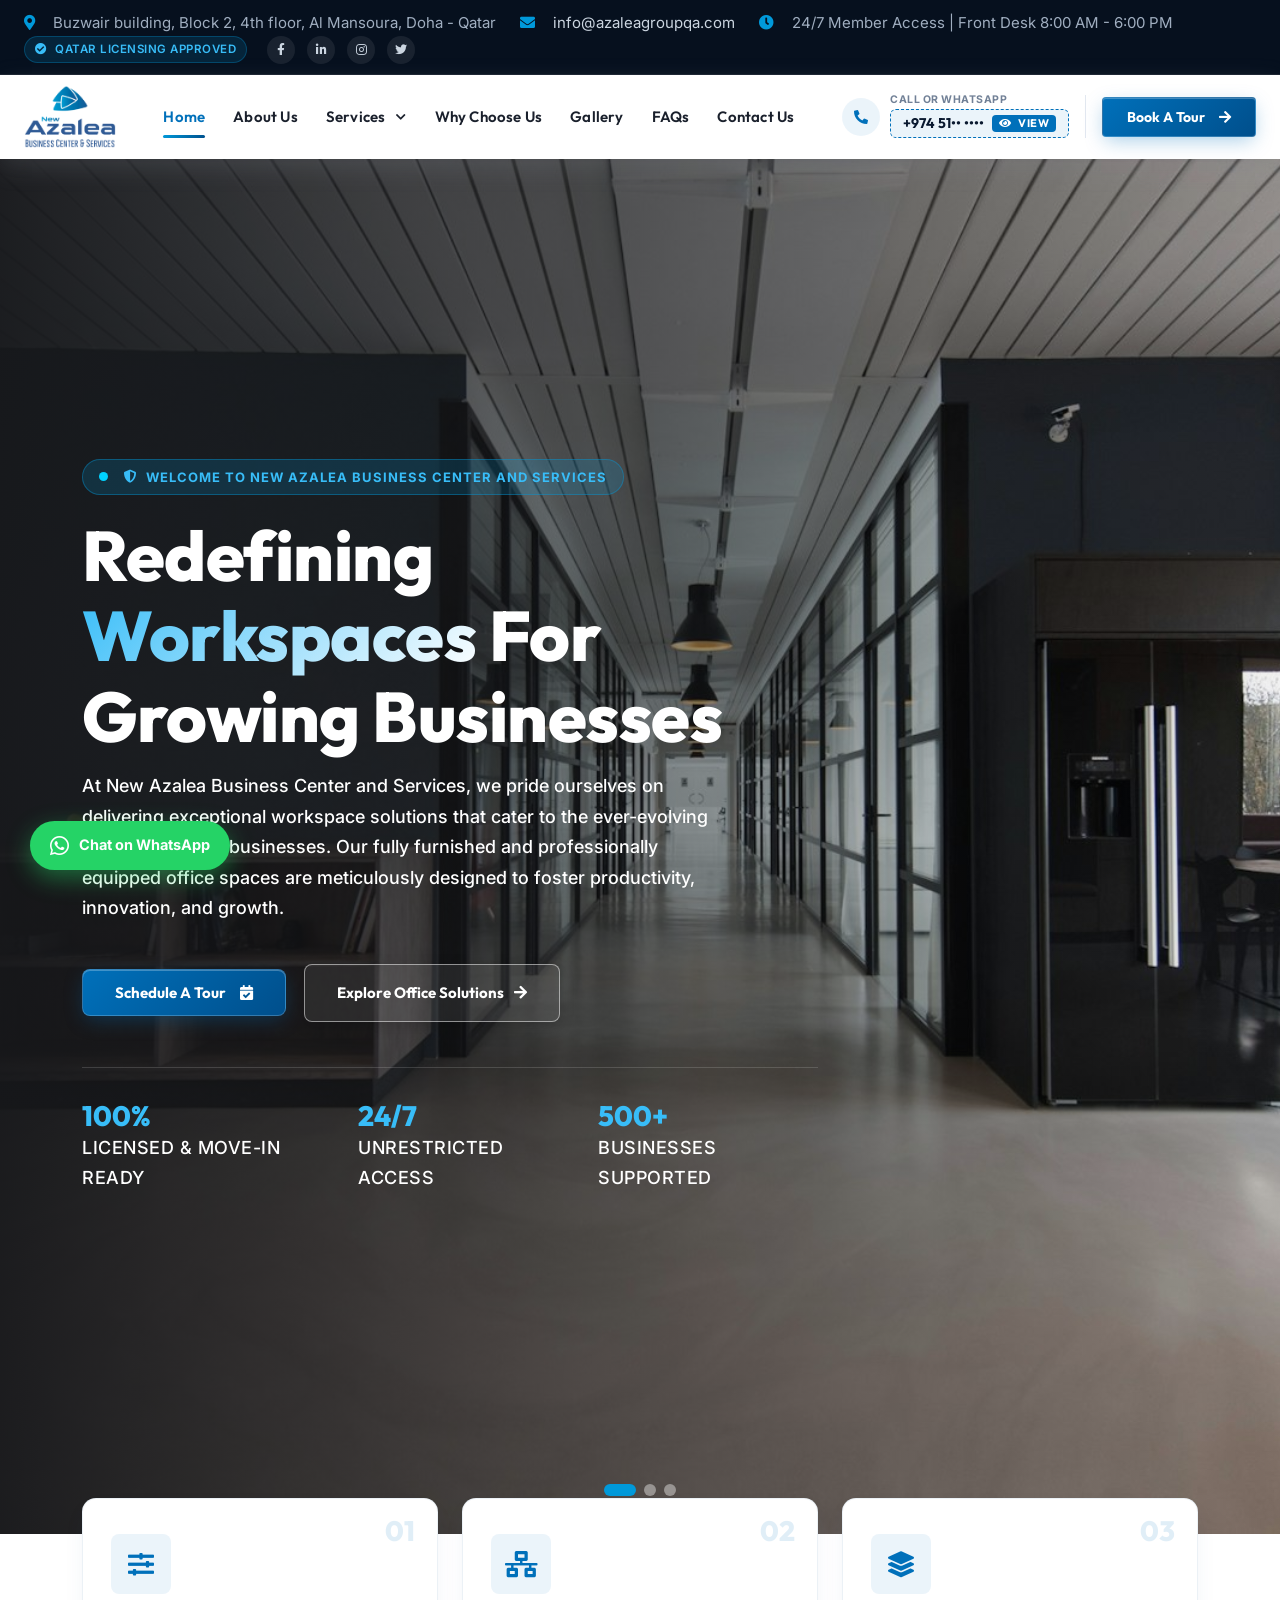
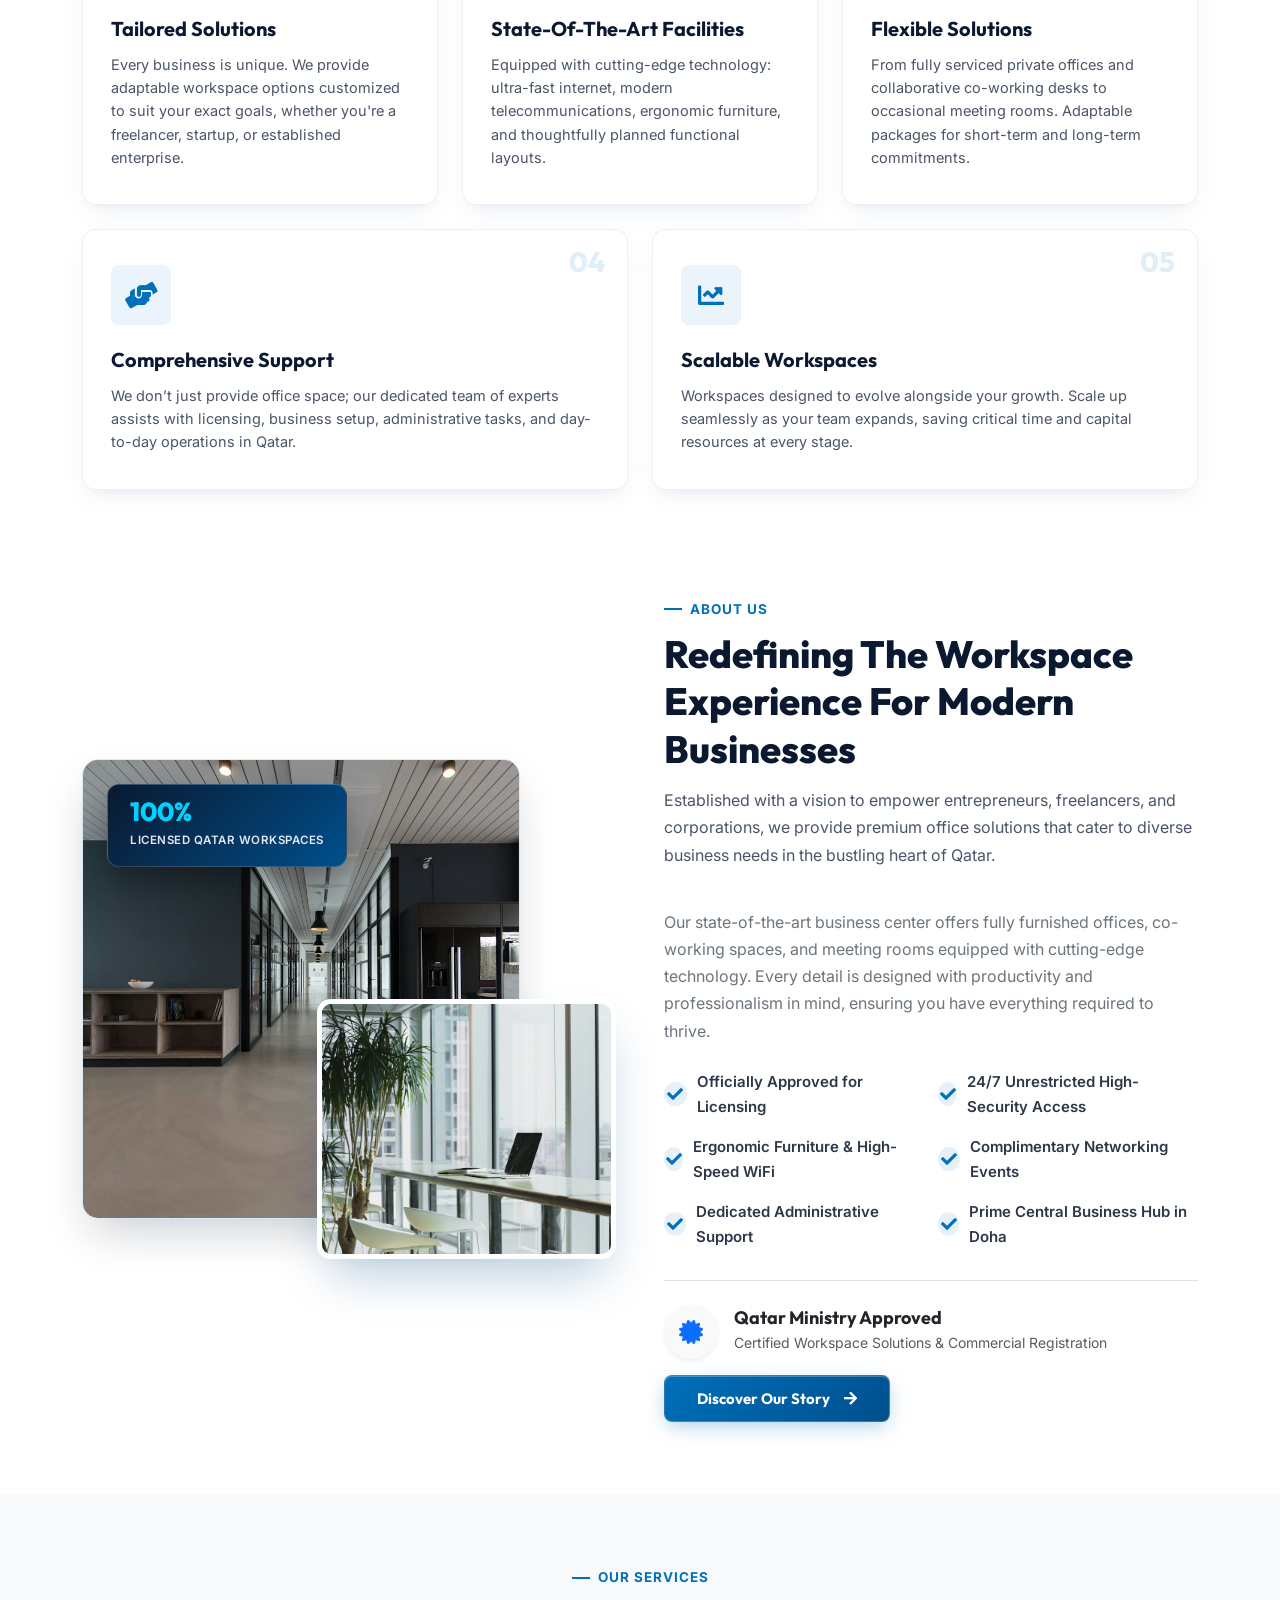
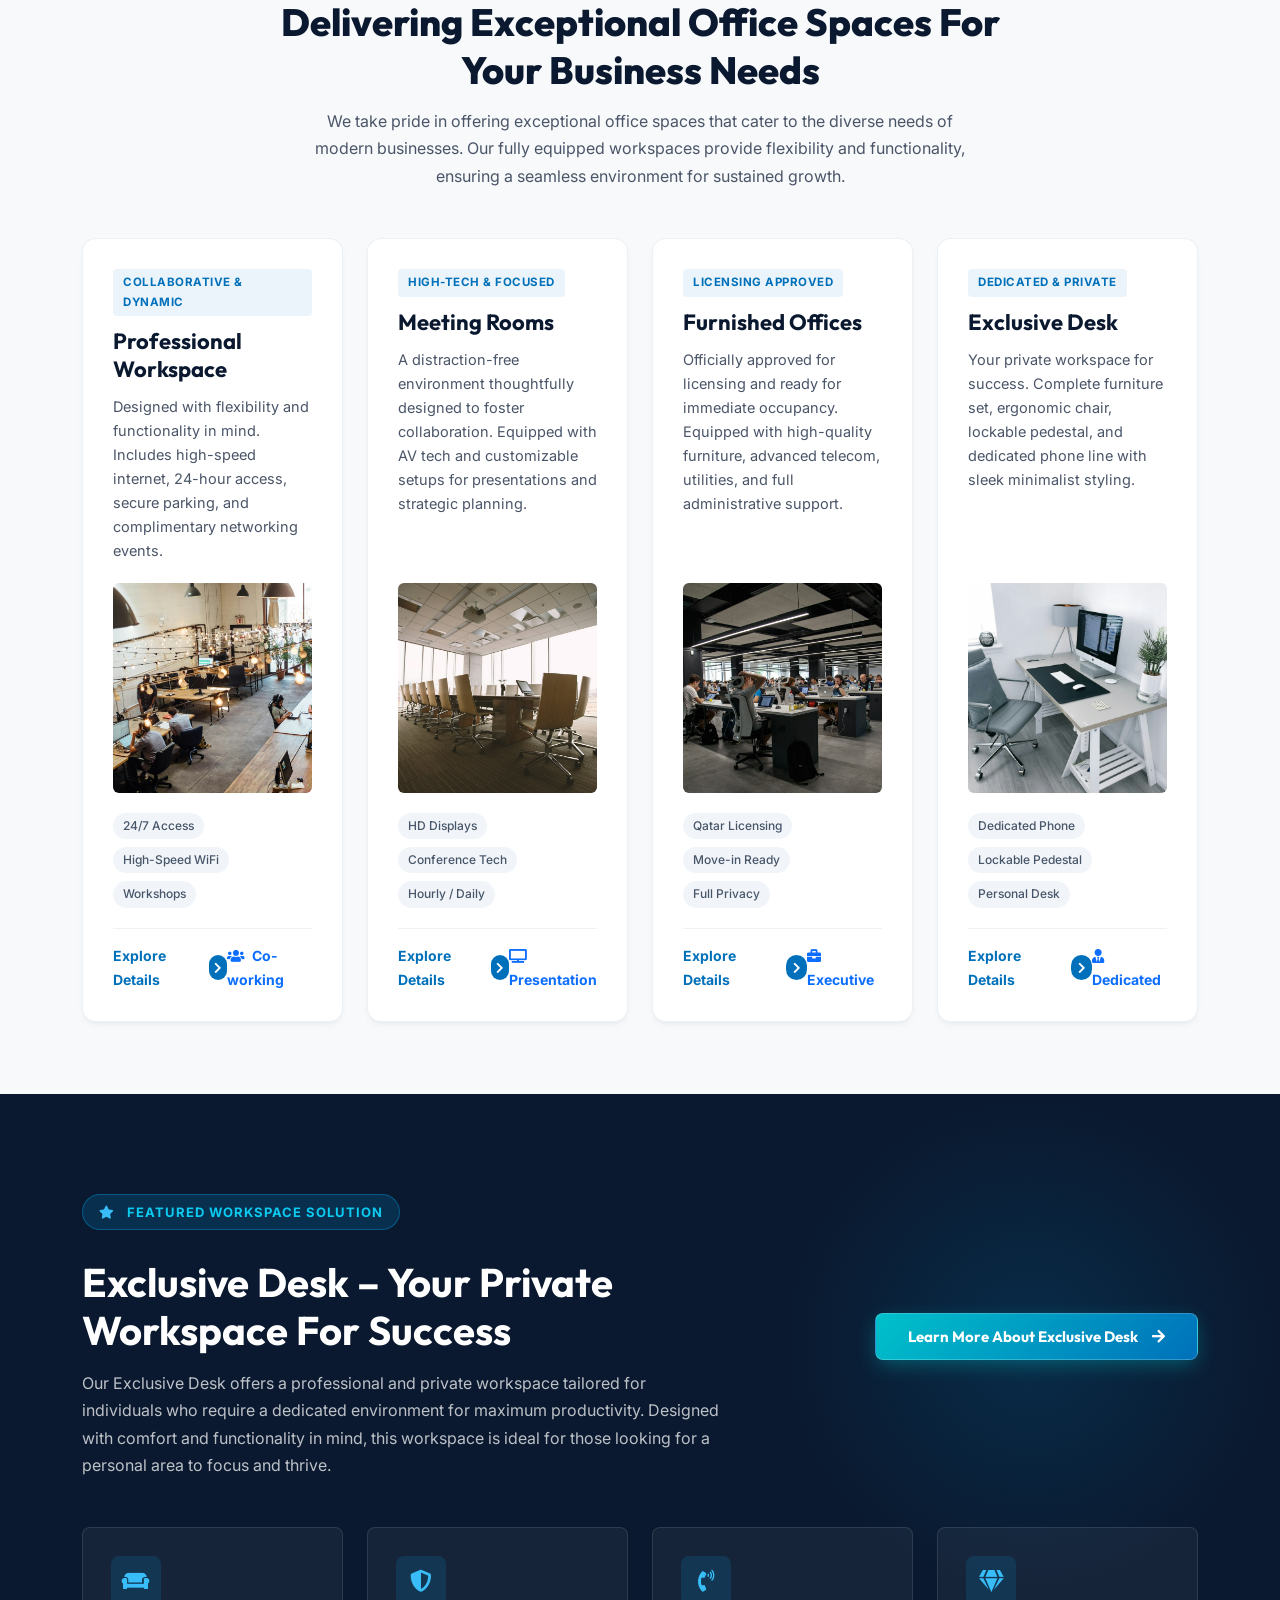
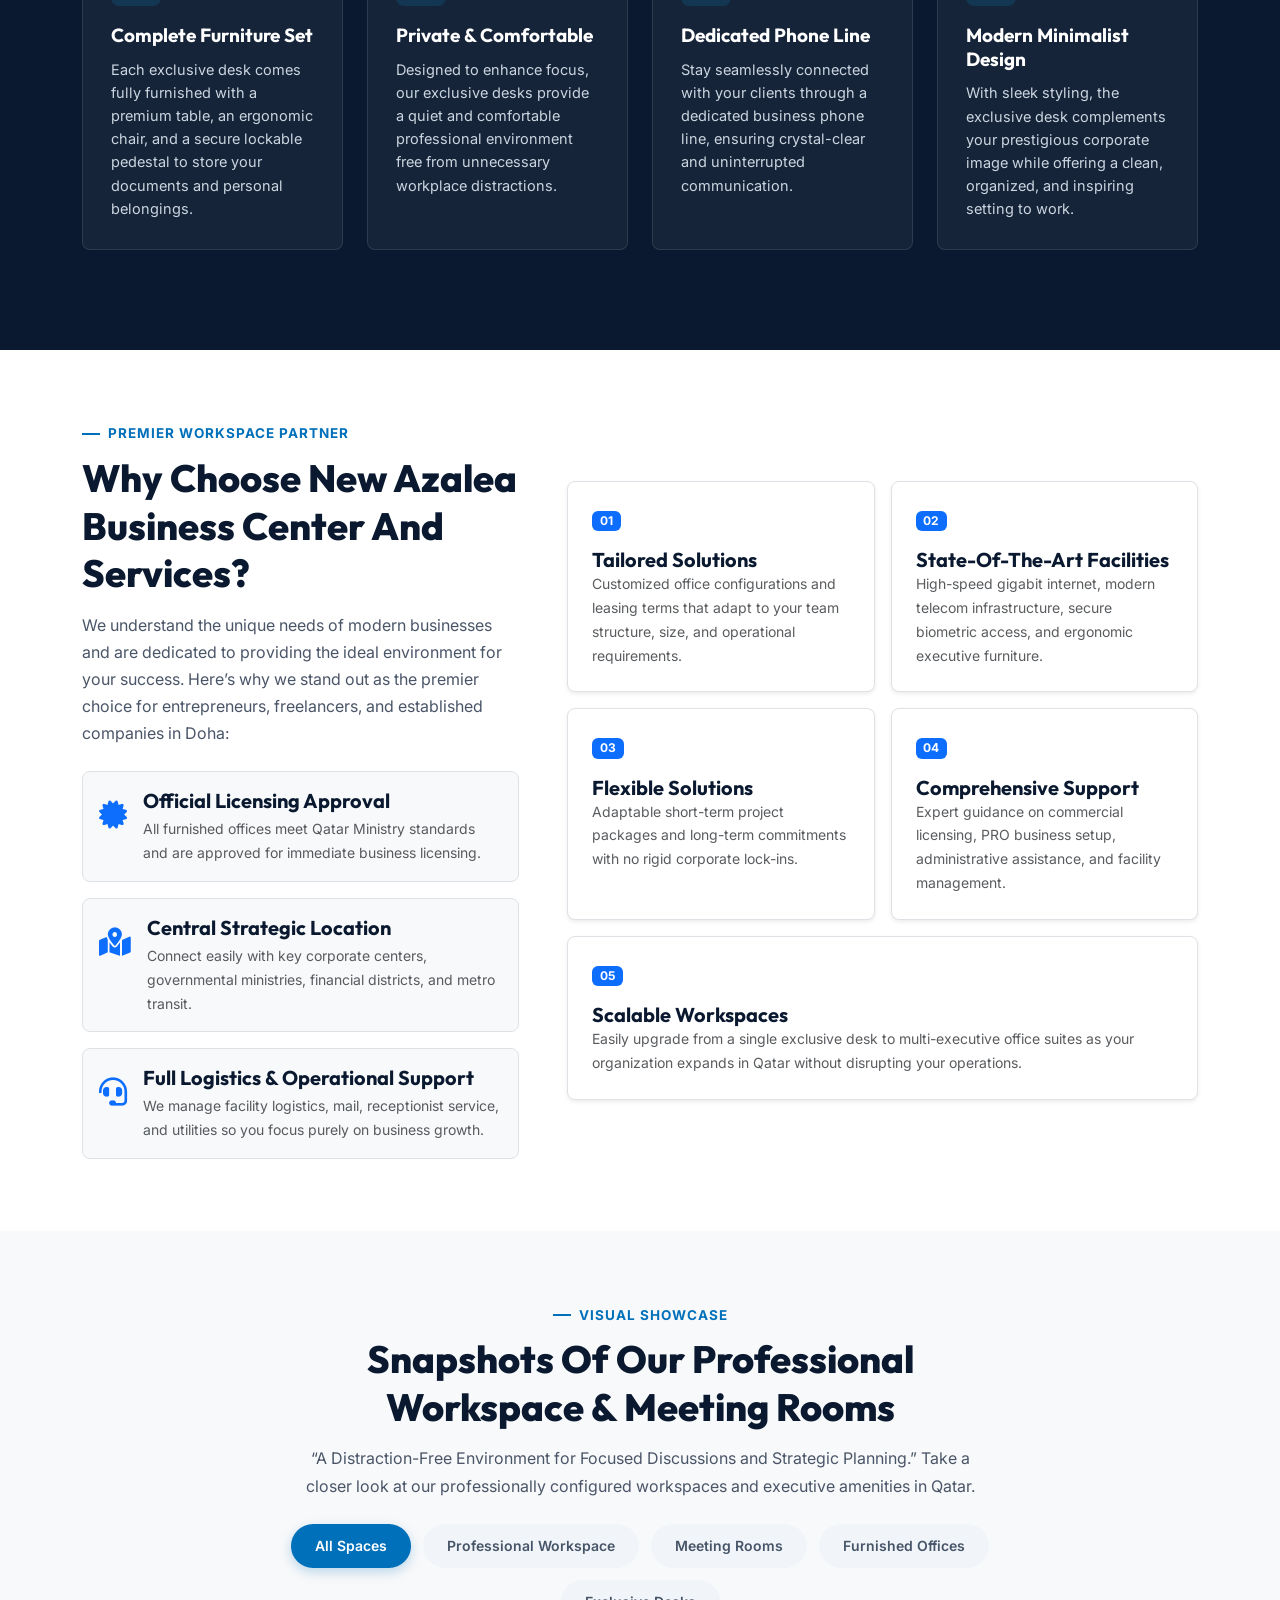
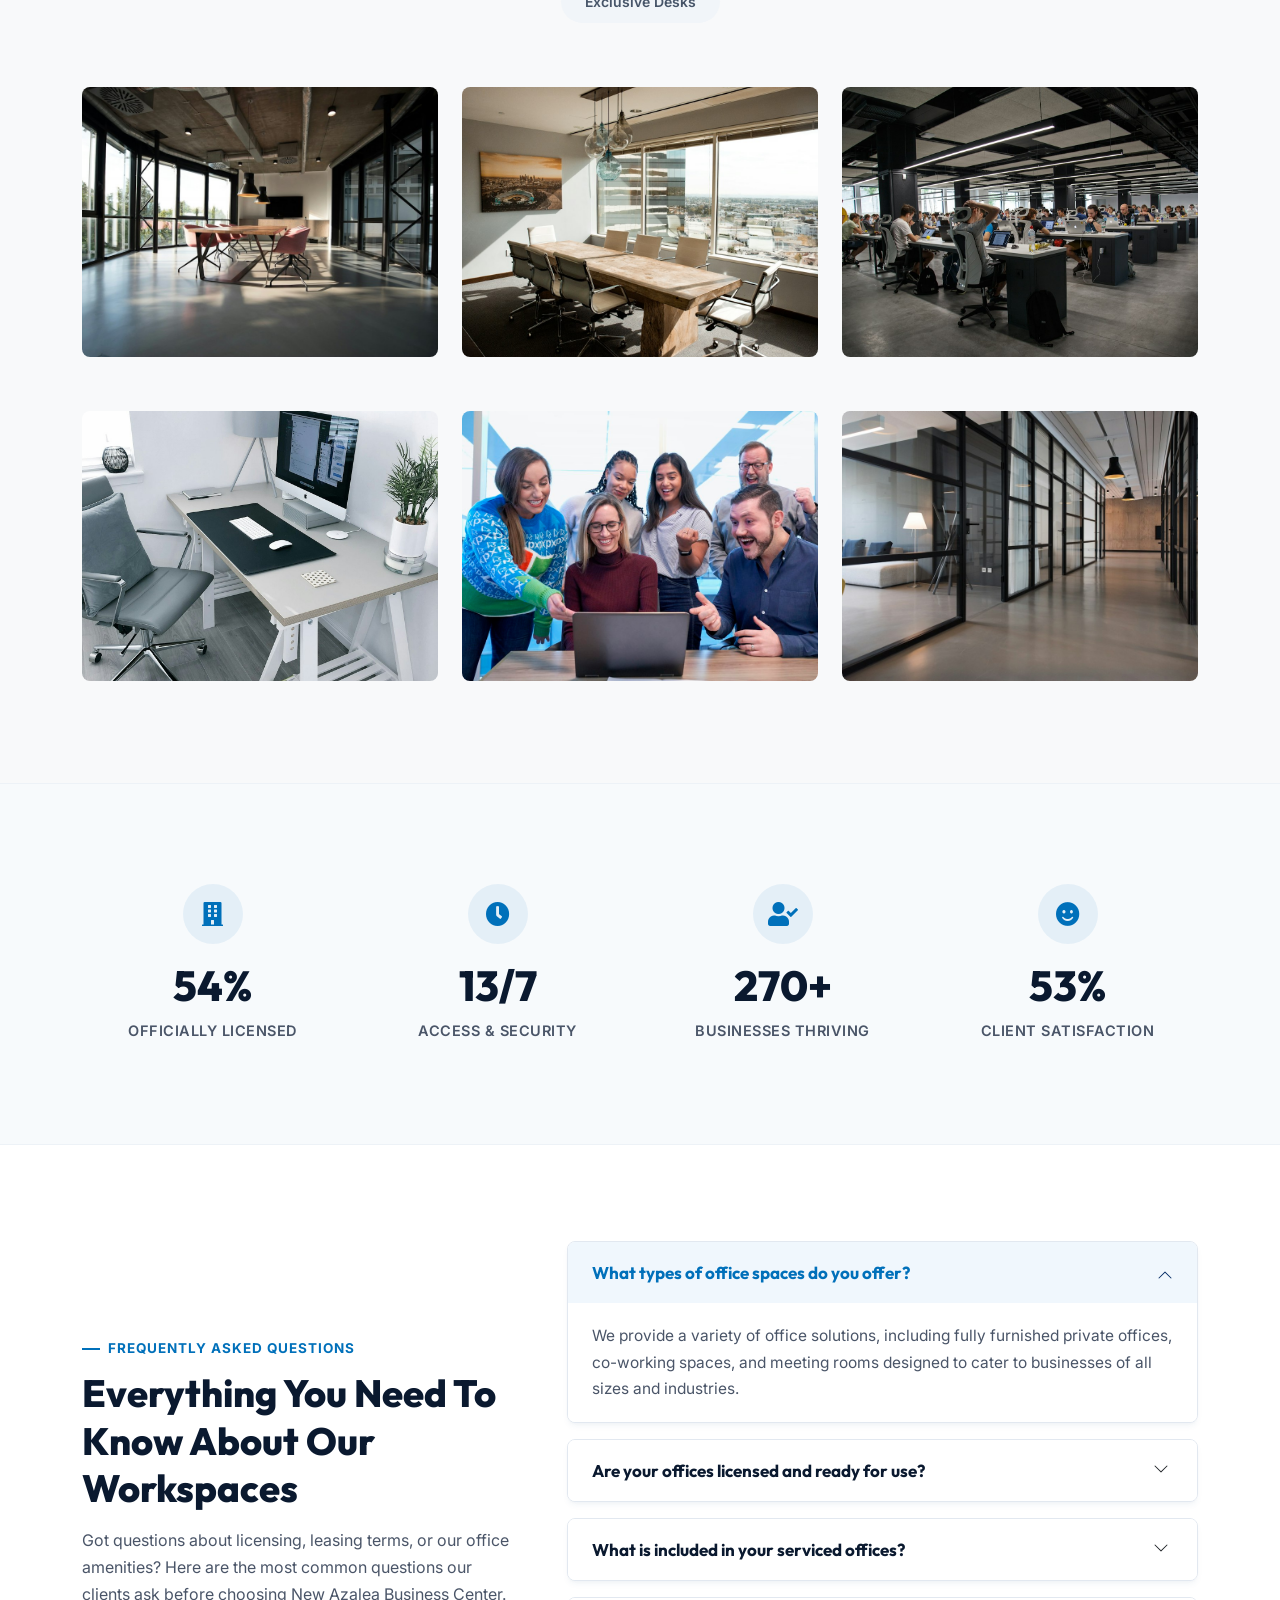
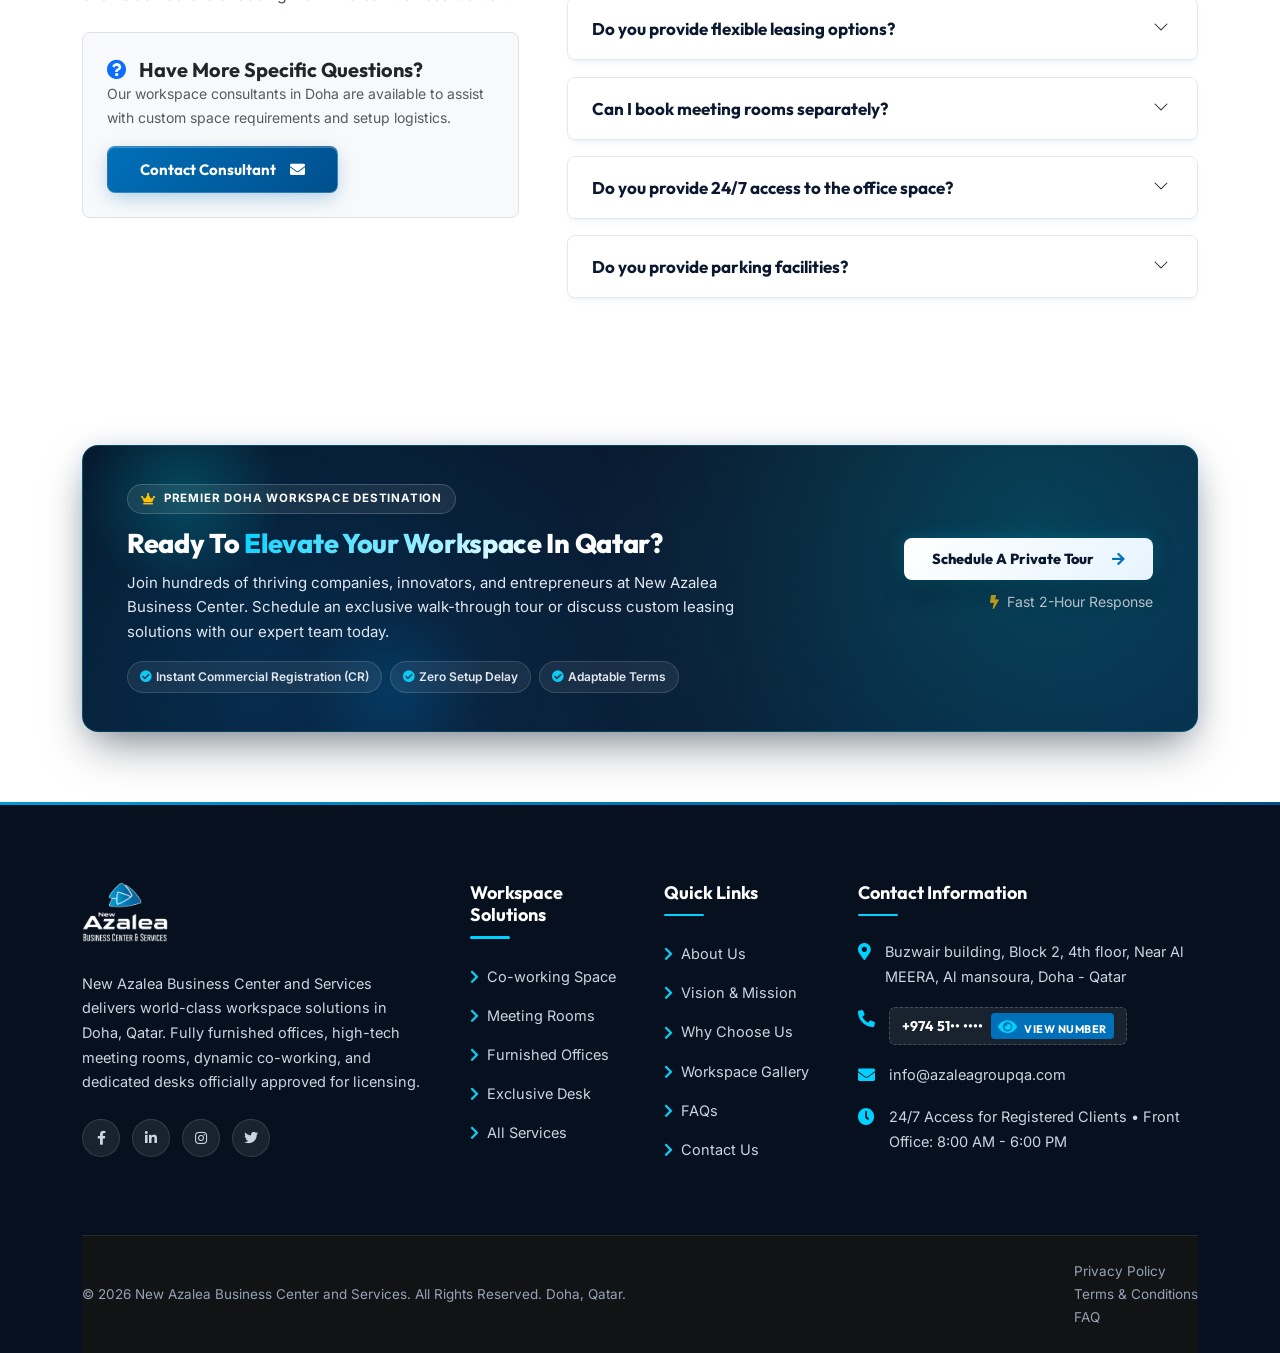
<file: index.html>
<!DOCTYPE html>
<html lang="en">
<head>
  <meta charset="UTF-8">
  <meta name="viewport" content="width=device-width, initial-scale=1.0">
  <title>New Azalea Business Center and Services – Redefining Workspaces in Qatar</title>
  <meta name="description" content="New Azalea Business Center and Services in Doha, Qatar provides fully furnished offices approved for licensing, dynamic co-working spaces, high-tech meeting rooms, and exclusive dedicated desks.">
  <link rel="shortcut icon" href="assets/images/favicon.png" type="image/png">

  <!-- CSS Libraries -->
  <link rel="stylesheet" href="assets/css/bootstrap.min.css">
  <link rel="stylesheet" href="assets/css/font-awesome.css">
  <link rel="stylesheet" href="assets/css/animate.css">
  <link rel="stylesheet" href="assets/css/magnific-popup.css">
  <link rel="stylesheet" href="assets/css/swiper-bundle.min.css">
  <link rel="stylesheet" href="assets/css/main.css?v=10.0">
  <link rel="stylesheet" href="assets/css/custom.css?v=10.0">
</head>
<body>

  <!-- Azalea Luxury Entry Reveal (2-3s) -->
  <div id="azalea-entry-reveal" class="azalea-entry-reveal" aria-hidden="true">
    <div class="entry-reveal-ambient-glow"></div>
    <div class="entry-reveal-container">
      <div class="entry-logo-wrapper">
        <img src="assets/images/logo-white.png" alt="New Azalea Business Center and Services" class="entry-logo-img">
        <div class="entry-logo-shimmer"></div>
      </div>
      <div class="entry-tagline">
        <span>PREMIER DOHA WORKSPACE DESTINATION</span>
      </div>
      <div class="entry-progress-track">
        <div class="entry-progress-bar"></div>
      </div>
    </div>
  </div>


  <!-- Top Bar -->
  <div class="header-top-section">
    <div class="container-fluid px-xxl-5 px-xl-4 px-3">
      <div class="header-top-wrapper">
        <ul class="contact-list">
          <li><i class="fas fa-map-marker-alt"></i> <span>Buzwair building, Block 2, 4th floor, Al Mansoura, Doha - Qatar</span></li>
          <li><i class="fas fa-envelope"></i> <a href="mailto:info@azaleagroupqa.com">info@azaleagroupqa.com</a></li>
          <li><i class="fas fa-clock"></i> <span>24/7 Member Access | Front Desk 8:00 AM - 6:00 PM</span></li>
        </ul>
        <div class="top-bar-right d-none d-md-flex">
          <span class="header-badge"><i class="fas fa-check-circle me-1"></i> Qatar Licensing Approved</span>
          <div class="social-icon">
            <a href="#" aria-label="Facebook"><i class="fab fa-facebook-f"></i></a>
            <a href="#" aria-label="LinkedIn"><i class="fab fa-linkedin-in"></i></a>
            <a href="#" aria-label="Instagram"><i class="fab fa-instagram"></i></a>
            <a href="#" aria-label="Twitter"><i class="fab fa-twitter"></i></a>
          </div>
        </div>
      </div>
    </div>
  </div>

  <!-- Header & Navigation -->
  <header class="header-section-1">
    <div id="header-sticky" class="header-1">
      <div class="container-fluid px-xxl-5 px-xl-4 px-3">
        <div class="header-main">
          <!-- 1. Left: Brand Logo -->
          <div class="logo">
            <a href="index.html" class="header-logo">
              <img src="assets/images/logo.png" alt="New Azalea Business Center and Services">
            </a>
          </div>

          <!-- 2. Center: Primary Corporate Navigation Menu -->
          <nav class="main-menu d-none d-xl-block">
            <ul>
              <li class="active"><a href="index.html">Home</a></li>
              <li><a href="about.html">About Us</a></li>
              <li class="has-dropdown">
                <a href="services.html">Services <i class="fas fa-chevron-down" style="font-size: 11px;"></i></a>
                <ul class="sub-menu">
                  <li><a href="professional-workspace.html"><i class="fas fa-laptop-code me-2 text-primary"></i> Professional Workspace</a></li>
                  <li><a href="meeting-rooms.html"><i class="fas fa-handshake me-2 text-primary"></i> Meeting Rooms</a></li>
                  <li><a href="furnished-offices.html"><i class="fas fa-building me-2 text-primary"></i> Furnished Offices</a></li>
                  <li><a href="exclusive-desk.html"><i class="fas fa-chair me-2 text-primary"></i> Exclusive Desk</a></li>
                </ul>
              </li>
              <li><a href="index.html#why-choose-us">Why Choose Us</a></li>
              <li><a href="index.html#gallery">Gallery</a></li>
              <li><a href="faqs.html">FAQs</a></li>
              <li><a href="contact.html">Contact Us</a></li>
            </ul>
          </nav>

          <!-- 3. Right: Contact Info & CTA Button -->
          <div class="header-right">
            <div class="header-contact-box d-none d-lg-flex">
              <div class="icon">
                <i class="fas fa-phone-alt"></i>
              </div>
              <div class="content">
                <p>Call or WhatsApp</p>
                <div class="phone-reveal-wrapper">
                  <button type="button" class="btn-reveal-phone" title="Click to reveal phone number">
                    <span>+974 51•• ••••</span>
                    <span class="reveal-tag"><i class="fas fa-eye me-1"></i> View</span>
                  </button>
                  <div class="revealed-phone-box">
                    <h6><a href="tel:+97451019991" class="phone-call-link">+974 51019991</a></h6>
                    <a href="https://wa.me/97451019991" target="_blank" class="whatsapp-direct-btn" title="Chat on WhatsApp"><i class="fab fa-whatsapp"></i> WhatsApp</a>
                  </div>
                </div>
              </div>
            </div>

            <div class="header-button d-none d-sm-block">
              <button type="button" class="theme-btn" data-bs-toggle="modal" data-bs-target="#bookingModal">
                <span>Book A Tour</span>
                <i class="fas fa-arrow-right"></i>
              </button>
            </div>

            <!-- Mobile Quick WhatsApp Button (< 576px) -->
            <a href="https://wa.me/97451019991" target="_blank" class="mobile-header-wa d-sm-none" aria-label="Chat on WhatsApp" title="Chat on WhatsApp">
              <i class="fab fa-whatsapp"></i>
            </a>

            <!-- Mobile Hamburger Button -->
            <button class="header__hamburger d-xl-none" aria-label="Toggle menu">
              <i class="fas fa-bars"></i>
            </button>
          </div>
        </div>
      </div>
    </div>
  </header>

  <!-- Mobile Offcanvas Menu -->
  <div class="offcanvas__overlay"></div>
  <div class="offcanvas__info">
    <button class="offcanvas__close" aria-label="Close menu">&times;</button>
    <div class="mb-4">
      <img src="assets/images/logo-white.png" alt="New Azalea Business Center" style="max-height: 56px;">
    </div>
    <ul class="mobile-nav-list">
      <li><a href="index.html">Home</a></li>
      <li><a href="about.html">About Us</a></li>
      <li class="has-dropdown">
        <a href="services.html">Services <i class="fas fa-chevron-down"></i></a>
        <ul class="mobile-sub-menu">
          <li><a href="professional-workspace.html">Professional Workspace</a></li>
          <li><a href="meeting-rooms.html">Meeting Rooms</a></li>
          <li><a href="furnished-offices.html">Furnished Offices</a></li>
          <li><a href="exclusive-desk.html">Exclusive Desk</a></li>
        </ul>
      </li>
      <li><a href="#why-choose-us">Why Choose Us</a></li>
      <li><a href="#gallery">Gallery</a></li>
      <li><a href="faqs.html">FAQs</a></li>
      <li><a href="contact.html">Contact Us</a></li>
    </ul>

    <div class="mt-4 pt-4 border-top border-secondary">
      <div class="mb-3">
        <small class="text-light opacity-75 d-block mb-1">Direct Phone &amp; WhatsApp:</small>
        <div class="phone-reveal-wrapper">
          <button type="button" class="btn-reveal-phone" title="Click to reveal phone number">
            <span>+974 51•• ••••</span>
            <span class="reveal-tag"><i class="fas fa-eye me-1"></i> View</span>
          </button>
          <div class="revealed-phone-box flex-column align-items-start gap-2">
            <a href="tel:+97451019991" class="phone-call-link text-white"><i class="fas fa-phone-alt text-info me-2"></i> +974 51019991</a>
            <a href="https://wa.me/97451019991" target="_blank" class="whatsapp-direct-btn"><i class="fab fa-whatsapp me-1"></i> Chat on WhatsApp</a>
          </div>
        </div>
      </div>
      <p class="text-muted small mb-0"><i class="fas fa-envelope text-info me-2"></i> <a href="mailto:info@azaleagroupqa.com" class="text-light">info@azaleagroupqa.com</a></p>
      <button class="theme-btn w-100 mt-3" data-bs-toggle="modal" data-bs-target="#bookingModal">Book A Tour</button>
    </div>
  </div>

  <!-- Hero Section with Swiper Slider -->
  <section class="hero-section hero-1">
    <div class="swiper hero-slider">
      <div class="swiper-wrapper">

        <!-- Slide 1 -->
        <div class="swiper-slide">

          <div class="hero-image" style="background-image: url('assets/images/workspace-hero.jpg');"></div>
          <div class="container">
            <div class="row align-items-center">
              <div class="col-lg-9 col-xl-8">
                <div class="hero-content">
                  <div class="hero-badge" data-animation="fadeInDown" data-delay=".2s">
                    <span class="badge-pulse-dot"></span><i class="fas fa-shield-alt"></i> Welcome to New Azalea Business Center and Services
                  </div>
                  <h1 data-animation="fadeInLeft" data-delay=".4s">
                    Redefining <span class="gradient-text">Workspaces</span> for Growing Businesses
                  </h1>
                  <p data-animation="fadeInLeft" data-delay=".6s">
                    At New Azalea Business Center and Services, we pride ourselves on delivering exceptional workspace solutions that cater to the ever-evolving needs of today’s businesses. Our fully furnished and professionally equipped office spaces are meticulously designed to foster productivity, innovation, and growth.
                  </p>
                  <div class="hero-button-group" data-animation="fadeInUp" data-delay=".8s">
                    <button class="theme-btn" data-bs-toggle="modal" data-bs-target="#bookingModal">
                      <span>Schedule A Tour</span>
                      <i class="fas fa-calendar-check"></i>
                    </button>
                    <a href="services.html" class="theme-btn-outline">
                      <span>Explore Office Solutions</span>
                      <i class="fas fa-arrow-right"></i>
                    </a>
                  </div>
                  <div class="hero-stats-banner d-none d-md-flex" data-animation="fadeInUp" data-delay="1s">
                    <div class="hero-stat-item">
                      <h4>100%</h4>
                      <p>Licensed &amp; Move-in Ready</p>
                    </div>
                    <div class="hero-stat-item">
                      <h4>24/7</h4>
                      <p>Unrestricted Access</p>
                    </div>
                    <div class="hero-stat-item">
                      <h4>500+</h4>
                      <p>Businesses Supported</p>
                    </div>
                  </div>
                </div>
              </div>
            </div>
          </div>
        </div>

        <!-- Slide 2 -->
        <div class="swiper-slide">

          <div class="hero-image" style="background-image: url('assets/images/workspace-hero-2.jpg');"></div>
          <div class="container">
            <div class="row align-items-center">
              <div class="col-lg-9 col-xl-8">
                <div class="hero-content">
                  <div class="hero-badge" data-animation="fadeInDown" data-delay=".2s">
                    <span class="badge-pulse-dot"></span><i class="fas fa-building"></i> Exceptional Workspaces in Doha, Qatar
                  </div>
                  <h1 data-animation="fadeInLeft" data-delay=".4s">
                    Delivering <span class="gradient-text">Exceptional Office Spaces</span> for Your Needs
                  </h1>
                  <p data-animation="fadeInLeft" data-delay=".6s">
                    Whether you're an entrepreneur kick starting a new venture, a freelancer seeking a flexible setup, or an established company looking to expand your presence, we offer tailored solutions to meet your unique requirements.
                  </p>
                  <div class="hero-button-group" data-animation="fadeInUp" data-delay=".8s">
                    <a href="furnished-offices.html" class="theme-btn">
                      <span>View Furnished Offices</span>
                      <i class="fas fa-door-open"></i>
                    </a>
                    <a href="contact.html" class="theme-btn-outline">
                      <span>Inquire Today</span>
                      <i class="fas fa-paper-plane"></i>
                    </a>
                  </div>
                  <div class="hero-stats-banner d-none d-md-flex" data-animation="fadeInUp" data-delay="1s">
                    <div class="hero-stat-item">
                      <h4>Prime</h4>
                      <p>Doha Business Hub</p>
                    </div>
                    <div class="hero-stat-item">
                      <h4>Flex</h4>
                      <p>Customizable Leasing</p>
                    </div>
                    <div class="hero-stat-item">
                      <h4>0%</h4>
                      <p>Hidden Utility Charges</p>
                    </div>
                  </div>
                </div>
              </div>
            </div>
          </div>
        </div>

        <!-- Slide 3 -->
        <div class="swiper-slide">

          <div class="hero-image" style="background-image: url('assets/images/workspace-hero-3.jpg');"></div>
          <div class="container">
            <div class="row align-items-center">
              <div class="col-lg-9 col-xl-8">
                <div class="hero-content">
                  <div class="hero-badge" data-animation="fadeInDown" data-delay=".2s">
                    <i class="fas fa-check-double"></i> End-to-End Business Support
                  </div>
                  <h1 data-animation="fadeInLeft" data-delay=".4s">
                    Gaining Access to a <span class="gradient-text">World-Class Environment</span>
                  </h1>
                  <p data-animation="fadeInLeft" data-delay=".6s">
                    With flexible leasing options, seamless support services, and a central location that connects you to key business networks, we empower you to focus on what matters most: growing your business. Let New Azalea Business Center and Services be your partner in success.
                  </p>
                  <div class="hero-button-group" data-animation="fadeInUp" data-delay=".8s">
                    <button class="theme-btn" data-bs-toggle="modal" data-bs-target="#bookingModal">
                      <span>Book Free Consultation</span>
                      <i class="fas fa-comments"></i>
                    </button>
                    <a href="about.html" class="theme-btn-outline">
                      <span>Learn About Us</span>
                      <i class="fas fa-info-circle"></i>
                    </a>
                  </div>
                  <div class="hero-stats-banner d-none d-md-flex" data-animation="fadeInUp" data-delay="1s">
                    <div class="hero-stat-item">
                      <h4>Complete</h4>
                      <p>Licensing Assistance</p>
                    </div>
                    <div class="hero-stat-item">
                      <h4>High-Speed</h4>
                      <p>Fiber Optic WiFi</p>
                    </div>
                    <div class="hero-stat-item">
                      <h4>Private</h4>
                      <p>Soundproof Meeting Rooms</p>
                    </div>
                  </div>
                </div>
              </div>
            </div>
          </div>
        </div>

      </div>
      <!-- Pagination -->
      <div class="swiper-pagination"></div>
    </div>
  </section>

  <!-- Quick Feature Strip: 5 Core Advantages -->
  <section class="features-strip-section">
    <div class="container">
      <div class="row g-4">
        <!-- Feature 1 -->
        <div class="col-lg-4 col-md-6 wow fadeInUp" data-wow-delay=".1s">
          <div class="feature-box position-relative">
            <span class="feature-step-num">01</span>
            <div class="icon-wrap">
              <i class="fas fa-sliders-h"></i>
            </div>
            <h4>Tailored Solutions</h4>
            <p>Every business is unique. We provide adaptable workspace options customized to suit your exact goals, whether you're a freelancer, startup, or established enterprise.</p>
          </div>
        </div>

        <!-- Feature 2 -->
        <div class="col-lg-4 col-md-6 wow fadeInUp" data-wow-delay=".2s">
          <div class="feature-box position-relative">
            <span class="feature-step-num">02</span>
            <div class="icon-wrap">
              <i class="fas fa-network-wired"></i>
            </div>
            <h4>State-of-the-Art Facilities</h4>
            <p>Equipped with cutting-edge technology: ultra-fast internet, modern telecommunications, ergonomic furniture, and thoughtfully planned functional layouts.</p>
          </div>
        </div>

        <!-- Feature 3 -->
        <div class="col-lg-4 col-md-6 wow fadeInUp" data-wow-delay=".3s">
          <div class="feature-box position-relative">
            <span class="feature-step-num">03</span>
            <div class="icon-wrap">
              <i class="fas fa-layer-group"></i>
            </div>
            <h4>Flexible Solutions</h4>
            <p>From fully serviced private offices and collaborative co-working desks to occasional meeting rooms. Adaptable packages for short-term and long-term commitments.</p>
          </div>
        </div>

        <!-- Feature 4 -->
        <div class="col-lg-6 col-md-6 wow fadeInUp" data-wow-delay=".4s">
          <div class="feature-box position-relative">
            <span class="feature-step-num">04</span>
            <div class="icon-wrap">
              <i class="fas fa-hands-helping"></i>
            </div>
            <h4>Comprehensive Support</h4>
            <p>We don’t just provide office space; our dedicated team of experts assists with licensing, business setup, administrative tasks, and day-to-day operations in Qatar.</p>
          </div>
        </div>

        <!-- Feature 5 -->
        <div class="col-lg-6 col-md-6 wow fadeInUp" data-wow-delay=".5s">
          <div class="feature-box position-relative">
            <span class="feature-step-num">05</span>
            <div class="icon-wrap">
              <i class="fas fa-chart-line"></i>
            </div>
            <h4>Scalable Workspaces</h4>
            <p>Workspaces designed to evolve alongside your growth. Scale up seamlessly as your team expands, saving critical time and capital resources at every stage.</p>
          </div>
        </div>
      </div>
    </div>
  </section>

  <!-- About Us Section -->
  <section class="about-section py-5 my-4" id="about">
    <div class="container">
      <div class="row align-items-center g-5">
        <!-- About Images Composition -->
        <div class="col-lg-6">
          <div class="about-modern-composition">
            <img src="assets/images/about-business-center.jpg" class="about-img-primary" alt="New Azalea Business Center Executive Interior">
            <img src="assets/images/about-modern-interior.jpg" class="about-img-secondary" alt="Meeting Space at New Azalea Business Center">
            <div class="about-stat-pill">
              <h4>100%</h4>
              <span>Licensed Qatar Workspaces</span>
            </div>
          </div>
        </div>

        <!-- About Text Content -->
        <div class="col-lg-6 wow fadeInRight" data-wow-delay=".4s">
          <div class="section-title">
            <span class="sub-badge">About Us</span>
            <h2>Redefining the Workspace Experience for Modern Businesses</h2>
            <p>
              Established with a vision to empower entrepreneurs, freelancers, and corporations, we provide premium office solutions that cater to diverse business needs in the bustling heart of Qatar.
            </p>
          </div>

          <p class="text-secondary mb-4">
            Our state-of-the-art business center offers fully furnished offices, co-working spaces, and meeting rooms equipped with cutting-edge technology. Every detail is designed with productivity and professionalism in mind, ensuring you have everything required to thrive.
          </p>

          <ul class="about-features-list">
            <li><i class="fas fa-check"></i> Officially Approved for Licensing</li>
            <li><i class="fas fa-check"></i> 24/7 Unrestricted High-Security Access</li>
            <li><i class="fas fa-check"></i> Ergonomic Furniture & High-Speed WiFi</li>
            <li><i class="fas fa-check"></i> Complimentary Networking Events</li>
            <li><i class="fas fa-check"></i> Dedicated Administrative Support</li>
            <li><i class="fas fa-check"></i> Prime Central Business Hub in Doha</li>
          </ul>

          <div class="d-flex align-items-center justify-content-between flex-wrap gap-3 pt-4 border-top">
            <div class="d-flex align-items-center gap-3">
              <div class="trust-badge-icon d-flex align-items-center justify-content-center text-primary bg-light rounded-circle shadow-sm" style="width: 54px; height: 54px; font-size: 24px;">
                <i class="fas fa-certificate"></i>
              </div>
              <div>
                <h6 class="mb-0 fw-bold text-dark">Qatar Ministry Approved</h6>
                <small class="text-muted">Certified Workspace Solutions &amp; Commercial Registration</small>
              </div>
            </div>
            <a href="about.html" class="theme-btn">
              <span>Discover Our Story</span>
              <i class="fas fa-arrow-right"></i>
            </a>
          </div>
        </div>
      </div>
    </div>
  </section>

  <!-- Core Services Showcase -->
  <section class="services-section py-5 bg-light" id="services">
    <div class="container py-4">
      <div class="row justify-content-center text-center mb-5">
        <div class="col-lg-8">
          <div class="section-title mb-0">
            <span class="sub-badge">Our Services</span>
            <h2>Delivering Exceptional Office Spaces for Your Business Needs</h2>
            <p class="mx-auto">
              We take pride in offering exceptional office spaces that cater to the diverse needs of modern businesses. Our fully equipped workspaces provide flexibility and functionality, ensuring a seamless environment for sustained growth.
            </p>
          </div>
        </div>
      </div>

      <div class="row g-4">
        <!-- Service 1: Professional Workspace -->
        <div class="col-lg-6 col-xl-3 wow fadeInUp" data-wow-delay=".1s">
          <div class="service-card-item">
            <span class="service-badge">Collaborative &amp; Dynamic</span>
            <h3><a href="professional-workspace.html">Professional Workspace</a></h3>
            <p>
              Designed with flexibility and functionality in mind. Includes high-speed internet, 24-hour access, secure parking, and complimentary networking events.
            </p>
            <div class="service-card-thumb">
              <img src="assets/images/services/service-professional-workspace.jpg" alt="Professional Workspace in Qatar">
            </div>
            <div class="service-feature-tags">
              <span>24/7 Access</span>
              <span>High-Speed WiFi</span>
              <span>Workshops</span>
            </div>
            <div class="service-card-footer">
              <a href="professional-workspace.html" class="link-btn">
                <span>Explore Details</span>
                <i class="fas fa-chevron-right"></i>
              </a>
              <span class="text-primary fw-bold small"><i class="fas fa-users me-1"></i> Co-working</span>
            </div>
          </div>
        </div>

        <!-- Service 2: Meeting Rooms -->
        <div class="col-lg-6 col-xl-3 wow fadeInUp" data-wow-delay=".2s">
          <div class="service-card-item">
            <span class="service-badge">High-Tech &amp; Focused</span>
            <h3><a href="meeting-rooms.html">Meeting Rooms</a></h3>
            <p>
              A distraction-free environment thoughtfully designed to foster collaboration. Equipped with AV tech and customizable setups for presentations and strategic planning.
            </p>
            <div class="service-card-thumb">
              <img src="assets/images/services/service-meeting-rooms.jpg" alt="Meeting Rooms in Doha">
            </div>
            <div class="service-feature-tags">
              <span>HD Displays</span>
              <span>Conference Tech</span>
              <span>Hourly / Daily</span>
            </div>
            <div class="service-card-footer">
              <a href="meeting-rooms.html" class="link-btn">
                <span>Explore Details</span>
                <i class="fas fa-chevron-right"></i>
              </a>
              <span class="text-primary fw-bold small"><i class="fas fa-tv me-1"></i> Presentation</span>
            </div>
          </div>
        </div>

        <!-- Service 3: Furnished Offices -->
        <div class="col-lg-6 col-xl-3 wow fadeInUp" data-wow-delay=".3s">
          <div class="service-card-item">
            <span class="service-badge">Licensing Approved</span>
            <h3><a href="furnished-offices.html">Furnished Offices</a></h3>
            <p>
              Officially approved for licensing and ready for immediate occupancy. Equipped with high-quality furniture, advanced telecom, utilities, and full administrative support.
            </p>
            <div class="service-card-thumb">
              <img src="assets/images/services/service-furnished-offices.jpg" alt="Furnished Offices in Qatar">
            </div>
            <div class="service-feature-tags">
              <span>Qatar Licensing</span>
              <span>Move-in Ready</span>
              <span>Full Privacy</span>
            </div>
            <div class="service-card-footer">
              <a href="furnished-offices.html" class="link-btn">
                <span>Explore Details</span>
                <i class="fas fa-chevron-right"></i>
              </a>
              <span class="text-primary fw-bold small"><i class="fas fa-briefcase me-1"></i> Executive</span>
            </div>
          </div>
        </div>

        <!-- Service 4: Exclusive Desk -->
        <div class="col-lg-6 col-xl-3 wow fadeInUp" data-wow-delay=".4s">
          <div class="service-card-item">
            <span class="service-badge">Dedicated &amp; Private</span>
            <h3><a href="exclusive-desk.html">Exclusive Desk</a></h3>
            <p>
              Your private workspace for success. Complete furniture set, ergonomic chair, lockable pedestal, and dedicated phone line with sleek minimalist styling.
            </p>
            <div class="service-card-thumb">
              <img src="assets/images/services/service-exclusive-desk.jpg" alt="Exclusive Desk Workspace">
            </div>
            <div class="service-feature-tags">
              <span>Dedicated Phone</span>
              <span>Lockable Pedestal</span>
              <span>Personal Desk</span>
            </div>
            <div class="service-card-footer">
              <a href="exclusive-desk.html" class="link-btn">
                <span>Explore Details</span>
                <i class="fas fa-chevron-right"></i>
              </a>
              <span class="text-primary fw-bold small"><i class="fas fa-user-tie me-1"></i> Dedicated</span>
            </div>
          </div>
        </div>

      </div>
    </div>
  </section>

  <!-- Exclusive Desk Spotlight Section -->
  <section class="exclusive-desk-section">
    <div class="container">
      <div class="row align-items-center mb-5">
        <div class="col-lg-7">
          <span class="hero-badge text-info"><i class="fas fa-star me-1"></i> Featured Workspace Solution</span>
          <h2 class="display-6 fw-bold mt-2">Exclusive Desk – Your Private Workspace for Success</h2>
          <p class="text-light opacity-75 mt-3 mb-0">
            Our Exclusive Desk offers a professional and private workspace tailored for individuals who require a dedicated environment for maximum productivity. Designed with comfort and functionality in mind, this workspace is ideal for those looking for a personal area to focus and thrive.
          </p>
        </div>
        <div class="col-lg-5 text-lg-end mt-4 mt-lg-0">
          <a href="exclusive-desk.html" class="theme-btn theme-btn-cyan">
            <span>Learn More About Exclusive Desk</span>
            <i class="fas fa-arrow-right"></i>
          </a>
        </div>
      </div>

      <div class="row g-4">
        <!-- Feature 1 -->
        <div class="col-lg-3 col-md-6 wow fadeInUp" data-wow-delay=".1s">
          <div class="exclusive-desk-card">
            <div class="icon">
              <i class="fas fa-couch"></i>
            </div>
            <h4>Complete Furniture Set</h4>
            <p>Each exclusive desk comes fully furnished with a premium table, an ergonomic chair, and a secure lockable pedestal to store your documents and personal belongings.</p>
          </div>
        </div>

        <!-- Feature 2 -->
        <div class="col-lg-3 col-md-6 wow fadeInUp" data-wow-delay=".2s">
          <div class="exclusive-desk-card">
            <div class="icon">
              <i class="fas fa-shield-alt"></i>
            </div>
            <h4>Private &amp; Comfortable</h4>
            <p>Designed to enhance focus, our exclusive desks provide a quiet and comfortable professional environment free from unnecessary workplace distractions.</p>
          </div>
        </div>

        <!-- Feature 3 -->
        <div class="col-lg-3 col-md-6 wow fadeInUp" data-wow-delay=".3s">
          <div class="exclusive-desk-card">
            <div class="icon">
              <i class="fas fa-phone-volume"></i>
            </div>
            <h4>Dedicated Phone Line</h4>
            <p>Stay seamlessly connected with your clients through a dedicated business phone line, ensuring crystal-clear and uninterrupted communication.</p>
          </div>
        </div>

        <!-- Feature 4 -->
        <div class="col-lg-3 col-md-6 wow fadeInUp" data-wow-delay=".4s">
          <div class="exclusive-desk-card">
            <div class="icon">
              <i class="fas fa-gem"></i>
            </div>
            <h4>Modern Minimalist Design</h4>
            <p>With sleek styling, the exclusive desk complements your prestigious corporate image while offering a clean, organized, and inspiring setting to work.</p>
          </div>
        </div>
      </div>
    </div>
  </section>

  <!-- Why Choose Us Section -->
  <section class="why-choose-us py-5" id="why-choose-us">
    <div class="container py-4">
      <div class="row align-items-center g-5">
        <div class="col-lg-5 wow fadeInLeft" data-wow-delay=".2s">
          <div class="section-title mb-4">
            <span class="sub-badge">Premier Workspace Partner</span>
            <h2>Why Choose New Azalea Business Center and Services?</h2>
            <p>
              We understand the unique needs of modern businesses and are dedicated to providing the ideal environment for your success. Here’s why we stand out as the premier choice for entrepreneurs, freelancers, and established companies in Doha:
            </p>
          </div>

          <div class="d-flex flex-column gap-3">
            <div class="d-flex align-items-start gap-3 p-3 bg-light rounded-3 border">
              <div class="text-primary fs-3 mt-1"><i class="fas fa-certificate"></i></div>
              <div>
                <h5 class="fw-bold mb-1">Official Licensing Approval</h5>
                <p class="mb-0 text-muted small">All furnished offices meet Qatar Ministry standards and are approved for immediate business licensing.</p>
              </div>
            </div>

            <div class="d-flex align-items-start gap-3 p-3 bg-light rounded-3 border">
              <div class="text-primary fs-3 mt-1"><i class="fas fa-map-marked-alt"></i></div>
              <div>
                <h5 class="fw-bold mb-1">Central Strategic Location</h5>
                <p class="mb-0 text-muted small">Connect easily with key corporate centers, governmental ministries, financial districts, and metro transit.</p>
              </div>
            </div>

            <div class="d-flex align-items-start gap-3 p-3 bg-light rounded-3 border">
              <div class="text-primary fs-3 mt-1"><i class="fas fa-headset"></i></div>
              <div>
                <h5 class="fw-bold mb-1">Full Logistics &amp; Operational Support</h5>
                <p class="mb-0 text-muted small">We manage facility logistics, mail, receptionist service, and utilities so you focus purely on business growth.</p>
              </div>
            </div>
          </div>
        </div>

        <div class="col-lg-7 wow fadeInRight" data-wow-delay=".4s">
          <div class="row g-3">
            <div class="col-sm-6">
              <div class="p-4 bg-white rounded-3 shadow-sm border h-100">
                <span class="badge bg-primary text-white mb-3">01</span>
                <h5 class="fw-bold">Tailored Solutions</h5>
                <p class="text-muted small mb-0">Customized office configurations and leasing terms that adapt to your team structure, size, and operational requirements.</p>
              </div>
            </div>
            <div class="col-sm-6">
              <div class="p-4 bg-white rounded-3 shadow-sm border h-100">
                <span class="badge bg-primary text-white mb-3">02</span>
                <h5 class="fw-bold">State-of-the-Art Facilities</h5>
                <p class="text-muted small mb-0">High-speed gigabit internet, modern telecom infrastructure, secure biometric access, and ergonomic executive furniture.</p>
              </div>
            </div>
            <div class="col-sm-6">
              <div class="p-4 bg-white rounded-3 shadow-sm border h-100">
                <span class="badge bg-primary text-white mb-3">03</span>
                <h5 class="fw-bold">Flexible Solutions</h5>
                <p class="text-muted small mb-0">Adaptable short-term project packages and long-term commitments with no rigid corporate lock-ins.</p>
              </div>
            </div>
            <div class="col-sm-6">
              <div class="p-4 bg-white rounded-3 shadow-sm border h-100">
                <span class="badge bg-primary text-white mb-3">04</span>
                <h5 class="fw-bold">Comprehensive Support</h5>
                <p class="text-muted small mb-0">Expert guidance on commercial licensing, PRO business setup, administrative assistance, and facility management.</p>
              </div>
            </div>
            <div class="col-12">
              <div class="p-4 bg-white rounded-3 shadow-sm border">
                <span class="badge bg-primary text-white mb-3">05</span>
                <h5 class="fw-bold">Scalable Workspaces</h5>
                <p class="text-muted small mb-0">Easily upgrade from a single exclusive desk to multi-executive office suites as your organization expands in Qatar without disrupting your operations.</p>
              </div>
            </div>
          </div>
        </div>
      </div>
    </div>
  </section>

  <!-- Interactive Snapshots & Gallery Section -->
  <section class="gallery-section py-5 bg-light" id="gallery">
    <div class="container py-4">
      <div class="row justify-content-center text-center mb-4">
        <div class="col-lg-8">
          <div class="section-title mb-4">
            <span class="sub-badge">Visual Showcase</span>
            <h2>Snapshots of Our Professional Workspace &amp; Meeting Rooms</h2>
            <p class="mx-auto">
              “A Distraction-Free Environment for Focused Discussions and Strategic Planning.” Take a closer look at our professionally configured workspaces and executive amenities in Qatar.
            </p>
          </div>

          <!-- Category Filter Tabs -->
          <div class="gallery-tab-buttons">
            <button class="gallery-tab-btn active" data-filter="all">All Spaces</button>
            <button class="gallery-tab-btn" data-filter="workspace">Professional Workspace</button>
            <button class="gallery-tab-btn" data-filter="meeting">Meeting Rooms</button>
            <button class="gallery-tab-btn" data-filter="office">Furnished Offices</button>
            <button class="gallery-tab-btn" data-filter="desk">Exclusive Desks</button>
          </div>
        </div>
      </div>

      <div class="row g-4" id="galleryGrid">
        <!-- Gallery Item 1 -->
        <div class="col-lg-4 col-md-6 gallery-item-wrap" data-category="workspace">
          <div class="gallery-item">
            <img src="assets/images/gallery/workspace-gallery-1.jpg" alt="Co-working and Open Plan Area">
            <a href="assets/images/gallery/workspace-gallery-1.jpg" class="gallery-overlay gallery-zoom-link" title="Professional Co-working Hub">
              <h5>Dynamic Co-working Hub</h5>
              <span>High-Speed WiFi &bull; Collaborative Tables</span>
              <div class="gallery-zoom-icon"><i class="fas fa-search-plus"></i></div>
            </a>
          </div>
        </div>

        <!-- Gallery Item 2 -->
        <div class="col-lg-4 col-md-6 gallery-item-wrap" data-category="meeting">
          <div class="gallery-item">
            <img src="assets/images/gallery/meeting-room-detail-1.jpg" alt="Executive Meeting Room">
            <a href="assets/images/gallery/meeting-room-detail-1.jpg" class="gallery-overlay gallery-zoom-link" title="Executive Conference Room">
              <h5>Executive Boardroom</h5>
              <span>HD Video Conferencing &bull; Soundproof</span>
              <div class="gallery-zoom-icon"><i class="fas fa-search-plus"></i></div>
            </a>
          </div>
        </div>

        <!-- Gallery Item 3 -->
        <div class="col-lg-4 col-md-6 gallery-item-wrap" data-category="office">
          <div class="gallery-item">
            <img src="assets/images/services/service-furnished-offices.jpg" alt="Furnished Private Office">
            <a href="assets/images/services/service-furnished-offices.jpg" class="gallery-overlay gallery-zoom-link" title="Private Furnished Office">
              <h5>Private Corporate Office</h5>
              <span>Approved for Qatar Licensing &bull; Ergonomic</span>
              <div class="gallery-zoom-icon"><i class="fas fa-search-plus"></i></div>
            </a>
          </div>
        </div>

        <!-- Gallery Item 4 -->
        <div class="col-lg-4 col-md-6 gallery-item-wrap" data-category="desk">
          <div class="gallery-item">
            <img src="assets/images/services/service-exclusive-desk.jpg" alt="Exclusive Dedicated Desk">
            <a href="assets/images/services/service-exclusive-desk.jpg" class="gallery-overlay gallery-zoom-link" title="Exclusive Desk Workspace">
              <h5>Exclusive Dedicated Desk</h5>
              <span>Lockable Pedestal &bull; Dedicated Phone</span>
              <div class="gallery-zoom-icon"><i class="fas fa-search-plus"></i></div>
            </a>
          </div>
        </div>

        <!-- Gallery Item 5 -->
        <div class="col-lg-4 col-md-6 gallery-item-wrap" data-category="meeting">
          <div class="gallery-item">
            <img src="assets/images/gallery/meeting-room-detail-2.jpg" alt="Strategic Planning Room">
            <a href="assets/images/gallery/meeting-room-detail-2.jpg" class="gallery-overlay gallery-zoom-link" title="Strategic Discussion Room">
              <h5>Brainstorming &amp; Strategy Suite</h5>
              <span>Presentation Board &bull; Comfort Seating</span>
              <div class="gallery-zoom-icon"><i class="fas fa-search-plus"></i></div>
            </a>
          </div>
        </div>

        <!-- Gallery Item 6 -->
        <div class="col-lg-4 col-md-6 gallery-item-wrap" data-category="workspace">
          <div class="gallery-item">
            <img src="assets/images/gallery/workspace-gallery-2.jpg" alt="Collaborative Lounge">
            <a href="assets/images/gallery/workspace-gallery-2.jpg" class="gallery-overlay gallery-zoom-link" title="Breakout & Networking Lounge">
              <h5>Networking &amp; Coffee Lounge</h5>
              <span>Complimentary Coffee &bull; Informal Discussions</span>
              <div class="gallery-zoom-icon"><i class="fas fa-search-plus"></i></div>
            </a>
          </div>
        </div>
      </div>
    </div>
  </section>

  <!-- Statistics Counters -->
  <section class="counter-section">
    <div class="container">
      <div class="row g-4 text-center">
        <div class="col-lg-3 col-6">
          <div class="counter-card">
            <div class="icon-wrap"><i class="fas fa-building"></i></div>
            <h2><span class="count">100</span>%</h2>
            <p>Officially Licensed</p>
          </div>
        </div>
        <div class="col-lg-3 col-6">
          <div class="counter-card">
            <div class="icon-wrap"><i class="fas fa-clock"></i></div>
            <h2><span class="count">24</span>/7</h2>
            <p>Access &amp; Security</p>
          </div>
        </div>
        <div class="col-lg-3 col-6">
          <div class="counter-card">
            <div class="icon-wrap"><i class="fas fa-user-check"></i></div>
            <h2><span class="count">500</span>+</h2>
            <p>Businesses Thriving</p>
          </div>
        </div>
        <div class="col-lg-3 col-6">
          <div class="counter-card">
            <div class="icon-wrap"><i class="fas fa-smile"></i></div>
            <h2><span class="count">99</span>%</h2>
            <p>Client Satisfaction</p>
          </div>
        </div>
      </div>
    </div>
  </section>

  <!-- FAQs Accordion Section -->
  <section class="faqs-section py-5 my-4" id="faqs">
    <div class="container py-4">
      <div class="row g-5 align-items-center">
        <div class="col-lg-5 wow fadeInLeft" data-wow-delay=".2s">
          <div class="section-title mb-4">
            <span class="sub-badge">Frequently Asked Questions</span>
            <h2>Everything You Need to Know About Our Workspaces</h2>
            <p>
              Got questions about licensing, leasing terms, or our office amenities? Here are the most common questions our clients ask before choosing New Azalea Business Center.
            </p>
          </div>

          <div class="p-4 bg-light rounded-3 border">
            <h5 class="fw-bold text-dark"><i class="fas fa-question-circle text-primary me-2"></i> Have more specific questions?</h5>
            <p class="text-muted small mb-3">Our workspace consultants in Doha are available to assist with custom space requirements and setup logistics.</p>
            <a href="contact.html" class="theme-btn">
              <span>Contact Consultant</span>
              <i class="fas fa-envelope"></i>
            </a>
          </div>
        </div>

        <div class="col-lg-7 wow fadeInRight" data-wow-delay=".4s">
          <div class="accordion faq-accordion" id="faqAccordion">

            <!-- Question 1 -->
            <div class="accordion-item">
              <h2 class="accordion-header" id="headingOne">
                <button class="accordion-button" type="button" data-bs-toggle="collapse" data-bs-target="#collapseOne" aria-expanded="true" aria-controls="collapseOne">
                  What types of office spaces do you offer?
                </button>
              </h2>
              <div id="collapseOne" class="accordion-collapse collapse show" aria-labelledby="headingOne" data-bs-parent="#faqAccordion">
                <div class="accordion-body">
                  We provide a variety of office solutions, including fully furnished private offices, co-working spaces, and meeting rooms designed to cater to businesses of all sizes and industries.
                </div>
              </div>
            </div>

            <!-- Question 2 -->
            <div class="accordion-item">
              <h2 class="accordion-header" id="headingTwo">
                <button class="accordion-button collapsed" type="button" data-bs-toggle="collapse" data-bs-target="#collapseTwo" aria-expanded="false" aria-controls="collapseTwo">
                  Are your offices licensed and ready for use?
                </button>
              </h2>
              <div id="collapseTwo" class="accordion-collapse collapse" aria-labelledby="headingTwo" data-bs-parent="#faqAccordion">
                <div class="accordion-body">
                  Yes, all our furnished office spaces are officially approved for licensing and ready for immediate occupancy.
                </div>
              </div>
            </div>

            <!-- Question 3 -->
            <div class="accordion-item">
              <h2 class="accordion-header" id="headingThree">
                <button class="accordion-button collapsed" type="button" data-bs-toggle="collapse" data-bs-target="#collapseThree" aria-expanded="false" aria-controls="collapseThree">
                  What is included in your serviced offices?
                </button>
              </h2>
              <div id="collapseThree" class="accordion-collapse collapse" aria-labelledby="headingThree" data-bs-parent="#faqAccordion">
                <div class="accordion-body">
                  Our serviced offices come with high-quality furniture, high-speed internet, parking, utilities, maintenance, and access to state-of-the-art facilities, ensuring a hassle-free experience for your business.
                </div>
              </div>
            </div>

            <!-- Question 4 -->
            <div class="accordion-item">
              <h2 class="accordion-header" id="headingFour">
                <button class="accordion-button collapsed" type="button" data-bs-toggle="collapse" data-bs-target="#collapseFour" aria-expanded="false" aria-controls="collapseFour">
                  Do you provide flexible leasing options?
                </button>
              </h2>
              <div id="collapseFour" class="accordion-collapse collapse" aria-labelledby="headingFour" data-bs-parent="#faqAccordion">
                <div class="accordion-body">
                  Absolutely! We offer both short-term and long-term leasing options to accommodate the unique needs of your business.
                </div>
              </div>
            </div>

            <!-- Question 5 -->
            <div class="accordion-item">
              <h2 class="accordion-header" id="headingFive">
                <button class="accordion-button collapsed" type="button" data-bs-toggle="collapse" data-bs-target="#collapseFive" aria-expanded="false" aria-controls="collapseFive">
                  Can I book meeting rooms separately?
                </button>
              </h2>
              <div id="collapseFive" class="accordion-collapse collapse" aria-labelledby="headingFive" data-bs-parent="#faqAccordion">
                <div class="accordion-body">
                  Yes, our fully equipped meeting rooms are available for booking and include advanced technology and modern amenities for seamless presentations and collaborations.
                </div>
              </div>
            </div>

            <!-- Question 6 -->
            <div class="accordion-item">
              <h2 class="accordion-header" id="headingSix">
                <button class="accordion-button collapsed" type="button" data-bs-toggle="collapse" data-bs-target="#collapseSix" aria-expanded="false" aria-controls="collapseSix">
                  Do you provide 24/7 access to the office space?
                </button>
              </h2>
              <div id="collapseSix" class="accordion-collapse collapse" aria-labelledby="headingSix" data-bs-parent="#faqAccordion">
                <div class="accordion-body">
                  Yes, our offices offer 24/7 access, giving you the flexibility to work on your schedule.
                </div>
              </div>
            </div>

            <!-- Question 7 -->
            <div class="accordion-item">
              <h2 class="accordion-header" id="headingSeven">
                <button class="accordion-button collapsed" type="button" data-bs-toggle="collapse" data-bs-target="#collapseSeven" aria-expanded="false" aria-controls="collapseSeven">
                  Do you provide parking facilities?
                </button>
              </h2>
              <div id="collapseSeven" class="accordion-collapse collapse" aria-labelledby="headingSeven" data-bs-parent="#faqAccordion">
                <div class="accordion-body">
                  Yes, we offer parking facilities to ensure a hassle-free experience for our clients and their visitors.
                </div>
              </div>
            </div>

          </div>
        </div>
      </div>
    </div>
  </section>

  <!-- CTA Consultation Banner Section -->
  <!-- CTA Consultation Banner Section -->
  <section class="cta-banner-wrapper container my-5 py-4">
    <div class="cta-banner-section p-4 p-lg-5">
      <div class="row align-items-center g-4 position-relative" style="z-index: 2;">
        <div class="col-lg-8">
          <div class="cta-badge mb-3">
            <i class="fas fa-crown text-warning me-2"></i> Premier Doha Workspace Destination
          </div>
          <h2 class="cta-title">Ready to <span class="gradient-text-light">Elevate Your Workspace</span> in Qatar?</h2>
          <p class="cta-text">
            Join hundreds of thriving companies, innovators, and entrepreneurs at New Azalea Business Center. Schedule an exclusive walk-through tour or discuss custom leasing solutions with our expert team today.
          </p>
          <div class="cta-trust-chips d-flex align-items-center flex-wrap gap-2 gap-md-3 mt-4">
            <span class="cta-chip"><i class="fas fa-check-circle text-info me-1"></i> Instant Commercial Registration (CR)</span>
            <span class="cta-chip"><i class="fas fa-check-circle text-info me-1"></i> Zero Setup Delay</span>
            <span class="cta-chip"><i class="fas fa-check-circle text-info me-1"></i> Adaptable Terms</span>
          </div>
        </div>
        <div class="col-lg-4 text-lg-end text-center mt-4 mt-lg-0">
          <button class="theme-btn theme-btn-luxury" data-bs-toggle="modal" data-bs-target="#bookingModal">
            <span>Schedule A Private Tour</span>
            <i class="fas fa-arrow-right ms-2"></i>
          </button>
          <div class="mt-2">
            <small class="text-light opacity-75"><i class="fas fa-bolt text-warning me-1"></i> Fast 2-Hour Response</small>
          </div>
        </div>
      </div>
    </div>
  </section>

  <!-- Footer -->
  <footer class="footer-section">
    <div class="container">
      <div class="row g-5">
        <!-- Col 1: About & Logo -->
        <div class="col-lg-4 col-md-6">
          <div class="footer-about">
            <a href="index.html" class="footer-logo d-inline-block">
              <img src="assets/images/logo-white.png" alt="New Azalea Business Center and Services">
            </a>
            <p>
              New Azalea Business Center and Services delivers world-class workspace solutions in Doha, Qatar. Fully furnished offices, high-tech meeting rooms, dynamic co-working, and dedicated desks officially approved for licensing.
            </p>
            <div class="footer-socials">
              <a href="#" aria-label="Facebook"><i class="fab fa-facebook-f"></i></a>
              <a href="#" aria-label="LinkedIn"><i class="fab fa-linkedin-in"></i></a>
              <a href="#" aria-label="Instagram"><i class="fab fa-instagram"></i></a>
              <a href="#" aria-label="Twitter"><i class="fab fa-twitter"></i></a>
            </div>
          </div>
        </div>

        <!-- Col 2: Services Links -->
        <div class="col-lg-2 col-md-6 col-6">
          <div class="footer-widget">
            <h5>Workspace Solutions</h5>
            <ul class="footer-links">
              <li><a href="professional-workspace.html"><i class="fas fa-chevron-right text-info"></i> Co-working Space</a></li>
              <li><a href="meeting-rooms.html"><i class="fas fa-chevron-right text-info"></i> Meeting Rooms</a></li>
              <li><a href="furnished-offices.html"><i class="fas fa-chevron-right text-info"></i> Furnished Offices</a></li>
              <li><a href="exclusive-desk.html"><i class="fas fa-chevron-right text-info"></i> Exclusive Desk</a></li>
              <li><a href="services.html"><i class="fas fa-chevron-right text-info"></i> All Services</a></li>
            </ul>
          </div>
        </div>

        <!-- Col 3: Quick Links -->
        <div class="col-lg-2 col-md-6 col-6">
          <div class="footer-widget">
            <h5>Quick Links</h5>
            <ul class="footer-links">
              <li><a href="about.html"><i class="fas fa-chevron-right text-info"></i> About Us</a></li>
              <li><a href="about.html#vision"><i class="fas fa-chevron-right text-info"></i> Vision &amp; Mission</a></li>
              <li><a href="#why-choose-us"><i class="fas fa-chevron-right text-info"></i> Why Choose Us</a></li>
              <li><a href="#gallery"><i class="fas fa-chevron-right text-info"></i> Workspace Gallery</a></li>
              <li><a href="faqs.html"><i class="fas fa-chevron-right text-info"></i> FAQs</a></li>
              <li><a href="contact.html"><i class="fas fa-chevron-right text-info"></i> Contact Us</a></li>
            </ul>
          </div>
        </div>

        <!-- Col 4: Contact Info -->
        <div class="col-lg-4 col-md-6">
          <div class="footer-widget">
            <h5>Contact Information</h5>
            <ul class="footer-contact-list">
              <li>
                <i class="fas fa-map-marker-alt"></i>
                <span>Buzwair building, Block 2, 4th floor, Near Al MEERA, Al mansoura, Doha - Qatar</span>
              </li>
              <li>
                <i class="fas fa-phone-alt"></i>
                <div>
                  <div class="phone-reveal-wrapper">
                    <button type="button" class="btn-reveal-phone" title="Click to reveal phone number">
                      <span>+974 51•• ••••</span>
                      <span class="reveal-tag"><i class="fas fa-eye me-1"></i> View Number</span>
                    </button>
                    <div class="revealed-phone-box">
                      <a href="tel:+97451019991" class="phone-call-link text-white">+974 51019991</a>
                      <a href="https://wa.me/97451019991" target="_blank" class="whatsapp-direct-btn"><i class="fab fa-whatsapp me-1"></i> WhatsApp</a>
                    </div>
                  </div>
                </div>
              </li>
              <li>
                <i class="fas fa-envelope"></i>
                <span><a href="mailto:info@azaleagroupqa.com">info@azaleagroupqa.com</a></span>
              </li>
              <li>
                <i class="fas fa-clock"></i>
                <span>24/7 Access for Registered Clients &bull; Front Office: 8:00 AM - 6:00 PM</span>
              </li>
            </ul>
          </div>
        </div>
      </div>

      <!-- Footer Bottom -->
      <div class="footer-bottom">
        <div class="d-flex flex-wrap justify-content-between align-items-center gap-3">
          <p>&copy; 2026 New Azalea Business Center and Services. All Rights Reserved. Doha, Qatar.</p>
          <ul class="footer-bottom-menu">
            <li><a href="#">Privacy Policy</a></li>
            <li><a href="#">Terms &amp; Conditions</a></li>
            <li><a href="faqs.html">FAQ</a></li>
          </ul>
        </div>
      </div>
    </div>
  </footer>

  <!-- Circular Scroll Up Button -->
  <div class="scroll-up">
    <svg class="scroll-circle svg-content" width="100%" height="100%" viewBox="-1 -1 102 102">
      <path d="M50,1 a49,49 0 0,1 0,98 a49,49 0 0,1 0,-98" />
    </svg>
  </div>

  <!-- Booking Modal -->
  <div class="modal fade" id="bookingModal" tabindex="-1" aria-labelledby="bookingModalLabel" aria-hidden="true">
    <div class="modal-dialog modal-dialog-centered modal-lg">
      <div class="modal-content">
        <div class="modal-header">
          <div>
            <h5 class="modal-title fw-bold text-white" id="bookingModalLabel"><i class="fas fa-calendar-check me-2 text-info"></i> Schedule A Private Tour</h5>
            <small class="text-light opacity-75">Experience New Azalea Business Center and Services in Doha firsthand</small>
          </div>
          <button type="button" class="btn-close btn-close-white" data-bs-dismiss="modal" aria-label="Close"></button>
        </div>
        <div class="modal-body">
          <form id="bookingForm">
            <div class="row g-3">
              <div class="col-md-6">
                <label class="form-label">Full Name *</label>
                <input type="text" class="form-control" placeholder="Your Name" required>
              </div>
              <div class="col-md-6">
                <label class="form-label">Company Name</label>
                <input type="text" class="form-control" placeholder="Company / Organization">
              </div>
              <div class="col-md-6">
                <label class="form-label">Email Address *</label>
                <input type="email" class="form-control" placeholder="name@company.com" required>
              </div>
              <div class="col-md-6">
                <label class="form-label">Phone Number *</label>
                <div class="intl-phone-wrapper">
                  <div class="country-select-dropdown">
                    <button type="button" class="country-picker-btn" aria-expanded="false" title="Select Country Code">
                      <span class="selected-flag">🇶🇦</span>
                      <span class="selected-dial-code">+974</span>
                      <i class="fas fa-chevron-down"></i>
                    </button>
                    <div class="country-dropdown-menu">
                      <div class="country-search-box">
                        <i class="fas fa-search search-icon"></i>
                        <input type="text" class="country-search-input" placeholder="Search country or code...">
                      </div>
                      <ul class="country-list"></ul>
                      <div class="country-no-results">No country found</div>
                    </div>
                  </div>
                  <input type="hidden" name="country_dial_code" class="country-dial-code-input" value="+974">
                  <input type="tel" name="phone_number" class="form-control phone-input-field" placeholder="Mobile number" required>
                </div>
              </div>
              <div class="col-md-6">
                <label class="form-label">Desired Office Space *</label>
                <select class="form-select" required>
                  <option value="" selected disabled>Select Workspace Type</option>
                  <option value="furnished-office">Furnished Office (Licensing Ready)</option>
                  <option value="coworking">Professional Co-working Workspace</option>
                  <option value="meeting-room">Executive Meeting Room</option>
                  <option value="exclusive-desk">Exclusive Dedicated Desk</option>
                </select>
              </div>
              <div class="col-md-6">
                <label class="form-label">Preferred Date &amp; Time</label>
                <input type="date" class="form-control">
              </div>
              <div class="col-12">
                <label class="form-label">Specific Requirements / Team Size</label>
                <textarea class="form-control" rows="3" placeholder="Tell us about your team size, license requirements, or move-in timeline..."></textarea>
              </div>
              <div class="col-12 mt-4 text-end">
                <button type="button" class="btn btn-secondary me-2" data-bs-dismiss="modal">Cancel</button>
                <button type="submit" class="theme-btn">
                  <span>Submit Tour Request</span>
                  <i class="fas fa-paper-plane"></i>
                </button>
              </div>
            </div>
          </form>
        </div>
      </div>
    </div>
  </div>

  <!-- JavaScript Libraries -->
  <script src="assets/js/jquery.min.js"></script>
  <script src="assets/js/bootstrap.bundle.min.js"></script>
  <script src="assets/js/wow.min.js"></script>
  <script src="assets/js/swiper-bundle.min.js"></script>
  <script src="assets/js/jquery.magnific-popup.min.js"></script>
  <script src="assets/js/jquery.waypoints.js"></script>
  <script src="assets/js/jquery.counterup.min.js"></script>
  <script src="assets/js/main.js?v=10.0"></script>

  <!-- Floating WhatsApp Action Widget -->
  <a href="https://wa.me/97451019991" target="_blank" class="floating-whatsapp" title="Chat directly on WhatsApp">
    <i class="fab fa-whatsapp"></i>
    <span>Chat on WhatsApp</span>
  </a>

</body>
</html>
</file>
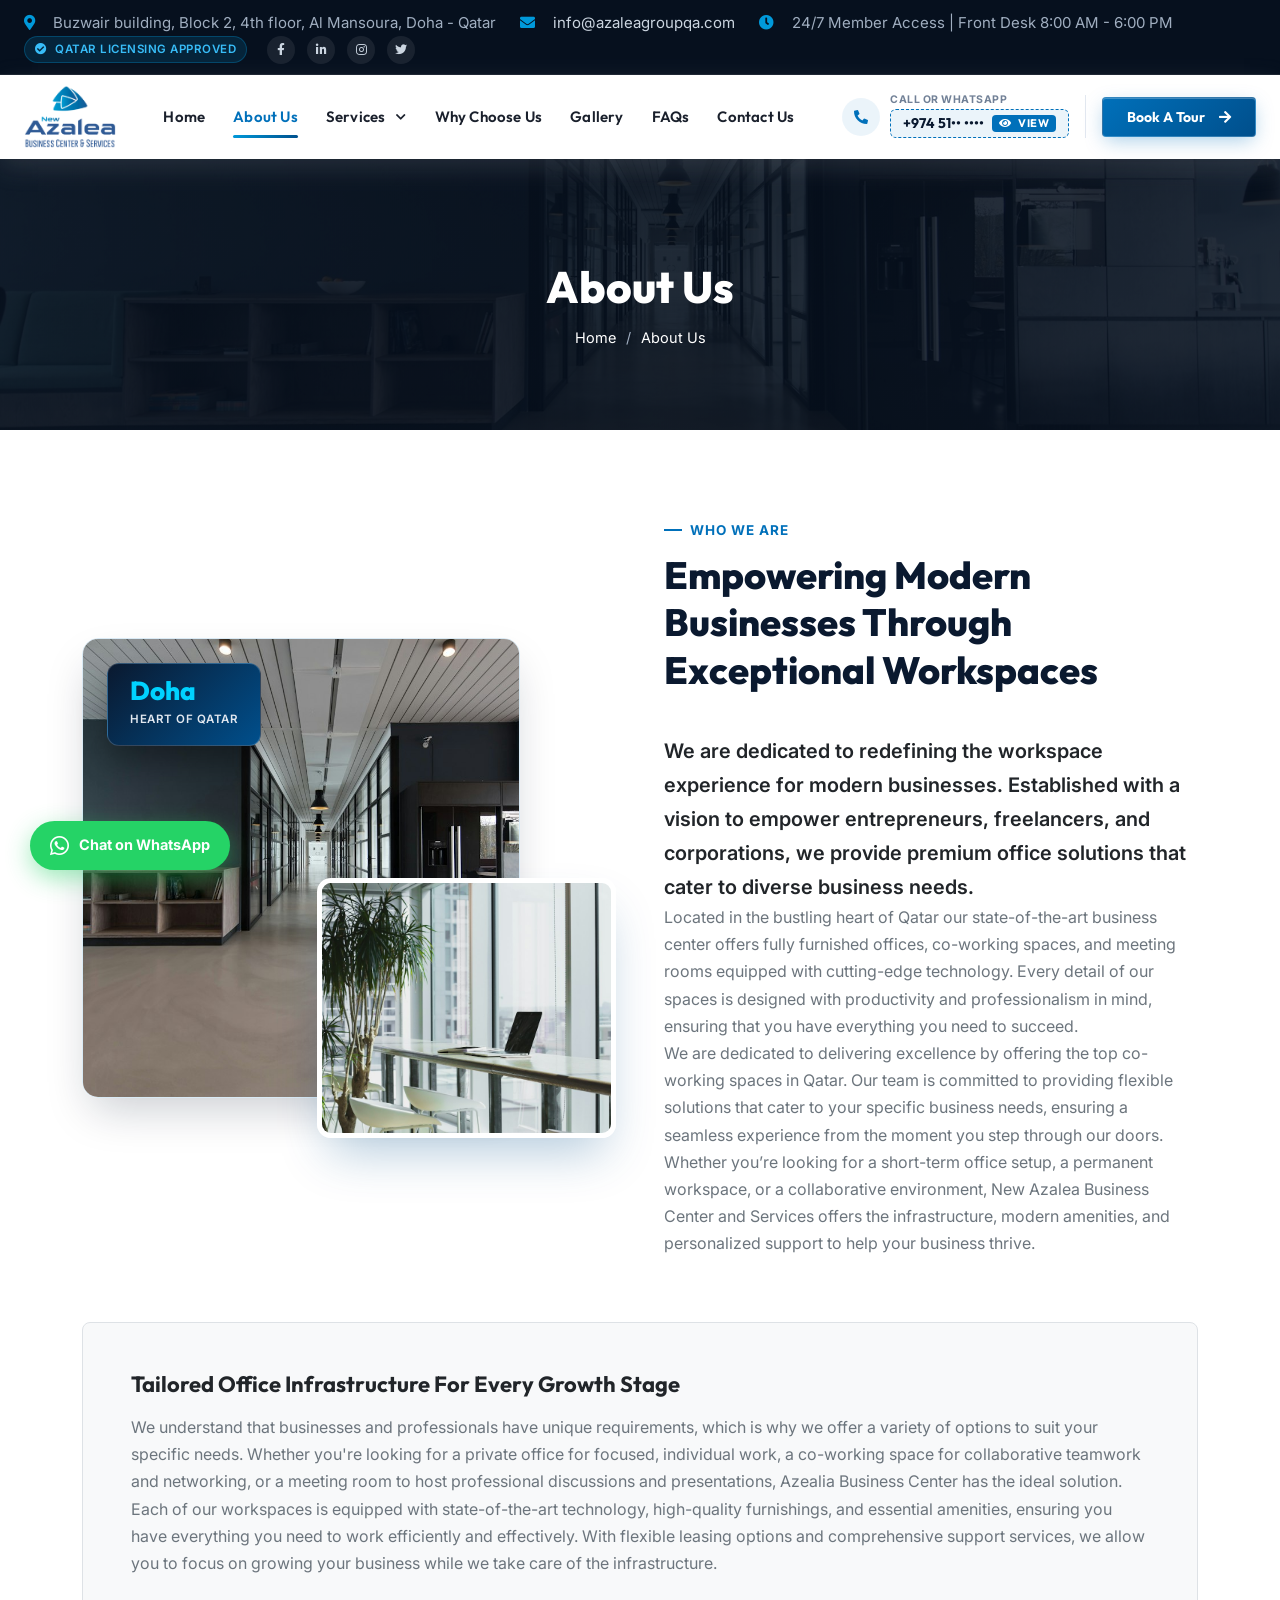
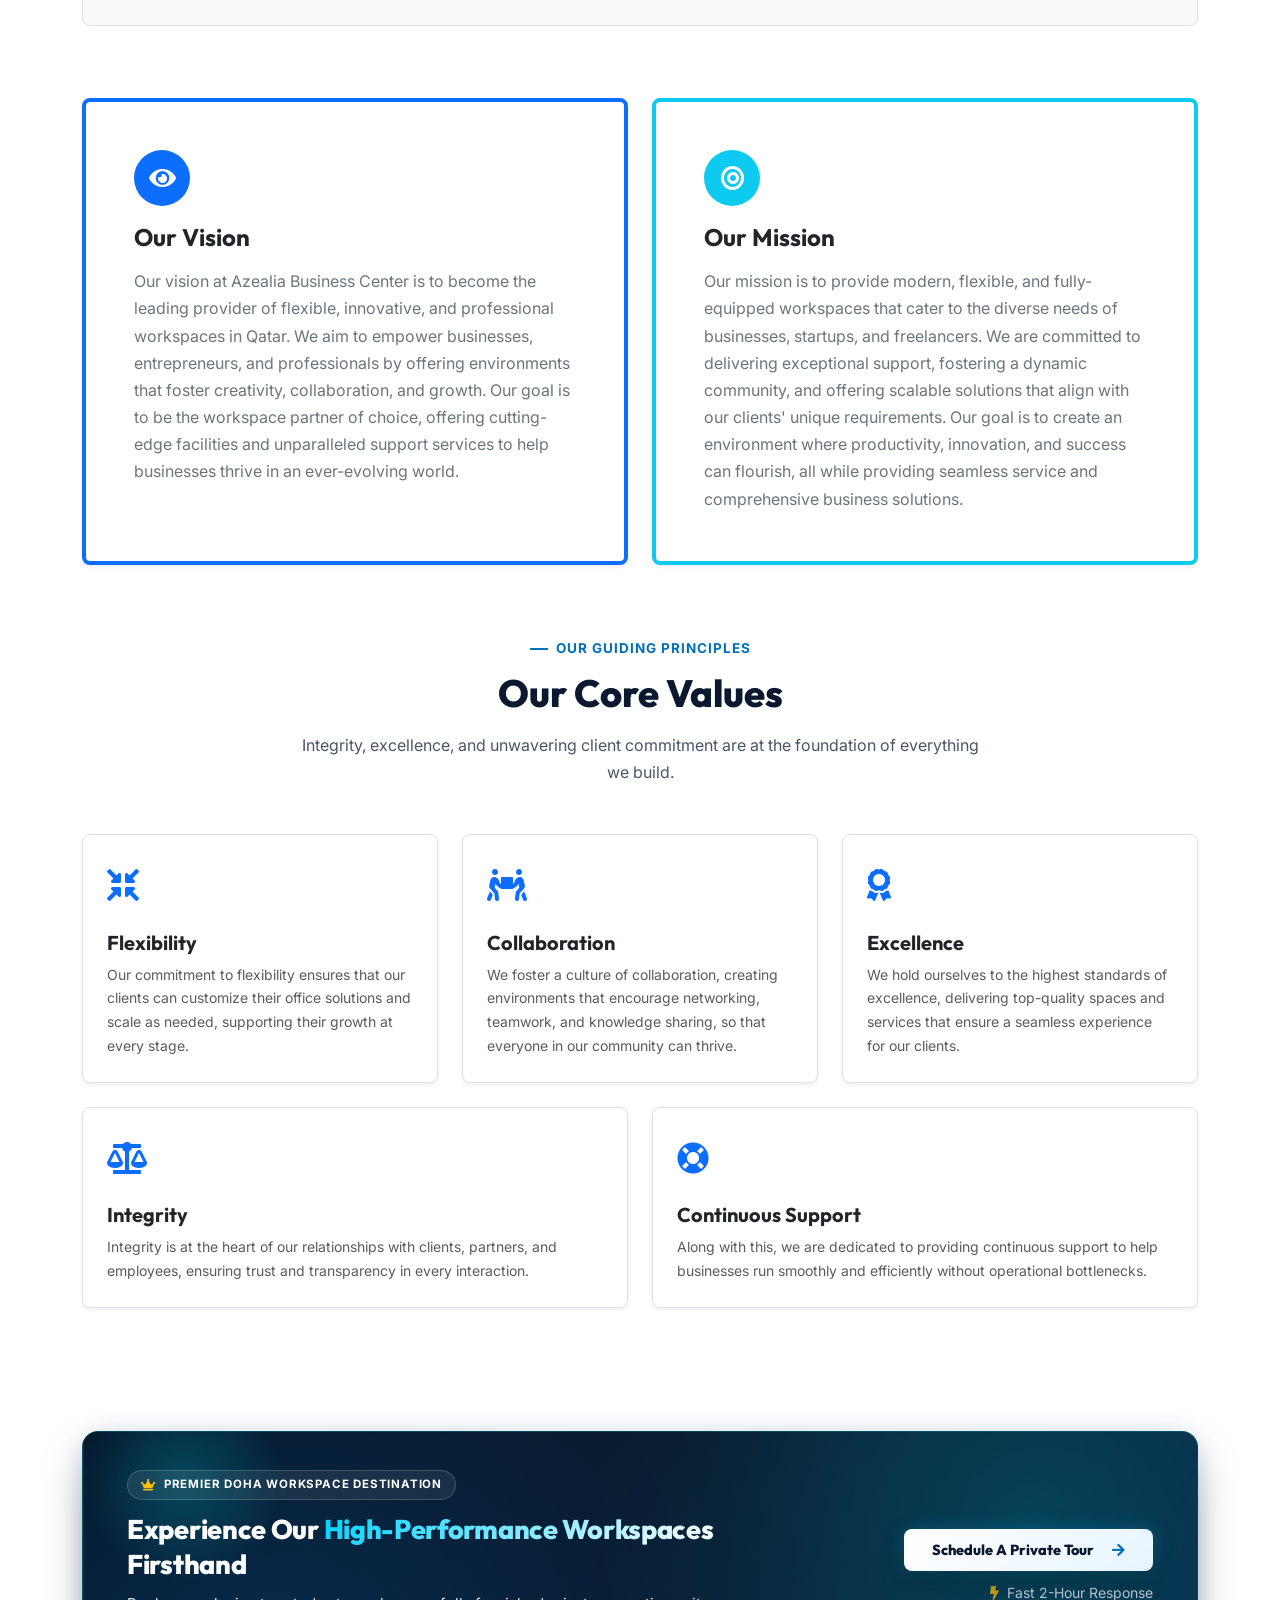
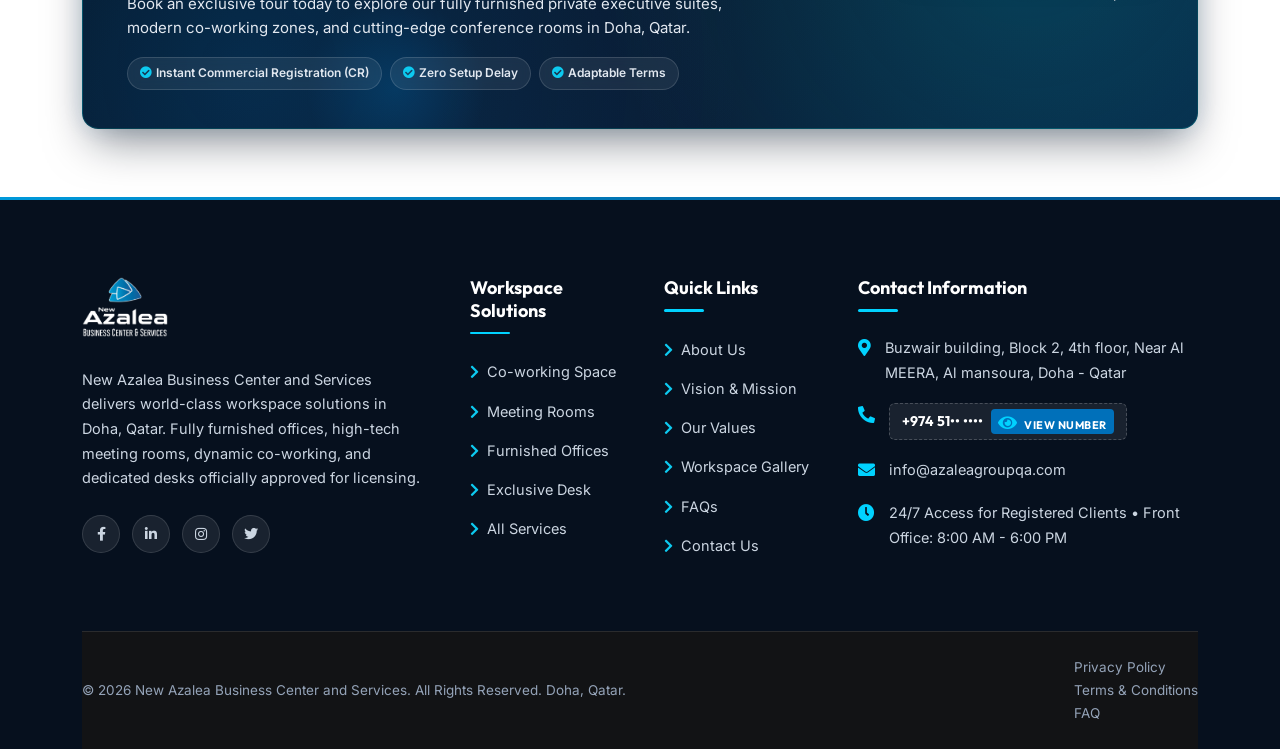
<file: about.html>
<!DOCTYPE html>
<html lang="en">
<head>
  <meta charset="UTF-8">
  <meta name="viewport" content="width=device-width, initial-scale=1.0">
  <title>About Us | New Azalea Business Center and Services – Doha, Qatar</title>
  <meta name="description" content="Learn about New Azalea Business Center and Services in Qatar. Our vision, mission, and core values in providing flexible, innovative, and officially approved workspace solutions.">
  <link rel="shortcut icon" href="assets/images/favicon.png" type="image/png">

  <!-- CSS Libraries -->
  <link rel="stylesheet" href="assets/css/bootstrap.min.css">
  <link rel="stylesheet" href="assets/css/font-awesome.css">
  <link rel="stylesheet" href="assets/css/animate.css">
  <link rel="stylesheet" href="assets/css/magnific-popup.css">
  <link rel="stylesheet" href="assets/css/swiper-bundle.min.css">
  <link rel="stylesheet" href="assets/css/main.css?v=10.0">
  <link rel="stylesheet" href="assets/css/custom.css?v=10.0">
</head>
<body>

  <!-- Azalea Luxury Entry Reveal (2-3s) -->
  <div id="azalea-entry-reveal" class="azalea-entry-reveal" aria-hidden="true">
    <div class="entry-reveal-ambient-glow"></div>
    <div class="entry-reveal-container">
      <div class="entry-logo-wrapper">
        <img src="assets/images/logo-white.png" alt="New Azalea Business Center and Services" class="entry-logo-img">
        <div class="entry-logo-shimmer"></div>
      </div>
      <div class="entry-tagline">
        <span>PREMIER DOHA WORKSPACE DESTINATION</span>
      </div>
      <div class="entry-progress-track">
        <div class="entry-progress-bar"></div>
      </div>
    </div>
  </div>


  <!-- Top Bar -->
  <div class="header-top-section">
    <div class="container-fluid px-xxl-5 px-xl-4 px-3">
      <div class="header-top-wrapper">
        <ul class="contact-list">
          <li><i class="fas fa-map-marker-alt"></i> <span>Buzwair building, Block 2, 4th floor, Al Mansoura, Doha - Qatar</span></li>
          <li><i class="fas fa-envelope"></i> <a href="mailto:info@azaleagroupqa.com">info@azaleagroupqa.com</a></li>
          <li><i class="fas fa-clock"></i> <span>24/7 Member Access | Front Desk 8:00 AM - 6:00 PM</span></li>
        </ul>
        <div class="top-bar-right d-none d-md-flex">
          <span class="header-badge"><i class="fas fa-check-circle me-1"></i> Qatar Licensing Approved</span>
          <div class="social-icon">
            <a href="#" aria-label="Facebook"><i class="fab fa-facebook-f"></i></a>
            <a href="#" aria-label="LinkedIn"><i class="fab fa-linkedin-in"></i></a>
            <a href="#" aria-label="Instagram"><i class="fab fa-instagram"></i></a>
            <a href="#" aria-label="Twitter"><i class="fab fa-twitter"></i></a>
          </div>
        </div>
      </div>
    </div>
  </div>

  <!-- Header -->
  <header class="header-section-1">
    <div id="header-sticky" class="header-1">
      <div class="container-fluid px-xxl-5 px-xl-4 px-3">
        <div class="header-main">
          <!-- 1. Left: Brand Logo -->
          <div class="logo">
            <a href="index.html" class="header-logo">
              <img src="assets/images/logo.png" alt="New Azalea Business Center and Services">
            </a>
          </div>

          <!-- 2. Center: Primary Corporate Navigation Menu -->
          <nav class="main-menu d-none d-xl-block">
            <ul>
              <li><a href="index.html">Home</a></li>
              <li class="active"><a href="about.html">About Us</a></li>
              <li class="has-dropdown">
                <a href="services.html">Services <i class="fas fa-chevron-down" style="font-size: 11px;"></i></a>
                <ul class="sub-menu">
                  <li><a href="professional-workspace.html"><i class="fas fa-laptop-code me-2 text-primary"></i> Professional Workspace</a></li>
                  <li><a href="meeting-rooms.html"><i class="fas fa-handshake me-2 text-primary"></i> Meeting Rooms</a></li>
                  <li><a href="furnished-offices.html"><i class="fas fa-building me-2 text-primary"></i> Furnished Offices</a></li>
                  <li><a href="exclusive-desk.html"><i class="fas fa-chair me-2 text-primary"></i> Exclusive Desk</a></li>
                </ul>
              </li>
              <li><a href="index.html#why-choose-us">Why Choose Us</a></li>
              <li><a href="index.html#gallery">Gallery</a></li>
              <li><a href="faqs.html">FAQs</a></li>
              <li><a href="contact.html">Contact Us</a></li>
            </ul>
          </nav>

          <!-- 3. Right: Contact Info & CTA Button -->
          <div class="header-right">
            <div class="header-contact-box d-none d-lg-flex">
              <div class="icon">
                <i class="fas fa-phone-alt"></i>
              </div>
              <div class="content">
                <p>Call or WhatsApp</p>
                <div class="phone-reveal-wrapper">
                  <button type="button" class="btn-reveal-phone" title="Click to reveal phone number">
                    <span>+974 51•• ••••</span>
                    <span class="reveal-tag"><i class="fas fa-eye me-1"></i> View</span>
                  </button>
                  <div class="revealed-phone-box">
                    <h6><a href="tel:+97451019991" class="phone-call-link">+974 51019991</a></h6>
                    <a href="https://wa.me/97451019991" target="_blank" class="whatsapp-direct-btn" title="Chat on WhatsApp"><i class="fab fa-whatsapp"></i> WhatsApp</a>
                  </div>
                </div>
              </div>
            </div>

            <div class="header-button d-none d-sm-block">
              <button type="button" class="theme-btn" data-bs-toggle="modal" data-bs-target="#bookingModal">
                <span>Book A Tour</span>
                <i class="fas fa-arrow-right"></i>
              </button>
            </div>

            <!-- Mobile Quick WhatsApp Button (< 576px) -->
            <a href="https://wa.me/97451019991" target="_blank" class="mobile-header-wa d-sm-none" aria-label="Chat on WhatsApp" title="Chat on WhatsApp">
              <i class="fab fa-whatsapp"></i>
            </a>

            <!-- Mobile Hamburger Button -->
            <button class="header__hamburger d-xl-none" aria-label="Toggle menu">
              <i class="fas fa-bars"></i>
            </button>
          </div>
        </div>
      </div>
    </div>
  </header>

  <!-- Mobile Offcanvas Menu -->
  <div class="offcanvas__overlay"></div>
  <div class="offcanvas__info">
    <button class="offcanvas__close" aria-label="Close menu">&times;</button>
    <div class="mb-4">
      <img src="assets/images/logo-white.png" alt="New Azalea Business Center" style="max-height: 56px;">
    </div>
    <ul class="mobile-nav-list">
      <li><a href="index.html">Home</a></li>
      <li class="active"><a href="about.html">About Us</a></li>
      <li class="has-dropdown">
        <a href="services.html">Services <i class="fas fa-chevron-down"></i></a>
        <ul class="mobile-sub-menu">
          <li><a href="professional-workspace.html">Professional Workspace</a></li>
          <li><a href="meeting-rooms.html">Meeting Rooms</a></li>
          <li><a href="furnished-offices.html">Furnished Offices</a></li>
          <li><a href="exclusive-desk.html">Exclusive Desk</a></li>
        </ul>
      </li>
      <li><a href="index.html#why-choose-us">Why Choose Us</a></li>
      <li><a href="index.html#gallery">Gallery</a></li>
      <li><a href="faqs.html">FAQs</a></li>
      <li><a href="contact.html">Contact Us</a></li>
    </ul>
    <div class="mt-4 pt-4 border-top border-secondary">
      <div class="mb-3">
        <small class="text-light opacity-75 d-block mb-1">Direct Phone &amp; WhatsApp:</small>
        <div class="phone-reveal-wrapper">
          <button type="button" class="btn-reveal-phone" title="Click to reveal phone number">
            <span>+974 51•• ••••</span>
            <span class="reveal-tag"><i class="fas fa-eye me-1"></i> View</span>
          </button>
          <div class="revealed-phone-box flex-column align-items-start gap-2">
            <a href="tel:+97451019991" class="phone-call-link text-white"><i class="fas fa-phone-alt text-info me-2"></i> +974 51019991</a>
            <a href="https://wa.me/97451019991" target="_blank" class="whatsapp-direct-btn"><i class="fab fa-whatsapp me-1"></i> Chat on WhatsApp</a>
          </div>
        </div>
      </div>
      <p class="text-muted small mb-0"><i class="fas fa-envelope text-info me-2"></i> <a href="mailto:info@azaleagroupqa.com" class="text-light">info@azaleagroupqa.com</a></p>
      <button class="theme-btn w-100 mt-3" data-bs-toggle="modal" data-bs-target="#bookingModal">Book A Tour</button>
    </div>
  </div>

  <!-- Breadcrumb Banner -->
  <section class="breadcrumb-banner">
    <div class="container">
      <h1>About Us</h1>
      <div class="breadcrumb-nav">
        <a href="index.html">Home</a>
        <span>/</span>
        <span class="text-white">About Us</span>
      </div>
    </div>
  </section>

  <!-- Main About Content Section -->
  <section class="py-5 my-4">
    <div class="container py-3">
      <div class="row align-items-center g-5 mb-5">
        <div class="col-lg-6">
          <div class="about-modern-composition">
            <img src="assets/images/about-business-center.jpg" class="about-img-primary" alt="New Azalea Business Center Executive Interior">
            <img src="assets/images/about-modern-interior.jpg" class="about-img-secondary" alt="Executive Workspace Doha">
            <div class="about-stat-pill">
              <h4>Doha</h4>
              <span>Heart of Qatar</span>
            </div>
          </div>
        </div>

        <div class="col-lg-6">
          <div class="section-title">
            <span class="sub-badge">Who We Are</span>
            <h2>Empowering Modern Businesses Through Exceptional Workspaces</h2>
          </div>
          <p class="lead text-dark fw-semibold">
            We are dedicated to redefining the workspace experience for modern businesses. Established with a vision to empower entrepreneurs, freelancers, and corporations, we provide premium office solutions that cater to diverse business needs.
          </p>
          <p class="text-secondary">
            Located in the bustling heart of Qatar our state-of-the-art business center offers fully furnished offices, co-working spaces, and meeting rooms equipped with cutting-edge technology. Every detail of our spaces is designed with productivity and professionalism in mind, ensuring that you have everything you need to succeed.
          </p>
          <p class="text-secondary">
            We are dedicated to delivering excellence by offering the top co-working spaces in Qatar. Our team is committed to providing flexible solutions that cater to your specific business needs, ensuring a seamless experience from the moment you step through our doors. Whether you’re looking for a short-term office setup, a permanent workspace, or a collaborative environment, New Azalea Business Center and Services offers the infrastructure, modern amenities, and personalized support to help your business thrive.
          </p>
        </div>
      </div>

      <div class="row g-4 mb-5 pt-3">
        <div class="col-lg-12">
          <div class="p-4 p-lg-5 bg-light rounded-3 border">
            <h4 class="fw-bold mb-3 text-dark">Tailored Office Infrastructure for Every Growth Stage</h4>
            <p class="text-secondary mb-0">
              We understand that businesses and professionals have unique requirements, which is why we offer a variety of options to suit your specific needs. Whether you're looking for a private office for focused, individual work, a co-working space for collaborative teamwork and networking, or a meeting room to host professional discussions and presentations, Azealia Business Center has the ideal solution. Each of our workspaces is equipped with state-of-the-art technology, high-quality furnishings, and essential amenities, ensuring you have everything you need to work efficiently and effectively. With flexible leasing options and comprehensive support services, we allow you to focus on growing your business while we take care of the infrastructure.
            </p>
          </div>
        </div>
      </div>

      <!-- Vision & Mission -->
      <div class="row g-4 my-4" id="vision">
        <!-- Vision -->
        <div class="col-lg-6">
          <div class="p-4 p-lg-5 bg-white rounded-3 border shadow-sm h-100 border-top border-4 border-primary">
            <div class="d-inline-flex align-items-center justify-content-center bg-primary text-white rounded-circle mb-3" style="width: 56px; height: 56px; font-size: 24px;">
              <i class="fas fa-eye"></i>
            </div>
            <h3 class="fw-bold text-dark mb-3">Our Vision</h3>
            <p class="text-secondary leading-relaxed mb-0">
              Our vision at Azealia Business Center is to become the leading provider of flexible, innovative, and professional workspaces in Qatar. We aim to empower businesses, entrepreneurs, and professionals by offering environments that foster creativity, collaboration, and growth. Our goal is to be the workspace partner of choice, offering cutting-edge facilities and unparalleled support services to help businesses thrive in an ever-evolving world.
            </p>
          </div>
        </div>

        <!-- Mission -->
        <div class="col-lg-6">
          <div class="p-4 p-lg-5 bg-white rounded-3 border shadow-sm h-100 border-top border-4 border-info">
            <div class="d-inline-flex align-items-center justify-content-center bg-info text-white rounded-circle mb-3" style="width: 56px; height: 56px; font-size: 24px;">
              <i class="fas fa-bullseye"></i>
            </div>
            <h3 class="fw-bold text-dark mb-3">Our Mission</h3>
            <p class="text-secondary leading-relaxed mb-0">
              Our mission is to provide modern, flexible, and fully-equipped workspaces that cater to the diverse needs of businesses, startups, and freelancers. We are committed to delivering exceptional support, fostering a dynamic community, and offering scalable solutions that align with our clients' unique requirements. Our goal is to create an environment where productivity, innovation, and success can flourish, all while providing seamless service and comprehensive business solutions.
            </p>
          </div>
        </div>
      </div>

      <!-- Values -->
      <div class="mt-5 pt-4" id="values">
        <div class="section-title text-center mb-5">
          <span class="sub-badge">Our Guiding Principles</span>
          <h2>Our Core Values</h2>
          <p class="mx-auto">Integrity, excellence, and unwavering client commitment are at the foundation of everything we build.</p>
        </div>

        <div class="row g-4">
          <!-- Value 1: Flexibility -->
          <div class="col-lg-4 col-md-6">
            <div class="p-4 bg-white rounded-3 border shadow-sm h-100">
              <div class="text-primary fs-2 mb-3"><i class="fas fa-compress-arrows-alt"></i></div>
              <h5 class="fw-bold text-dark mb-2">Flexibility</h5>
              <p class="text-muted small mb-0">
                Our commitment to flexibility ensures that our clients can customize their office solutions and scale as needed, supporting their growth at every stage.
              </p>
            </div>
          </div>

          <!-- Value 2: Collaboration -->
          <div class="col-lg-4 col-md-6">
            <div class="p-4 bg-white rounded-3 border shadow-sm h-100">
              <div class="text-primary fs-2 mb-3"><i class="fas fa-people-carry"></i></div>
              <h5 class="fw-bold text-dark mb-2">Collaboration</h5>
              <p class="text-muted small mb-0">
                We foster a culture of collaboration, creating environments that encourage networking, teamwork, and knowledge sharing, so that everyone in our community can thrive.
              </p>
            </div>
          </div>

          <!-- Value 3: Excellence -->
          <div class="col-lg-4 col-md-6">
            <div class="p-4 bg-white rounded-3 border shadow-sm h-100">
              <div class="text-primary fs-2 mb-3"><i class="fas fa-award"></i></div>
              <h5 class="fw-bold text-dark mb-2">Excellence</h5>
              <p class="text-muted small mb-0">
                We hold ourselves to the highest standards of excellence, delivering top-quality spaces and services that ensure a seamless experience for our clients.
              </p>
            </div>
          </div>

          <!-- Value 4: Integrity -->
          <div class="col-lg-6 col-md-6">
            <div class="p-4 bg-white rounded-3 border shadow-sm h-100">
              <div class="text-primary fs-2 mb-3"><i class="fas fa-balance-scale"></i></div>
              <h5 class="fw-bold text-dark mb-2">Integrity</h5>
              <p class="text-muted small mb-0">
                Integrity is at the heart of our relationships with clients, partners, and employees, ensuring trust and transparency in every interaction.
              </p>
            </div>
          </div>

          <!-- Value 5: Continuous Support -->
          <div class="col-lg-6 col-md-12">
            <div class="p-4 bg-white rounded-3 border shadow-sm h-100">
              <div class="text-primary fs-2 mb-3"><i class="fas fa-life-ring"></i></div>
              <h5 class="fw-bold text-dark mb-2">Continuous Support</h5>
              <p class="text-muted small mb-0">
                Along with this, we are dedicated to providing continuous support to help businesses run smoothly and efficiently without operational bottlenecks.
              </p>
            </div>
          </div>
        </div>
      </div>

    </div>
  </section>

  <!-- CTA Banner -->
  <section class="cta-banner-wrapper container my-5 py-4">
    <div class="cta-banner-section p-4 p-lg-5">
      <div class="row align-items-center g-4 position-relative" style="z-index: 2;">
        <div class="col-lg-8">
          <div class="cta-badge mb-3">
            <i class="fas fa-crown text-warning me-2"></i> Premier Doha Workspace Destination
          </div>
          <h2 class="cta-title">Experience Our <span class="gradient-text-light">High-Performance Workspaces</span> Firsthand</h2>
          <p class="cta-text">
            Book an exclusive tour today to explore our fully furnished private executive suites, modern co-working zones, and cutting-edge conference rooms in Doha, Qatar.
          </p>
          <div class="cta-trust-chips d-flex align-items-center flex-wrap gap-2 gap-md-3 mt-4">
            <span class="cta-chip"><i class="fas fa-check-circle text-info me-1"></i> Instant Commercial Registration (CR)</span>
            <span class="cta-chip"><i class="fas fa-check-circle text-info me-1"></i> Zero Setup Delay</span>
            <span class="cta-chip"><i class="fas fa-check-circle text-info me-1"></i> Adaptable Terms</span>
          </div>
        </div>
        <div class="col-lg-4 text-lg-end text-center mt-4 mt-lg-0">
          <button class="theme-btn theme-btn-luxury" data-bs-toggle="modal" data-bs-target="#bookingModal">
            <span>Schedule A Private Tour</span>
            <i class="fas fa-arrow-right ms-2"></i>
          </button>
          <div class="mt-2">
            <small class="text-light opacity-75"><i class="fas fa-bolt text-warning me-1"></i> Fast 2-Hour Response</small>
          </div>
        </div>
      </div>
    </div>
  </section>

  <!-- Footer -->
  <footer class="footer-section">
    <div class="container">
      <div class="row g-5">
        <div class="col-lg-4 col-md-6">
          <div class="footer-about">
            <a href="index.html" class="footer-logo d-inline-block">
              <img src="assets/images/logo-white.png" alt="New Azalea Business Center and Services">
            </a>
            <p>
              New Azalea Business Center and Services delivers world-class workspace solutions in Doha, Qatar. Fully furnished offices, high-tech meeting rooms, dynamic co-working, and dedicated desks officially approved for licensing.
            </p>
            <div class="footer-socials">
              <a href="#" aria-label="Facebook"><i class="fab fa-facebook-f"></i></a>
              <a href="#" aria-label="LinkedIn"><i class="fab fa-linkedin-in"></i></a>
              <a href="#" aria-label="Instagram"><i class="fab fa-instagram"></i></a>
              <a href="#" aria-label="Twitter"><i class="fab fa-twitter"></i></a>
            </div>
          </div>
        </div>

        <div class="col-lg-2 col-md-6 col-6">
          <div class="footer-widget">
            <h5>Workspace Solutions</h5>
            <ul class="footer-links">
              <li><a href="professional-workspace.html"><i class="fas fa-chevron-right text-info"></i> Co-working Space</a></li>
              <li><a href="meeting-rooms.html"><i class="fas fa-chevron-right text-info"></i> Meeting Rooms</a></li>
              <li><a href="furnished-offices.html"><i class="fas fa-chevron-right text-info"></i> Furnished Offices</a></li>
              <li><a href="exclusive-desk.html"><i class="fas fa-chevron-right text-info"></i> Exclusive Desk</a></li>
              <li><a href="services.html"><i class="fas fa-chevron-right text-info"></i> All Services</a></li>
            </ul>
          </div>
        </div>

        <div class="col-lg-2 col-md-6 col-6">
          <div class="footer-widget">
            <h5>Quick Links</h5>
            <ul class="footer-links">
              <li><a href="about.html"><i class="fas fa-chevron-right text-info"></i> About Us</a></li>
              <li><a href="#vision"><i class="fas fa-chevron-right text-info"></i> Vision &amp; Mission</a></li>
              <li><a href="#values"><i class="fas fa-chevron-right text-info"></i> Our Values</a></li>
              <li><a href="index.html#gallery"><i class="fas fa-chevron-right text-info"></i> Workspace Gallery</a></li>
              <li><a href="faqs.html"><i class="fas fa-chevron-right text-info"></i> FAQs</a></li>
              <li><a href="contact.html"><i class="fas fa-chevron-right text-info"></i> Contact Us</a></li>
            </ul>
          </div>
        </div>

        <div class="col-lg-4 col-md-6">
          <div class="footer-widget">
            <h5>Contact Information</h5>
            <ul class="footer-contact-list">
              <li>
                <i class="fas fa-map-marker-alt"></i>
                <span>Buzwair building, Block 2, 4th floor, Near Al MEERA, Al mansoura, Doha - Qatar</span>
              </li>
              <li>
                <i class="fas fa-phone-alt"></i>
                <div>
                  <div class="phone-reveal-wrapper">
                    <button type="button" class="btn-reveal-phone" title="Click to reveal phone number">
                      <span>+974 51•• ••••</span>
                      <span class="reveal-tag"><i class="fas fa-eye me-1"></i> View Number</span>
                    </button>
                    <div class="revealed-phone-box">
                      <a href="tel:+97451019991" class="phone-call-link text-white">+974 51019991</a>
                      <a href="https://wa.me/97451019991" target="_blank" class="whatsapp-direct-btn"><i class="fab fa-whatsapp me-1"></i> WhatsApp</a>
                    </div>
                  </div>
                </div>
              </li>
              <li>
                <i class="fas fa-envelope"></i>
                <span><a href="mailto:info@azaleagroupqa.com">info@azaleagroupqa.com</a></span>
              </li>
              <li>
                <i class="fas fa-clock"></i>
                <span>24/7 Access for Registered Clients &bull; Front Office: 8:00 AM - 6:00 PM</span>
              </li>
            </ul>
          </div>
        </div>
      </div>

      <div class="footer-bottom">
        <div class="d-flex flex-wrap justify-content-between align-items-center gap-3">
          <p>&copy; 2026 New Azalea Business Center and Services. All Rights Reserved. Doha, Qatar.</p>
          <ul class="footer-bottom-menu">
            <li><a href="#">Privacy Policy</a></li>
            <li><a href="#">Terms &amp; Conditions</a></li>
            <li><a href="faqs.html">FAQ</a></li>
          </ul>
        </div>
      </div>
    </div>
  </footer>

  <!-- Circular Scroll Up Button -->
  <div class="scroll-up">
    <svg class="scroll-circle svg-content" width="100%" height="100%" viewBox="-1 -1 102 102">
      <path d="M50,1 a49,49 0 0,1 0,98 a49,49 0 0,1 0,-98" />
    </svg>
  </div>

  <!-- Booking Modal -->
  <div class="modal fade" id="bookingModal" tabindex="-1" aria-labelledby="bookingModalLabel" aria-hidden="true">
    <div class="modal-dialog modal-dialog-centered modal-lg">
      <div class="modal-content">
        <div class="modal-header">
          <div>
            <h5 class="modal-title fw-bold text-white" id="bookingModalLabel"><i class="fas fa-calendar-check me-2 text-info"></i> Schedule A Private Tour</h5>
            <small class="text-light opacity-75">Experience New Azalea Business Center and Services in Doha firsthand</small>
          </div>
          <button type="button" class="btn-close btn-close-white" data-bs-dismiss="modal" aria-label="Close"></button>
        </div>
        <div class="modal-body">
          <form id="bookingForm">
            <div class="row g-3">
              <div class="col-md-6">
                <label class="form-label">Full Name *</label>
                <input type="text" class="form-control" placeholder="Your Name" required>
              </div>
              <div class="col-md-6">
                <label class="form-label">Company Name</label>
                <input type="text" class="form-control" placeholder="Company / Organization">
              </div>
              <div class="col-md-6">
                <label class="form-label">Email Address *</label>
                <input type="email" class="form-control" placeholder="name@company.com" required>
              </div>
              <div class="col-md-6">
                <label class="form-label">Phone Number *</label>
                <div class="intl-phone-wrapper">
                  <div class="country-select-dropdown">
                    <button type="button" class="country-picker-btn" aria-expanded="false" title="Select Country Code">
                      <span class="selected-flag">🇶🇦</span>
                      <span class="selected-dial-code">+974</span>
                      <i class="fas fa-chevron-down"></i>
                    </button>
                    <div class="country-dropdown-menu">
                      <div class="country-search-box">
                        <i class="fas fa-search search-icon"></i>
                        <input type="text" class="country-search-input" placeholder="Search country or code...">
                      </div>
                      <ul class="country-list"></ul>
                      <div class="country-no-results">No country found</div>
                    </div>
                  </div>
                  <input type="hidden" name="country_dial_code" class="country-dial-code-input" value="+974">
                  <input type="tel" name="phone_number" class="form-control phone-input-field" placeholder="Mobile number" required>
                </div>
              </div>
              <div class="col-md-6">
                <label class="form-label">Desired Office Space *</label>
                <select class="form-select" required>
                  <option value="" selected disabled>Select Workspace Type</option>
                  <option value="furnished-office">Furnished Office (Licensing Ready)</option>
                  <option value="coworking">Professional Co-working Workspace</option>
                  <option value="meeting-room">Executive Meeting Room</option>
                  <option value="exclusive-desk">Exclusive Dedicated Desk</option>
                </select>
              </div>
              <div class="col-md-6">
                <label class="form-label">Preferred Date &amp; Time</label>
                <input type="date" class="form-control">
              </div>
              <div class="col-12">
                <label class="form-label">Specific Requirements / Team Size</label>
                <textarea class="form-control" rows="3" placeholder="Tell us about your team size, license requirements, or move-in timeline..."></textarea>
              </div>
              <div class="col-12 mt-4 text-end">
                <button type="button" class="btn btn-secondary me-2" data-bs-dismiss="modal">Cancel</button>
                <button type="submit" class="theme-btn">
                  <span>Submit Tour Request</span>
                  <i class="fas fa-paper-plane"></i>
                </button>
              </div>
            </div>
          </form>
        </div>
      </div>
    </div>
  </div>

  <!-- JavaScript Libraries -->
  <script src="assets/js/jquery.min.js"></script>
  <script src="assets/js/bootstrap.bundle.min.js"></script>
  <script src="assets/js/wow.min.js"></script>
  <script src="assets/js/swiper-bundle.min.js"></script>
  <script src="assets/js/jquery.magnific-popup.min.js"></script>
  <script src="assets/js/main.js?v=10.0"></script>

  <!-- Floating WhatsApp Action Widget -->
  <a href="https://wa.me/97451019991" target="_blank" class="floating-whatsapp" title="Chat directly on WhatsApp">
    <i class="fab fa-whatsapp"></i>
    <span>Chat on WhatsApp</span>
  </a>

</body>
</html>
</file>
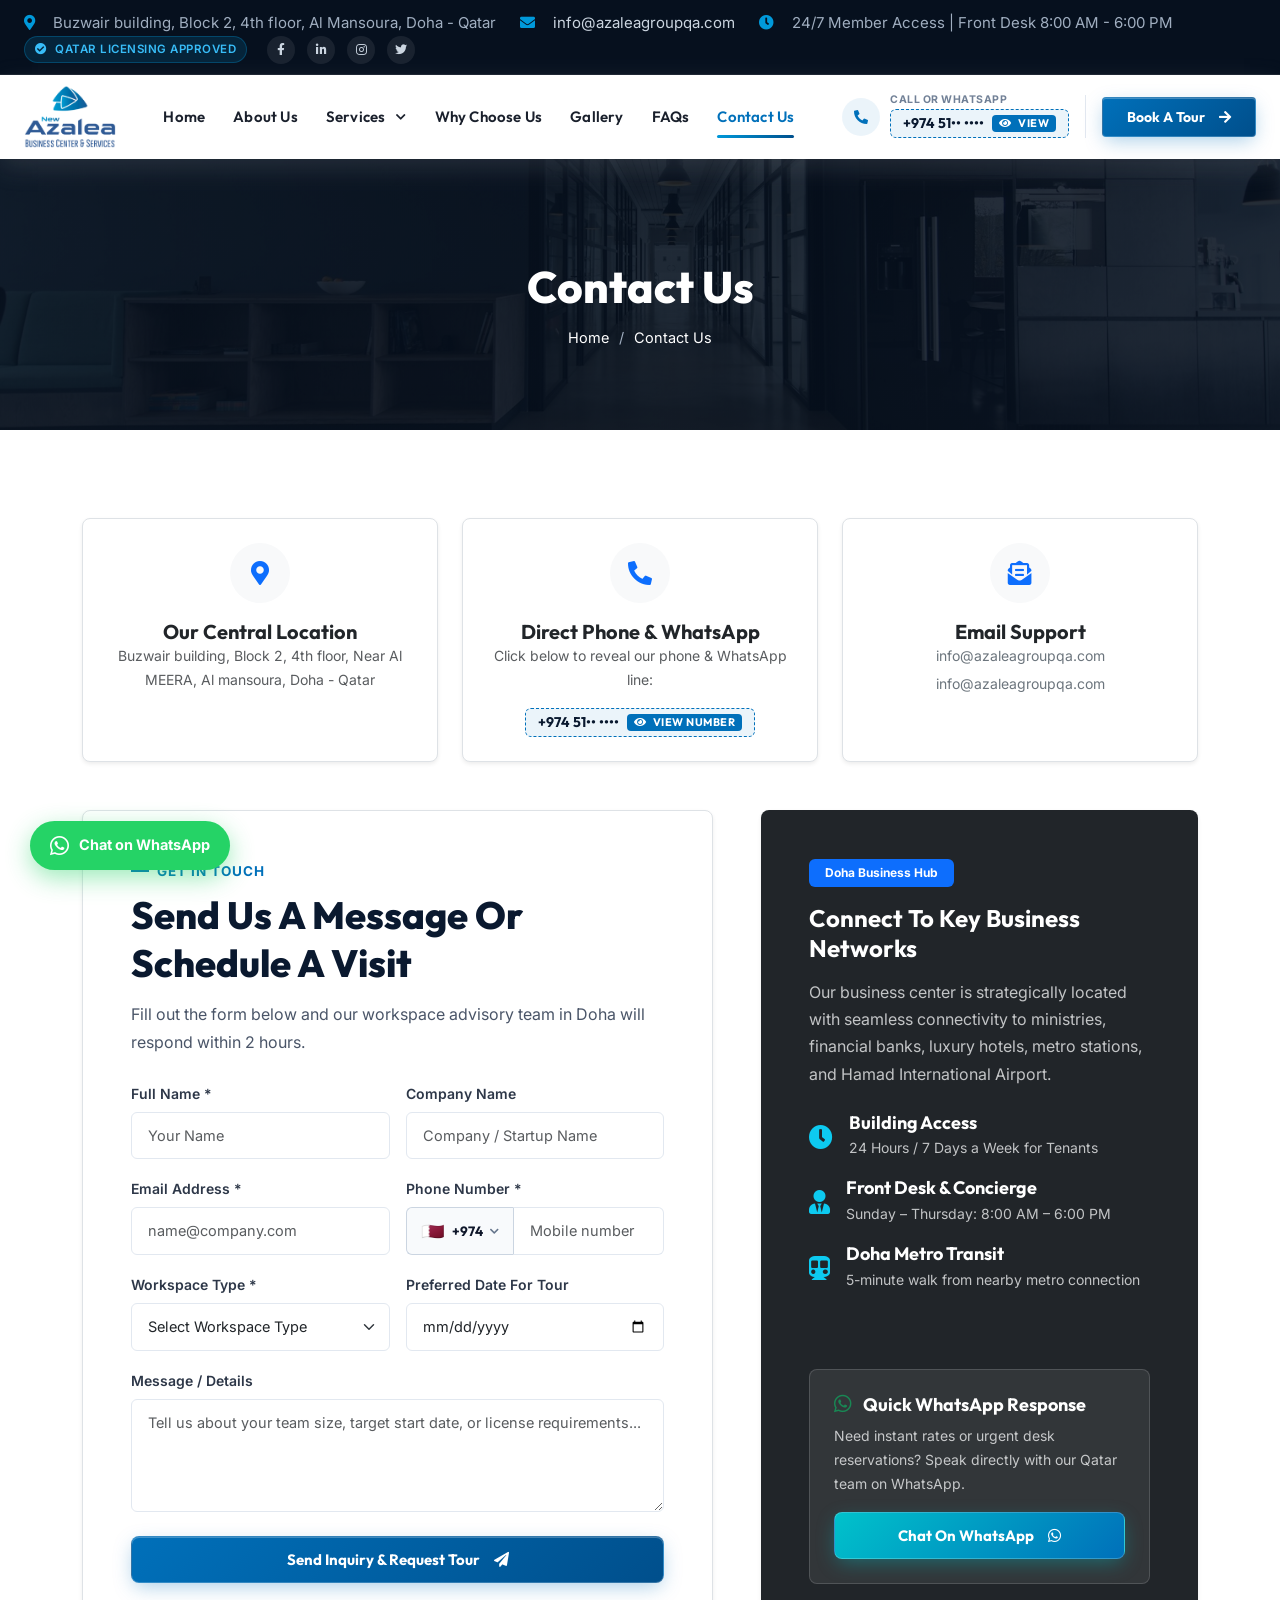
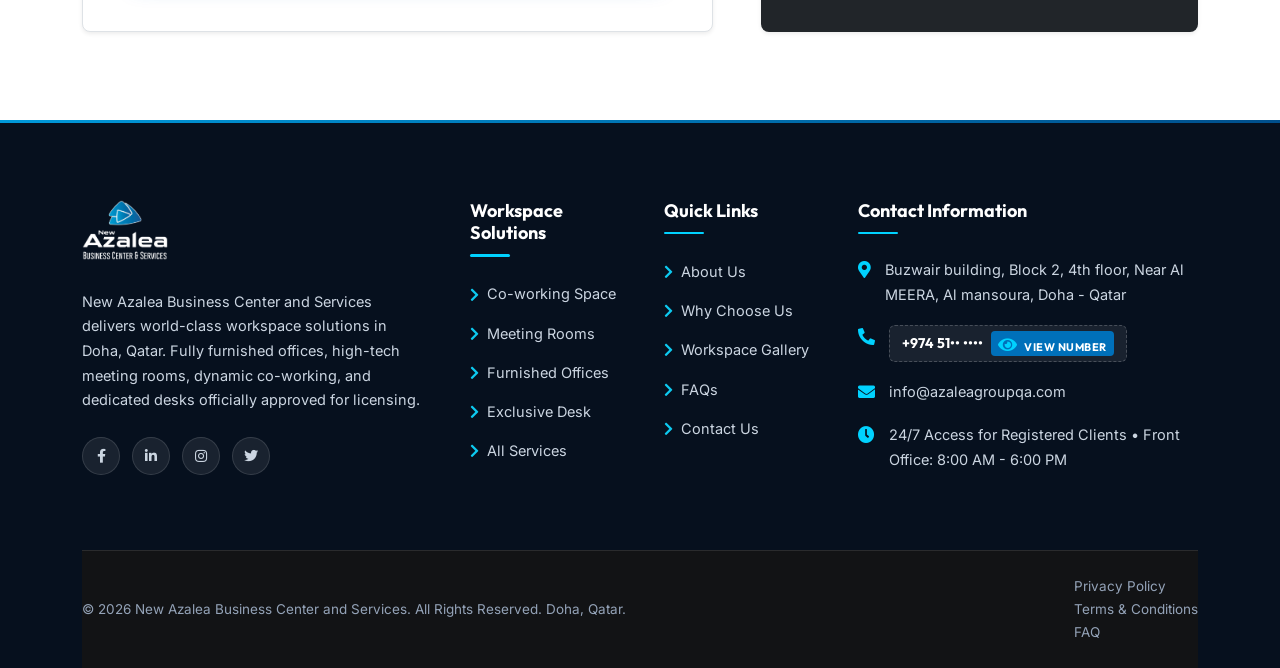
<file: contact.html>
<!DOCTYPE html>
<html lang="en">
<head>
  <meta charset="UTF-8">
  <meta name="viewport" content="width=device-width, initial-scale=1.0">
  <title>Contact Us | New Azalea Business Center and Services – Doha, Qatar</title>
  <meta name="description" content="Get in touch with New Azalea Business Center and Services in Doha, Qatar. Book a tour, inquire about licensed offices, co-working, or meeting room reservations.">
  <link rel="shortcut icon" href="assets/images/favicon.png" type="image/png">

  <!-- CSS Libraries -->
  <link rel="stylesheet" href="assets/css/bootstrap.min.css">
  <link rel="stylesheet" href="assets/css/font-awesome.css">
  <link rel="stylesheet" href="assets/css/animate.css">
  <link rel="stylesheet" href="assets/css/magnific-popup.css">
  <link rel="stylesheet" href="assets/css/swiper-bundle.min.css">
  <link rel="stylesheet" href="assets/css/main.css?v=10.0">
  <link rel="stylesheet" href="assets/css/custom.css?v=10.0">
</head>
<body>

  <!-- Azalea Luxury Entry Reveal (2-3s) -->
  <div id="azalea-entry-reveal" class="azalea-entry-reveal" aria-hidden="true">
    <div class="entry-reveal-ambient-glow"></div>
    <div class="entry-reveal-container">
      <div class="entry-logo-wrapper">
        <img src="assets/images/logo-white.png" alt="New Azalea Business Center and Services" class="entry-logo-img">
        <div class="entry-logo-shimmer"></div>
      </div>
      <div class="entry-tagline">
        <span>PREMIER DOHA WORKSPACE DESTINATION</span>
      </div>
      <div class="entry-progress-track">
        <div class="entry-progress-bar"></div>
      </div>
    </div>
  </div>


  <!-- Top Bar -->
  <div class="header-top-section">
    <div class="container-fluid px-xxl-5 px-xl-4 px-3">
      <div class="header-top-wrapper">
        <ul class="contact-list">
          <li><i class="fas fa-map-marker-alt"></i> <span>Buzwair building, Block 2, 4th floor, Al Mansoura, Doha - Qatar</span></li>
          <li><i class="fas fa-envelope"></i> <a href="mailto:info@azaleagroupqa.com">info@azaleagroupqa.com</a></li>
          <li><i class="fas fa-clock"></i> <span>24/7 Member Access | Front Desk 8:00 AM - 6:00 PM</span></li>
        </ul>
        <div class="top-bar-right d-none d-md-flex">
          <span class="header-badge"><i class="fas fa-check-circle me-1"></i> Qatar Licensing Approved</span>
          <div class="social-icon">
            <a href="#" aria-label="Facebook"><i class="fab fa-facebook-f"></i></a>
            <a href="#" aria-label="LinkedIn"><i class="fab fa-linkedin-in"></i></a>
            <a href="#" aria-label="Instagram"><i class="fab fa-instagram"></i></a>
            <a href="#" aria-label="Twitter"><i class="fab fa-twitter"></i></a>
          </div>
        </div>
      </div>
    </div>
  </div>

  <!-- Header -->
  <header class="header-section-1">
    <div id="header-sticky" class="header-1">
      <div class="container-fluid px-xxl-5 px-xl-4 px-3">
        <div class="header-main">
          <!-- 1. Left: Brand Logo -->
          <div class="logo">
            <a href="index.html" class="header-logo">
              <img src="assets/images/logo.png" alt="New Azalea Business Center and Services">
            </a>
          </div>

          <!-- 2. Center: Primary Corporate Navigation Menu -->
          <nav class="main-menu d-none d-xl-block">
            <ul>
              <li><a href="index.html">Home</a></li>
              <li><a href="about.html">About Us</a></li>
              <li class="has-dropdown">
                <a href="services.html">Services <i class="fas fa-chevron-down" style="font-size: 11px;"></i></a>
                <ul class="sub-menu">
                  <li><a href="professional-workspace.html"><i class="fas fa-laptop-code me-2 text-primary"></i> Professional Workspace</a></li>
                  <li><a href="meeting-rooms.html"><i class="fas fa-handshake me-2 text-primary"></i> Meeting Rooms</a></li>
                  <li><a href="furnished-offices.html"><i class="fas fa-building me-2 text-primary"></i> Furnished Offices</a></li>
                  <li><a href="exclusive-desk.html"><i class="fas fa-chair me-2 text-primary"></i> Exclusive Desk</a></li>
                </ul>
              </li>
              <li><a href="index.html#why-choose-us">Why Choose Us</a></li>
              <li><a href="index.html#gallery">Gallery</a></li>
              <li><a href="faqs.html">FAQs</a></li>
              <li class="active"><a href="contact.html">Contact Us</a></li>
            </ul>
          </nav>

          <!-- 3. Right: Contact Info & CTA Button -->
          <div class="header-right">
            <div class="header-contact-box d-none d-lg-flex">
              <div class="icon">
                <i class="fas fa-phone-alt"></i>
              </div>
              <div class="content">
                <p>Call or WhatsApp</p>
                <div class="phone-reveal-wrapper">
                  <button type="button" class="btn-reveal-phone" title="Click to reveal phone number">
                    <span>+974 51•• ••••</span>
                    <span class="reveal-tag"><i class="fas fa-eye me-1"></i> View</span>
                  </button>
                  <div class="revealed-phone-box">
                    <h6><a href="tel:+97451019991" class="phone-call-link">+974 51019991</a></h6>
                    <a href="https://wa.me/97451019991" target="_blank" class="whatsapp-direct-btn" title="Chat on WhatsApp"><i class="fab fa-whatsapp"></i> WhatsApp</a>
                  </div>
                </div>
              </div>
            </div>

            <div class="header-button d-none d-sm-block">
              <button type="button" class="theme-btn" data-bs-toggle="modal" data-bs-target="#bookingModal">
                <span>Book A Tour</span>
                <i class="fas fa-arrow-right"></i>
              </button>
            </div>

            <!-- Mobile Quick WhatsApp Button (< 576px) -->
            <a href="https://wa.me/97451019991" target="_blank" class="mobile-header-wa d-sm-none" aria-label="Chat on WhatsApp" title="Chat on WhatsApp">
              <i class="fab fa-whatsapp"></i>
            </a>

            <!-- Mobile Hamburger Button -->
            <button class="header__hamburger d-xl-none" aria-label="Toggle menu">
              <i class="fas fa-bars"></i>
            </button>
          </div>
        </div>
      </div>
    </div>
  </header>

  <!-- Mobile Offcanvas Menu -->
  <div class="offcanvas__overlay"></div>
  <div class="offcanvas__info">
    <button class="offcanvas__close" aria-label="Close menu">&times;</button>
    <div class="mb-4">
      <img src="assets/images/logo-white.png" alt="New Azalea Business Center" style="max-height: 56px;">
    </div>
    <ul class="mobile-nav-list">
      <li><a href="index.html">Home</a></li>
      <li><a href="about.html">About Us</a></li>
      <li class="has-dropdown">
        <a href="services.html">Services <i class="fas fa-chevron-down"></i></a>
        <ul class="mobile-sub-menu">
          <li><a href="professional-workspace.html">Professional Workspace</a></li>
          <li><a href="meeting-rooms.html">Meeting Rooms</a></li>
          <li><a href="furnished-offices.html">Furnished Offices</a></li>
          <li><a href="exclusive-desk.html">Exclusive Desk</a></li>
        </ul>
      </li>
      <li><a href="index.html#why-choose-us">Why Choose Us</a></li>
      <li><a href="index.html#gallery">Gallery</a></li>
      <li><a href="faqs.html">FAQs</a></li>
      <li class="active"><a href="contact.html">Contact Us</a></li>
    </ul>
    <div class="mt-4 pt-4 border-top border-secondary">
      <div class="mb-3">
        <small class="text-light opacity-75 d-block mb-1">Direct Phone &amp; WhatsApp:</small>
        <div class="phone-reveal-wrapper">
          <button type="button" class="btn-reveal-phone" title="Click to reveal phone number">
            <span>+974 51•• ••••</span>
            <span class="reveal-tag"><i class="fas fa-eye me-1"></i> View</span>
          </button>
          <div class="revealed-phone-box flex-column align-items-start gap-2">
            <a href="tel:+97451019991" class="phone-call-link text-white"><i class="fas fa-phone-alt text-info me-2"></i> +974 51019991</a>
            <a href="https://wa.me/97451019991" target="_blank" class="whatsapp-direct-btn"><i class="fab fa-whatsapp me-1"></i> Chat on WhatsApp</a>
          </div>
        </div>
      </div>
      <p class="text-muted small mb-0"><i class="fas fa-envelope text-info me-2"></i> <a href="mailto:info@azaleagroupqa.com" class="text-light">info@azaleagroupqa.com</a></p>
      <button class="theme-btn w-100 mt-3" data-bs-toggle="modal" data-bs-target="#bookingModal">Book A Tour</button>
    </div>
  </div>

  <!-- Breadcrumb Banner -->
  <section class="breadcrumb-banner">
    <div class="container">
      <h1>Contact Us</h1>
      <div class="breadcrumb-nav">
        <a href="index.html">Home</a>
        <span>/</span>
        <span class="text-white">Contact Us</span>
      </div>
    </div>
  </section>

  <!-- Contact Cards & Form -->
  <section class="py-5 my-4">
    <div class="container py-3">
      <!-- Contact Cards Row -->
      <div class="row g-4 mb-5">
        <div class="col-lg-4 col-md-6">
          <div class="p-4 bg-white rounded-3 border shadow-sm h-100 text-center">
            <div class="d-inline-flex align-items-center justify-content-center bg-light text-primary rounded-circle mb-3" style="width: 60px; height: 60px; font-size: 24px;">
              <i class="fas fa-map-marker-alt"></i>
            </div>
            <h5 class="fw-bold text-dark">Our Central Location</h5>
            <p class="text-muted small mb-0">Buzwair building, Block 2, 4th floor, Near Al MEERA, Al mansoura, Doha - Qatar</p>
          </div>
        </div>

        <div class="col-lg-4 col-md-6">
          <div class="p-4 bg-white rounded-3 border shadow-sm h-100 text-center">
            <div class="d-inline-flex align-items-center justify-content-center bg-light text-primary rounded-circle mb-3" style="width: 60px; height: 60px; font-size: 24px;">
              <i class="fas fa-phone-alt"></i>
            </div>
            <h5 class="fw-bold text-dark">Direct Phone &amp; WhatsApp</h5>
            <p class="text-muted small mb-3">Click below to reveal our phone &amp; WhatsApp line:</p>
            <div class="phone-reveal-wrapper justify-content-center">
              <button type="button" class="btn-reveal-phone" title="Click to reveal phone number">
                <span>+974 51•• ••••</span>
                <span class="reveal-tag"><i class="fas fa-eye me-1"></i> View Number</span>
              </button>
              <div class="revealed-phone-box flex-column align-items-center gap-2">
                <a href="tel:+97451019991" class="phone-call-link fs-5 text-dark fw-bold">+974 51019991</a>
                <a href="https://wa.me/97451019991" target="_blank" class="whatsapp-direct-btn"><i class="fab fa-whatsapp me-1"></i> Chat on WhatsApp</a>
              </div>
            </div>
          </div>
        </div>

        <div class="col-lg-4 col-md-6">
          <div class="p-4 bg-white rounded-3 border shadow-sm h-100 text-center">
            <div class="d-inline-flex align-items-center justify-content-center bg-light text-primary rounded-circle mb-3" style="width: 60px; height: 60px; font-size: 24px;">
              <i class="fas fa-envelope-open-text"></i>
            </div>
            <h5 class="fw-bold text-dark">Email Support</h5>
            <p class="text-muted small mb-1"><a href="mailto:info@azaleagroupqa.com" class="text-secondary">info@azaleagroupqa.com</a></p>
            <p class="text-muted small mb-0"><a href="mailto:info@azaleagroupqa.com" class="text-secondary">info@azaleagroupqa.com</a></p>
          </div>
        </div>
      </div>

      <!-- Main Form & Map Row -->
      <div class="row g-5 align-items-stretch">
        <div class="col-lg-7">
          <div class="p-4 p-lg-5 bg-white rounded-3 border shadow-sm h-100">
            <div class="section-title mb-4">
              <span class="sub-badge">Get In Touch</span>
              <h2 class="h3">Send Us A Message or Schedule A Visit</h2>
              <p>Fill out the form below and our workspace advisory team in Doha will respond within 2 hours.</p>
            </div>

            <form id="pageContactForm">
              <div class="row g-3">
                <div class="col-md-6">
                  <label class="form-label">Full Name *</label>
                  <input type="text" class="form-control" placeholder="Your Name" required>
                </div>
                <div class="col-md-6">
                  <label class="form-label">Company Name</label>
                  <input type="text" class="form-control" placeholder="Company / Startup Name">
                </div>
                <div class="col-md-6">
                  <label class="form-label">Email Address *</label>
                  <input type="email" class="form-control" placeholder="name@company.com" required>
                </div>
                <div class="col-md-6">
                  <label class="form-label">Phone Number *</label>
                  <div class="intl-phone-wrapper">
                    <div class="country-select-dropdown">
                      <button type="button" class="country-picker-btn" aria-expanded="false" title="Select Country Code">
                        <span class="selected-flag">🇶🇦</span>
                        <span class="selected-dial-code">+974</span>
                        <i class="fas fa-chevron-down"></i>
                      </button>
                      <div class="country-dropdown-menu">
                        <div class="country-search-box">
                          <i class="fas fa-search search-icon"></i>
                          <input type="text" class="country-search-input" placeholder="Search country or code...">
                        </div>
                        <ul class="country-list"></ul>
                        <div class="country-no-results">No country found</div>
                      </div>
                    </div>
                    <input type="hidden" name="country_dial_code" class="country-dial-code-input" value="+974">
                    <input type="tel" name="phone_number" class="form-control phone-input-field" placeholder="Mobile number" required>
                  </div>
                </div>
                <div class="col-md-6">
                  <label class="form-label">Workspace Type *</label>
                  <select class="form-select" required>
                    <option value="" selected disabled>Select Workspace Type</option>
                    <option value="furnished-office">Furnished Office (Approved for Licensing)</option>
                    <option value="coworking">Professional Co-working Workspace</option>
                    <option value="meeting-room">Executive Meeting Room</option>
                    <option value="exclusive-desk">Exclusive Dedicated Desk</option>
                    <option value="general">General Inquiry / Other</option>
                  </select>
                </div>
                <div class="col-md-6">
                  <label class="form-label">Preferred Date For Tour</label>
                  <input type="date" class="form-control">
                </div>
                <div class="col-12">
                  <label class="form-label">Message / Details</label>
                  <textarea class="form-control" rows="4" placeholder="Tell us about your team size, target start date, or license requirements..." required></textarea>
                </div>
                <div class="col-12 mt-4">
                  <button type="submit" class="theme-btn w-100">
                    <span>Send Inquiry &amp; Request Tour</span>
                    <i class="fas fa-paper-plane"></i>
                  </button>
                </div>
              </div>
            </form>
          </div>
        </div>

        <div class="col-lg-5">
          <div class="p-4 p-lg-5 bg-dark text-white rounded-3 shadow-sm h-100 d-flex flex-column justify-content-between">
            <div>
              <span class="badge bg-primary text-white mb-3 px-3 py-2">Doha Business Hub</span>
              <h3 class="text-white fw-bold mb-3">Connect to Key Business Networks</h3>
              <p class="text-light opacity-75 mb-4">
                Our business center is strategically located with seamless connectivity to ministries, financial banks, luxury hotels, metro stations, and Hamad International Airport.
              </p>

              <div class="d-flex flex-column gap-3 mb-4">
                <div class="d-flex align-items-center gap-3">
                  <i class="fas fa-clock text-info fs-4"></i>
                  <div>
                    <h6 class="text-white mb-0">Building Access</h6>
                    <small class="text-light opacity-75">24 Hours / 7 Days a Week for Tenants</small>
                  </div>
                </div>

                <div class="d-flex align-items-center gap-3">
                  <i class="fas fa-user-tie text-info fs-4"></i>
                  <div>
                    <h6 class="text-white mb-0">Front Desk &amp; Concierge</h6>
                    <small class="text-light opacity-75">Sunday – Thursday: 8:00 AM – 6:00 PM</small>
                  </div>
                </div>

                <div class="d-flex align-items-center gap-3">
                  <i class="fas fa-subway text-info fs-4"></i>
                  <div>
                    <h6 class="text-white mb-0">Doha Metro Transit</h6>
                    <small class="text-light opacity-75">5-minute walk from nearby metro connection</small>
                  </div>
                </div>
              </div>
            </div>

            <div class="p-4 rounded-3" style="background: rgba(255, 255, 255, 0.08); border: 1px solid rgba(255, 255, 255, 0.15);">
              <h6 class="text-white fw-bold mb-2"><i class="fab fa-whatsapp text-success me-2 fs-5"></i> Quick WhatsApp Response</h6>
              <p class="text-light opacity-75 small mb-3">Need instant rates or urgent desk reservations? Speak directly with our Qatar team on WhatsApp.</p>
              <a href="https://wa.me/97451019991" target="_blank" class="theme-btn theme-btn-cyan w-100 text-center">
                <span>Chat on WhatsApp</span>
                <i class="fab fa-whatsapp"></i>
              </a>
            </div>
          </div>
        </div>
      </div>
    </div>
  </section>

  <!-- Footer -->
  <footer class="footer-section">
    <div class="container">
      <div class="row g-5">
        <div class="col-lg-4 col-md-6">
          <div class="footer-about">
            <a href="index.html" class="footer-logo d-inline-block">
              <img src="assets/images/logo-white.png" alt="New Azalea Business Center and Services">
            </a>
            <p>
              New Azalea Business Center and Services delivers world-class workspace solutions in Doha, Qatar. Fully furnished offices, high-tech meeting rooms, dynamic co-working, and dedicated desks officially approved for licensing.
            </p>
            <div class="footer-socials">
              <a href="#" aria-label="Facebook"><i class="fab fa-facebook-f"></i></a>
              <a href="#" aria-label="LinkedIn"><i class="fab fa-linkedin-in"></i></a>
              <a href="#" aria-label="Instagram"><i class="fab fa-instagram"></i></a>
              <a href="#" aria-label="Twitter"><i class="fab fa-twitter"></i></a>
            </div>
          </div>
        </div>

        <div class="col-lg-2 col-md-6 col-6">
          <div class="footer-widget">
            <h5>Workspace Solutions</h5>
            <ul class="footer-links">
              <li><a href="professional-workspace.html"><i class="fas fa-chevron-right text-info"></i> Co-working Space</a></li>
              <li><a href="meeting-rooms.html"><i class="fas fa-chevron-right text-info"></i> Meeting Rooms</a></li>
              <li><a href="furnished-offices.html"><i class="fas fa-chevron-right text-info"></i> Furnished Offices</a></li>
              <li><a href="exclusive-desk.html"><i class="fas fa-chevron-right text-info"></i> Exclusive Desk</a></li>
              <li><a href="services.html"><i class="fas fa-chevron-right text-info"></i> All Services</a></li>
            </ul>
          </div>
        </div>

        <div class="col-lg-2 col-md-6 col-6">
          <div class="footer-widget">
            <h5>Quick Links</h5>
            <ul class="footer-links">
              <li><a href="about.html"><i class="fas fa-chevron-right text-info"></i> About Us</a></li>
              <li><a href="index.html#why-choose-us"><i class="fas fa-chevron-right text-info"></i> Why Choose Us</a></li>
              <li><a href="index.html#gallery"><i class="fas fa-chevron-right text-info"></i> Workspace Gallery</a></li>
              <li><a href="faqs.html"><i class="fas fa-chevron-right text-info"></i> FAQs</a></li>
              <li><a href="contact.html"><i class="fas fa-chevron-right text-info"></i> Contact Us</a></li>
            </ul>
          </div>
        </div>

        <div class="col-lg-4 col-md-6">
          <div class="footer-widget">
            <h5>Contact Information</h5>
            <ul class="footer-contact-list">
              <li>
                <i class="fas fa-map-marker-alt"></i>
                <span>Buzwair building, Block 2, 4th floor, Near Al MEERA, Al mansoura, Doha - Qatar</span>
              </li>
              <li>
                <i class="fas fa-phone-alt"></i>
                <div>
                  <div class="phone-reveal-wrapper">
                    <button type="button" class="btn-reveal-phone" title="Click to reveal phone number">
                      <span>+974 51•• ••••</span>
                      <span class="reveal-tag"><i class="fas fa-eye me-1"></i> View Number</span>
                    </button>
                    <div class="revealed-phone-box">
                      <a href="tel:+97451019991" class="phone-call-link text-white">+974 51019991</a>
                      <a href="https://wa.me/97451019991" target="_blank" class="whatsapp-direct-btn"><i class="fab fa-whatsapp me-1"></i> WhatsApp</a>
                    </div>
                  </div>
                </div>
              </li>
              <li>
                <i class="fas fa-envelope"></i>
                <span><a href="mailto:info@azaleagroupqa.com">info@azaleagroupqa.com</a></span>
              </li>
              <li>
                <i class="fas fa-clock"></i>
                <span>24/7 Access for Registered Clients &bull; Front Office: 8:00 AM - 6:00 PM</span>
              </li>
            </ul>
          </div>
        </div>
      </div>

      <div class="footer-bottom">
        <div class="d-flex flex-wrap justify-content-between align-items-center gap-3">
          <p>&copy; 2026 New Azalea Business Center and Services. All Rights Reserved. Doha, Qatar.</p>
          <ul class="footer-bottom-menu">
            <li><a href="#">Privacy Policy</a></li>
            <li><a href="#">Terms &amp; Conditions</a></li>
            <li><a href="faqs.html">FAQ</a></li>
          </ul>
        </div>
      </div>
    </div>
  </footer>

  <!-- Circular Scroll Up Button -->
  <div class="scroll-up">
    <svg class="scroll-circle svg-content" width="100%" height="100%" viewBox="-1 -1 102 102">
      <path d="M50,1 a49,49 0 0,1 0,98 a49,49 0 0,1 0,-98" />
    </svg>
  </div>

  <!-- Booking Modal -->
  <div class="modal fade" id="bookingModal" tabindex="-1" aria-labelledby="bookingModalLabel" aria-hidden="true">
    <div class="modal-dialog modal-dialog-centered modal-lg">
      <div class="modal-content">
        <div class="modal-header">
          <div>
            <h5 class="modal-title fw-bold text-white" id="bookingModalLabel"><i class="fas fa-calendar-check me-2 text-info"></i> Schedule A Private Tour</h5>
            <small class="text-light opacity-75">Experience New Azalea Business Center and Services in Doha firsthand</small>
          </div>
          <button type="button" class="btn-close btn-close-white" data-bs-dismiss="modal" aria-label="Close"></button>
        </div>
        <div class="modal-body">
          <form id="bookingForm">
            <div class="row g-3">
              <div class="col-md-6">
                <label class="form-label">Full Name *</label>
                <input type="text" class="form-control" placeholder="Your Name" required>
              </div>
              <div class="col-md-6">
                <label class="form-label">Company Name</label>
                <input type="text" class="form-control" placeholder="Company / Organization">
              </div>
              <div class="col-md-6">
                <label class="form-label">Email Address *</label>
                <input type="email" class="form-control" placeholder="name@company.com" required>
              </div>
              <div class="col-md-6">
                <label class="form-label">Phone Number *</label>
                <div class="intl-phone-wrapper">
                  <div class="country-select-dropdown">
                    <button type="button" class="country-picker-btn" aria-expanded="false" title="Select Country Code">
                      <span class="selected-flag">🇶🇦</span>
                      <span class="selected-dial-code">+974</span>
                      <i class="fas fa-chevron-down"></i>
                    </button>
                    <div class="country-dropdown-menu">
                      <div class="country-search-box">
                        <i class="fas fa-search search-icon"></i>
                        <input type="text" class="country-search-input" placeholder="Search country or code...">
                      </div>
                      <ul class="country-list"></ul>
                      <div class="country-no-results">No country found</div>
                    </div>
                  </div>
                  <input type="hidden" name="country_dial_code" class="country-dial-code-input" value="+974">
                  <input type="tel" name="phone_number" class="form-control phone-input-field" placeholder="Mobile number" required>
                </div>
              </div>
              <div class="col-md-6">
                <label class="form-label">Desired Office Space *</label>
                <select class="form-select" required>
                  <option value="" selected disabled>Select Workspace Type</option>
                  <option value="furnished-office">Furnished Office (Licensing Ready)</option>
                  <option value="coworking">Professional Co-working Workspace</option>
                  <option value="meeting-room">Executive Meeting Room</option>
                  <option value="exclusive-desk">Exclusive Dedicated Desk</option>
                </select>
              </div>
              <div class="col-md-6">
                <label class="form-label">Preferred Date &amp; Time</label>
                <input type="date" class="form-control">
              </div>
              <div class="col-12">
                <label class="form-label">Specific Requirements / Team Size</label>
                <textarea class="form-control" rows="3" placeholder="Tell us about your team size, license requirements, or move-in timeline..."></textarea>
              </div>
              <div class="col-12 mt-4 text-end">
                <button type="button" class="btn btn-secondary me-2" data-bs-dismiss="modal">Cancel</button>
                <button type="submit" class="theme-btn">
                  <span>Submit Tour Request</span>
                  <i class="fas fa-paper-plane"></i>
                </button>
              </div>
            </div>
          </form>
        </div>
      </div>
    </div>
  </div>

  <!-- JavaScript Libraries -->
  <script src="assets/js/jquery.min.js"></script>
  <script src="assets/js/bootstrap.bundle.min.js"></script>
  <script src="assets/js/wow.min.js"></script>
  <script src="assets/js/swiper-bundle.min.js"></script>
  <script src="assets/js/jquery.magnific-popup.min.js"></script>
  <script src="assets/js/main.js?v=10.0"></script>

  <!-- Floating WhatsApp Action Widget -->
  <a href="https://wa.me/97451019991" target="_blank" class="floating-whatsapp" title="Chat directly on WhatsApp">
    <i class="fab fa-whatsapp"></i>
    <span>Chat on WhatsApp</span>
  </a>

</body>
</html>
</file>
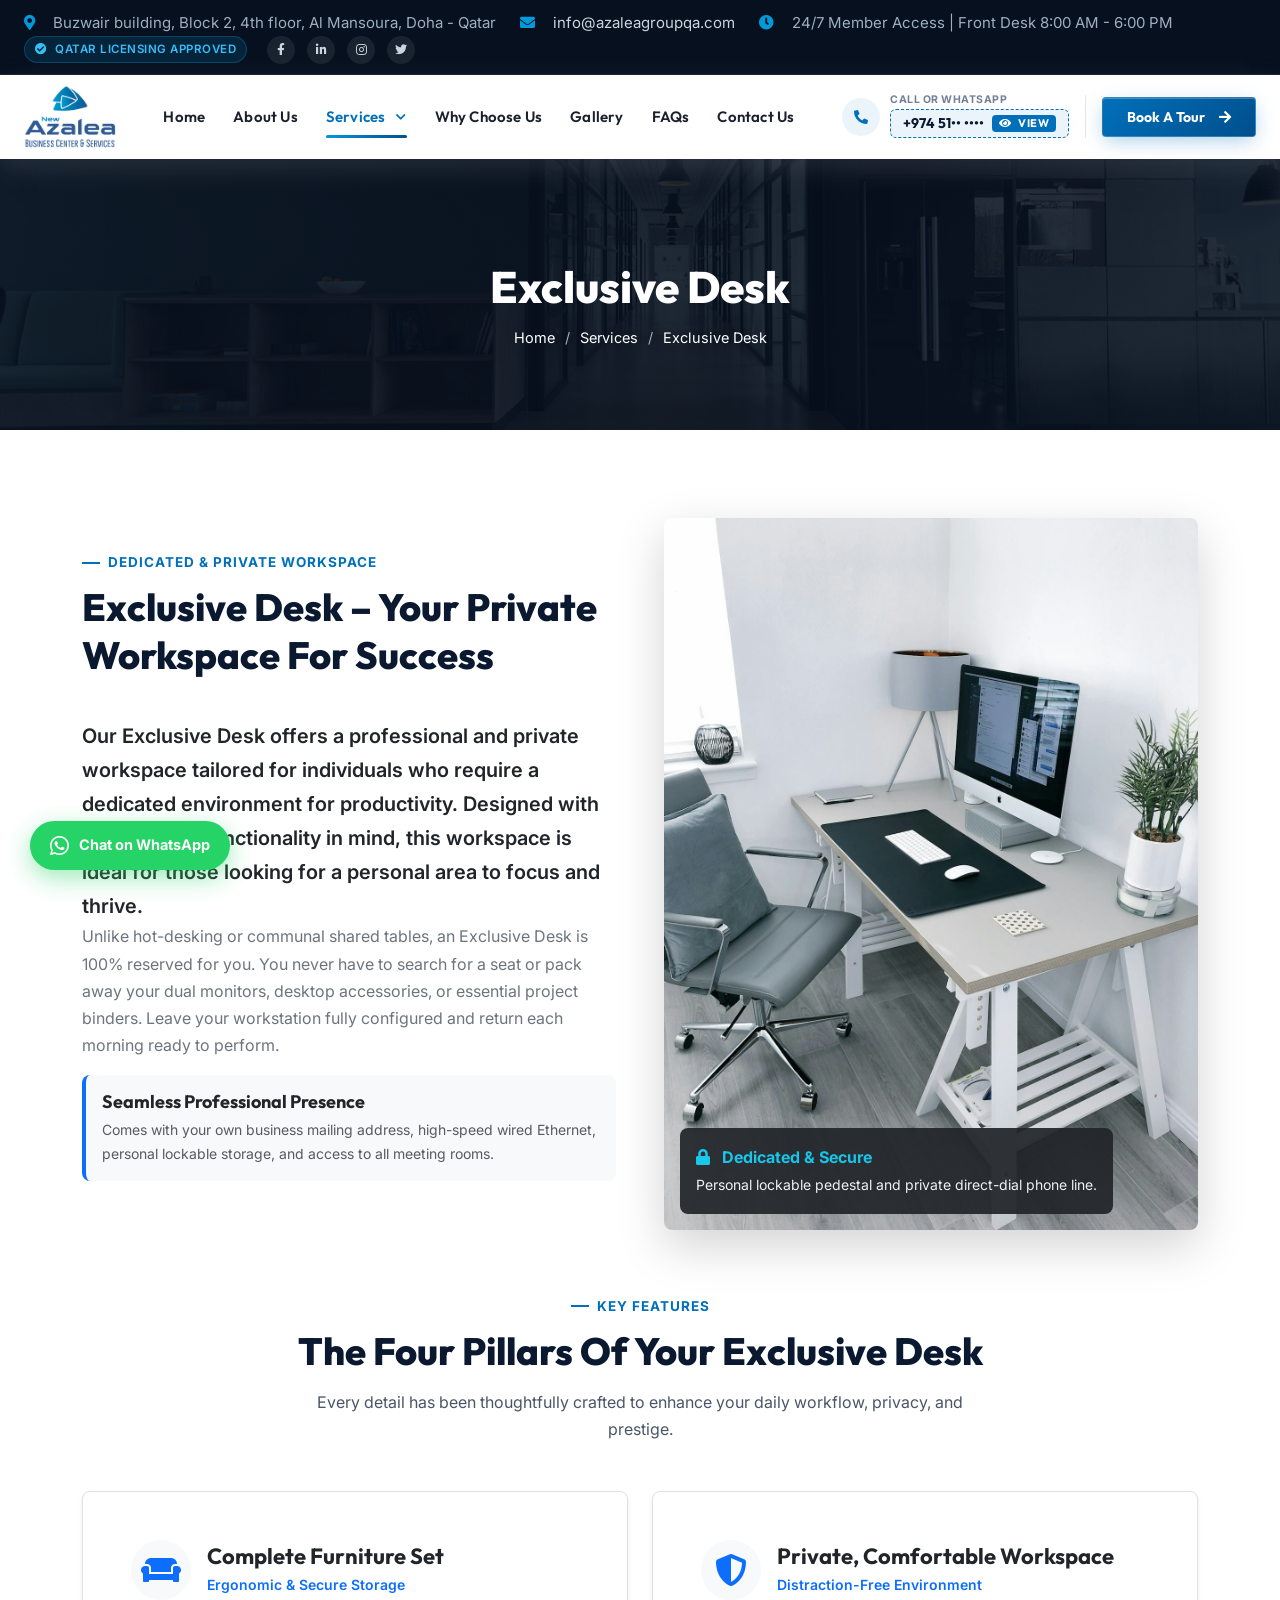
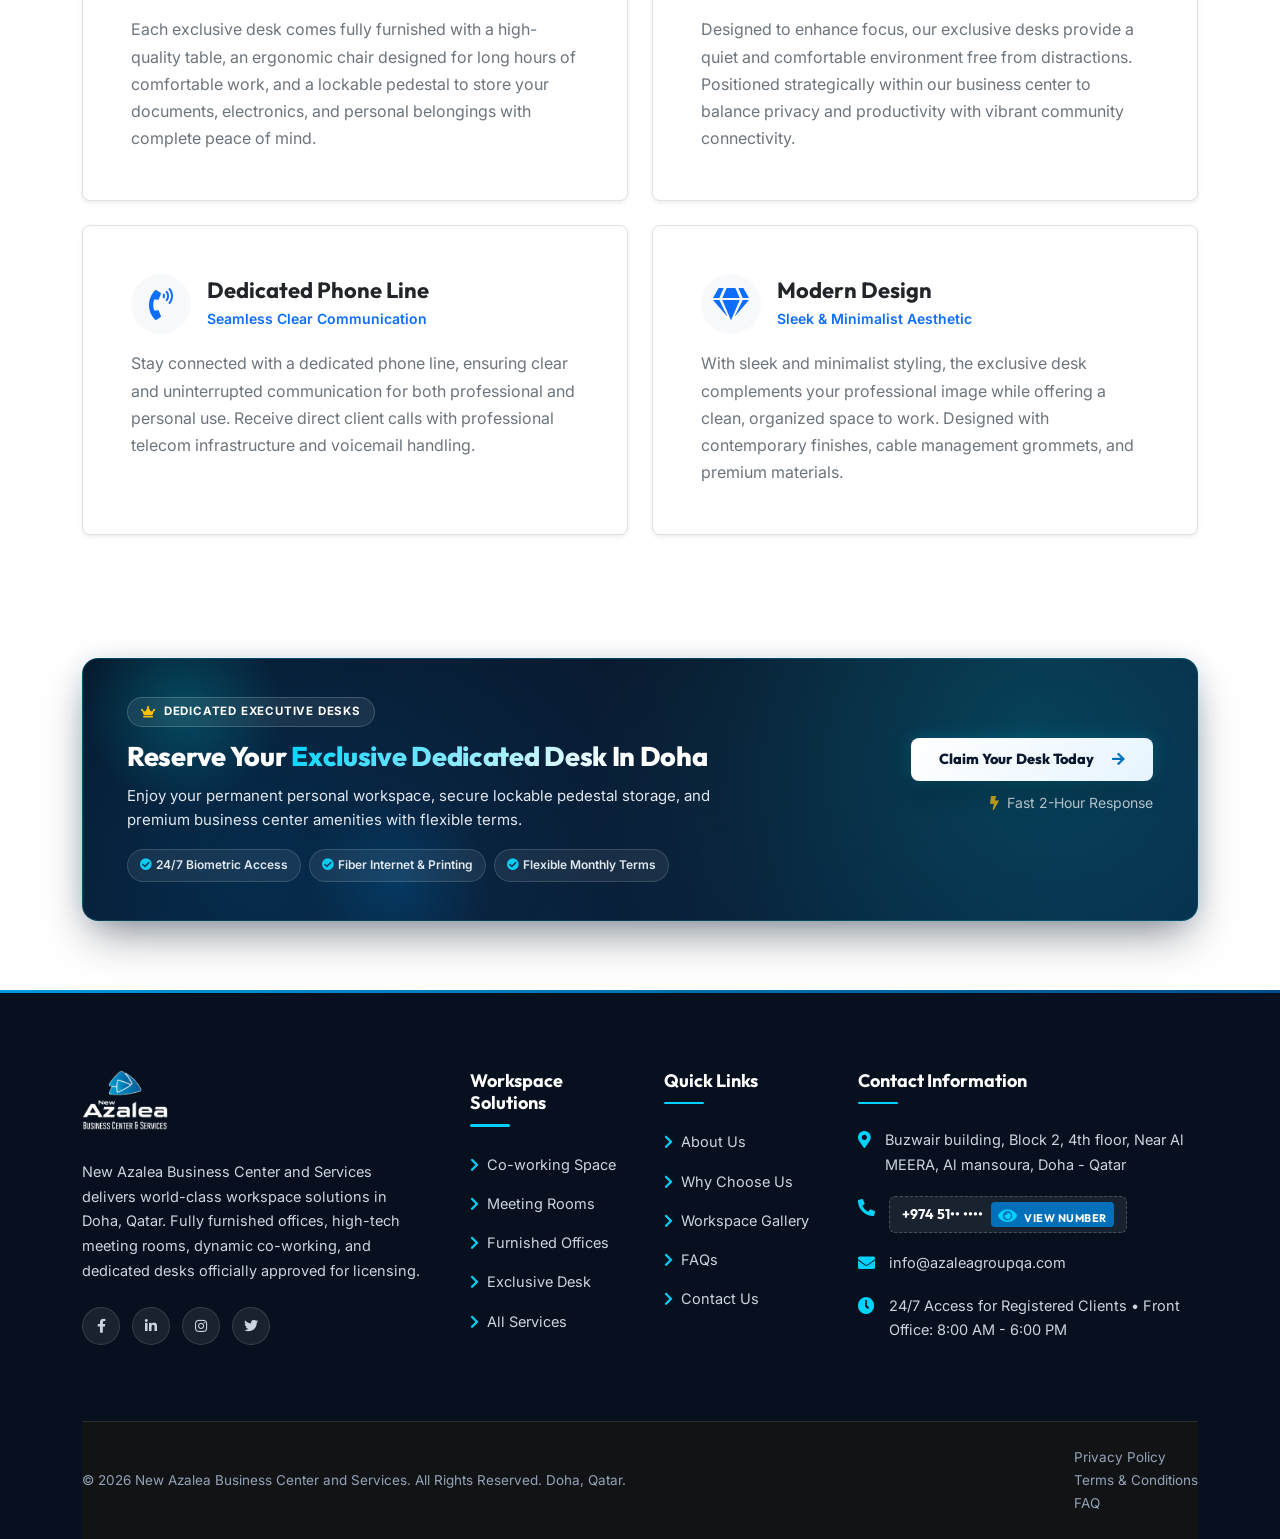
<file: exclusive-desk.html>
<!DOCTYPE html>
<html lang="en">
<head>
  <meta charset="UTF-8">
  <meta name="viewport" content="width=device-width, initial-scale=1.0">
  <title>Exclusive Desk – Your Private Dedicated Workspace | New Azalea Business Center</title>
  <meta name="description" content="Exclusive Desk at New Azalea Business Center in Qatar: Complete furniture set, ergonomic chair, lockable pedestal, dedicated phone line, and modern minimalist design.">
  <link rel="shortcut icon" href="assets/images/favicon.png" type="image/png">

  <!-- CSS Libraries -->
  <link rel="stylesheet" href="assets/css/bootstrap.min.css">
  <link rel="stylesheet" href="assets/css/font-awesome.css">
  <link rel="stylesheet" href="assets/css/animate.css">
  <link rel="stylesheet" href="assets/css/magnific-popup.css">
  <link rel="stylesheet" href="assets/css/swiper-bundle.min.css">
  <link rel="stylesheet" href="assets/css/main.css?v=10.0">
  <link rel="stylesheet" href="assets/css/custom.css?v=10.0">
</head>
<body>

  <!-- Azalea Luxury Entry Reveal (2-3s) -->
  <div id="azalea-entry-reveal" class="azalea-entry-reveal" aria-hidden="true">
    <div class="entry-reveal-ambient-glow"></div>
    <div class="entry-reveal-container">
      <div class="entry-logo-wrapper">
        <img src="assets/images/logo-white.png" alt="New Azalea Business Center and Services" class="entry-logo-img">
        <div class="entry-logo-shimmer"></div>
      </div>
      <div class="entry-tagline">
        <span>PREMIER DOHA WORKSPACE DESTINATION</span>
      </div>
      <div class="entry-progress-track">
        <div class="entry-progress-bar"></div>
      </div>
    </div>
  </div>


  <!-- Top Bar -->
  <div class="header-top-section">
    <div class="container-fluid px-xxl-5 px-xl-4 px-3">
      <div class="header-top-wrapper">
        <ul class="contact-list">
          <li><i class="fas fa-map-marker-alt"></i> <span>Buzwair building, Block 2, 4th floor, Al Mansoura, Doha - Qatar</span></li>
          <li><i class="fas fa-envelope"></i> <a href="mailto:info@azaleagroupqa.com">info@azaleagroupqa.com</a></li>
          <li><i class="fas fa-clock"></i> <span>24/7 Member Access | Front Desk 8:00 AM - 6:00 PM</span></li>
        </ul>
        <div class="top-bar-right d-none d-md-flex">
          <span class="header-badge"><i class="fas fa-check-circle me-1"></i> Qatar Licensing Approved</span>
          <div class="social-icon">
            <a href="#" aria-label="Facebook"><i class="fab fa-facebook-f"></i></a>
            <a href="#" aria-label="LinkedIn"><i class="fab fa-linkedin-in"></i></a>
            <a href="#" aria-label="Instagram"><i class="fab fa-instagram"></i></a>
            <a href="#" aria-label="Twitter"><i class="fab fa-twitter"></i></a>
          </div>
        </div>
      </div>
    </div>
  </div>

  <!-- Header -->
  <header class="header-section-1">
    <div id="header-sticky" class="header-1">
      <div class="container-fluid px-xxl-5 px-xl-4 px-3">
        <div class="header-main">
          <!-- 1. Left: Brand Logo -->
          <div class="logo">
            <a href="index.html" class="header-logo">
              <img src="assets/images/logo.png" alt="New Azalea Business Center and Services">
            </a>
          </div>

          <!-- 2. Center: Primary Corporate Navigation Menu -->
          <nav class="main-menu d-none d-xl-block">
            <ul>
              <li><a href="index.html">Home</a></li>
              <li><a href="about.html">About Us</a></li>
              <li class="active has-dropdown">
                <a href="services.html">Services <i class="fas fa-chevron-down" style="font-size: 11px;"></i></a>
                <ul class="sub-menu">
                  <li><a href="professional-workspace.html"><i class="fas fa-laptop-code me-2 text-primary"></i> Professional Workspace</a></li>
                  <li><a href="meeting-rooms.html"><i class="fas fa-handshake me-2 text-primary"></i> Meeting Rooms</a></li>
                  <li><a href="furnished-offices.html"><i class="fas fa-building me-2 text-primary"></i> Furnished Offices</a></li>
                  <li><a href="exclusive-desk.html"><i class="fas fa-chair me-2 text-primary"></i> Exclusive Desk</a></li>
                </ul>
              </li>
              <li><a href="index.html#why-choose-us">Why Choose Us</a></li>
              <li><a href="index.html#gallery">Gallery</a></li>
              <li><a href="faqs.html">FAQs</a></li>
              <li><a href="contact.html">Contact Us</a></li>
            </ul>
          </nav>

          <!-- 3. Right: Contact Info & CTA Button -->
          <div class="header-right">
            <div class="header-contact-box d-none d-lg-flex">
              <div class="icon">
                <i class="fas fa-phone-alt"></i>
              </div>
              <div class="content">
                <p>Call or WhatsApp</p>
                <div class="phone-reveal-wrapper">
                  <button type="button" class="btn-reveal-phone" title="Click to reveal phone number">
                    <span>+974 51•• ••••</span>
                    <span class="reveal-tag"><i class="fas fa-eye me-1"></i> View</span>
                  </button>
                  <div class="revealed-phone-box">
                    <h6><a href="tel:+97451019991" class="phone-call-link">+974 51019991</a></h6>
                    <a href="https://wa.me/97451019991" target="_blank" class="whatsapp-direct-btn" title="Chat on WhatsApp"><i class="fab fa-whatsapp"></i> WhatsApp</a>
                  </div>
                </div>
              </div>
            </div>

            <div class="header-button d-none d-sm-block">
              <button type="button" class="theme-btn" data-bs-toggle="modal" data-bs-target="#bookingModal">
                <span>Book A Tour</span>
                <i class="fas fa-arrow-right"></i>
              </button>
            </div>

            <!-- Mobile Quick WhatsApp Button (< 576px) -->
            <a href="https://wa.me/97451019991" target="_blank" class="mobile-header-wa d-sm-none" aria-label="Chat on WhatsApp" title="Chat on WhatsApp">
              <i class="fab fa-whatsapp"></i>
            </a>

            <!-- Mobile Hamburger Button -->
            <button class="header__hamburger d-xl-none" aria-label="Toggle menu">
              <i class="fas fa-bars"></i>
            </button>
          </div>
        </div>
      </div>
    </div>
  </header>

  <!-- Mobile Offcanvas Menu -->
  <div class="offcanvas__overlay"></div>
  <div class="offcanvas__info">
    <button class="offcanvas__close" aria-label="Close menu">&times;</button>
    <div class="mb-4">
      <img src="assets/images/logo-white.png" alt="New Azalea Business Center" style="max-height: 56px;">
    </div>
    <ul class="mobile-nav-list">
      <li><a href="index.html">Home</a></li>
      <li><a href="about.html">About Us</a></li>
      <li class="has-dropdown active">
        <a href="services.html">Services <i class="fas fa-chevron-down"></i></a>
        <ul class="mobile-sub-menu" style="display: block;">
          <li><a href="professional-workspace.html">Professional Workspace</a></li>
          <li><a href="meeting-rooms.html">Meeting Rooms</a></li>
          <li><a href="furnished-offices.html">Furnished Offices</a></li>
          <li><a href="exclusive-desk.html" class="text-info">Exclusive Desk</a></li>
        </ul>
      </li>
      <li><a href="index.html#why-choose-us">Why Choose Us</a></li>
      <li><a href="index.html#gallery">Gallery</a></li>
      <li><a href="faqs.html">FAQs</a></li>
      <li><a href="contact.html">Contact Us</a></li>
    </ul>
    <div class="mt-4 pt-4 border-top border-secondary">
      <div class="mb-3">
        <small class="text-light opacity-75 d-block mb-1">Direct Phone &amp; WhatsApp:</small>
        <div class="phone-reveal-wrapper">
          <button type="button" class="btn-reveal-phone" title="Click to reveal phone number">
            <span>+974 51•• ••••</span>
            <span class="reveal-tag"><i class="fas fa-eye me-1"></i> View</span>
          </button>
          <div class="revealed-phone-box flex-column align-items-start gap-2">
            <a href="tel:+97451019991" class="phone-call-link text-white"><i class="fas fa-phone-alt text-info me-2"></i> +974 51019991</a>
            <a href="https://wa.me/97451019991" target="_blank" class="whatsapp-direct-btn"><i class="fab fa-whatsapp me-1"></i> Chat on WhatsApp</a>
          </div>
        </div>
      </div>
      <p class="text-muted small mb-0"><i class="fas fa-envelope text-info me-2"></i> <a href="mailto:info@azaleagroupqa.com" class="text-light">info@azaleagroupqa.com</a></p>
      <button class="theme-btn w-100 mt-3" data-bs-toggle="modal" data-bs-target="#bookingModal">Book A Tour</button>
    </div>
  </div>

  <!-- Breadcrumb Banner -->
  <section class="breadcrumb-banner">
    <div class="container">
      <h1>Exclusive Desk</h1>
      <div class="breadcrumb-nav">
        <a href="index.html">Home</a>
        <span>/</span>
        <a href="services.html">Services</a>
        <span>/</span>
        <span class="text-white">Exclusive Desk</span>
      </div>
    </div>
  </section>

  <!-- Exclusive Desk Details -->
  <section class="py-5 my-4">
    <div class="container py-3">
      <div class="row g-5 align-items-center mb-5">
        <div class="col-lg-6">
          <div class="section-title">
            <span class="sub-badge">Dedicated &amp; Private Workspace</span>
            <h2>Exclusive Desk – Your Private Workspace for Success</h2>
          </div>
          <p class="lead text-dark fw-semibold">
            Our Exclusive Desk offers a professional and private workspace tailored for individuals who require a dedicated environment for productivity. Designed with comfort and functionality in mind, this workspace is ideal for those looking for a personal area to focus and thrive.
          </p>
          <p class="text-secondary">
            Unlike hot-desking or communal shared tables, an Exclusive Desk is 100% reserved for you. You never have to search for a seat or pack away your dual monitors, desktop accessories, or essential project binders. Leave your workstation fully configured and return each morning ready to perform.
          </p>
          <div class="p-3 bg-light rounded-3 border-start border-4 border-primary my-3">
            <h6 class="fw-bold text-dark mb-1">Seamless Professional Presence</h6>
            <p class="text-muted small mb-0">Comes with your own business mailing address, high-speed wired Ethernet, personal lockable storage, and access to all meeting rooms.</p>
          </div>
        </div>

        <div class="col-lg-6">
          <div class="position-relative">
            <img src="assets/images/services/service-exclusive-desk.jpg" class="img-fluid rounded-3 shadow-lg" alt="Exclusive Desk New Azalea Business Center">
            <div class="position-absolute bottom-0 start-0 m-3 p-3 bg-dark text-white rounded-3 shadow-md d-none d-sm-block" style="opacity: 0.92;">
              <p class="fw-bold mb-0 text-info"><i class="fas fa-lock me-2"></i> Dedicated &amp; Secure</p>
              <small class="text-light">Personal lockable pedestal and private direct-dial phone line.</small>
            </div>
          </div>
        </div>
      </div>

      <!-- Key Features Deep Dive (From Prompt) -->
      <div class="mt-5 pt-3">
        <div class="section-title text-center mb-5">
          <span class="sub-badge">Key Features</span>
          <h2>The Four Pillars of Your Exclusive Desk</h2>
          <p class="mx-auto">Every detail has been thoughtfully crafted to enhance your daily workflow, privacy, and prestige.</p>
        </div>

        <div class="row g-4">
          <!-- Pillar 1 -->
          <div class="col-lg-6">
            <div class="p-4 p-lg-5 bg-white rounded-3 border shadow-sm h-100">
              <div class="d-flex align-items-center gap-3 mb-3">
                <div class="text-primary fs-2 bg-light p-3 rounded-circle" style="width: 60px; height: 60px; display: flex; align-items: center; justify-content: center;">
                  <i class="fas fa-couch"></i>
                </div>
                <div>
                  <h4 class="fw-bold text-dark mb-0">Complete Furniture Set</h4>
                  <small class="text-primary fw-semibold">Ergonomic &amp; Secure Storage</small>
                </div>
              </div>
              <p class="text-secondary mb-0">
                Each exclusive desk comes fully furnished with a high-quality table, an ergonomic chair designed for long hours of comfortable work, and a lockable pedestal to store your documents, electronics, and personal belongings with complete peace of mind.
              </p>
            </div>
          </div>

          <!-- Pillar 2 -->
          <div class="col-lg-6">
            <div class="p-4 p-lg-5 bg-white rounded-3 border shadow-sm h-100">
              <div class="d-flex align-items-center gap-3 mb-3">
                <div class="text-primary fs-2 bg-light p-3 rounded-circle" style="width: 60px; height: 60px; display: flex; align-items: center; justify-content: center;">
                  <i class="fas fa-shield-alt"></i>
                </div>
                <div>
                  <h4 class="fw-bold text-dark mb-0">Private, Comfortable Workspace</h4>
                  <small class="text-primary fw-semibold">Distraction-Free Environment</small>
                </div>
              </div>
              <p class="text-secondary mb-0">
                Designed to enhance focus, our exclusive desks provide a quiet and comfortable environment free from distractions. Positioned strategically within our business center to balance privacy and productivity with vibrant community connectivity.
              </p>
            </div>
          </div>

          <!-- Pillar 3 -->
          <div class="col-lg-6">
            <div class="p-4 p-lg-5 bg-white rounded-3 border shadow-sm h-100">
              <div class="d-flex align-items-center gap-3 mb-3">
                <div class="text-primary fs-2 bg-light p-3 rounded-circle" style="width: 60px; height: 60px; display: flex; align-items: center; justify-content: center;">
                  <i class="fas fa-phone-volume"></i>
                </div>
                <div>
                  <h4 class="fw-bold text-dark mb-0">Dedicated Phone Line</h4>
                  <small class="text-primary fw-semibold">Seamless Clear Communication</small>
                </div>
              </div>
              <p class="text-secondary mb-0">
                Stay connected with a dedicated phone line, ensuring clear and uninterrupted communication for both professional and personal use. Receive direct client calls with professional telecom infrastructure and voicemail handling.
              </p>
            </div>
          </div>

          <!-- Pillar 4 -->
          <div class="col-lg-6">
            <div class="p-4 p-lg-5 bg-white rounded-3 border shadow-sm h-100">
              <div class="d-flex align-items-center gap-3 mb-3">
                <div class="text-primary fs-2 bg-light p-3 rounded-circle" style="width: 60px; height: 60px; display: flex; align-items: center; justify-content: center;">
                  <i class="fas fa-gem"></i>
                </div>
                <div>
                  <h4 class="fw-bold text-dark mb-0">Modern Design</h4>
                  <small class="text-primary fw-semibold">Sleek &amp; Minimalist Aesthetic</small>
                </div>
              </div>
              <p class="text-secondary mb-0">
                With sleek and minimalist styling, the exclusive desk complements your professional image while offering a clean, organized space to work. Designed with contemporary finishes, cable management grommets, and premium materials.
              </p>
            </div>
          </div>
        </div>
      </div>

    </div>
  </section>

  <!-- CTA Banner -->
  <section class="cta-banner-wrapper container my-5 py-4">
    <div class="cta-banner-section p-4 p-lg-5">
      <div class="row align-items-center g-4 position-relative" style="z-index: 2;">
        <div class="col-lg-8">
          <div class="cta-badge mb-3">
            <i class="fas fa-crown text-warning me-2"></i> Dedicated Executive Desks
          </div>
          <h2 class="cta-title">Reserve Your <span class="gradient-text-light">Exclusive Dedicated Desk</span> in Doha</h2>
          <p class="cta-text">
            Enjoy your permanent personal workspace, secure lockable pedestal storage, and premium business center amenities with flexible terms.
          </p>
          <div class="cta-trust-chips d-flex align-items-center flex-wrap gap-2 gap-md-3 mt-4">
            <span class="cta-chip"><i class="fas fa-check-circle text-info me-1"></i> 24/7 Biometric Access</span>
            <span class="cta-chip"><i class="fas fa-check-circle text-info me-1"></i> Fiber Internet & Printing</span>
            <span class="cta-chip"><i class="fas fa-check-circle text-info me-1"></i> Flexible Monthly Terms</span>
          </div>
        </div>
        <div class="col-lg-4 text-lg-end text-center mt-4 mt-lg-0">
          <button class="theme-btn theme-btn-luxury" data-bs-toggle="modal" data-bs-target="#bookingModal">
            <span>Claim Your Desk Today</span>
            <i class="fas fa-arrow-right ms-2"></i>
          </button>
          <div class="mt-2">
            <small class="text-light opacity-75"><i class="fas fa-bolt text-warning me-1"></i> Fast 2-Hour Response</small>
          </div>
        </div>
      </div>
    </div>
  </section>

  <!-- Footer -->
  <footer class="footer-section">
    <div class="container">
      <div class="row g-5">
        <div class="col-lg-4 col-md-6">
          <div class="footer-about">
            <a href="index.html" class="footer-logo d-inline-block">
              <img src="assets/images/logo-white.png" alt="New Azalea Business Center and Services">
            </a>
            <p>
              New Azalea Business Center and Services delivers world-class workspace solutions in Doha, Qatar. Fully furnished offices, high-tech meeting rooms, dynamic co-working, and dedicated desks officially approved for licensing.
            </p>
            <div class="footer-socials">
              <a href="#" aria-label="Facebook"><i class="fab fa-facebook-f"></i></a>
              <a href="#" aria-label="LinkedIn"><i class="fab fa-linkedin-in"></i></a>
              <a href="#" aria-label="Instagram"><i class="fab fa-instagram"></i></a>
              <a href="#" aria-label="Twitter"><i class="fab fa-twitter"></i></a>
            </div>
          </div>
        </div>

        <div class="col-lg-2 col-md-6 col-6">
          <div class="footer-widget">
            <h5>Workspace Solutions</h5>
            <ul class="footer-links">
              <li><a href="professional-workspace.html"><i class="fas fa-chevron-right text-info"></i> Co-working Space</a></li>
              <li><a href="meeting-rooms.html"><i class="fas fa-chevron-right text-info"></i> Meeting Rooms</a></li>
              <li><a href="furnished-offices.html"><i class="fas fa-chevron-right text-info"></i> Furnished Offices</a></li>
              <li><a href="exclusive-desk.html"><i class="fas fa-chevron-right text-info"></i> Exclusive Desk</a></li>
              <li><a href="services.html"><i class="fas fa-chevron-right text-info"></i> All Services</a></li>
            </ul>
          </div>
        </div>

        <div class="col-lg-2 col-md-6 col-6">
          <div class="footer-widget">
            <h5>Quick Links</h5>
            <ul class="footer-links">
              <li><a href="about.html"><i class="fas fa-chevron-right text-info"></i> About Us</a></li>
              <li><a href="index.html#why-choose-us"><i class="fas fa-chevron-right text-info"></i> Why Choose Us</a></li>
              <li><a href="index.html#gallery"><i class="fas fa-chevron-right text-info"></i> Workspace Gallery</a></li>
              <li><a href="faqs.html"><i class="fas fa-chevron-right text-info"></i> FAQs</a></li>
              <li><a href="contact.html"><i class="fas fa-chevron-right text-info"></i> Contact Us</a></li>
            </ul>
          </div>
        </div>

        <div class="col-lg-4 col-md-6">
          <div class="footer-widget">
            <h5>Contact Information</h5>
            <ul class="footer-contact-list">
              <li>
                <i class="fas fa-map-marker-alt"></i>
                <span>Buzwair building, Block 2, 4th floor, Near Al MEERA, Al mansoura, Doha - Qatar</span>
              </li>
              <li>
                <i class="fas fa-phone-alt"></i>
                <div>
                  <div class="phone-reveal-wrapper">
                    <button type="button" class="btn-reveal-phone" title="Click to reveal phone number">
                      <span>+974 51•• ••••</span>
                      <span class="reveal-tag"><i class="fas fa-eye me-1"></i> View Number</span>
                    </button>
                    <div class="revealed-phone-box">
                      <a href="tel:+97451019991" class="phone-call-link text-white">+974 51019991</a>
                      <a href="https://wa.me/97451019991" target="_blank" class="whatsapp-direct-btn"><i class="fab fa-whatsapp me-1"></i> WhatsApp</a>
                    </div>
                  </div>
                </div>
              </li>
              <li>
                <i class="fas fa-envelope"></i>
                <span><a href="mailto:info@azaleagroupqa.com">info@azaleagroupqa.com</a></span>
              </li>
              <li>
                <i class="fas fa-clock"></i>
                <span>24/7 Access for Registered Clients &bull; Front Office: 8:00 AM - 6:00 PM</span>
              </li>
            </ul>
          </div>
        </div>
      </div>

      <div class="footer-bottom">
        <div class="d-flex flex-wrap justify-content-between align-items-center gap-3">
          <p>&copy; 2026 New Azalea Business Center and Services. All Rights Reserved. Doha, Qatar.</p>
          <ul class="footer-bottom-menu">
            <li><a href="#">Privacy Policy</a></li>
            <li><a href="#">Terms &amp; Conditions</a></li>
            <li><a href="faqs.html">FAQ</a></li>
          </ul>
        </div>
      </div>
    </div>
  </footer>

  <!-- Circular Scroll Up Button -->
  <div class="scroll-up">
    <svg class="scroll-circle svg-content" width="100%" height="100%" viewBox="-1 -1 102 102">
      <path d="M50,1 a49,49 0 0,1 0,98 a49,49 0 0,1 0,-98" />
    </svg>
  </div>

  <!-- Booking Modal -->
  <div class="modal fade" id="bookingModal" tabindex="-1" aria-labelledby="bookingModalLabel" aria-hidden="true">
    <div class="modal-dialog modal-dialog-centered modal-lg">
      <div class="modal-content">
        <div class="modal-header">
          <div>
            <h5 class="modal-title fw-bold text-white" id="bookingModalLabel"><i class="fas fa-calendar-check me-2 text-info"></i> Inquire About Exclusive Desk</h5>
            <small class="text-light opacity-75">Secure your private dedicated desk at New Azalea Business Center</small>
          </div>
          <button type="button" class="btn-close btn-close-white" data-bs-dismiss="modal" aria-label="Close"></button>
        </div>
        <div class="modal-body">
          <form id="bookingForm">
            <div class="row g-3">
              <div class="col-md-6">
                <label class="form-label">Full Name *</label>
                <input type="text" class="form-control" placeholder="Your Name" required>
              </div>
              <div class="col-md-6">
                <label class="form-label">Profession / Company</label>
                <input type="text" class="form-control" placeholder="Freelancer / Consultant / Firm">
              </div>
              <div class="col-md-6">
                <label class="form-label">Email Address *</label>
                <input type="email" class="form-control" placeholder="name@company.com" required>
              </div>
              <div class="col-md-6">
                <label class="form-label">Phone Number *</label>
                <div class="intl-phone-wrapper">
                  <div class="country-select-dropdown">
                    <button type="button" class="country-picker-btn" aria-expanded="false" title="Select Country Code">
                      <span class="selected-flag">🇶🇦</span>
                      <span class="selected-dial-code">+974</span>
                      <i class="fas fa-chevron-down"></i>
                    </button>
                    <div class="country-dropdown-menu">
                      <div class="country-search-box">
                        <i class="fas fa-search search-icon"></i>
                        <input type="text" class="country-search-input" placeholder="Search country or code...">
                      </div>
                      <ul class="country-list"></ul>
                      <div class="country-no-results">No country found</div>
                    </div>
                  </div>
                  <input type="hidden" name="country_dial_code" class="country-dial-code-input" value="+974">
                  <input type="tel" name="phone_number" class="form-control phone-input-field" placeholder="Mobile number" required>
                </div>
              </div>
              <div class="col-md-6">
                <label class="form-label">Membership Term</label>
                <select class="form-select">
                  <option>Monthly Flexible</option>
                  <option>Quarterly (3 Months)</option>
                  <option>Annual (12 Months - Best Value)</option>
                </select>
              </div>
              <div class="col-md-6">
                <label class="form-label">Target Start Date</label>
                <input type="date" class="form-control">
              </div>
              <div class="col-12">
                <label class="form-label">Additional Requests</label>
                <textarea class="form-control" rows="3" placeholder="Tell us if you require multiple contiguous desks, dedicated phone line setup, or mail forwarding..."></textarea>
              </div>
              <div class="col-12 mt-4 text-end">
                <button type="button" class="btn btn-secondary me-2" data-bs-dismiss="modal">Cancel</button>
                <button type="submit" class="theme-btn">
                  <span>Confirm Desk Reservation</span>
                  <i class="fas fa-paper-plane"></i>
                </button>
              </div>
            </div>
          </form>
        </div>
      </div>
    </div>
  </div>

  <!-- JavaScript Libraries -->
  <script src="assets/js/jquery.min.js"></script>
  <script src="assets/js/bootstrap.bundle.min.js"></script>
  <script src="assets/js/wow.min.js"></script>
  <script src="assets/js/swiper-bundle.min.js"></script>
  <script src="assets/js/jquery.magnific-popup.min.js"></script>
  <script src="assets/js/main.js?v=10.0"></script>

  <!-- Floating WhatsApp Action Widget -->
  <a href="https://wa.me/97451019991" target="_blank" class="floating-whatsapp" title="Chat directly on WhatsApp">
    <i class="fab fa-whatsapp"></i>
    <span>Chat on WhatsApp</span>
  </a>

</body>
</html>
</file>
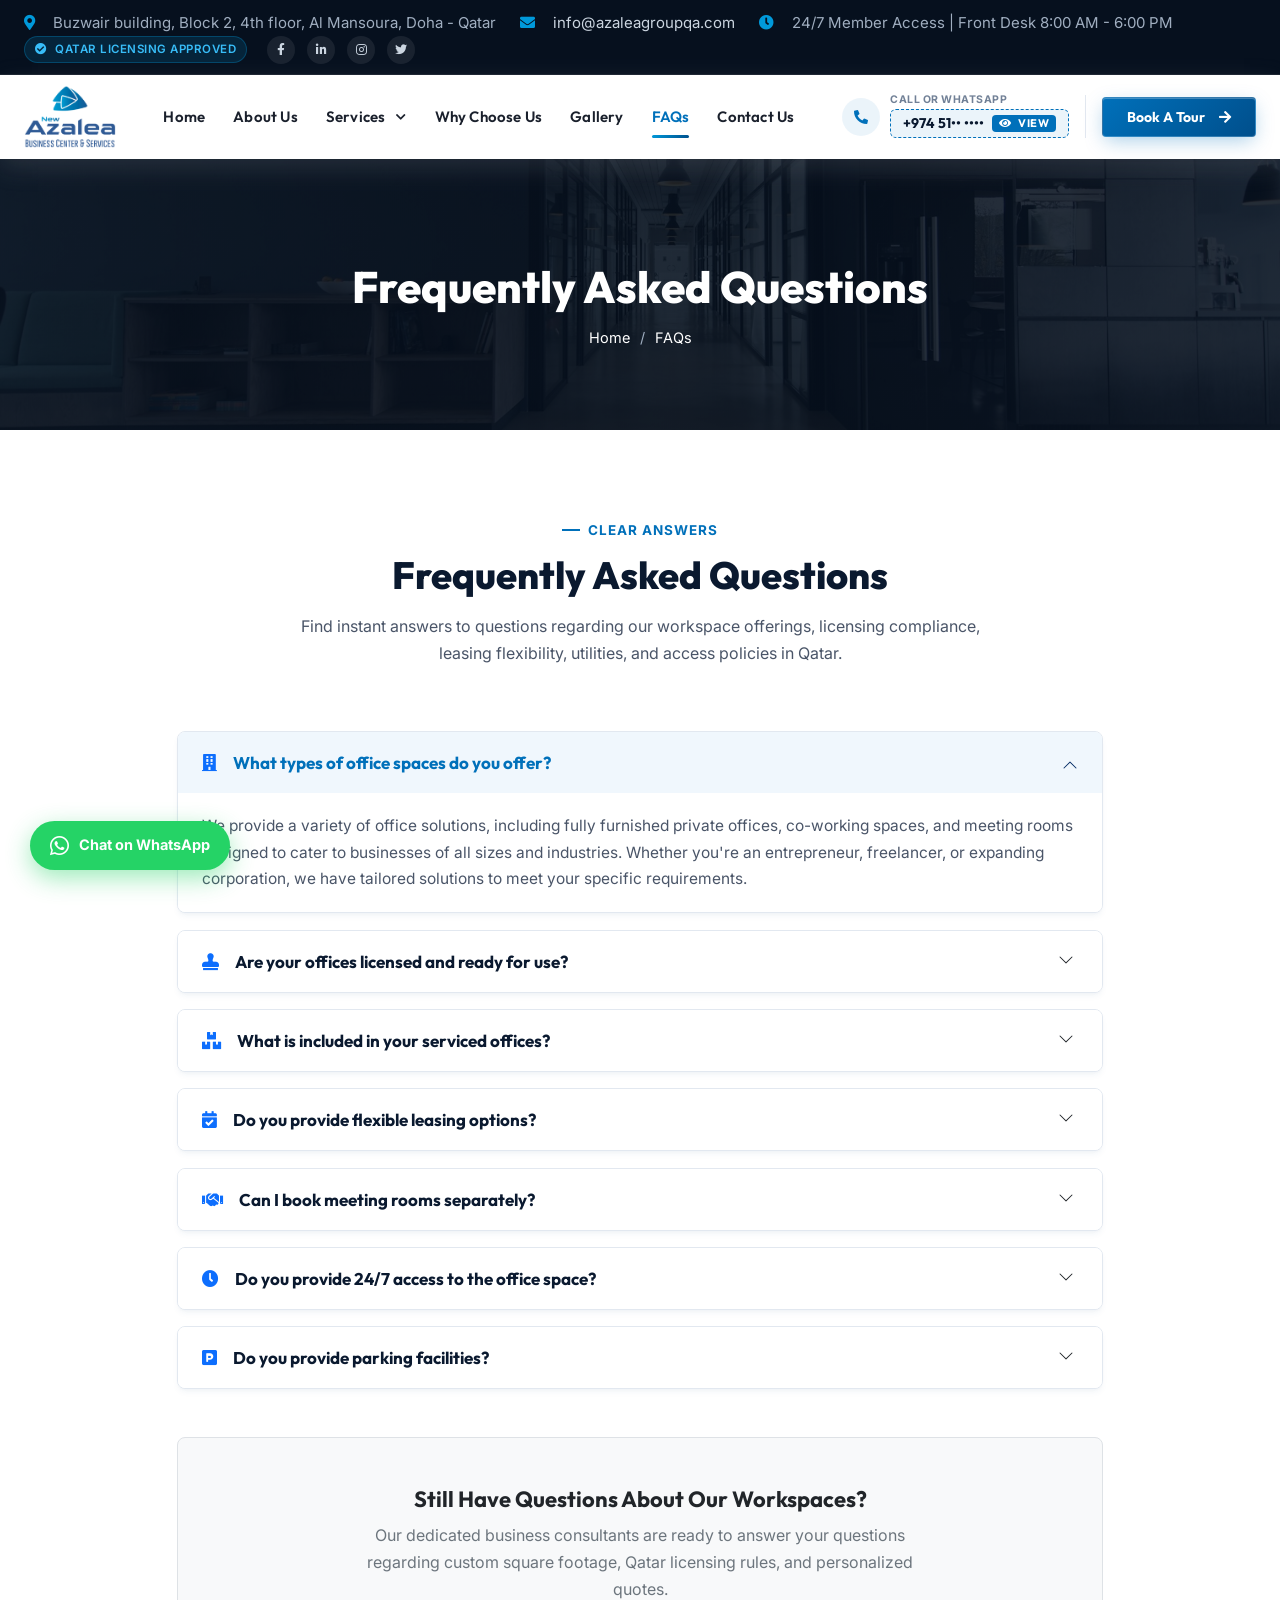
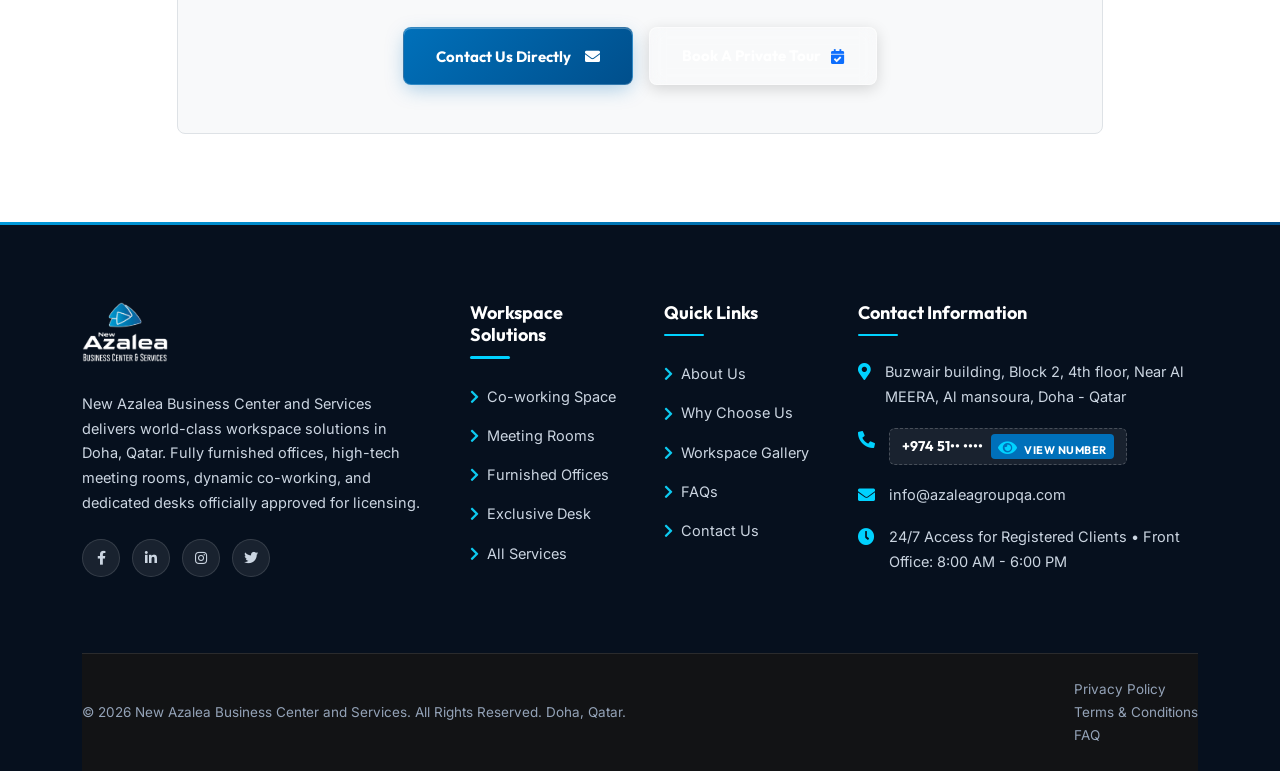
<file: faqs.html>
<!DOCTYPE html>
<html lang="en">
<head>
  <meta charset="UTF-8">
  <meta name="viewport" content="width=device-width, initial-scale=1.0">
  <title>Frequently Asked Questions (FAQs) | New Azalea Business Center Qatar</title>
  <meta name="description" content="Common questions and answers about renting offices, co-working, meeting rooms, and commercial licensing at New Azalea Business Center and Services in Doha, Qatar.">
  <link rel="shortcut icon" href="assets/images/favicon.png" type="image/png">

  <!-- CSS Libraries -->
  <link rel="stylesheet" href="assets/css/bootstrap.min.css">
  <link rel="stylesheet" href="assets/css/font-awesome.css">
  <link rel="stylesheet" href="assets/css/animate.css">
  <link rel="stylesheet" href="assets/css/magnific-popup.css">
  <link rel="stylesheet" href="assets/css/swiper-bundle.min.css">
  <link rel="stylesheet" href="assets/css/main.css?v=10.0">
  <link rel="stylesheet" href="assets/css/custom.css?v=10.0">
</head>
<body>

  <!-- Azalea Luxury Entry Reveal (2-3s) -->
  <div id="azalea-entry-reveal" class="azalea-entry-reveal" aria-hidden="true">
    <div class="entry-reveal-ambient-glow"></div>
    <div class="entry-reveal-container">
      <div class="entry-logo-wrapper">
        <img src="assets/images/logo-white.png" alt="New Azalea Business Center and Services" class="entry-logo-img">
        <div class="entry-logo-shimmer"></div>
      </div>
      <div class="entry-tagline">
        <span>PREMIER DOHA WORKSPACE DESTINATION</span>
      </div>
      <div class="entry-progress-track">
        <div class="entry-progress-bar"></div>
      </div>
    </div>
  </div>


  <!-- Top Bar -->
  <div class="header-top-section">
    <div class="container-fluid px-xxl-5 px-xl-4 px-3">
      <div class="header-top-wrapper">
        <ul class="contact-list">
          <li><i class="fas fa-map-marker-alt"></i> <span>Buzwair building, Block 2, 4th floor, Al Mansoura, Doha - Qatar</span></li>
          <li><i class="fas fa-envelope"></i> <a href="mailto:info@azaleagroupqa.com">info@azaleagroupqa.com</a></li>
          <li><i class="fas fa-clock"></i> <span>24/7 Member Access | Front Desk 8:00 AM - 6:00 PM</span></li>
        </ul>
        <div class="top-bar-right d-none d-md-flex">
          <span class="header-badge"><i class="fas fa-check-circle me-1"></i> Qatar Licensing Approved</span>
          <div class="social-icon">
            <a href="#" aria-label="Facebook"><i class="fab fa-facebook-f"></i></a>
            <a href="#" aria-label="LinkedIn"><i class="fab fa-linkedin-in"></i></a>
            <a href="#" aria-label="Instagram"><i class="fab fa-instagram"></i></a>
            <a href="#" aria-label="Twitter"><i class="fab fa-twitter"></i></a>
          </div>
        </div>
      </div>
    </div>
  </div>

  <!-- Header -->
  <header class="header-section-1">
    <div id="header-sticky" class="header-1">
      <div class="container-fluid px-xxl-5 px-xl-4 px-3">
        <div class="header-main">
          <!-- 1. Left: Brand Logo -->
          <div class="logo">
            <a href="index.html" class="header-logo">
              <img src="assets/images/logo.png" alt="New Azalea Business Center and Services">
            </a>
          </div>

          <!-- 2. Center: Primary Corporate Navigation Menu -->
          <nav class="main-menu d-none d-xl-block">
            <ul>
              <li><a href="index.html">Home</a></li>
              <li><a href="about.html">About Us</a></li>
              <li class="has-dropdown">
                <a href="services.html">Services <i class="fas fa-chevron-down" style="font-size: 11px;"></i></a>
                <ul class="sub-menu">
                  <li><a href="professional-workspace.html"><i class="fas fa-laptop-code me-2 text-primary"></i> Professional Workspace</a></li>
                  <li><a href="meeting-rooms.html"><i class="fas fa-handshake me-2 text-primary"></i> Meeting Rooms</a></li>
                  <li><a href="furnished-offices.html"><i class="fas fa-building me-2 text-primary"></i> Furnished Offices</a></li>
                  <li><a href="exclusive-desk.html"><i class="fas fa-chair me-2 text-primary"></i> Exclusive Desk</a></li>
                </ul>
              </li>
              <li><a href="index.html#why-choose-us">Why Choose Us</a></li>
              <li><a href="index.html#gallery">Gallery</a></li>
              <li class="active"><a href="faqs.html">FAQs</a></li>
              <li><a href="contact.html">Contact Us</a></li>
            </ul>
          </nav>

          <!-- 3. Right: Contact Info & CTA Button -->
          <div class="header-right">
            <div class="header-contact-box d-none d-lg-flex">
              <div class="icon">
                <i class="fas fa-phone-alt"></i>
              </div>
              <div class="content">
                <p>Call or WhatsApp</p>
                <div class="phone-reveal-wrapper">
                  <button type="button" class="btn-reveal-phone" title="Click to reveal phone number">
                    <span>+974 51•• ••••</span>
                    <span class="reveal-tag"><i class="fas fa-eye me-1"></i> View</span>
                  </button>
                  <div class="revealed-phone-box">
                    <h6><a href="tel:+97451019991" class="phone-call-link">+974 51019991</a></h6>
                    <a href="https://wa.me/97451019991" target="_blank" class="whatsapp-direct-btn" title="Chat on WhatsApp"><i class="fab fa-whatsapp"></i> WhatsApp</a>
                  </div>
                </div>
              </div>
            </div>

            <div class="header-button d-none d-sm-block">
              <button type="button" class="theme-btn" data-bs-toggle="modal" data-bs-target="#bookingModal">
                <span>Book A Tour</span>
                <i class="fas fa-arrow-right"></i>
              </button>
            </div>

            <!-- Mobile Quick WhatsApp Button (< 576px) -->
            <a href="https://wa.me/97451019991" target="_blank" class="mobile-header-wa d-sm-none" aria-label="Chat on WhatsApp" title="Chat on WhatsApp">
              <i class="fab fa-whatsapp"></i>
            </a>

            <!-- Mobile Hamburger Button -->
            <button class="header__hamburger d-xl-none" aria-label="Toggle menu">
              <i class="fas fa-bars"></i>
            </button>
          </div>
        </div>
      </div>
    </div>
  </header>

  <!-- Mobile Offcanvas Menu -->
  <div class="offcanvas__overlay"></div>
  <div class="offcanvas__info">
    <button class="offcanvas__close" aria-label="Close menu">&times;</button>
    <div class="mb-4">
      <img src="assets/images/logo-white.png" alt="New Azalea Business Center" style="max-height: 56px;">
    </div>
    <ul class="mobile-nav-list">
      <li><a href="index.html">Home</a></li>
      <li><a href="about.html">About Us</a></li>
      <li class="has-dropdown">
        <a href="services.html">Services <i class="fas fa-chevron-down"></i></a>
        <ul class="mobile-sub-menu">
          <li><a href="professional-workspace.html">Professional Workspace</a></li>
          <li><a href="meeting-rooms.html">Meeting Rooms</a></li>
          <li><a href="furnished-offices.html">Furnished Offices</a></li>
          <li><a href="exclusive-desk.html">Exclusive Desk</a></li>
        </ul>
      </li>
      <li><a href="index.html#why-choose-us">Why Choose Us</a></li>
      <li><a href="index.html#gallery">Gallery</a></li>
      <li class="active"><a href="faqs.html">FAQs</a></li>
      <li><a href="contact.html">Contact Us</a></li>
    </ul>
    <div class="mt-4 pt-4 border-top border-secondary">
      <div class="mb-3">
        <small class="text-light opacity-75 d-block mb-1">Direct Phone &amp; WhatsApp:</small>
        <div class="phone-reveal-wrapper">
          <button type="button" class="btn-reveal-phone" title="Click to reveal phone number">
            <span>+974 51•• ••••</span>
            <span class="reveal-tag"><i class="fas fa-eye me-1"></i> View</span>
          </button>
          <div class="revealed-phone-box flex-column align-items-start gap-2">
            <a href="tel:+97451019991" class="phone-call-link text-white"><i class="fas fa-phone-alt text-info me-2"></i> +974 51019991</a>
            <a href="https://wa.me/97451019991" target="_blank" class="whatsapp-direct-btn"><i class="fab fa-whatsapp me-1"></i> Chat on WhatsApp</a>
          </div>
        </div>
      </div>
      <p class="text-muted small mb-0"><i class="fas fa-envelope text-info me-2"></i> <a href="mailto:info@azaleagroupqa.com" class="text-light">info@azaleagroupqa.com</a></p>
      <button class="theme-btn w-100 mt-3" data-bs-toggle="modal" data-bs-target="#bookingModal">Book A Tour</button>
    </div>
  </div>

  <!-- Breadcrumb Banner -->
  <section class="breadcrumb-banner">
    <div class="container">
      <h1>Frequently Asked Questions</h1>
      <div class="breadcrumb-nav">
        <a href="index.html">Home</a>
        <span>/</span>
        <span class="text-white">FAQs</span>
      </div>
    </div>
  </section>

  <!-- Main FAQ Section -->
  <section class="py-5 my-4">
    <div class="container py-3">
      <div class="row justify-content-center text-center mb-5">
        <div class="col-lg-8">
          <div class="section-title mb-3">
            <span class="sub-badge">Clear Answers</span>
            <h2>Frequently Asked Questions</h2>
            <p class="mx-auto">
              Find instant answers to questions regarding our workspace offerings, licensing compliance, leasing flexibility, utilities, and access policies in Qatar.
            </p>
          </div>
        </div>
      </div>

      <div class="row justify-content-center">
        <div class="col-lg-10">
          <div class="accordion faq-accordion" id="faqAccordionPage">

            <!-- Question 1 -->
            <div class="accordion-item mb-3">
              <h2 class="accordion-header" id="headingOne">
                <button class="accordion-button" type="button" data-bs-toggle="collapse" data-bs-target="#collapseOne" aria-expanded="true" aria-controls="collapseOne">
                  <i class="fas fa-building text-primary me-3"></i> What types of office spaces do you offer?
                </button>
              </h2>
              <div id="collapseOne" class="accordion-collapse collapse show" aria-labelledby="headingOne" data-bs-parent="#faqAccordionPage">
                <div class="accordion-body">
                  We provide a variety of office solutions, including fully furnished private offices, co-working spaces, and meeting rooms designed to cater to businesses of all sizes and industries. Whether you're an entrepreneur, freelancer, or expanding corporation, we have tailored solutions to meet your specific requirements.
                </div>
              </div>
            </div>

            <!-- Question 2 -->
            <div class="accordion-item mb-3">
              <h2 class="accordion-header" id="headingTwo">
                <button class="accordion-button collapsed" type="button" data-bs-toggle="collapse" data-bs-target="#collapseTwo" aria-expanded="false" aria-controls="collapseTwo">
                  <i class="fas fa-stamp text-primary me-3"></i> Are your offices licensed and ready for use?
                </button>
              </h2>
              <div id="collapseTwo" class="accordion-collapse collapse" aria-labelledby="headingTwo" data-bs-parent="#faqAccordionPage">
                <div class="accordion-body">
                  Yes, all our furnished office spaces are officially approved for licensing and ready for immediate occupancy. We provide certified tenancy contracts compliant with the Ministry of Commerce and Industry (MOCI) and local municipality standards for immediate Commercial Registration (CR) issuance.
                </div>
              </div>
            </div>

            <!-- Question 3 -->
            <div class="accordion-item mb-3">
              <h2 class="accordion-header" id="headingThree">
                <button class="accordion-button collapsed" type="button" data-bs-toggle="collapse" data-bs-target="#collapseThree" aria-expanded="false" aria-controls="collapseThree">
                  <i class="fas fa-boxes text-primary me-3"></i> What is included in your serviced offices?
                </button>
              </h2>
              <div id="collapseThree" class="accordion-collapse collapse" aria-labelledby="headingThree" data-bs-parent="#faqAccordionPage">
                <div class="accordion-body">
                  Our serviced offices come with high-quality furniture, high-speed internet, parking, utilities, maintenance, and access to state-of-the-art facilities, ensuring a hassle-free experience for your business. In addition, you get professional receptionist services, mail handling, and meeting room credits.
                </div>
              </div>
            </div>

            <!-- Question 4 -->
            <div class="accordion-item mb-3">
              <h2 class="accordion-header" id="headingFour">
                <button class="accordion-button collapsed" type="button" data-bs-toggle="collapse" data-bs-target="#collapseFour" aria-expanded="false" aria-controls="collapseFour">
                  <i class="fas fa-calendar-check text-primary me-3"></i> Do you provide flexible leasing options?
                </button>
              </h2>
              <div id="collapseFour" class="accordion-collapse collapse" aria-labelledby="headingFour" data-bs-parent="#faqAccordionPage">
                <div class="accordion-body">
                  Absolutely! We offer both short-term and long-term leasing options to accommodate the unique needs of your business. Whether you need a space for a short-term project, several months, or an annual corporate lease, our adaptable packages ensure complete peace of mind.
                </div>
              </div>
            </div>

            <!-- Question 5 -->
            <div class="accordion-item mb-3">
              <h2 class="accordion-header" id="headingFive">
                <button class="accordion-button collapsed" type="button" data-bs-toggle="collapse" data-bs-target="#collapseFive" aria-expanded="false" aria-controls="collapseFive">
                  <i class="fas fa-handshake text-primary me-3"></i> Can I book meeting rooms separately?
                </button>
              </h2>
              <div id="collapseFive" class="accordion-collapse collapse" aria-labelledby="headingFive" data-bs-parent="#faqAccordionPage">
                <div class="accordion-body">
                  Yes, our fully equipped meeting rooms are available for booking and include advanced technology and modern amenities for seamless presentations and collaborations. You do not need to be a full-time office tenant to book our conference spaces by the hour or day.
                </div>
              </div>
            </div>

            <!-- Question 6 -->
            <div class="accordion-item mb-3">
              <h2 class="accordion-header" id="headingSix">
                <button class="accordion-button collapsed" type="button" data-bs-toggle="collapse" data-bs-target="#collapseSix" aria-expanded="false" aria-controls="collapseSix">
                  <i class="fas fa-clock text-primary me-3"></i> Do you provide 24/7 access to the office space?
                </button>
              </h2>
              <div id="collapseSix" class="accordion-collapse collapse" aria-labelledby="headingSix" data-bs-parent="#faqAccordionPage">
                <div class="accordion-body">
                  Yes, our offices offer 24/7 access, giving you the flexibility to work on your schedule. All tenants receive secure RFID/biometric keycards to access the building, elevators, and private suites at any hour of the day or night, 365 days a year.
                </div>
              </div>
            </div>

            <!-- Question 7 -->
            <div class="accordion-item mb-3">
              <h2 class="accordion-header" id="headingSeven">
                <button class="accordion-button collapsed" type="button" data-bs-toggle="collapse" data-bs-target="#collapseSeven" aria-expanded="false" aria-controls="collapseSeven">
                  <i class="fas fa-parking text-primary me-3"></i> Do you provide parking facilities?
                </button>
              </h2>
              <div id="collapseSeven" class="accordion-collapse collapse" aria-labelledby="headingSeven" data-bs-parent="#faqAccordionPage">
                <div class="accordion-body">
                  Yes, we offer parking facilities to ensure a hassle-free experience for our clients and their visitors. Monitored parking spaces and convenient drop-off zones ensure smooth everyday commutes.
                </div>
              </div>
            </div>

          </div>

          <!-- Help Box -->
          <div class="p-4 p-lg-5 bg-light rounded-3 border text-center mt-5">
            <h4 class="fw-bold text-dark mb-2">Still Have Questions About Our Workspaces?</h4>
            <p class="text-secondary mb-4 mx-auto" style="max-width: 600px;">
              Our dedicated business consultants are ready to answer your questions regarding custom square footage, Qatar licensing rules, and personalized quotes.
            </p>
            <div class="d-flex justify-content-center gap-3 flex-wrap">
              <a href="contact.html" class="theme-btn">
                <span>Contact Us Directly</span>
                <i class="fas fa-envelope"></i>
              </a>
              <button class="theme-btn-outline text-dark border-dark" data-bs-toggle="modal" data-bs-target="#bookingModal">
                <span>Book A Private Tour</span>
                <i class="fas fa-calendar-check text-primary"></i>
              </button>
            </div>
          </div>
        </div>
      </div>
    </div>
  </section>

  <!-- Footer -->
  <footer class="footer-section">
    <div class="container">
      <div class="row g-5">
        <div class="col-lg-4 col-md-6">
          <div class="footer-about">
            <a href="index.html" class="footer-logo d-inline-block">
              <img src="assets/images/logo-white.png" alt="New Azalea Business Center and Services">
            </a>
            <p>
              New Azalea Business Center and Services delivers world-class workspace solutions in Doha, Qatar. Fully furnished offices, high-tech meeting rooms, dynamic co-working, and dedicated desks officially approved for licensing.
            </p>
            <div class="footer-socials">
              <a href="#" aria-label="Facebook"><i class="fab fa-facebook-f"></i></a>
              <a href="#" aria-label="LinkedIn"><i class="fab fa-linkedin-in"></i></a>
              <a href="#" aria-label="Instagram"><i class="fab fa-instagram"></i></a>
              <a href="#" aria-label="Twitter"><i class="fab fa-twitter"></i></a>
            </div>
          </div>
        </div>

        <div class="col-lg-2 col-md-6 col-6">
          <div class="footer-widget">
            <h5>Workspace Solutions</h5>
            <ul class="footer-links">
              <li><a href="professional-workspace.html"><i class="fas fa-chevron-right text-info"></i> Co-working Space</a></li>
              <li><a href="meeting-rooms.html"><i class="fas fa-chevron-right text-info"></i> Meeting Rooms</a></li>
              <li><a href="furnished-offices.html"><i class="fas fa-chevron-right text-info"></i> Furnished Offices</a></li>
              <li><a href="exclusive-desk.html"><i class="fas fa-chevron-right text-info"></i> Exclusive Desk</a></li>
              <li><a href="services.html"><i class="fas fa-chevron-right text-info"></i> All Services</a></li>
            </ul>
          </div>
        </div>

        <div class="col-lg-2 col-md-6 col-6">
          <div class="footer-widget">
            <h5>Quick Links</h5>
            <ul class="footer-links">
              <li><a href="about.html"><i class="fas fa-chevron-right text-info"></i> About Us</a></li>
              <li><a href="index.html#why-choose-us"><i class="fas fa-chevron-right text-info"></i> Why Choose Us</a></li>
              <li><a href="index.html#gallery"><i class="fas fa-chevron-right text-info"></i> Workspace Gallery</a></li>
              <li><a href="faqs.html"><i class="fas fa-chevron-right text-info"></i> FAQs</a></li>
              <li><a href="contact.html"><i class="fas fa-chevron-right text-info"></i> Contact Us</a></li>
            </ul>
          </div>
        </div>

        <div class="col-lg-4 col-md-6">
          <div class="footer-widget">
            <h5>Contact Information</h5>
            <ul class="footer-contact-list">
              <li>
                <i class="fas fa-map-marker-alt"></i>
                <span>Buzwair building, Block 2, 4th floor, Near Al MEERA, Al mansoura, Doha - Qatar</span>
              </li>
              <li>
                <i class="fas fa-phone-alt"></i>
                <div>
                  <div class="phone-reveal-wrapper">
                    <button type="button" class="btn-reveal-phone" title="Click to reveal phone number">
                      <span>+974 51•• ••••</span>
                      <span class="reveal-tag"><i class="fas fa-eye me-1"></i> View Number</span>
                    </button>
                    <div class="revealed-phone-box">
                      <a href="tel:+97451019991" class="phone-call-link text-white">+974 51019991</a>
                      <a href="https://wa.me/97451019991" target="_blank" class="whatsapp-direct-btn"><i class="fab fa-whatsapp me-1"></i> WhatsApp</a>
                    </div>
                  </div>
                </div>
              </li>
              <li>
                <i class="fas fa-envelope"></i>
                <span><a href="mailto:info@azaleagroupqa.com">info@azaleagroupqa.com</a></span>
              </li>
              <li>
                <i class="fas fa-clock"></i>
                <span>24/7 Access for Registered Clients &bull; Front Office: 8:00 AM - 6:00 PM</span>
              </li>
            </ul>
          </div>
        </div>
      </div>

      <div class="footer-bottom">
        <div class="d-flex flex-wrap justify-content-between align-items-center gap-3">
          <p>&copy; 2026 New Azalea Business Center and Services. All Rights Reserved. Doha, Qatar.</p>
          <ul class="footer-bottom-menu">
            <li><a href="#">Privacy Policy</a></li>
            <li><a href="#">Terms &amp; Conditions</a></li>
            <li><a href="faqs.html">FAQ</a></li>
          </ul>
        </div>
      </div>
    </div>
  </footer>

  <!-- Circular Scroll Up Button -->
  <div class="scroll-up">
    <svg class="scroll-circle svg-content" width="100%" height="100%" viewBox="-1 -1 102 102">
      <path d="M50,1 a49,49 0 0,1 0,98 a49,49 0 0,1 0,-98" />
    </svg>
  </div>

  <!-- Booking Modal -->
  <div class="modal fade" id="bookingModal" tabindex="-1" aria-labelledby="bookingModalLabel" aria-hidden="true">
    <div class="modal-dialog modal-dialog-centered modal-lg">
      <div class="modal-content">
        <div class="modal-header">
          <div>
            <h5 class="modal-title fw-bold text-white" id="bookingModalLabel"><i class="fas fa-calendar-check me-2 text-info"></i> Schedule A Private Tour</h5>
            <small class="text-light opacity-75">Experience New Azalea Business Center and Services in Doha firsthand</small>
          </div>
          <button type="button" class="btn-close btn-close-white" data-bs-dismiss="modal" aria-label="Close"></button>
        </div>
        <div class="modal-body">
          <form id="bookingForm">
            <div class="row g-3">
              <div class="col-md-6">
                <label class="form-label">Full Name *</label>
                <input type="text" class="form-control" placeholder="Your Name" required>
              </div>
              <div class="col-md-6">
                <label class="form-label">Company Name</label>
                <input type="text" class="form-control" placeholder="Company / Organization">
              </div>
              <div class="col-md-6">
                <label class="form-label">Email Address *</label>
                <input type="email" class="form-control" placeholder="name@company.com" required>
              </div>
              <div class="col-md-6">
                <label class="form-label">Phone Number *</label>
                <div class="intl-phone-wrapper">
                  <div class="country-select-dropdown">
                    <button type="button" class="country-picker-btn" aria-expanded="false" title="Select Country Code">
                      <span class="selected-flag">🇶🇦</span>
                      <span class="selected-dial-code">+974</span>
                      <i class="fas fa-chevron-down"></i>
                    </button>
                    <div class="country-dropdown-menu">
                      <div class="country-search-box">
                        <i class="fas fa-search search-icon"></i>
                        <input type="text" class="country-search-input" placeholder="Search country or code...">
                      </div>
                      <ul class="country-list"></ul>
                      <div class="country-no-results">No country found</div>
                    </div>
                  </div>
                  <input type="hidden" name="country_dial_code" class="country-dial-code-input" value="+974">
                  <input type="tel" name="phone_number" class="form-control phone-input-field" placeholder="Mobile number" required>
                </div>
              </div>
              <div class="col-md-6">
                <label class="form-label">Desired Office Space *</label>
                <select class="form-select" required>
                  <option value="" selected disabled>Select Workspace Type</option>
                  <option value="furnished-office">Furnished Office (Licensing Ready)</option>
                  <option value="coworking">Professional Co-working Workspace</option>
                  <option value="meeting-room">Executive Meeting Room</option>
                  <option value="exclusive-desk">Exclusive Dedicated Desk</option>
                </select>
              </div>
              <div class="col-md-6">
                <label class="form-label">Preferred Date &amp; Time</label>
                <input type="date" class="form-control">
              </div>
              <div class="col-12">
                <label class="form-label">Specific Requirements / Team Size</label>
                <textarea class="form-control" rows="3" placeholder="Tell us about your team size, license requirements, or move-in timeline..."></textarea>
              </div>
              <div class="col-12 mt-4 text-end">
                <button type="button" class="btn btn-secondary me-2" data-bs-dismiss="modal">Cancel</button>
                <button type="submit" class="theme-btn">
                  <span>Submit Tour Request</span>
                  <i class="fas fa-paper-plane"></i>
                </button>
              </div>
            </div>
          </form>
        </div>
      </div>
    </div>
  </div>

  <!-- JavaScript Libraries -->
  <script src="assets/js/jquery.min.js"></script>
  <script src="assets/js/bootstrap.bundle.min.js"></script>
  <script src="assets/js/wow.min.js"></script>
  <script src="assets/js/swiper-bundle.min.js"></script>
  <script src="assets/js/jquery.magnific-popup.min.js"></script>
  <script src="assets/js/main.js?v=10.0"></script>

  <!-- Floating WhatsApp Action Widget -->
  <a href="https://wa.me/97451019991" target="_blank" class="floating-whatsapp" title="Chat directly on WhatsApp">
    <i class="fab fa-whatsapp"></i>
    <span>Chat on WhatsApp</span>
  </a>

</body>
</html>
</file>
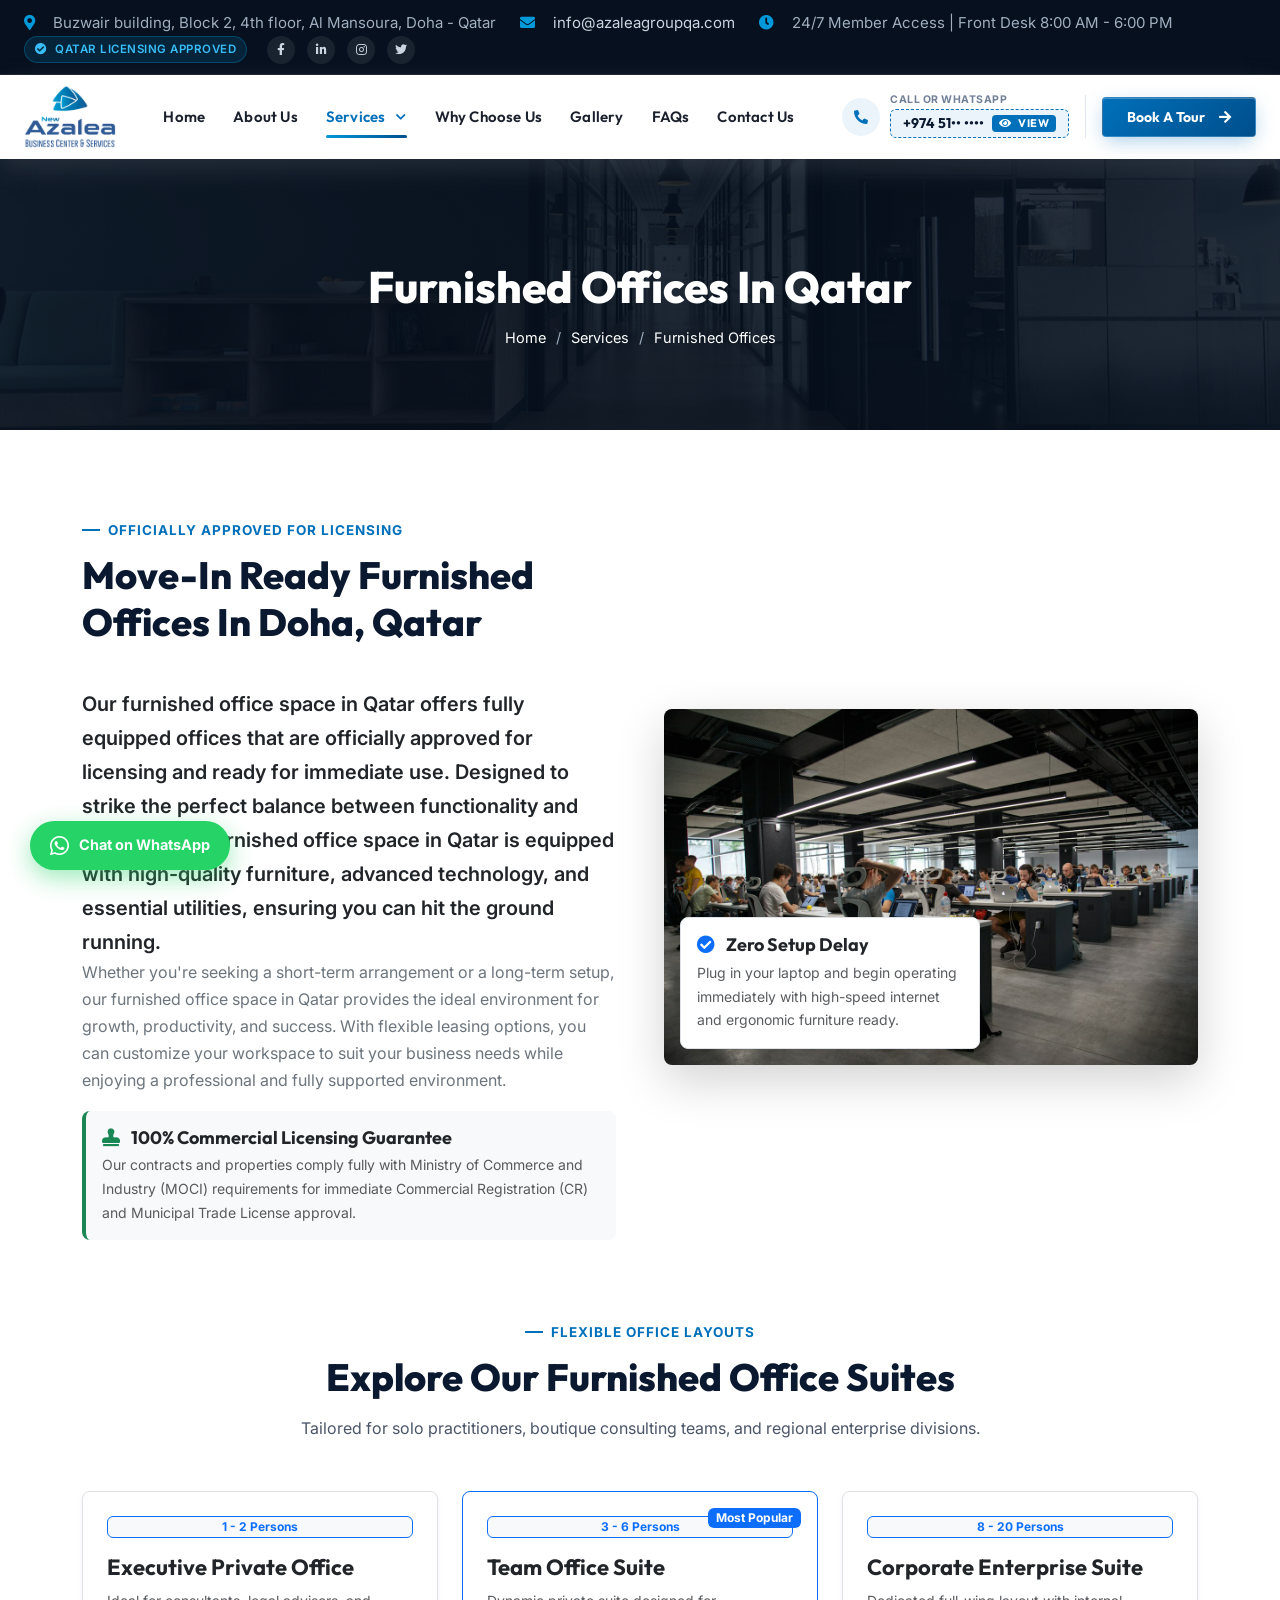
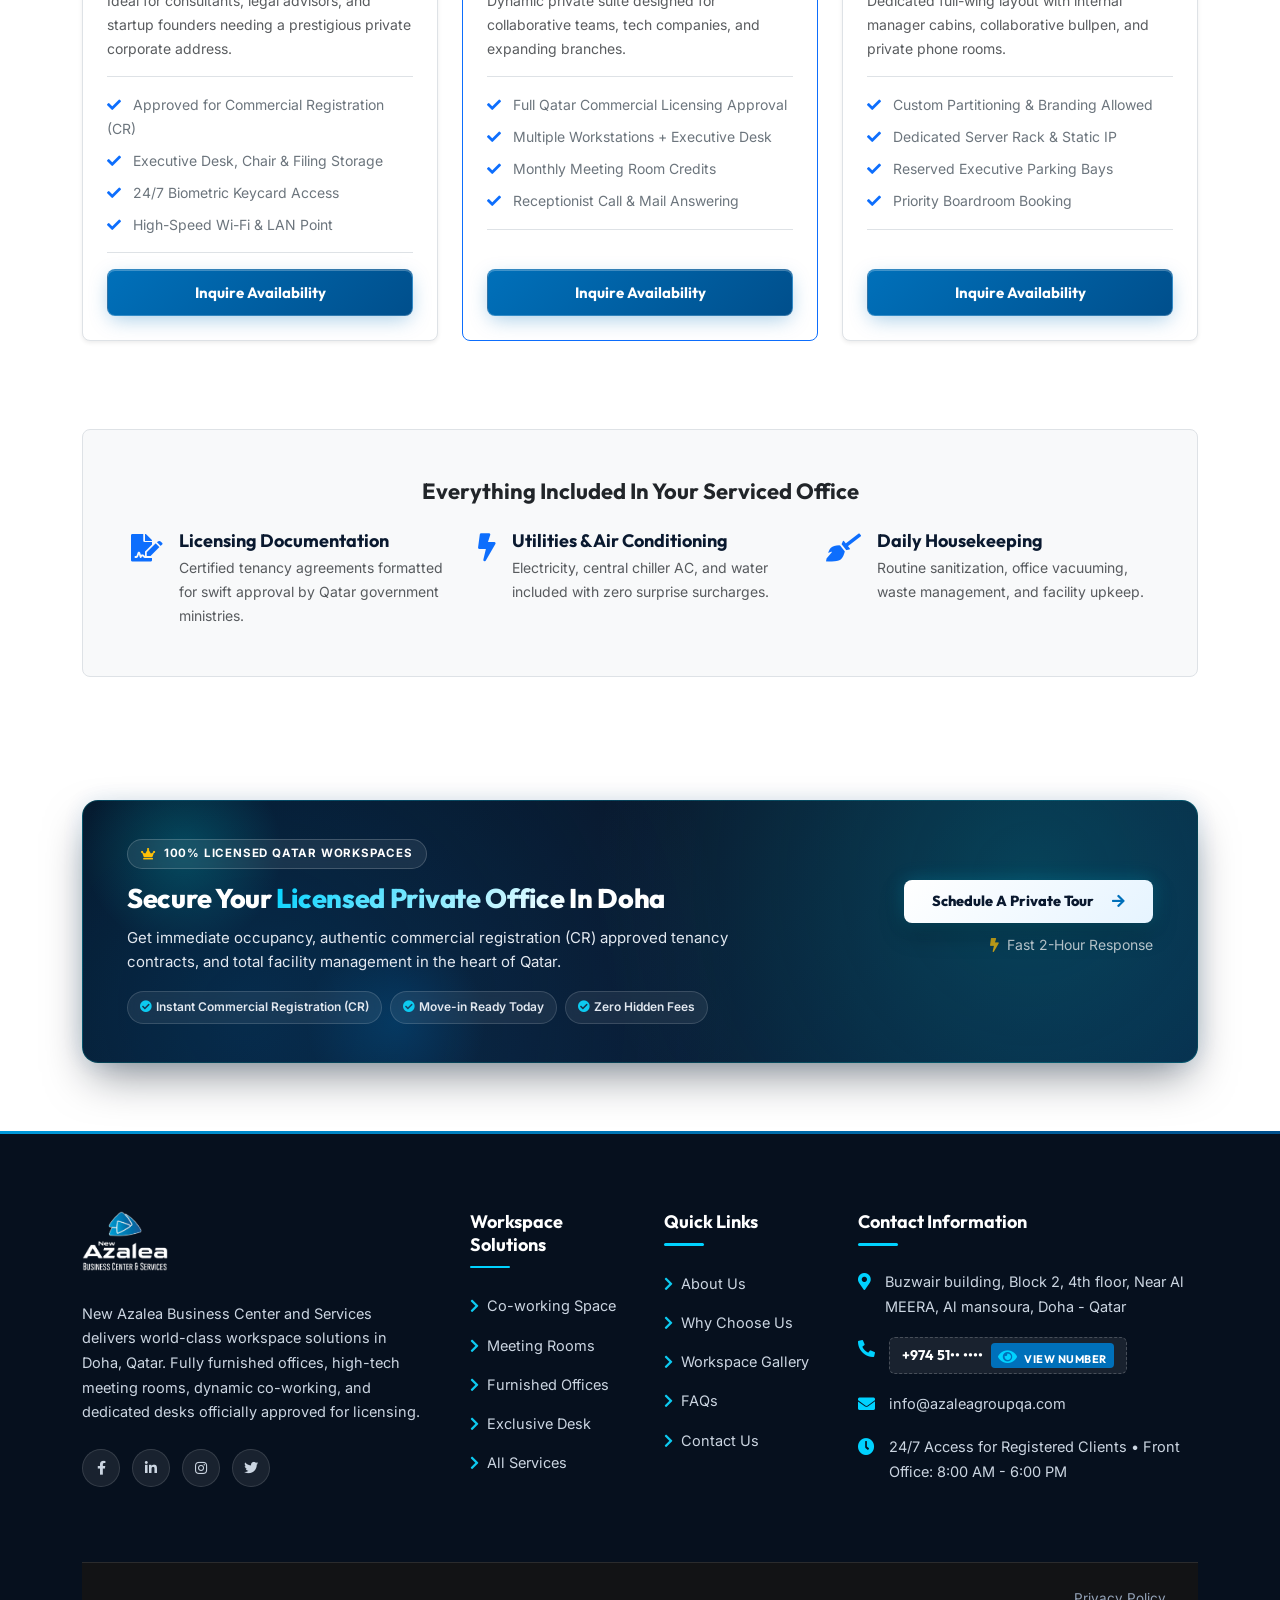
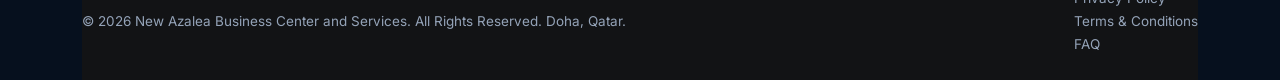
<file: furnished-offices.html>
<!DOCTYPE html>
<html lang="en">
<head>
  <meta charset="UTF-8">
  <meta name="viewport" content="width=device-width, initial-scale=1.0">
  <title>Furnished Offices for Rent in Qatar | New Azalea Business Center</title>
  <meta name="description" content="Officially approved furnished office space in Qatar ready for licensing and immediate occupancy. Flexible leasing, premium furniture, utilities included in Doha.">
  <link rel="shortcut icon" href="assets/images/favicon.png" type="image/png">

  <!-- CSS Libraries -->
  <link rel="stylesheet" href="assets/css/bootstrap.min.css">
  <link rel="stylesheet" href="assets/css/font-awesome.css">
  <link rel="stylesheet" href="assets/css/animate.css">
  <link rel="stylesheet" href="assets/css/magnific-popup.css">
  <link rel="stylesheet" href="assets/css/swiper-bundle.min.css">
  <link rel="stylesheet" href="assets/css/main.css?v=10.0">
  <link rel="stylesheet" href="assets/css/custom.css?v=10.0">
</head>
<body>

  <!-- Azalea Luxury Entry Reveal (2-3s) -->
  <div id="azalea-entry-reveal" class="azalea-entry-reveal" aria-hidden="true">
    <div class="entry-reveal-ambient-glow"></div>
    <div class="entry-reveal-container">
      <div class="entry-logo-wrapper">
        <img src="assets/images/logo-white.png" alt="New Azalea Business Center and Services" class="entry-logo-img">
        <div class="entry-logo-shimmer"></div>
      </div>
      <div class="entry-tagline">
        <span>PREMIER DOHA WORKSPACE DESTINATION</span>
      </div>
      <div class="entry-progress-track">
        <div class="entry-progress-bar"></div>
      </div>
    </div>
  </div>


  <!-- Top Bar -->
  <div class="header-top-section">
    <div class="container-fluid px-xxl-5 px-xl-4 px-3">
      <div class="header-top-wrapper">
        <ul class="contact-list">
          <li><i class="fas fa-map-marker-alt"></i> <span>Buzwair building, Block 2, 4th floor, Al Mansoura, Doha - Qatar</span></li>
          <li><i class="fas fa-envelope"></i> <a href="mailto:info@azaleagroupqa.com">info@azaleagroupqa.com</a></li>
          <li><i class="fas fa-clock"></i> <span>24/7 Member Access | Front Desk 8:00 AM - 6:00 PM</span></li>
        </ul>
        <div class="top-bar-right d-none d-md-flex">
          <span class="header-badge"><i class="fas fa-check-circle me-1"></i> Qatar Licensing Approved</span>
          <div class="social-icon">
            <a href="#" aria-label="Facebook"><i class="fab fa-facebook-f"></i></a>
            <a href="#" aria-label="LinkedIn"><i class="fab fa-linkedin-in"></i></a>
            <a href="#" aria-label="Instagram"><i class="fab fa-instagram"></i></a>
            <a href="#" aria-label="Twitter"><i class="fab fa-twitter"></i></a>
          </div>
        </div>
      </div>
    </div>
  </div>

  <!-- Header -->
  <header class="header-section-1">
    <div id="header-sticky" class="header-1">
      <div class="container-fluid px-xxl-5 px-xl-4 px-3">
        <div class="header-main">
          <!-- 1. Left: Brand Logo -->
          <div class="logo">
            <a href="index.html" class="header-logo">
              <img src="assets/images/logo.png" alt="New Azalea Business Center and Services">
            </a>
          </div>

          <!-- 2. Center: Primary Corporate Navigation Menu -->
          <nav class="main-menu d-none d-xl-block">
            <ul>
              <li><a href="index.html">Home</a></li>
              <li><a href="about.html">About Us</a></li>
              <li class="active has-dropdown">
                <a href="services.html">Services <i class="fas fa-chevron-down" style="font-size: 11px;"></i></a>
                <ul class="sub-menu">
                  <li><a href="professional-workspace.html"><i class="fas fa-laptop-code me-2 text-primary"></i> Professional Workspace</a></li>
                  <li><a href="meeting-rooms.html"><i class="fas fa-handshake me-2 text-primary"></i> Meeting Rooms</a></li>
                  <li><a href="furnished-offices.html"><i class="fas fa-building me-2 text-primary"></i> Furnished Offices</a></li>
                  <li><a href="exclusive-desk.html"><i class="fas fa-chair me-2 text-primary"></i> Exclusive Desk</a></li>
                </ul>
              </li>
              <li><a href="index.html#why-choose-us">Why Choose Us</a></li>
              <li><a href="index.html#gallery">Gallery</a></li>
              <li><a href="faqs.html">FAQs</a></li>
              <li><a href="contact.html">Contact Us</a></li>
            </ul>
          </nav>

          <!-- 3. Right: Contact Info & CTA Button -->
          <div class="header-right">
            <div class="header-contact-box d-none d-lg-flex">
              <div class="icon">
                <i class="fas fa-phone-alt"></i>
              </div>
              <div class="content">
                <p>Call or WhatsApp</p>
                <div class="phone-reveal-wrapper">
                  <button type="button" class="btn-reveal-phone" title="Click to reveal phone number">
                    <span>+974 51•• ••••</span>
                    <span class="reveal-tag"><i class="fas fa-eye me-1"></i> View</span>
                  </button>
                  <div class="revealed-phone-box">
                    <h6><a href="tel:+97451019991" class="phone-call-link">+974 51019991</a></h6>
                    <a href="https://wa.me/97451019991" target="_blank" class="whatsapp-direct-btn" title="Chat on WhatsApp"><i class="fab fa-whatsapp"></i> WhatsApp</a>
                  </div>
                </div>
              </div>
            </div>

            <div class="header-button d-none d-sm-block">
              <button type="button" class="theme-btn" data-bs-toggle="modal" data-bs-target="#bookingModal">
                <span>Book A Tour</span>
                <i class="fas fa-arrow-right"></i>
              </button>
            </div>

            <!-- Mobile Quick WhatsApp Button (< 576px) -->
            <a href="https://wa.me/97451019991" target="_blank" class="mobile-header-wa d-sm-none" aria-label="Chat on WhatsApp" title="Chat on WhatsApp">
              <i class="fab fa-whatsapp"></i>
            </a>

            <!-- Mobile Hamburger Button -->
            <button class="header__hamburger d-xl-none" aria-label="Toggle menu">
              <i class="fas fa-bars"></i>
            </button>
          </div>
        </div>
      </div>
    </div>
  </header>

  <!-- Mobile Offcanvas Menu -->
  <div class="offcanvas__overlay"></div>
  <div class="offcanvas__info">
    <button class="offcanvas__close" aria-label="Close menu">&times;</button>
    <div class="mb-4">
      <img src="assets/images/logo-white.png" alt="New Azalea Business Center" style="max-height: 56px;">
    </div>
    <ul class="mobile-nav-list">
      <li><a href="index.html">Home</a></li>
      <li><a href="about.html">About Us</a></li>
      <li class="has-dropdown active">
        <a href="services.html">Services <i class="fas fa-chevron-down"></i></a>
        <ul class="mobile-sub-menu" style="display: block;">
          <li><a href="professional-workspace.html">Professional Workspace</a></li>
          <li><a href="meeting-rooms.html">Meeting Rooms</a></li>
          <li><a href="furnished-offices.html" class="text-info">Furnished Offices</a></li>
          <li><a href="exclusive-desk.html">Exclusive Desk</a></li>
        </ul>
      </li>
      <li><a href="index.html#why-choose-us">Why Choose Us</a></li>
      <li><a href="index.html#gallery">Gallery</a></li>
      <li><a href="faqs.html">FAQs</a></li>
      <li><a href="contact.html">Contact Us</a></li>
    </ul>
    <div class="mt-4 pt-4 border-top border-secondary">
      <div class="mb-3">
        <small class="text-light opacity-75 d-block mb-1">Direct Phone &amp; WhatsApp:</small>
        <div class="phone-reveal-wrapper">
          <button type="button" class="btn-reveal-phone" title="Click to reveal phone number">
            <span>+974 51•• ••••</span>
            <span class="reveal-tag"><i class="fas fa-eye me-1"></i> View</span>
          </button>
          <div class="revealed-phone-box flex-column align-items-start gap-2">
            <a href="tel:+97451019991" class="phone-call-link text-white"><i class="fas fa-phone-alt text-info me-2"></i> +974 51019991</a>
            <a href="https://wa.me/97451019991" target="_blank" class="whatsapp-direct-btn"><i class="fab fa-whatsapp me-1"></i> Chat on WhatsApp</a>
          </div>
        </div>
      </div>
      <p class="text-muted small mb-0"><i class="fas fa-envelope text-info me-2"></i> <a href="mailto:info@azaleagroupqa.com" class="text-light">info@azaleagroupqa.com</a></p>
      <button class="theme-btn w-100 mt-3" data-bs-toggle="modal" data-bs-target="#bookingModal">Book A Tour</button>
    </div>
  </div>

  <!-- Breadcrumb Banner -->
  <section class="breadcrumb-banner">
    <div class="container">
      <h1>Furnished Offices in Qatar</h1>
      <div class="breadcrumb-nav">
        <a href="index.html">Home</a>
        <span>/</span>
        <a href="services.html">Services</a>
        <span>/</span>
        <span class="text-white">Furnished Offices</span>
      </div>
    </div>
  </section>

  <!-- Main Content Section -->
  <section class="py-5 my-4">
    <div class="container py-3">
      <div class="row g-5 align-items-center mb-5">
        <div class="col-lg-6">
          <div class="section-title">
            <span class="sub-badge">Officially Approved for Licensing</span>
            <h2>Move-In Ready Furnished Offices in Doha, Qatar</h2>
          </div>
          <p class="lead text-dark fw-semibold">
            Our furnished office space in Qatar offers fully equipped offices that are officially approved for licensing and ready for immediate use. Designed to strike the perfect balance between functionality and comfort, our furnished office space in Qatar is equipped with high-quality furniture, advanced technology, and essential utilities, ensuring you can hit the ground running.
          </p>
          <p class="text-secondary">
            Whether you're seeking a short-term arrangement or a long-term setup, our furnished office space in Qatar provides the ideal environment for growth, productivity, and success. With flexible leasing options, you can customize your workspace to suit your business needs while enjoying a professional and fully supported environment.
          </p>

          <div class="p-3 bg-light rounded-3 border-start border-4 border-success my-3">
            <h6 class="fw-bold text-dark mb-1"><i class="fas fa-stamp text-success me-2"></i> 100% Commercial Licensing Guarantee</h6>
            <p class="text-muted small mb-0">Our contracts and properties comply fully with Ministry of Commerce and Industry (MOCI) requirements for immediate Commercial Registration (CR) and Municipal Trade License approval.</p>
          </div>
        </div>

        <div class="col-lg-6">
          <div class="position-relative">
            <img src="assets/images/services/service-furnished-offices.jpg" class="img-fluid rounded-3 shadow-lg" alt="Furnished Offices Qatar">
            <div class="position-absolute bottom-0 start-0 m-3 p-3 bg-white rounded-3 shadow-md border d-none d-sm-block" style="max-width: 300px;">
              <h6 class="fw-bold text-dark mb-1"><i class="fas fa-check-circle text-primary me-2"></i> Zero Setup Delay</h6>
              <p class="text-muted small mb-0">Plug in your laptop and begin operating immediately with high-speed internet and ergonomic furniture ready.</p>
            </div>
          </div>
        </div>
      </div>

      <!-- Office Options Grid -->
      <div class="mt-5 pt-3">
        <div class="section-title text-center mb-5">
          <span class="sub-badge">Flexible Office Layouts</span>
          <h2>Explore Our Furnished Office Suites</h2>
          <p class="mx-auto">Tailored for solo practitioners, boutique consulting teams, and regional enterprise divisions.</p>
        </div>

        <div class="row g-4">
          <!-- Option 1: Executive Solo Office -->
          <div class="col-lg-4 col-md-6">
            <div class="card h-100 border rounded-3 shadow-sm p-4">
              <span class="badge bg-light text-primary border border-primary px-3 py-1 mb-3 w-fit">1 - 2 Persons</span>
              <h4 class="fw-bold text-dark mb-2">Executive Private Office</h4>
              <p class="text-muted small">Ideal for consultants, legal advisors, and startup founders needing a prestigious private corporate address.</p>
              <div class="my-3 py-3 border-top border-bottom">
                <ul class="list-unstyled mb-0 d-flex flex-column gap-2 small text-secondary">
                  <li><i class="fas fa-check text-primary me-2"></i> Approved for Commercial Registration (CR)</li>
                  <li><i class="fas fa-check text-primary me-2"></i> Executive Desk, Chair &amp; Filing Storage</li>
                  <li><i class="fas fa-check text-primary me-2"></i> 24/7 Biometric Keycard Access</li>
                  <li><i class="fas fa-check text-primary me-2"></i> High-Speed Wi-Fi &amp; LAN Point</li>
                </ul>
              </div>
              <button class="theme-btn w-100 mt-auto" data-bs-toggle="modal" data-bs-target="#bookingModal">Inquire Availability</button>
            </div>
          </div>

          <!-- Option 2: Team Office Suite -->
          <div class="col-lg-4 col-md-6">
            <div class="card h-100 border border-primary rounded-3 shadow-md p-4 position-relative">
              <span class="badge bg-primary text-white position-absolute top-0 end-0 m-3">Most Popular</span>
              <span class="badge bg-light text-primary border border-primary px-3 py-1 mb-3 w-fit">3 - 6 Persons</span>
              <h4 class="fw-bold text-dark mb-2">Team Office Suite</h4>
              <p class="text-muted small">Dynamic private suite designed for collaborative teams, tech companies, and expanding branches.</p>
              <div class="my-3 py-3 border-top border-bottom">
                <ul class="list-unstyled mb-0 d-flex flex-column gap-2 small text-secondary">
                  <li><i class="fas fa-check text-primary me-2"></i> Full Qatar Commercial Licensing Approval</li>
                  <li><i class="fas fa-check text-primary me-2"></i> Multiple Workstations + Executive Desk</li>
                  <li><i class="fas fa-check text-primary me-2"></i> Monthly Meeting Room Credits</li>
                  <li><i class="fas fa-check text-primary me-2"></i> Receptionist Call &amp; Mail Answering</li>
                </ul>
              </div>
              <button class="theme-btn w-100 mt-auto" data-bs-toggle="modal" data-bs-target="#bookingModal">Inquire Availability</button>
            </div>
          </div>

          <!-- Option 3: Corporate Enterprise Suite -->
          <div class="col-lg-4 col-md-6">
            <div class="card h-100 border rounded-3 shadow-sm p-4">
              <span class="badge bg-light text-primary border border-primary px-3 py-1 mb-3 w-fit">8 - 20 Persons</span>
              <h4 class="fw-bold text-dark mb-2">Corporate Enterprise Suite</h4>
              <p class="text-muted small">Dedicated full-wing layout with internal manager cabins, collaborative bullpen, and private phone rooms.</p>
              <div class="my-3 py-3 border-top border-bottom">
                <ul class="list-unstyled mb-0 d-flex flex-column gap-2 small text-secondary">
                  <li><i class="fas fa-check text-primary me-2"></i> Custom Partitioning &amp; Branding Allowed</li>
                  <li><i class="fas fa-check text-primary me-2"></i> Dedicated Server Rack &amp; Static IP</li>
                  <li><i class="fas fa-check text-primary me-2"></i> Reserved Executive Parking Bays</li>
                  <li><i class="fas fa-check text-primary me-2"></i> Priority Boardroom Booking</li>
                </ul>
              </div>
              <button class="theme-btn w-100 mt-auto" data-bs-toggle="modal" data-bs-target="#bookingModal">Inquire Availability</button>
            </div>
          </div>
        </div>
      </div>

      <!-- Inclusions Breakdown -->
      <div class="row g-4 mt-5 pt-3">
        <div class="col-12">
          <div class="p-4 p-lg-5 bg-light rounded-3 border">
            <h4 class="fw-bold text-dark mb-4 text-center">Everything Included in Your Serviced Office</h4>
            <div class="row g-4">
              <div class="col-md-4">
                <div class="d-flex gap-3 align-items-start">
                  <i class="fas fa-file-signature text-primary fs-3 mt-1"></i>
                  <div>
                    <h6 class="fw-bold mb-1">Licensing Documentation</h6>
                    <p class="text-muted small mb-0">Certified tenancy agreements formatted for swift approval by Qatar government ministries.</p>
                  </div>
                </div>
              </div>
              <div class="col-md-4">
                <div class="d-flex gap-3 align-items-start">
                  <i class="fas fa-bolt text-primary fs-3 mt-1"></i>
                  <div>
                    <h6 class="fw-bold mb-1">Utilities &amp; Air Conditioning</h6>
                    <p class="text-muted small mb-0">Electricity, central chiller AC, and water included with zero surprise surcharges.</p>
                  </div>
                </div>
              </div>
              <div class="col-md-4">
                <div class="d-flex gap-3 align-items-start">
                  <i class="fas fa-broom text-primary fs-3 mt-1"></i>
                  <div>
                    <h6 class="fw-bold mb-1">Daily Housekeeping</h6>
                    <p class="text-muted small mb-0">Routine sanitization, office vacuuming, waste management, and facility upkeep.</p>
                  </div>
                </div>
              </div>
            </div>
          </div>
        </div>
      </div>

    </div>
  </section>

  <!-- CTA Banner -->
  <section class="cta-banner-wrapper container my-5 py-4">
    <div class="cta-banner-section p-4 p-lg-5">
      <div class="row align-items-center g-4 position-relative" style="z-index: 2;">
        <div class="col-lg-8">
          <div class="cta-badge mb-3">
            <i class="fas fa-crown text-warning me-2"></i> 100% Licensed Qatar Workspaces
          </div>
          <h2 class="cta-title">Secure Your <span class="gradient-text-light">Licensed Private Office</span> in Doha</h2>
          <p class="cta-text">
            Get immediate occupancy, authentic commercial registration (CR) approved tenancy contracts, and total facility management in the heart of Qatar.
          </p>
          <div class="cta-trust-chips d-flex align-items-center flex-wrap gap-2 gap-md-3 mt-4">
            <span class="cta-chip"><i class="fas fa-check-circle text-info me-1"></i> Instant Commercial Registration (CR)</span>
            <span class="cta-chip"><i class="fas fa-check-circle text-info me-1"></i> Move-in Ready Today</span>
            <span class="cta-chip"><i class="fas fa-check-circle text-info me-1"></i> Zero Hidden Fees</span>
          </div>
        </div>
        <div class="col-lg-4 text-lg-end text-center mt-4 mt-lg-0">
          <button class="theme-btn theme-btn-luxury" data-bs-toggle="modal" data-bs-target="#bookingModal">
            <span>Schedule A Private Tour</span>
            <i class="fas fa-arrow-right ms-2"></i>
          </button>
          <div class="mt-2">
            <small class="text-light opacity-75"><i class="fas fa-bolt text-warning me-1"></i> Fast 2-Hour Response</small>
          </div>
        </div>
      </div>
    </div>
  </section>

  <!-- Footer -->
  <footer class="footer-section">
    <div class="container">
      <div class="row g-5">
        <div class="col-lg-4 col-md-6">
          <div class="footer-about">
            <a href="index.html" class="footer-logo d-inline-block">
              <img src="assets/images/logo-white.png" alt="New Azalea Business Center and Services">
            </a>
            <p>
              New Azalea Business Center and Services delivers world-class workspace solutions in Doha, Qatar. Fully furnished offices, high-tech meeting rooms, dynamic co-working, and dedicated desks officially approved for licensing.
            </p>
            <div class="footer-socials">
              <a href="#" aria-label="Facebook"><i class="fab fa-facebook-f"></i></a>
              <a href="#" aria-label="LinkedIn"><i class="fab fa-linkedin-in"></i></a>
              <a href="#" aria-label="Instagram"><i class="fab fa-instagram"></i></a>
              <a href="#" aria-label="Twitter"><i class="fab fa-twitter"></i></a>
            </div>
          </div>
        </div>

        <div class="col-lg-2 col-md-6 col-6">
          <div class="footer-widget">
            <h5>Workspace Solutions</h5>
            <ul class="footer-links">
              <li><a href="professional-workspace.html"><i class="fas fa-chevron-right text-info"></i> Co-working Space</a></li>
              <li><a href="meeting-rooms.html"><i class="fas fa-chevron-right text-info"></i> Meeting Rooms</a></li>
              <li><a href="furnished-offices.html"><i class="fas fa-chevron-right text-info"></i> Furnished Offices</a></li>
              <li><a href="exclusive-desk.html"><i class="fas fa-chevron-right text-info"></i> Exclusive Desk</a></li>
              <li><a href="services.html"><i class="fas fa-chevron-right text-info"></i> All Services</a></li>
            </ul>
          </div>
        </div>

        <div class="col-lg-2 col-md-6 col-6">
          <div class="footer-widget">
            <h5>Quick Links</h5>
            <ul class="footer-links">
              <li><a href="about.html"><i class="fas fa-chevron-right text-info"></i> About Us</a></li>
              <li><a href="index.html#why-choose-us"><i class="fas fa-chevron-right text-info"></i> Why Choose Us</a></li>
              <li><a href="index.html#gallery"><i class="fas fa-chevron-right text-info"></i> Workspace Gallery</a></li>
              <li><a href="faqs.html"><i class="fas fa-chevron-right text-info"></i> FAQs</a></li>
              <li><a href="contact.html"><i class="fas fa-chevron-right text-info"></i> Contact Us</a></li>
            </ul>
          </div>
        </div>

        <div class="col-lg-4 col-md-6">
          <div class="footer-widget">
            <h5>Contact Information</h5>
            <ul class="footer-contact-list">
              <li>
                <i class="fas fa-map-marker-alt"></i>
                <span>Buzwair building, Block 2, 4th floor, Near Al MEERA, Al mansoura, Doha - Qatar</span>
              </li>
              <li>
                <i class="fas fa-phone-alt"></i>
                <div>
                  <div class="phone-reveal-wrapper">
                    <button type="button" class="btn-reveal-phone" title="Click to reveal phone number">
                      <span>+974 51•• ••••</span>
                      <span class="reveal-tag"><i class="fas fa-eye me-1"></i> View Number</span>
                    </button>
                    <div class="revealed-phone-box">
                      <a href="tel:+97451019991" class="phone-call-link text-white">+974 51019991</a>
                      <a href="https://wa.me/97451019991" target="_blank" class="whatsapp-direct-btn"><i class="fab fa-whatsapp me-1"></i> WhatsApp</a>
                    </div>
                  </div>
                </div>
              </li>
              <li>
                <i class="fas fa-envelope"></i>
                <span><a href="mailto:info@azaleagroupqa.com">info@azaleagroupqa.com</a></span>
              </li>
              <li>
                <i class="fas fa-clock"></i>
                <span>24/7 Access for Registered Clients &bull; Front Office: 8:00 AM - 6:00 PM</span>
              </li>
            </ul>
          </div>
        </div>
      </div>

      <div class="footer-bottom">
        <div class="d-flex flex-wrap justify-content-between align-items-center gap-3">
          <p>&copy; 2026 New Azalea Business Center and Services. All Rights Reserved. Doha, Qatar.</p>
          <ul class="footer-bottom-menu">
            <li><a href="#">Privacy Policy</a></li>
            <li><a href="#">Terms &amp; Conditions</a></li>
            <li><a href="faqs.html">FAQ</a></li>
          </ul>
        </div>
      </div>
    </div>
  </footer>

  <!-- Circular Scroll Up Button -->
  <div class="scroll-up">
    <svg class="scroll-circle svg-content" width="100%" height="100%" viewBox="-1 -1 102 102">
      <path d="M50,1 a49,49 0 0,1 0,98 a49,49 0 0,1 0,-98" />
    </svg>
  </div>

  <!-- Booking Modal -->
  <div class="modal fade" id="bookingModal" tabindex="-1" aria-labelledby="bookingModalLabel" aria-hidden="true">
    <div class="modal-dialog modal-dialog-centered modal-lg">
      <div class="modal-content">
        <div class="modal-header">
          <div>
            <h5 class="modal-title fw-bold text-white" id="bookingModalLabel"><i class="fas fa-calendar-check me-2 text-info"></i> Inquire About Furnished Offices</h5>
            <small class="text-light opacity-75">Reserve a licensed executive office in Doha, Qatar</small>
          </div>
          <button type="button" class="btn-close btn-close-white" data-bs-dismiss="modal" aria-label="Close"></button>
        </div>
        <div class="modal-body">
          <form id="bookingForm">
            <div class="row g-3">
              <div class="col-md-6">
                <label class="form-label">Full Name *</label>
                <input type="text" class="form-control" placeholder="Your Name" required>
              </div>
              <div class="col-md-6">
                <label class="form-label">Company Name</label>
                <input type="text" class="form-control" placeholder="Company / Organization">
              </div>
              <div class="col-md-6">
                <label class="form-label">Email Address *</label>
                <input type="email" class="form-control" placeholder="name@company.com" required>
              </div>
              <div class="col-md-6">
                <label class="form-label">Phone Number *</label>
                <div class="intl-phone-wrapper">
                  <div class="country-select-dropdown">
                    <button type="button" class="country-picker-btn" aria-expanded="false" title="Select Country Code">
                      <span class="selected-flag">🇶🇦</span>
                      <span class="selected-dial-code">+974</span>
                      <i class="fas fa-chevron-down"></i>
                    </button>
                    <div class="country-dropdown-menu">
                      <div class="country-search-box">
                        <i class="fas fa-search search-icon"></i>
                        <input type="text" class="country-search-input" placeholder="Search country or code...">
                      </div>
                      <ul class="country-list"></ul>
                      <div class="country-no-results">No country found</div>
                    </div>
                  </div>
                  <input type="hidden" name="country_dial_code" class="country-dial-code-input" value="+974">
                  <input type="tel" name="phone_number" class="form-control phone-input-field" placeholder="Mobile number" required>
                </div>
              </div>
              <div class="col-md-6">
                <label class="form-label">Office Size Desired *</label>
                <select class="form-select" required>
                  <option value="solo" selected>Executive Solo Office (1-2 persons)</option>
                  <option value="team">Team Office Suite (3-6 persons)</option>
                  <option value="enterprise">Corporate Enterprise Suite (8-20 persons)</option>
                </select>
              </div>
              <div class="col-md-6">
                <label class="form-label">Move-In Timeline</label>
                <select class="form-select">
                  <option>Immediately (Within 7 Days)</option>
                  <option>Within 30 Days</option>
                  <option>Within 60 Days</option>
                  <option>Exploring Options</option>
                </select>
              </div>
              <div class="col-12">
                <label class="form-label">Licensing / Special Requirements</label>
                <textarea class="form-control" rows="3" placeholder="Tell us about trade license needs, CR issuance, or custom furniture setup..."></textarea>
              </div>
              <div class="col-12 mt-4 text-end">
                <button type="button" class="btn btn-secondary me-2" data-bs-dismiss="modal">Cancel</button>
                <button type="submit" class="theme-btn">
                  <span>Submit Office Request</span>
                  <i class="fas fa-paper-plane"></i>
                </button>
              </div>
            </div>
          </form>
        </div>
      </div>
    </div>
  </div>

  <!-- JavaScript Libraries -->
  <script src="assets/js/jquery.min.js"></script>
  <script src="assets/js/bootstrap.bundle.min.js"></script>
  <script src="assets/js/wow.min.js"></script>
  <script src="assets/js/swiper-bundle.min.js"></script>
  <script src="assets/js/jquery.magnific-popup.min.js"></script>
  <script src="assets/js/main.js?v=10.0"></script>

  <!-- Floating WhatsApp Action Widget -->
  <a href="https://wa.me/97451019991" target="_blank" class="floating-whatsapp" title="Chat directly on WhatsApp">
    <i class="fab fa-whatsapp"></i>
    <span>Chat on WhatsApp</span>
  </a>

</body>
</html>
</file>
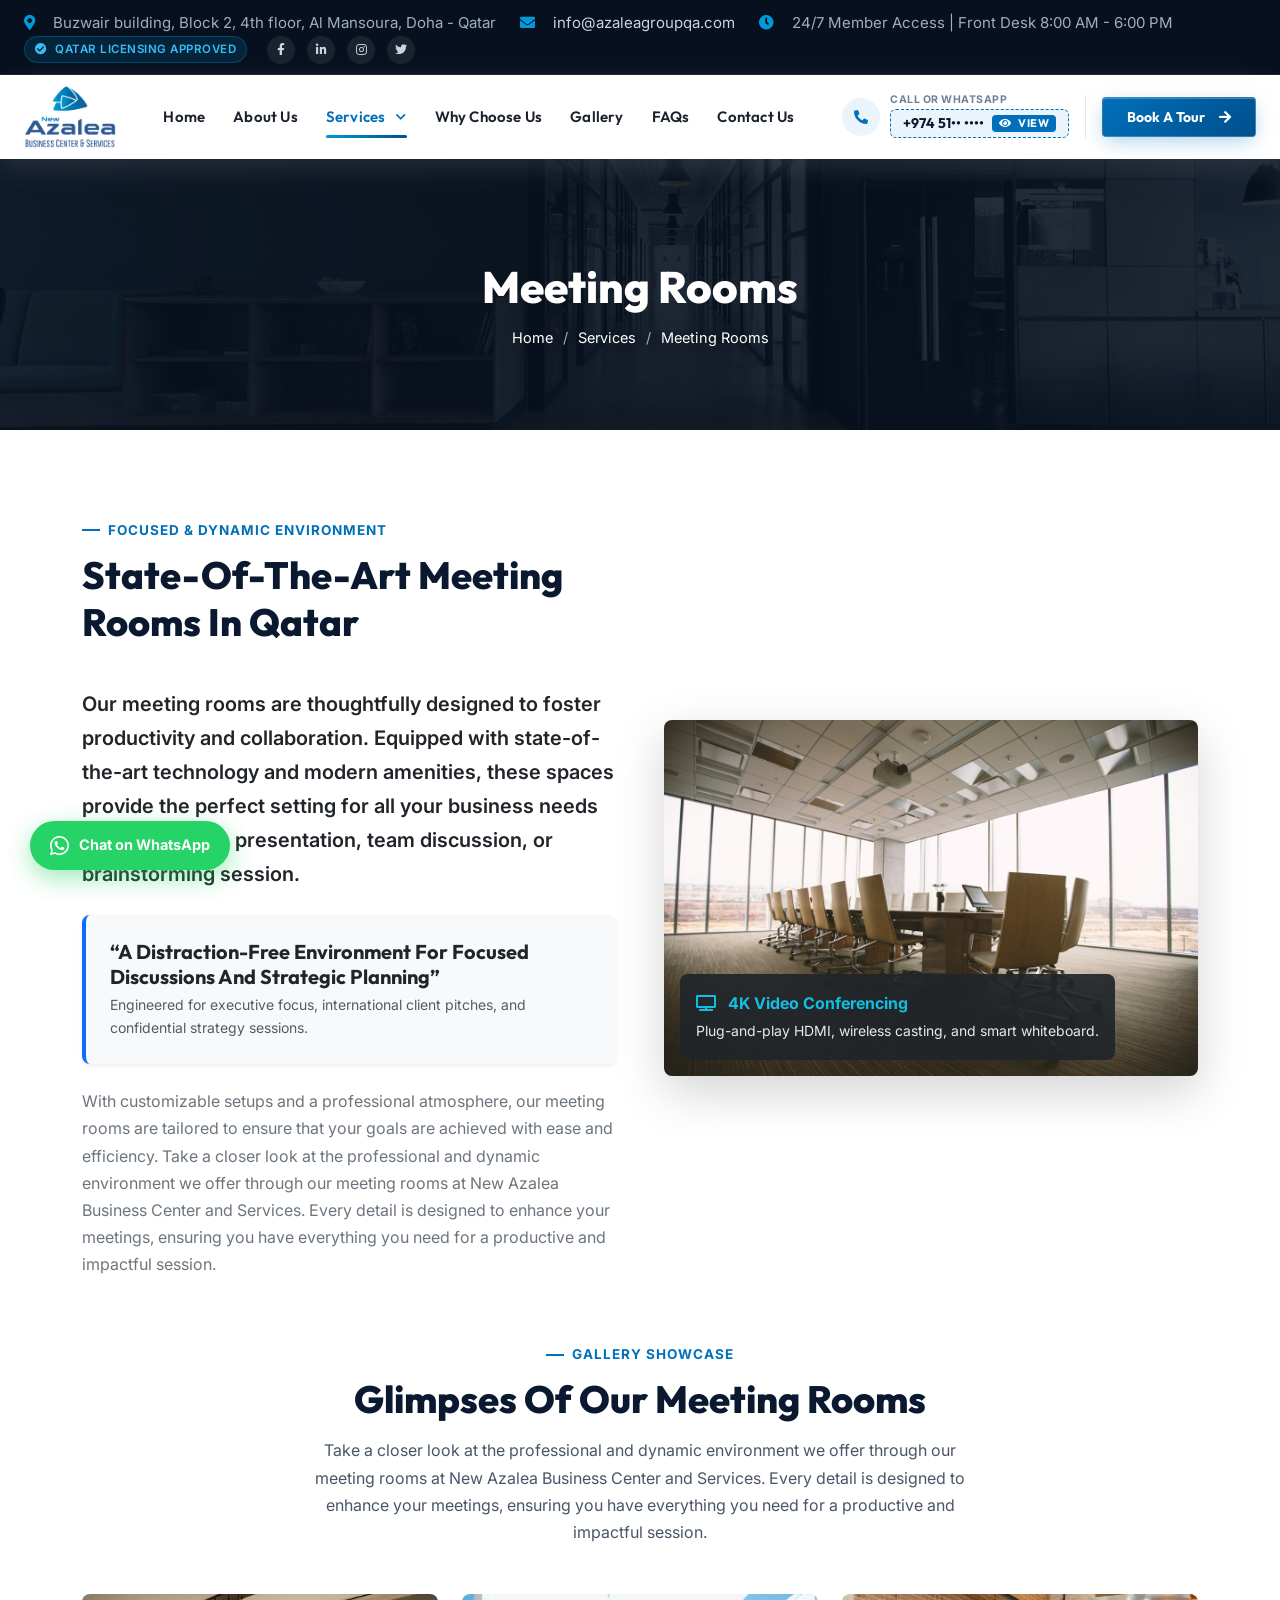
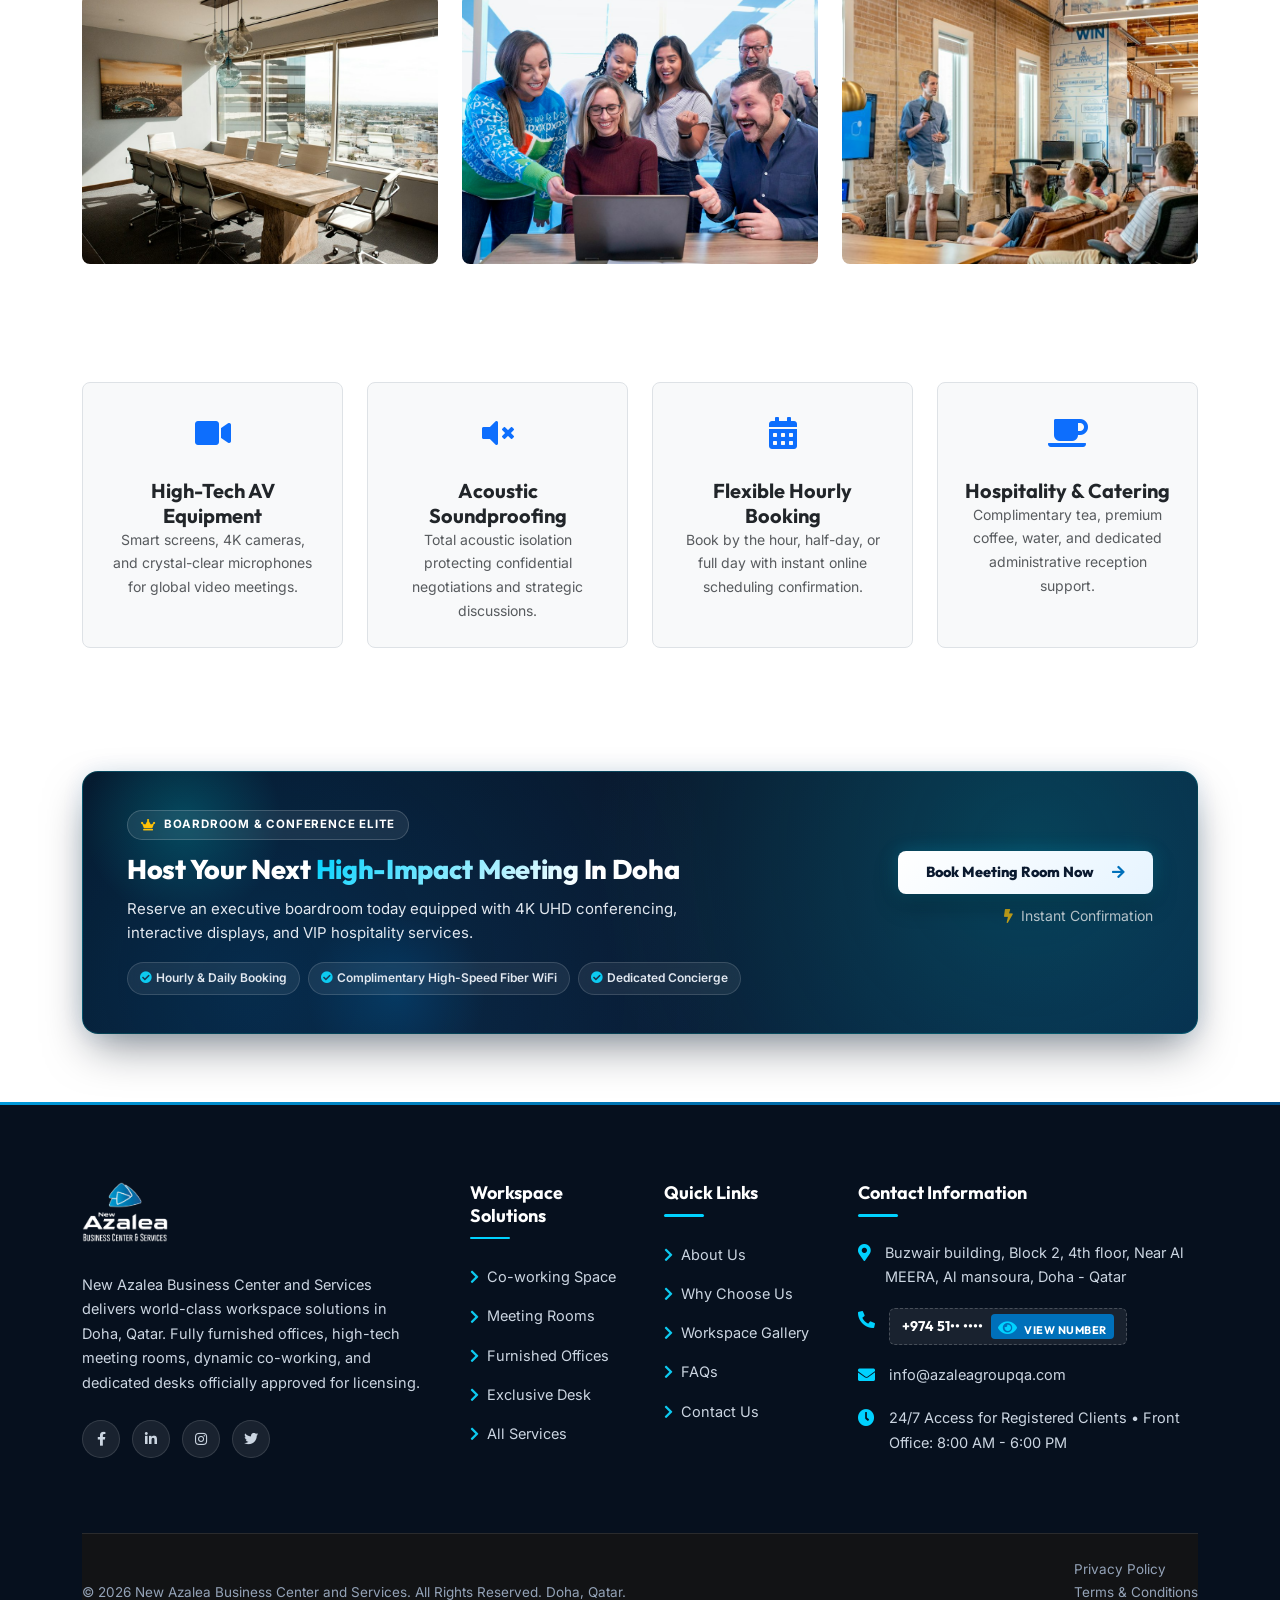
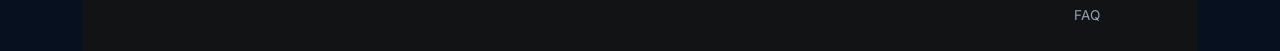
<file: meeting-rooms.html>
<!DOCTYPE html>
<html lang="en">
<head>
  <meta charset="UTF-8">
  <meta name="viewport" content="width=device-width, initial-scale=1.0">
  <title>Meeting Rooms &amp; Conference Facilities in Doha | New Azalea Business Center</title>
  <meta name="description" content="Thoughtfully designed meeting rooms in Qatar. High-tech AV, video conferencing, soundproof suites for board meetings, presentations, and strategic discussions.">
  <link rel="shortcut icon" href="assets/images/favicon.png" type="image/png">

  <!-- CSS Libraries -->
  <link rel="stylesheet" href="assets/css/bootstrap.min.css">
  <link rel="stylesheet" href="assets/css/font-awesome.css">
  <link rel="stylesheet" href="assets/css/animate.css">
  <link rel="stylesheet" href="assets/css/magnific-popup.css">
  <link rel="stylesheet" href="assets/css/swiper-bundle.min.css">
  <link rel="stylesheet" href="assets/css/main.css?v=10.0">
  <link rel="stylesheet" href="assets/css/custom.css?v=10.0">
</head>
<body>

  <!-- Azalea Luxury Entry Reveal (2-3s) -->
  <div id="azalea-entry-reveal" class="azalea-entry-reveal" aria-hidden="true">
    <div class="entry-reveal-ambient-glow"></div>
    <div class="entry-reveal-container">
      <div class="entry-logo-wrapper">
        <img src="assets/images/logo-white.png" alt="New Azalea Business Center and Services" class="entry-logo-img">
        <div class="entry-logo-shimmer"></div>
      </div>
      <div class="entry-tagline">
        <span>PREMIER DOHA WORKSPACE DESTINATION</span>
      </div>
      <div class="entry-progress-track">
        <div class="entry-progress-bar"></div>
      </div>
    </div>
  </div>


  <!-- Top Bar -->
  <div class="header-top-section">
    <div class="container-fluid px-xxl-5 px-xl-4 px-3">
      <div class="header-top-wrapper">
        <ul class="contact-list">
          <li><i class="fas fa-map-marker-alt"></i> <span>Buzwair building, Block 2, 4th floor, Al Mansoura, Doha - Qatar</span></li>
          <li><i class="fas fa-envelope"></i> <a href="mailto:info@azaleagroupqa.com">info@azaleagroupqa.com</a></li>
          <li><i class="fas fa-clock"></i> <span>24/7 Member Access | Front Desk 8:00 AM - 6:00 PM</span></li>
        </ul>
        <div class="top-bar-right d-none d-md-flex">
          <span class="header-badge"><i class="fas fa-check-circle me-1"></i> Qatar Licensing Approved</span>
          <div class="social-icon">
            <a href="#" aria-label="Facebook"><i class="fab fa-facebook-f"></i></a>
            <a href="#" aria-label="LinkedIn"><i class="fab fa-linkedin-in"></i></a>
            <a href="#" aria-label="Instagram"><i class="fab fa-instagram"></i></a>
            <a href="#" aria-label="Twitter"><i class="fab fa-twitter"></i></a>
          </div>
        </div>
      </div>
    </div>
  </div>

  <!-- Header -->
  <header class="header-section-1">
    <div id="header-sticky" class="header-1">
      <div class="container-fluid px-xxl-5 px-xl-4 px-3">
        <div class="header-main">
          <!-- 1. Left: Brand Logo -->
          <div class="logo">
            <a href="index.html" class="header-logo">
              <img src="assets/images/logo.png" alt="New Azalea Business Center and Services">
            </a>
          </div>

          <!-- 2. Center: Primary Corporate Navigation Menu -->
          <nav class="main-menu d-none d-xl-block">
            <ul>
              <li><a href="index.html">Home</a></li>
              <li><a href="about.html">About Us</a></li>
              <li class="active has-dropdown">
                <a href="services.html">Services <i class="fas fa-chevron-down" style="font-size: 11px;"></i></a>
                <ul class="sub-menu">
                  <li><a href="professional-workspace.html"><i class="fas fa-laptop-code me-2 text-primary"></i> Professional Workspace</a></li>
                  <li><a href="meeting-rooms.html"><i class="fas fa-handshake me-2 text-primary"></i> Meeting Rooms</a></li>
                  <li><a href="furnished-offices.html"><i class="fas fa-building me-2 text-primary"></i> Furnished Offices</a></li>
                  <li><a href="exclusive-desk.html"><i class="fas fa-chair me-2 text-primary"></i> Exclusive Desk</a></li>
                </ul>
              </li>
              <li><a href="index.html#why-choose-us">Why Choose Us</a></li>
              <li><a href="index.html#gallery">Gallery</a></li>
              <li><a href="faqs.html">FAQs</a></li>
              <li><a href="contact.html">Contact Us</a></li>
            </ul>
          </nav>

          <!-- 3. Right: Contact Info & CTA Button -->
          <div class="header-right">
            <div class="header-contact-box d-none d-lg-flex">
              <div class="icon">
                <i class="fas fa-phone-alt"></i>
              </div>
              <div class="content">
                <p>Call or WhatsApp</p>
                <div class="phone-reveal-wrapper">
                  <button type="button" class="btn-reveal-phone" title="Click to reveal phone number">
                    <span>+974 51•• ••••</span>
                    <span class="reveal-tag"><i class="fas fa-eye me-1"></i> View</span>
                  </button>
                  <div class="revealed-phone-box">
                    <h6><a href="tel:+97451019991" class="phone-call-link">+974 51019991</a></h6>
                    <a href="https://wa.me/97451019991" target="_blank" class="whatsapp-direct-btn" title="Chat on WhatsApp"><i class="fab fa-whatsapp"></i> WhatsApp</a>
                  </div>
                </div>
              </div>
            </div>

            <div class="header-button d-none d-sm-block">
              <button type="button" class="theme-btn" data-bs-toggle="modal" data-bs-target="#bookingModal">
                <span>Book A Tour</span>
                <i class="fas fa-arrow-right"></i>
              </button>
            </div>

            <!-- Mobile Quick WhatsApp Button (< 576px) -->
            <a href="https://wa.me/97451019991" target="_blank" class="mobile-header-wa d-sm-none" aria-label="Chat on WhatsApp" title="Chat on WhatsApp">
              <i class="fab fa-whatsapp"></i>
            </a>

            <!-- Mobile Hamburger Button -->
            <button class="header__hamburger d-xl-none" aria-label="Toggle menu">
              <i class="fas fa-bars"></i>
            </button>
          </div>
        </div>
      </div>
    </div>
  </header>

  <!-- Mobile Offcanvas Menu -->
  <div class="offcanvas__overlay"></div>
  <div class="offcanvas__info">
    <button class="offcanvas__close" aria-label="Close menu">&times;</button>
    <div class="mb-4">
      <img src="assets/images/logo-white.png" alt="New Azalea Business Center" style="max-height: 56px;">
    </div>
    <ul class="mobile-nav-list">
      <li><a href="index.html">Home</a></li>
      <li><a href="about.html">About Us</a></li>
      <li class="has-dropdown active">
        <a href="services.html">Services <i class="fas fa-chevron-down"></i></a>
        <ul class="mobile-sub-menu" style="display: block;">
          <li><a href="professional-workspace.html">Professional Workspace</a></li>
          <li><a href="meeting-rooms.html" class="text-info">Meeting Rooms</a></li>
          <li><a href="furnished-offices.html">Furnished Offices</a></li>
          <li><a href="exclusive-desk.html">Exclusive Desk</a></li>
        </ul>
      </li>
      <li><a href="index.html#why-choose-us">Why Choose Us</a></li>
      <li><a href="index.html#gallery">Gallery</a></li>
      <li><a href="faqs.html">FAQs</a></li>
      <li><a href="contact.html">Contact Us</a></li>
    </ul>
    <div class="mt-4 pt-4 border-top border-secondary">
      <div class="mb-3">
        <small class="text-light opacity-75 d-block mb-1">Direct Phone &amp; WhatsApp:</small>
        <div class="phone-reveal-wrapper">
          <button type="button" class="btn-reveal-phone" title="Click to reveal phone number">
            <span>+974 51•• ••••</span>
            <span class="reveal-tag"><i class="fas fa-eye me-1"></i> View</span>
          </button>
          <div class="revealed-phone-box flex-column align-items-start gap-2">
            <a href="tel:+97451019991" class="phone-call-link text-white"><i class="fas fa-phone-alt text-info me-2"></i> +974 51019991</a>
            <a href="https://wa.me/97451019991" target="_blank" class="whatsapp-direct-btn"><i class="fab fa-whatsapp me-1"></i> Chat on WhatsApp</a>
          </div>
        </div>
      </div>
      <p class="text-muted small mb-0"><i class="fas fa-envelope text-info me-2"></i> <a href="mailto:info@azaleagroupqa.com" class="text-light">info@azaleagroupqa.com</a></p>
      <button class="theme-btn w-100 mt-3" data-bs-toggle="modal" data-bs-target="#bookingModal">Book A Tour</button>
    </div>
  </div>

  <!-- Breadcrumb Banner -->
  <section class="breadcrumb-banner">
    <div class="container">
      <h1>Meeting Rooms</h1>
      <div class="breadcrumb-nav">
        <a href="index.html">Home</a>
        <span>/</span>
        <a href="services.html">Services</a>
        <span>/</span>
        <span class="text-white">Meeting Rooms</span>
      </div>
    </div>
  </section>

  <!-- Meeting Rooms Main Content -->
  <section class="py-5 my-4">
    <div class="container py-3">
      <div class="row g-5 align-items-center mb-5">
        <div class="col-lg-6">
          <div class="section-title">
            <span class="sub-badge">Focused &amp; Dynamic Environment</span>
            <h2>State-of-the-Art Meeting Rooms in Qatar</h2>
          </div>
          <p class="lead text-dark fw-semibold">
            Our meeting rooms are thoughtfully designed to foster productivity and collaboration. Equipped with state-of-the-art technology and modern amenities, these spaces provide the perfect setting for all your business needs—whether it’s a presentation, team discussion, or brainstorming session.
          </p>
          <div class="p-4 bg-light rounded-3 border-start border-4 border-primary my-4 shadow-sm">
            <h5 class="fw-bold text-dark mb-1">“A Distraction-Free Environment for Focused Discussions and Strategic Planning”</h5>
            <p class="text-muted small mb-0">Engineered for executive focus, international client pitches, and confidential strategy sessions.</p>
          </div>
          <p class="text-secondary">
            With customizable setups and a professional atmosphere, our meeting rooms are tailored to ensure that your goals are achieved with ease and efficiency. Take a closer look at the professional and dynamic environment we offer through our meeting rooms at New Azalea Business Center and Services. Every detail is designed to enhance your meetings, ensuring you have everything you need for a productive and impactful session.
          </p>
        </div>

        <div class="col-lg-6">
          <div class="position-relative">
            <img src="assets/images/services/service-meeting-rooms.jpg" class="img-fluid rounded-3 shadow-lg" alt="Meeting Rooms New Azalea Business Center">
            <div class="position-absolute bottom-0 start-0 m-3 p-3 bg-dark text-white rounded-3 shadow-md d-none d-sm-block" style="opacity: 0.92;">
              <p class="fw-bold mb-0 text-info"><i class="fas fa-tv me-2"></i> 4K Video Conferencing</p>
              <small class="text-light">Plug-and-play HDMI, wireless casting, and smart whiteboard.</small>
            </div>
          </div>
        </div>
      </div>

      <!-- Glimpses of Our Meeting Rooms -->
      <div class="mt-5 pt-3">
        <div class="section-title text-center mb-5">
          <span class="sub-badge">Gallery Showcase</span>
          <h2>Glimpses of Our Meeting Rooms</h2>
          <p class="mx-auto">
            Take a closer look at the professional and dynamic environment we offer through our meeting rooms at New Azalea Business Center and Services. Every detail is designed to enhance your meetings, ensuring you have everything you need for a productive and impactful session.
          </p>
        </div>

        <div class="row g-4">
          <!-- Snapshot 1 -->
          <div class="col-md-4">
            <div class="gallery-item">
              <img src="assets/images/gallery/meeting-room-detail-1.jpg" alt="Boardroom Suite">
              <a href="assets/images/gallery/meeting-room-detail-1.jpg" class="gallery-overlay gallery-zoom-link" title="Executive Boardroom Suite">
                <h5>Executive Boardroom Suite</h5>
                <span>Up to 16 Attendees &bull; 4K Ultra-HD AV</span>
                <div class="gallery-zoom-icon"><i class="fas fa-search-plus"></i></div>
              </a>
            </div>
          </div>
          <!-- Snapshot 2 -->
          <div class="col-md-4">
            <div class="gallery-item">
              <img src="assets/images/gallery/meeting-room-detail-2.jpg" alt="Strategic Planning Room">
              <a href="assets/images/gallery/meeting-room-detail-2.jpg" class="gallery-overlay gallery-zoom-link" title="Strategic Discussion & Brainstorming Room">
                <h5>Strategy &amp; Brainstorming Room</h5>
                <span>Whiteboard Wall &bull; Flexible Seating</span>
                <div class="gallery-zoom-icon"><i class="fas fa-search-plus"></i></div>
              </a>
            </div>
          </div>
          <!-- Snapshot 3 -->
          <div class="col-md-4">
            <div class="gallery-item">
              <img src="assets/images/gallery/workspace-gallery-4.jpg" alt="Client Presentation Suite">
              <a href="assets/images/gallery/workspace-gallery-4.jpg" class="gallery-overlay gallery-zoom-link" title="Client Presentation Suite">
                <h5>Presentation &amp; Pitch Room</h5>
                <span>Dolby Sound &bull; Video Conferencing</span>
                <div class="gallery-zoom-icon"><i class="fas fa-search-plus"></i></div>
              </a>
            </div>
          </div>
        </div>
      </div>

      <!-- Meeting Room Features -->
      <div class="row g-4 mt-5 pt-3">
        <div class="col-lg-3 col-md-6">
          <div class="p-4 bg-light rounded-3 border h-100 text-center">
            <div class="text-primary fs-2 mb-3"><i class="fas fa-video"></i></div>
            <h5 class="fw-bold text-dark">High-Tech AV Equipment</h5>
            <p class="text-muted small mb-0">Smart screens, 4K cameras, and crystal-clear microphones for global video meetings.</p>
          </div>
        </div>

        <div class="col-lg-3 col-md-6">
          <div class="p-4 bg-light rounded-3 border h-100 text-center">
            <div class="text-primary fs-2 mb-3"><i class="fas fa-volume-mute"></i></div>
            <h5 class="fw-bold text-dark">Acoustic Soundproofing</h5>
            <p class="text-muted small mb-0">Total acoustic isolation protecting confidential negotiations and strategic discussions.</p>
          </div>
        </div>

        <div class="col-lg-3 col-md-6">
          <div class="p-4 bg-light rounded-3 border h-100 text-center">
            <div class="text-primary fs-2 mb-3"><i class="fas fa-calendar-alt"></i></div>
            <h5 class="fw-bold text-dark">Flexible Hourly Booking</h5>
            <p class="text-muted small mb-0">Book by the hour, half-day, or full day with instant online scheduling confirmation.</p>
          </div>
        </div>

        <div class="col-lg-3 col-md-6">
          <div class="p-4 bg-light rounded-3 border h-100 text-center">
            <div class="text-primary fs-2 mb-3"><i class="fas fa-coffee"></i></div>
            <h5 class="fw-bold text-dark">Hospitality &amp; Catering</h5>
            <p class="text-muted small mb-0">Complimentary tea, premium coffee, water, and dedicated administrative reception support.</p>
          </div>
        </div>
      </div>

    </div>
  </section>

  <!-- CTA Banner -->
  <section class="cta-banner-wrapper container my-5 py-4">
    <div class="cta-banner-section p-4 p-lg-5">
      <div class="row align-items-center g-4 position-relative" style="z-index: 2;">
        <div class="col-lg-8">
          <div class="cta-badge mb-3">
            <i class="fas fa-crown text-warning me-2"></i> Boardroom & Conference Elite
          </div>
          <h2 class="cta-title">Host Your Next <span class="gradient-text-light">High-Impact Meeting</span> in Doha</h2>
          <p class="cta-text">
            Reserve an executive boardroom today equipped with 4K UHD conferencing, interactive displays, and VIP hospitality services.
          </p>
          <div class="cta-trust-chips d-flex align-items-center flex-wrap gap-2 gap-md-3 mt-4">
            <span class="cta-chip"><i class="fas fa-check-circle text-info me-1"></i> Hourly & Daily Booking</span>
            <span class="cta-chip"><i class="fas fa-check-circle text-info me-1"></i> Complimentary High-Speed Fiber WiFi</span>
            <span class="cta-chip"><i class="fas fa-check-circle text-info me-1"></i> Dedicated Concierge</span>
          </div>
        </div>
        <div class="col-lg-4 text-lg-end text-center mt-4 mt-lg-0">
          <button class="theme-btn theme-btn-luxury" data-bs-toggle="modal" data-bs-target="#bookingModal">
            <span>Book Meeting Room Now</span>
            <i class="fas fa-arrow-right ms-2"></i>
          </button>
          <div class="mt-2">
            <small class="text-light opacity-75"><i class="fas fa-bolt text-warning me-1"></i> Instant Confirmation</small>
          </div>
        </div>
      </div>
    </div>
  </section>

  <!-- Footer -->
  <footer class="footer-section">
    <div class="container">
      <div class="row g-5">
        <div class="col-lg-4 col-md-6">
          <div class="footer-about">
            <a href="index.html" class="footer-logo d-inline-block">
              <img src="assets/images/logo-white.png" alt="New Azalea Business Center and Services">
            </a>
            <p>
              New Azalea Business Center and Services delivers world-class workspace solutions in Doha, Qatar. Fully furnished offices, high-tech meeting rooms, dynamic co-working, and dedicated desks officially approved for licensing.
            </p>
            <div class="footer-socials">
              <a href="#" aria-label="Facebook"><i class="fab fa-facebook-f"></i></a>
              <a href="#" aria-label="LinkedIn"><i class="fab fa-linkedin-in"></i></a>
              <a href="#" aria-label="Instagram"><i class="fab fa-instagram"></i></a>
              <a href="#" aria-label="Twitter"><i class="fab fa-twitter"></i></a>
            </div>
          </div>
        </div>

        <div class="col-lg-2 col-md-6 col-6">
          <div class="footer-widget">
            <h5>Workspace Solutions</h5>
            <ul class="footer-links">
              <li><a href="professional-workspace.html"><i class="fas fa-chevron-right text-info"></i> Co-working Space</a></li>
              <li><a href="meeting-rooms.html"><i class="fas fa-chevron-right text-info"></i> Meeting Rooms</a></li>
              <li><a href="furnished-offices.html"><i class="fas fa-chevron-right text-info"></i> Furnished Offices</a></li>
              <li><a href="exclusive-desk.html"><i class="fas fa-chevron-right text-info"></i> Exclusive Desk</a></li>
              <li><a href="services.html"><i class="fas fa-chevron-right text-info"></i> All Services</a></li>
            </ul>
          </div>
        </div>

        <div class="col-lg-2 col-md-6 col-6">
          <div class="footer-widget">
            <h5>Quick Links</h5>
            <ul class="footer-links">
              <li><a href="about.html"><i class="fas fa-chevron-right text-info"></i> About Us</a></li>
              <li><a href="index.html#why-choose-us"><i class="fas fa-chevron-right text-info"></i> Why Choose Us</a></li>
              <li><a href="index.html#gallery"><i class="fas fa-chevron-right text-info"></i> Workspace Gallery</a></li>
              <li><a href="faqs.html"><i class="fas fa-chevron-right text-info"></i> FAQs</a></li>
              <li><a href="contact.html"><i class="fas fa-chevron-right text-info"></i> Contact Us</a></li>
            </ul>
          </div>
        </div>

        <div class="col-lg-4 col-md-6">
          <div class="footer-widget">
            <h5>Contact Information</h5>
            <ul class="footer-contact-list">
              <li>
                <i class="fas fa-map-marker-alt"></i>
                <span>Buzwair building, Block 2, 4th floor, Near Al MEERA, Al mansoura, Doha - Qatar</span>
              </li>
              <li>
                <i class="fas fa-phone-alt"></i>
                <div>
                  <div class="phone-reveal-wrapper">
                    <button type="button" class="btn-reveal-phone" title="Click to reveal phone number">
                      <span>+974 51•• ••••</span>
                      <span class="reveal-tag"><i class="fas fa-eye me-1"></i> View Number</span>
                    </button>
                    <div class="revealed-phone-box">
                      <a href="tel:+97451019991" class="phone-call-link text-white">+974 51019991</a>
                      <a href="https://wa.me/97451019991" target="_blank" class="whatsapp-direct-btn"><i class="fab fa-whatsapp me-1"></i> WhatsApp</a>
                    </div>
                  </div>
                </div>
              </li>
              <li>
                <i class="fas fa-envelope"></i>
                <span><a href="mailto:info@azaleagroupqa.com">info@azaleagroupqa.com</a></span>
              </li>
              <li>
                <i class="fas fa-clock"></i>
                <span>24/7 Access for Registered Clients &bull; Front Office: 8:00 AM - 6:00 PM</span>
              </li>
            </ul>
          </div>
        </div>
      </div>

      <div class="footer-bottom">
        <div class="d-flex flex-wrap justify-content-between align-items-center gap-3">
          <p>&copy; 2026 New Azalea Business Center and Services. All Rights Reserved. Doha, Qatar.</p>
          <ul class="footer-bottom-menu">
            <li><a href="#">Privacy Policy</a></li>
            <li><a href="#">Terms &amp; Conditions</a></li>
            <li><a href="faqs.html">FAQ</a></li>
          </ul>
        </div>
      </div>
    </div>
  </footer>

  <!-- Circular Scroll Up Button -->
  <div class="scroll-up">
    <svg class="scroll-circle svg-content" width="100%" height="100%" viewBox="-1 -1 102 102">
      <path d="M50,1 a49,49 0 0,1 0,98 a49,49 0 0,1 0,-98" />
    </svg>
  </div>

  <!-- Booking Modal -->
  <div class="modal fade" id="bookingModal" tabindex="-1" aria-labelledby="bookingModalLabel" aria-hidden="true">
    <div class="modal-dialog modal-dialog-centered modal-lg">
      <div class="modal-content">
        <div class="modal-header">
          <div>
            <h5 class="modal-title fw-bold text-white" id="bookingModalLabel"><i class="fas fa-calendar-check me-2 text-info"></i> Schedule A Meeting Room</h5>
            <small class="text-light opacity-75">Book our executive boardroom or presentation room in Doha</small>
          </div>
          <button type="button" class="btn-close btn-close-white" data-bs-dismiss="modal" aria-label="Close"></button>
        </div>
        <div class="modal-body">
          <form id="bookingForm">
            <div class="row g-3">
              <div class="col-md-6">
                <label class="form-label">Full Name *</label>
                <input type="text" class="form-control" placeholder="Your Name" required>
              </div>
              <div class="col-md-6">
                <label class="form-label">Company Name</label>
                <input type="text" class="form-control" placeholder="Company / Organization">
              </div>
              <div class="col-md-6">
                <label class="form-label">Email Address *</label>
                <input type="email" class="form-control" placeholder="name@company.com" required>
              </div>
              <div class="col-md-6">
                <label class="form-label">Phone Number *</label>
                <div class="intl-phone-wrapper">
                  <div class="country-select-dropdown">
                    <button type="button" class="country-picker-btn" aria-expanded="false" title="Select Country Code">
                      <span class="selected-flag">🇶🇦</span>
                      <span class="selected-dial-code">+974</span>
                      <i class="fas fa-chevron-down"></i>
                    </button>
                    <div class="country-dropdown-menu">
                      <div class="country-search-box">
                        <i class="fas fa-search search-icon"></i>
                        <input type="text" class="country-search-input" placeholder="Search country or code...">
                      </div>
                      <ul class="country-list"></ul>
                      <div class="country-no-results">No country found</div>
                    </div>
                  </div>
                  <input type="hidden" name="country_dial_code" class="country-dial-code-input" value="+974">
                  <input type="tel" name="phone_number" class="form-control phone-input-field" placeholder="Mobile number" required>
                </div>
              </div>
              <div class="col-md-6">
                <label class="form-label">Meeting Room Type *</label>
                <select class="form-select" required>
                  <option value="boardroom" selected>Executive Boardroom (up to 16 people)</option>
                  <option value="strategy-room">Strategy &amp; Brainstorming Room (up to 8 people)</option>
                  <option value="presentation-room">Presentation &amp; Pitch Suite (up to 12 people)</option>
                </select>
              </div>
              <div class="col-md-6">
                <label class="form-label">Preferred Date &amp; Duration</label>
                <input type="date" class="form-control">
              </div>
              <div class="col-12">
                <label class="form-label">AV / Tech / Catering Requirements</label>
                <textarea class="form-control" rows="3" placeholder="Tell us about video conferencing, catering, or specific table layouts required..."></textarea>
              </div>
              <div class="col-12 mt-4 text-end">
                <button type="button" class="btn btn-secondary me-2" data-bs-dismiss="modal">Cancel</button>
                <button type="submit" class="theme-btn">
                  <span>Confirm Room Reservation</span>
                  <i class="fas fa-paper-plane"></i>
                </button>
              </div>
            </div>
          </form>
        </div>
      </div>
    </div>
  </div>

  <!-- JavaScript Libraries -->
  <script src="assets/js/jquery.min.js"></script>
  <script src="assets/js/bootstrap.bundle.min.js"></script>
  <script src="assets/js/wow.min.js"></script>
  <script src="assets/js/swiper-bundle.min.js"></script>
  <script src="assets/js/jquery.magnific-popup.min.js"></script>
  <script src="assets/js/main.js?v=10.0"></script>

  <!-- Floating WhatsApp Action Widget -->
  <a href="https://wa.me/97451019991" target="_blank" class="floating-whatsapp" title="Chat directly on WhatsApp">
    <i class="fab fa-whatsapp"></i>
    <span>Chat on WhatsApp</span>
  </a>

</body>
</html>
</file>
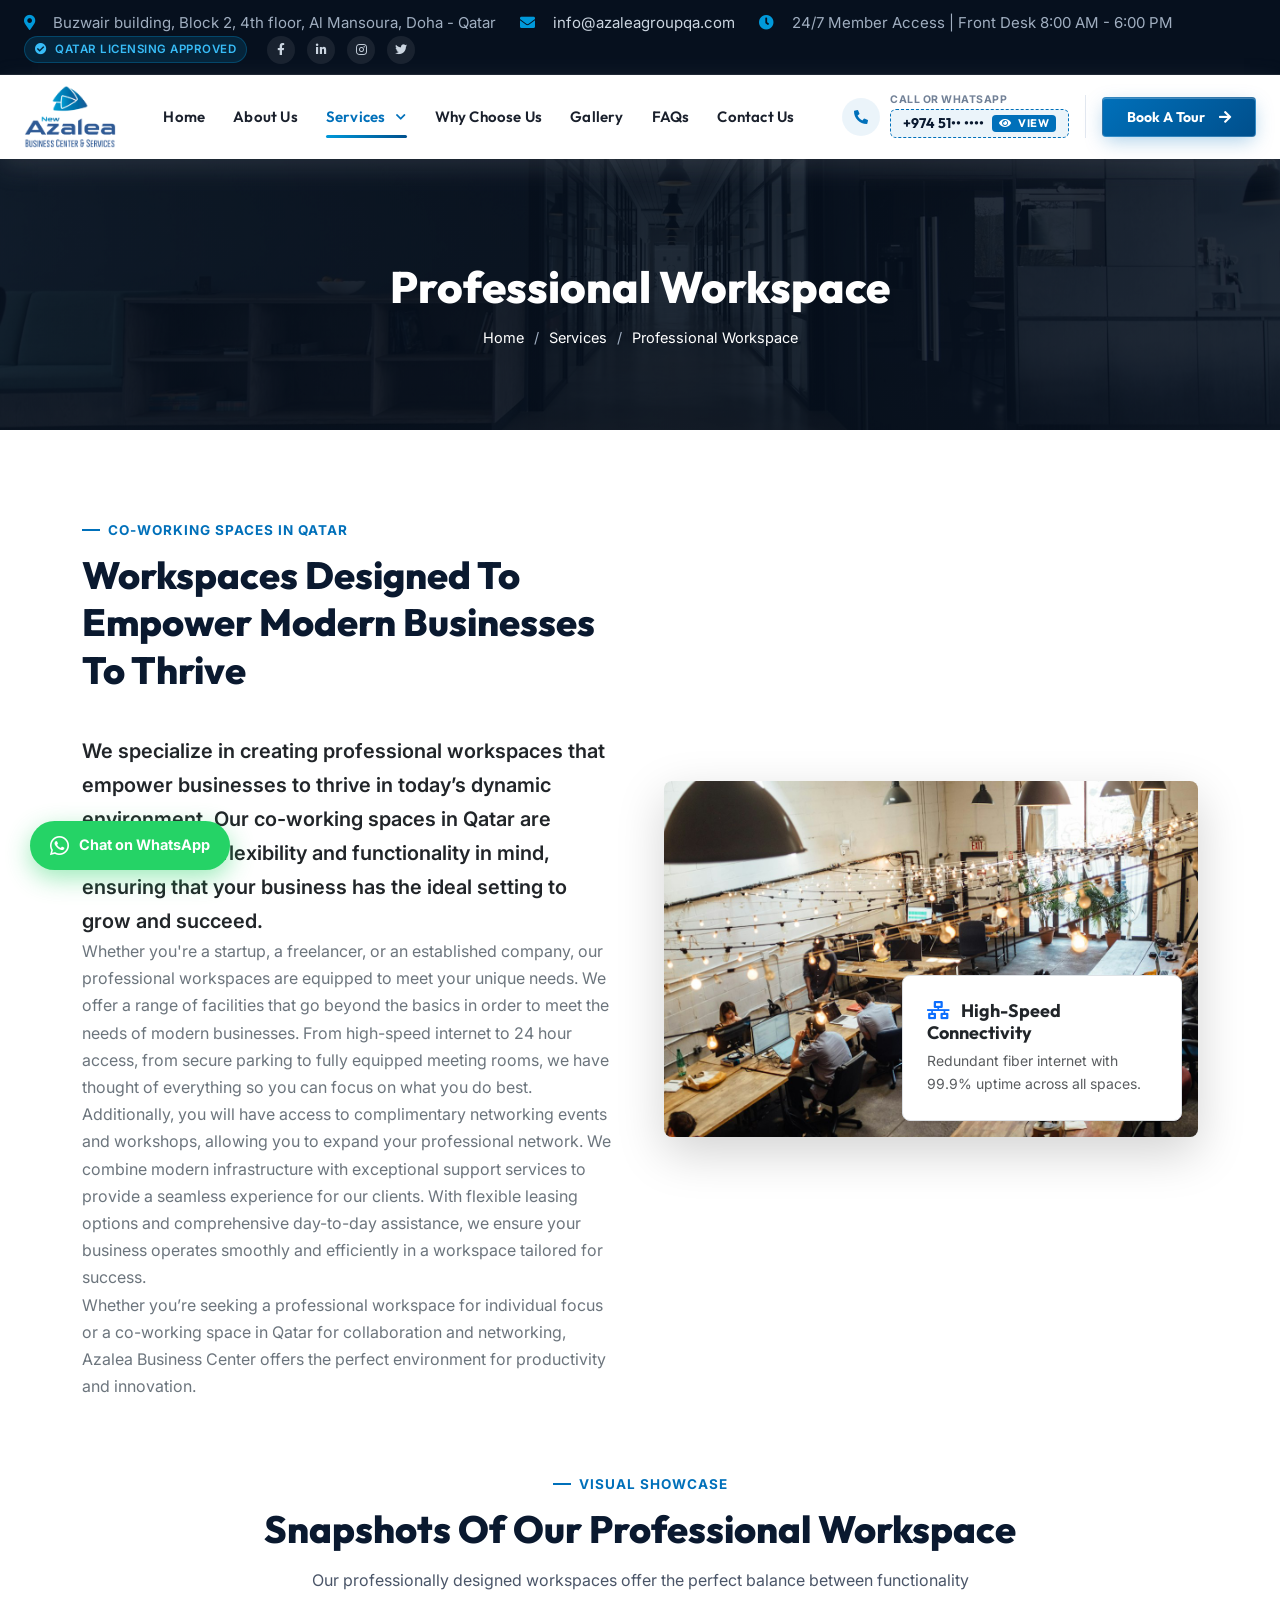
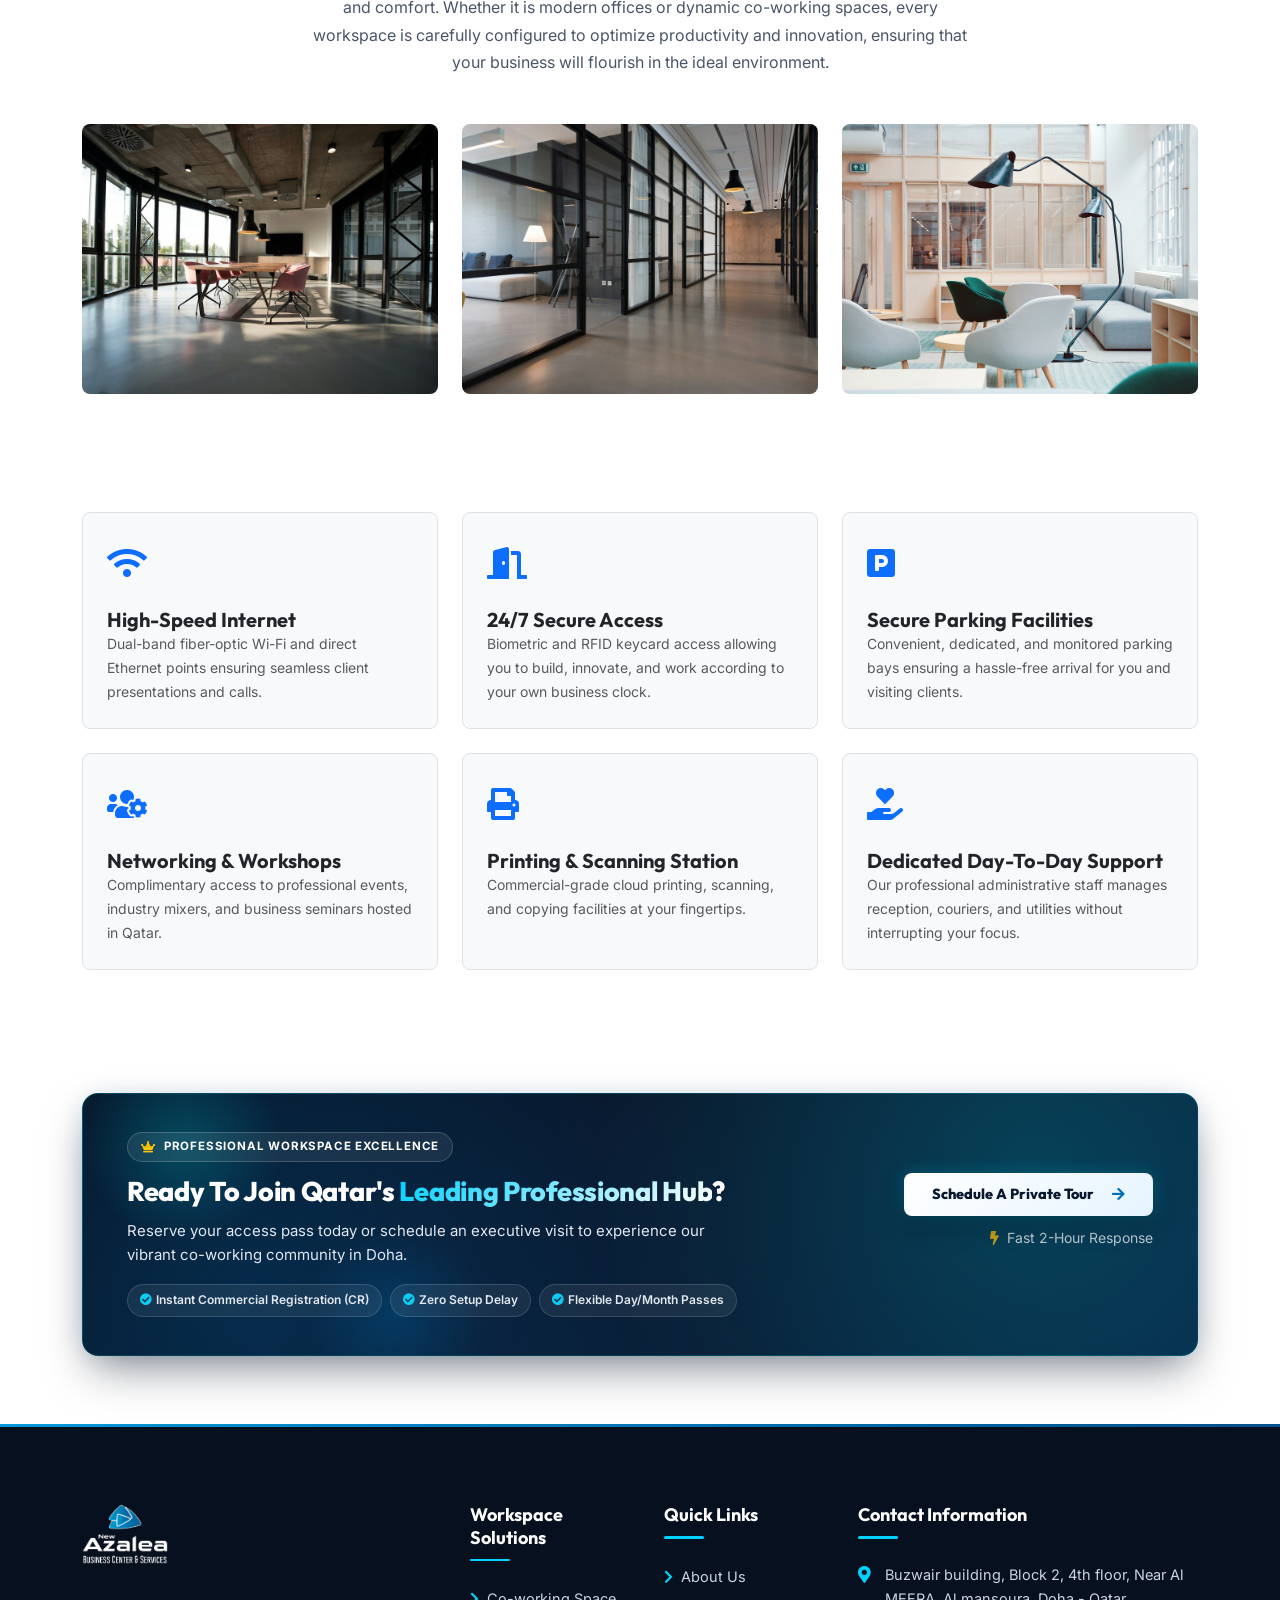
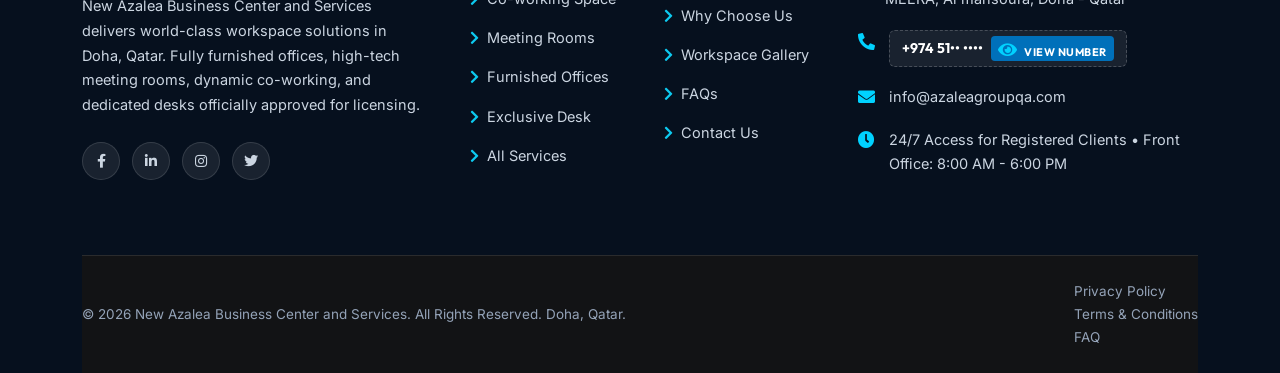
<file: professional-workspace.html>
<!DOCTYPE html>
<html lang="en">
<head>
  <meta charset="UTF-8">
  <meta name="viewport" content="width=device-width, initial-scale=1.0">
  <title>Professional Workspace &amp; Co-working in Qatar | New Azalea Business Center</title>
  <meta name="description" content="Dynamic professional co-working spaces in Qatar by New Azalea Business Center. High-speed internet, 24/7 access, networking events, workshops, and flexible setups.">
  <link rel="shortcut icon" href="assets/images/favicon.png" type="image/png">

  <!-- CSS Libraries -->
  <link rel="stylesheet" href="assets/css/bootstrap.min.css">
  <link rel="stylesheet" href="assets/css/font-awesome.css">
  <link rel="stylesheet" href="assets/css/animate.css">
  <link rel="stylesheet" href="assets/css/magnific-popup.css">
  <link rel="stylesheet" href="assets/css/swiper-bundle.min.css">
  <link rel="stylesheet" href="assets/css/main.css?v=10.0">
  <link rel="stylesheet" href="assets/css/custom.css?v=10.0">
</head>
<body>

  <!-- Azalea Luxury Entry Reveal (2-3s) -->
  <div id="azalea-entry-reveal" class="azalea-entry-reveal" aria-hidden="true">
    <div class="entry-reveal-ambient-glow"></div>
    <div class="entry-reveal-container">
      <div class="entry-logo-wrapper">
        <img src="assets/images/logo-white.png" alt="New Azalea Business Center and Services" class="entry-logo-img">
        <div class="entry-logo-shimmer"></div>
      </div>
      <div class="entry-tagline">
        <span>PREMIER DOHA WORKSPACE DESTINATION</span>
      </div>
      <div class="entry-progress-track">
        <div class="entry-progress-bar"></div>
      </div>
    </div>
  </div>


  <!-- Top Bar -->
  <div class="header-top-section">
    <div class="container-fluid px-xxl-5 px-xl-4 px-3">
      <div class="header-top-wrapper">
        <ul class="contact-list">
          <li><i class="fas fa-map-marker-alt"></i> <span>Buzwair building, Block 2, 4th floor, Al Mansoura, Doha - Qatar</span></li>
          <li><i class="fas fa-envelope"></i> <a href="mailto:info@azaleagroupqa.com">info@azaleagroupqa.com</a></li>
          <li><i class="fas fa-clock"></i> <span>24/7 Member Access | Front Desk 8:00 AM - 6:00 PM</span></li>
        </ul>
        <div class="top-bar-right d-none d-md-flex">
          <span class="header-badge"><i class="fas fa-check-circle me-1"></i> Qatar Licensing Approved</span>
          <div class="social-icon">
            <a href="#" aria-label="Facebook"><i class="fab fa-facebook-f"></i></a>
            <a href="#" aria-label="LinkedIn"><i class="fab fa-linkedin-in"></i></a>
            <a href="#" aria-label="Instagram"><i class="fab fa-instagram"></i></a>
            <a href="#" aria-label="Twitter"><i class="fab fa-twitter"></i></a>
          </div>
        </div>
      </div>
    </div>
  </div>

  <!-- Header -->
  <header class="header-section-1">
    <div id="header-sticky" class="header-1">
      <div class="container-fluid px-xxl-5 px-xl-4 px-3">
        <div class="header-main">
          <!-- 1. Left: Brand Logo -->
          <div class="logo">
            <a href="index.html" class="header-logo">
              <img src="assets/images/logo.png" alt="New Azalea Business Center and Services">
            </a>
          </div>

          <!-- 2. Center: Primary Corporate Navigation Menu -->
          <nav class="main-menu d-none d-xl-block">
            <ul>
              <li><a href="index.html">Home</a></li>
              <li><a href="about.html">About Us</a></li>
              <li class="active has-dropdown">
                <a href="services.html">Services <i class="fas fa-chevron-down" style="font-size: 11px;"></i></a>
                <ul class="sub-menu">
                  <li><a href="professional-workspace.html"><i class="fas fa-laptop-code me-2 text-primary"></i> Professional Workspace</a></li>
                  <li><a href="meeting-rooms.html"><i class="fas fa-handshake me-2 text-primary"></i> Meeting Rooms</a></li>
                  <li><a href="furnished-offices.html"><i class="fas fa-building me-2 text-primary"></i> Furnished Offices</a></li>
                  <li><a href="exclusive-desk.html"><i class="fas fa-chair me-2 text-primary"></i> Exclusive Desk</a></li>
                </ul>
              </li>
              <li><a href="index.html#why-choose-us">Why Choose Us</a></li>
              <li><a href="index.html#gallery">Gallery</a></li>
              <li><a href="faqs.html">FAQs</a></li>
              <li><a href="contact.html">Contact Us</a></li>
            </ul>
          </nav>

          <!-- 3. Right: Contact Info & CTA Button -->
          <div class="header-right">
            <div class="header-contact-box d-none d-lg-flex">
              <div class="icon">
                <i class="fas fa-phone-alt"></i>
              </div>
              <div class="content">
                <p>Call or WhatsApp</p>
                <div class="phone-reveal-wrapper">
                  <button type="button" class="btn-reveal-phone" title="Click to reveal phone number">
                    <span>+974 51•• ••••</span>
                    <span class="reveal-tag"><i class="fas fa-eye me-1"></i> View</span>
                  </button>
                  <div class="revealed-phone-box">
                    <h6><a href="tel:+97451019991" class="phone-call-link">+974 51019991</a></h6>
                    <a href="https://wa.me/97451019991" target="_blank" class="whatsapp-direct-btn" title="Chat on WhatsApp"><i class="fab fa-whatsapp"></i> WhatsApp</a>
                  </div>
                </div>
              </div>
            </div>

            <div class="header-button d-none d-sm-block">
              <button type="button" class="theme-btn" data-bs-toggle="modal" data-bs-target="#bookingModal">
                <span>Book A Tour</span>
                <i class="fas fa-arrow-right"></i>
              </button>
            </div>

            <!-- Mobile Quick WhatsApp Button (< 576px) -->
            <a href="https://wa.me/97451019991" target="_blank" class="mobile-header-wa d-sm-none" aria-label="Chat on WhatsApp" title="Chat on WhatsApp">
              <i class="fab fa-whatsapp"></i>
            </a>

            <!-- Mobile Hamburger Button -->
            <button class="header__hamburger d-xl-none" aria-label="Toggle menu">
              <i class="fas fa-bars"></i>
            </button>
          </div>
        </div>
      </div>
    </div>
  </header>

  <!-- Mobile Offcanvas Menu -->
  <div class="offcanvas__overlay"></div>
  <div class="offcanvas__info">
    <button class="offcanvas__close" aria-label="Close menu">&times;</button>
    <div class="mb-4">
      <img src="assets/images/logo-white.png" alt="New Azalea Business Center" style="max-height: 56px;">
    </div>
    <ul class="mobile-nav-list">
      <li><a href="index.html">Home</a></li>
      <li><a href="about.html">About Us</a></li>
      <li class="has-dropdown active">
        <a href="services.html">Services <i class="fas fa-chevron-down"></i></a>
        <ul class="mobile-sub-menu" style="display: block;">
          <li><a href="professional-workspace.html" class="text-info">Professional Workspace</a></li>
          <li><a href="meeting-rooms.html">Meeting Rooms</a></li>
          <li><a href="furnished-offices.html">Furnished Offices</a></li>
          <li><a href="exclusive-desk.html">Exclusive Desk</a></li>
        </ul>
      </li>
      <li><a href="index.html#why-choose-us">Why Choose Us</a></li>
      <li><a href="index.html#gallery">Gallery</a></li>
      <li><a href="faqs.html">FAQs</a></li>
      <li><a href="contact.html">Contact Us</a></li>
    </ul>
    <div class="mt-4 pt-4 border-top border-secondary">
      <div class="mb-3">
        <small class="text-light opacity-75 d-block mb-1">Direct Phone &amp; WhatsApp:</small>
        <div class="phone-reveal-wrapper">
          <button type="button" class="btn-reveal-phone" title="Click to reveal phone number">
            <span>+974 51•• ••••</span>
            <span class="reveal-tag"><i class="fas fa-eye me-1"></i> View</span>
          </button>
          <div class="revealed-phone-box flex-column align-items-start gap-2">
            <a href="tel:+97451019991" class="phone-call-link text-white"><i class="fas fa-phone-alt text-info me-2"></i> +974 51019991</a>
            <a href="https://wa.me/97451019991" target="_blank" class="whatsapp-direct-btn"><i class="fab fa-whatsapp me-1"></i> Chat on WhatsApp</a>
          </div>
        </div>
      </div>
      <p class="text-muted small mb-0"><i class="fas fa-envelope text-info me-2"></i> <a href="mailto:info@azaleagroupqa.com" class="text-light">info@azaleagroupqa.com</a></p>
      <button class="theme-btn w-100 mt-3" data-bs-toggle="modal" data-bs-target="#bookingModal">Book A Tour</button>
    </div>
  </div>

  <!-- Breadcrumb Banner -->
  <section class="breadcrumb-banner">
    <div class="container">
      <h1>Professional Workspace</h1>
      <div class="breadcrumb-nav">
        <a href="index.html">Home</a>
        <span>/</span>
        <a href="services.html">Services</a>
        <span>/</span>
        <span class="text-white">Professional Workspace</span>
      </div>
    </div>
  </section>

  <!-- Service Detail Main Content -->
  <section class="py-5 my-4">
    <div class="container py-3">
      <div class="row g-5 align-items-center mb-5">
        <div class="col-lg-6">
          <div class="section-title">
            <span class="sub-badge">Co-working Spaces in Qatar</span>
            <h2>Workspaces Designed to Empower Modern Businesses to Thrive</h2>
          </div>
          <p class="lead text-dark fw-semibold">
            We specialize in creating professional workspaces that empower businesses to thrive in today’s dynamic environment. Our co-working spaces in Qatar are designed with flexibility and functionality in mind, ensuring that your business has the ideal setting to grow and succeed.
          </p>
          <p class="text-secondary">
            Whether you're a startup, a freelancer, or an established company, our professional workspaces are equipped to meet your unique needs. We offer a range of facilities that go beyond the basics in order to meet the needs of modern businesses. From high-speed internet to 24 hour access, from secure parking to fully equipped meeting rooms, we have thought of everything so you can focus on what you do best.
          </p>
          <p class="text-secondary">
            Additionally, you will have access to complimentary networking events and workshops, allowing you to expand your professional network. We combine modern infrastructure with exceptional support services to provide a seamless experience for our clients. With flexible leasing options and comprehensive day-to-day assistance, we ensure your business operates smoothly and efficiently in a workspace tailored for success.
          </p>
          <p class="text-secondary">
            Whether you’re seeking a professional workspace for individual focus or a co-working space in Qatar for collaboration and networking, Azalea Business Center offers the perfect environment for productivity and innovation.
          </p>
        </div>

        <div class="col-lg-6">
          <div class="position-relative">
            <img src="assets/images/services/service-professional-workspace.jpg" class="img-fluid rounded-3 shadow-lg" alt="Professional Workspace in Qatar">
            <div class="p-4 bg-white rounded-3 shadow-md border position-absolute bottom-0 end-0 m-3 d-none d-sm-block" style="max-width: 280px;">
              <h6 class="fw-bold text-dark mb-1"><i class="fas fa-network-wired text-primary me-2"></i> High-Speed Connectivity</h6>
              <p class="small text-muted mb-0">Redundant fiber internet with 99.9% uptime across all spaces.</p>
            </div>
          </div>
        </div>
      </div>

      <!-- Snapshots of Our Professional Workspace -->
      <div class="mt-5 pt-4">
        <div class="section-title text-center mb-5">
          <span class="sub-badge">Visual Showcase</span>
          <h2>Snapshots of Our Professional Workspace</h2>
          <p class="mx-auto">
            Our professionally designed workspaces offer the perfect balance between functionality and comfort. Whether it is modern offices or dynamic co-working spaces, every workspace is carefully configured to optimize productivity and innovation, ensuring that your business will flourish in the ideal environment.
          </p>
        </div>

        <div class="row g-4">
          <div class="col-md-4">
            <div class="gallery-item">
              <img src="assets/images/gallery/workspace-gallery-1.jpg" alt="Co-working Desks">
              <a href="assets/images/gallery/workspace-gallery-1.jpg" class="gallery-overlay gallery-zoom-link" title="Ergonomic Open-Plan Workspace">
                <h5>Open-Plan Collaborative Hub</h5>
                <span>Flexibility &bull; Community</span>
                <div class="gallery-zoom-icon"><i class="fas fa-search-plus"></i></div>
              </a>
            </div>
          </div>
          <div class="col-md-4">
            <div class="gallery-item">
              <img src="assets/images/gallery/workspace-gallery-2.jpg" alt="Breakout & Refreshment Area">
              <a href="assets/images/gallery/workspace-gallery-2.jpg" class="gallery-overlay gallery-zoom-link" title="Networking & Refreshment Area">
                <h5>Networking &amp; Refreshment Lounge</h5>
                <span>Complimentary Gourmet Coffee</span>
                <div class="gallery-zoom-icon"><i class="fas fa-search-plus"></i></div>
              </a>
            </div>
          </div>
          <div class="col-md-4">
            <div class="gallery-item">
              <img src="assets/images/gallery/workspace-gallery-3.jpg" alt="Quiet Focus Booths">
              <a href="assets/images/gallery/workspace-gallery-3.jpg" class="gallery-overlay gallery-zoom-link" title="Quiet Focus Pods">
                <h5>Dedicated Focus Workstations</h5>
                <span>Distraction-Free Productivity</span>
                <div class="gallery-zoom-icon"><i class="fas fa-search-plus"></i></div>
              </a>
            </div>
          </div>
        </div>
      </div>

      <!-- Facility Inclusions Grid -->
      <div class="row g-4 mt-5 pt-3">
        <div class="col-lg-4 col-md-6">
          <div class="p-4 bg-light rounded-3 border h-100">
            <div class="text-primary fs-2 mb-3"><i class="fas fa-wifi"></i></div>
            <h5 class="fw-bold text-dark">High-Speed Internet</h5>
            <p class="text-muted small mb-0">Dual-band fiber-optic Wi-Fi and direct Ethernet points ensuring seamless client presentations and calls.</p>
          </div>
        </div>
        <div class="col-lg-4 col-md-6">
          <div class="p-4 bg-light rounded-3 border h-100">
            <div class="text-primary fs-2 mb-3"><i class="fas fa-door-open"></i></div>
            <h5 class="fw-bold text-dark">24/7 Secure Access</h5>
            <p class="text-muted small mb-0">Biometric and RFID keycard access allowing you to build, innovate, and work according to your own business clock.</p>
          </div>
        </div>
        <div class="col-lg-4 col-md-6">
          <div class="p-4 bg-light rounded-3 border h-100">
            <div class="text-primary fs-2 mb-3"><i class="fas fa-parking"></i></div>
            <h5 class="fw-bold text-dark">Secure Parking Facilities</h5>
            <p class="text-muted small mb-0">Convenient, dedicated, and monitored parking bays ensuring a hassle-free arrival for you and visiting clients.</p>
          </div>
        </div>
        <div class="col-lg-4 col-md-6">
          <div class="p-4 bg-light rounded-3 border h-100">
            <div class="text-primary fs-2 mb-3"><i class="fas fa-users-cog"></i></div>
            <h5 class="fw-bold text-dark">Networking &amp; Workshops</h5>
            <p class="text-muted small mb-0">Complimentary access to professional events, industry mixers, and business seminars hosted in Qatar.</p>
          </div>
        </div>
        <div class="col-lg-4 col-md-6">
          <div class="p-4 bg-light rounded-3 border h-100">
            <div class="text-primary fs-2 mb-3"><i class="fas fa-print"></i></div>
            <h5 class="fw-bold text-dark">Printing &amp; Scanning Station</h5>
            <p class="text-muted small mb-0">Commercial-grade cloud printing, scanning, and copying facilities at your fingertips.</p>
          </div>
        </div>
        <div class="col-lg-4 col-md-6">
          <div class="p-4 bg-light rounded-3 border h-100">
            <div class="text-primary fs-2 mb-3"><i class="fas fa-hand-holding-heart"></i></div>
            <h5 class="fw-bold text-dark">Dedicated Day-to-Day Support</h5>
            <p class="text-muted small mb-0">Our professional administrative staff manages reception, couriers, and utilities without interrupting your focus.</p>
          </div>
        </div>
      </div>

    </div>
  </section>

  <!-- CTA Banner -->
  <section class="cta-banner-wrapper container my-5 py-4">
    <div class="cta-banner-section p-4 p-lg-5">
      <div class="row align-items-center g-4 position-relative" style="z-index: 2;">
        <div class="col-lg-8">
          <div class="cta-badge mb-3">
            <i class="fas fa-crown text-warning me-2"></i> Professional Workspace Excellence
          </div>
          <h2 class="cta-title">Ready to Join Qatar's <span class="gradient-text-light">Leading Professional Hub</span>?</h2>
          <p class="cta-text">
            Reserve your access pass today or schedule an executive visit to experience our vibrant co-working community in Doha.
          </p>
          <div class="cta-trust-chips d-flex align-items-center flex-wrap gap-2 gap-md-3 mt-4">
            <span class="cta-chip"><i class="fas fa-check-circle text-info me-1"></i> Instant Commercial Registration (CR)</span>
            <span class="cta-chip"><i class="fas fa-check-circle text-info me-1"></i> Zero Setup Delay</span>
            <span class="cta-chip"><i class="fas fa-check-circle text-info me-1"></i> Flexible Day/Month Passes</span>
          </div>
        </div>
        <div class="col-lg-4 text-lg-end text-center mt-4 mt-lg-0">
          <button class="theme-btn theme-btn-luxury" data-bs-toggle="modal" data-bs-target="#bookingModal">
            <span>Schedule A Private Tour</span>
            <i class="fas fa-arrow-right ms-2"></i>
          </button>
          <div class="mt-2">
            <small class="text-light opacity-75"><i class="fas fa-bolt text-warning me-1"></i> Fast 2-Hour Response</small>
          </div>
        </div>
      </div>
    </div>
  </section>

  <!-- Footer -->
  <footer class="footer-section">
    <div class="container">
      <div class="row g-5">
        <div class="col-lg-4 col-md-6">
          <div class="footer-about">
            <a href="index.html" class="footer-logo d-inline-block">
              <img src="assets/images/logo-white.png" alt="New Azalea Business Center and Services">
            </a>
            <p>
              New Azalea Business Center and Services delivers world-class workspace solutions in Doha, Qatar. Fully furnished offices, high-tech meeting rooms, dynamic co-working, and dedicated desks officially approved for licensing.
            </p>
            <div class="footer-socials">
              <a href="#" aria-label="Facebook"><i class="fab fa-facebook-f"></i></a>
              <a href="#" aria-label="LinkedIn"><i class="fab fa-linkedin-in"></i></a>
              <a href="#" aria-label="Instagram"><i class="fab fa-instagram"></i></a>
              <a href="#" aria-label="Twitter"><i class="fab fa-twitter"></i></a>
            </div>
          </div>
        </div>

        <div class="col-lg-2 col-md-6 col-6">
          <div class="footer-widget">
            <h5>Workspace Solutions</h5>
            <ul class="footer-links">
              <li><a href="professional-workspace.html"><i class="fas fa-chevron-right text-info"></i> Co-working Space</a></li>
              <li><a href="meeting-rooms.html"><i class="fas fa-chevron-right text-info"></i> Meeting Rooms</a></li>
              <li><a href="furnished-offices.html"><i class="fas fa-chevron-right text-info"></i> Furnished Offices</a></li>
              <li><a href="exclusive-desk.html"><i class="fas fa-chevron-right text-info"></i> Exclusive Desk</a></li>
              <li><a href="services.html"><i class="fas fa-chevron-right text-info"></i> All Services</a></li>
            </ul>
          </div>
        </div>

        <div class="col-lg-2 col-md-6 col-6">
          <div class="footer-widget">
            <h5>Quick Links</h5>
            <ul class="footer-links">
              <li><a href="about.html"><i class="fas fa-chevron-right text-info"></i> About Us</a></li>
              <li><a href="index.html#why-choose-us"><i class="fas fa-chevron-right text-info"></i> Why Choose Us</a></li>
              <li><a href="index.html#gallery"><i class="fas fa-chevron-right text-info"></i> Workspace Gallery</a></li>
              <li><a href="faqs.html"><i class="fas fa-chevron-right text-info"></i> FAQs</a></li>
              <li><a href="contact.html"><i class="fas fa-chevron-right text-info"></i> Contact Us</a></li>
            </ul>
          </div>
        </div>

        <div class="col-lg-4 col-md-6">
          <div class="footer-widget">
            <h5>Contact Information</h5>
            <ul class="footer-contact-list">
              <li>
                <i class="fas fa-map-marker-alt"></i>
                <span>Buzwair building, Block 2, 4th floor, Near Al MEERA, Al mansoura, Doha - Qatar</span>
              </li>
              <li>
                <i class="fas fa-phone-alt"></i>
                <div>
                  <div class="phone-reveal-wrapper">
                    <button type="button" class="btn-reveal-phone" title="Click to reveal phone number">
                      <span>+974 51•• ••••</span>
                      <span class="reveal-tag"><i class="fas fa-eye me-1"></i> View Number</span>
                    </button>
                    <div class="revealed-phone-box">
                      <a href="tel:+97451019991" class="phone-call-link text-white">+974 51019991</a>
                      <a href="https://wa.me/97451019991" target="_blank" class="whatsapp-direct-btn"><i class="fab fa-whatsapp me-1"></i> WhatsApp</a>
                    </div>
                  </div>
                </div>
              </li>
              <li>
                <i class="fas fa-envelope"></i>
                <span><a href="mailto:info@azaleagroupqa.com">info@azaleagroupqa.com</a></span>
              </li>
              <li>
                <i class="fas fa-clock"></i>
                <span>24/7 Access for Registered Clients &bull; Front Office: 8:00 AM - 6:00 PM</span>
              </li>
            </ul>
          </div>
        </div>
      </div>

      <div class="footer-bottom">
        <div class="d-flex flex-wrap justify-content-between align-items-center gap-3">
          <p>&copy; 2026 New Azalea Business Center and Services. All Rights Reserved. Doha, Qatar.</p>
          <ul class="footer-bottom-menu">
            <li><a href="#">Privacy Policy</a></li>
            <li><a href="#">Terms &amp; Conditions</a></li>
            <li><a href="faqs.html">FAQ</a></li>
          </ul>
        </div>
      </div>
    </div>
  </footer>

  <!-- Circular Scroll Up Button -->
  <div class="scroll-up">
    <svg class="scroll-circle svg-content" width="100%" height="100%" viewBox="-1 -1 102 102">
      <path d="M50,1 a49,49 0 0,1 0,98 a49,49 0 0,1 0,-98" />
    </svg>
  </div>

  <!-- Booking Modal -->
  <div class="modal fade" id="bookingModal" tabindex="-1" aria-labelledby="bookingModalLabel" aria-hidden="true">
    <div class="modal-dialog modal-dialog-centered modal-lg">
      <div class="modal-content">
        <div class="modal-header">
          <div>
            <h5 class="modal-title fw-bold text-white" id="bookingModalLabel"><i class="fas fa-calendar-check me-2 text-info"></i> Schedule A Private Tour</h5>
            <small class="text-light opacity-75">Experience New Azalea Business Center and Services in Doha firsthand</small>
          </div>
          <button type="button" class="btn-close btn-close-white" data-bs-dismiss="modal" aria-label="Close"></button>
        </div>
        <div class="modal-body">
          <form id="bookingForm">
            <div class="row g-3">
              <div class="col-md-6">
                <label class="form-label">Full Name *</label>
                <input type="text" class="form-control" placeholder="Your Name" required>
              </div>
              <div class="col-md-6">
                <label class="form-label">Company Name</label>
                <input type="text" class="form-control" placeholder="Company / Organization">
              </div>
              <div class="col-md-6">
                <label class="form-label">Email Address *</label>
                <input type="email" class="form-control" placeholder="name@company.com" required>
              </div>
              <div class="col-md-6">
                <label class="form-label">Phone Number *</label>
                <div class="intl-phone-wrapper">
                  <div class="country-select-dropdown">
                    <button type="button" class="country-picker-btn" aria-expanded="false" title="Select Country Code">
                      <span class="selected-flag">🇶🇦</span>
                      <span class="selected-dial-code">+974</span>
                      <i class="fas fa-chevron-down"></i>
                    </button>
                    <div class="country-dropdown-menu">
                      <div class="country-search-box">
                        <i class="fas fa-search search-icon"></i>
                        <input type="text" class="country-search-input" placeholder="Search country or code...">
                      </div>
                      <ul class="country-list"></ul>
                      <div class="country-no-results">No country found</div>
                    </div>
                  </div>
                  <input type="hidden" name="country_dial_code" class="country-dial-code-input" value="+974">
                  <input type="tel" name="phone_number" class="form-control phone-input-field" placeholder="Mobile number" required>
                </div>
              </div>
              <div class="col-md-6">
                <label class="form-label">Desired Office Space *</label>
                <select class="form-select" required>
                  <option value="coworking" selected>Professional Co-working Workspace</option>
                  <option value="furnished-office">Furnished Office (Licensing Ready)</option>
                  <option value="meeting-room">Executive Meeting Room</option>
                  <option value="exclusive-desk">Exclusive Dedicated Desk</option>
                </select>
              </div>
              <div class="col-md-6">
                <label class="form-label">Preferred Date &amp; Time</label>
                <input type="date" class="form-control">
              </div>
              <div class="col-12">
                <label class="form-label">Specific Requirements / Team Size</label>
                <textarea class="form-control" rows="3" placeholder="Tell us about your team size, license requirements, or move-in timeline..."></textarea>
              </div>
              <div class="col-12 mt-4 text-end">
                <button type="button" class="btn btn-secondary me-2" data-bs-dismiss="modal">Cancel</button>
                <button type="submit" class="theme-btn">
                  <span>Submit Tour Request</span>
                  <i class="fas fa-paper-plane"></i>
                </button>
              </div>
            </div>
          </form>
        </div>
      </div>
    </div>
  </div>

  <!-- JavaScript Libraries -->
  <script src="assets/js/jquery.min.js"></script>
  <script src="assets/js/bootstrap.bundle.min.js"></script>
  <script src="assets/js/wow.min.js"></script>
  <script src="assets/js/swiper-bundle.min.js"></script>
  <script src="assets/js/jquery.magnific-popup.min.js"></script>
  <script src="assets/js/main.js?v=10.0"></script>

  <!-- Floating WhatsApp Action Widget -->
  <a href="https://wa.me/97451019991" target="_blank" class="floating-whatsapp" title="Chat directly on WhatsApp">
    <i class="fab fa-whatsapp"></i>
    <span>Chat on WhatsApp</span>
  </a>

</body>
</html>
</file>
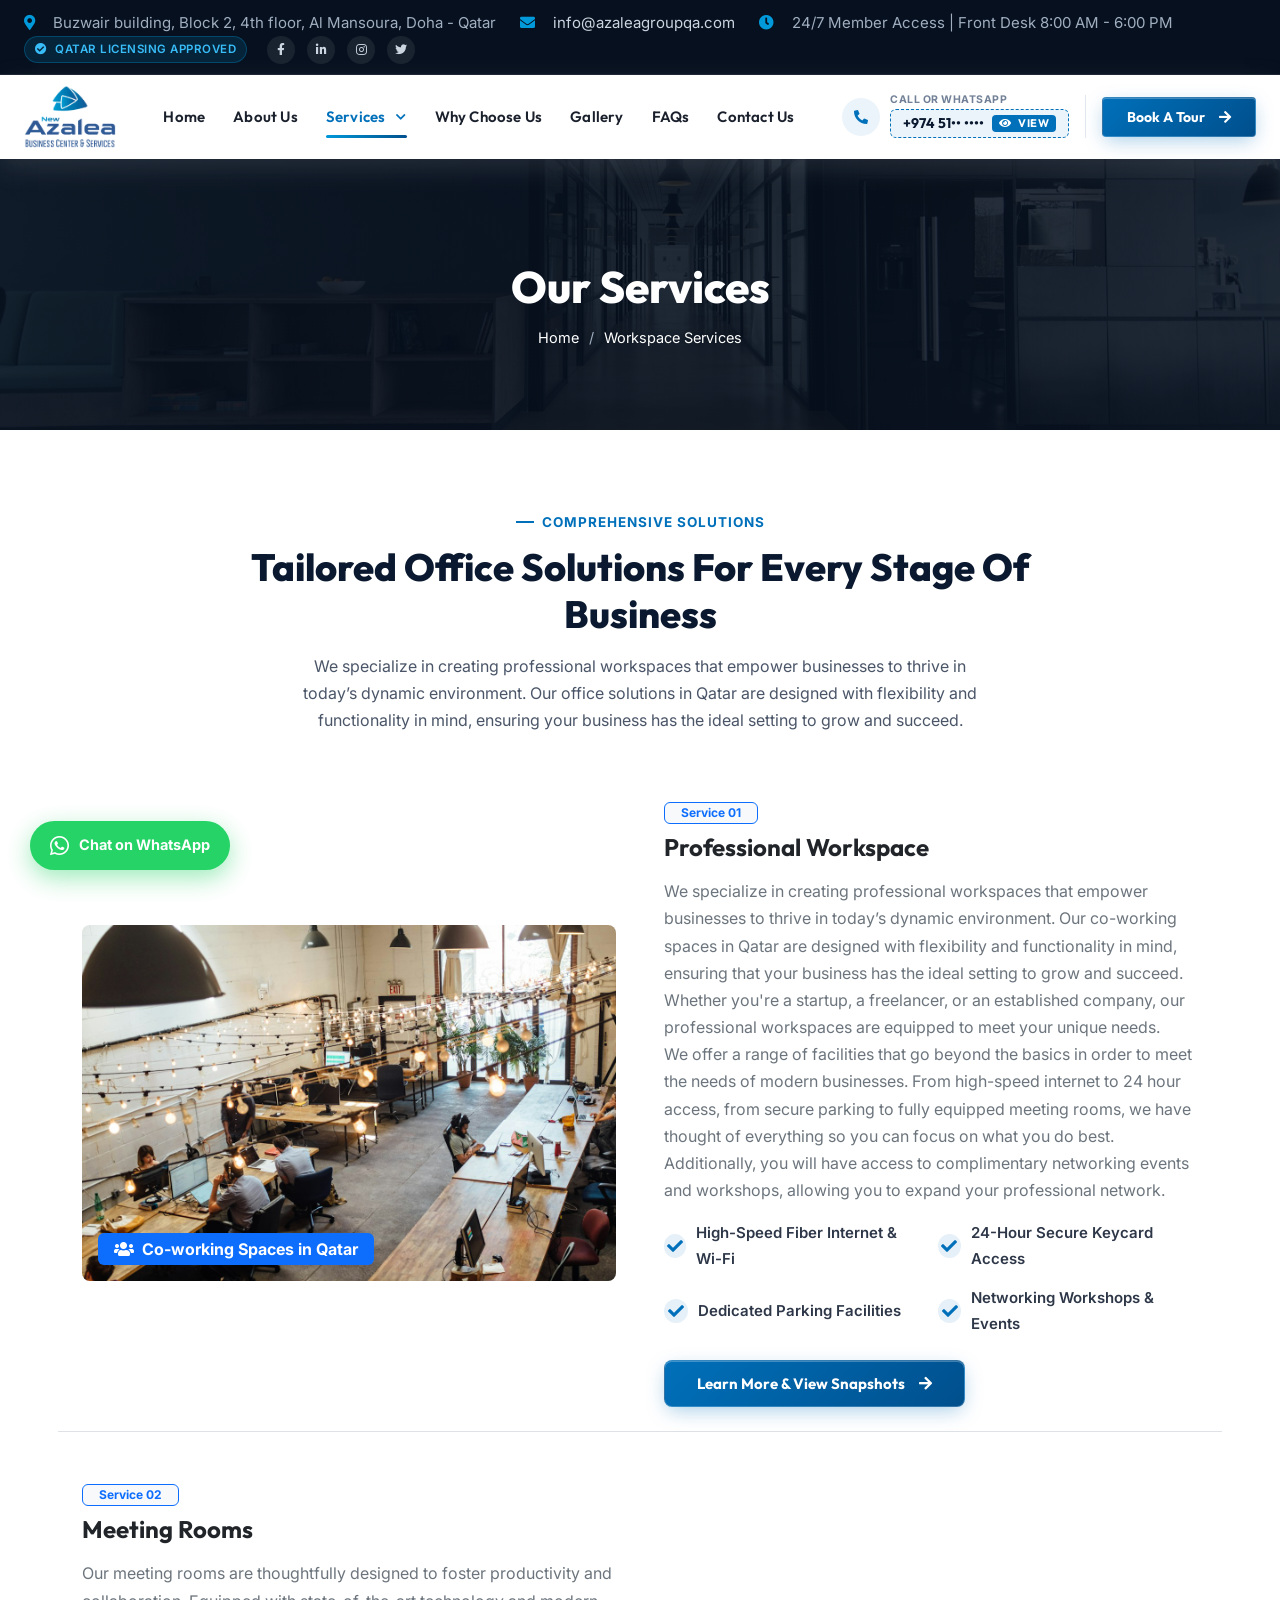
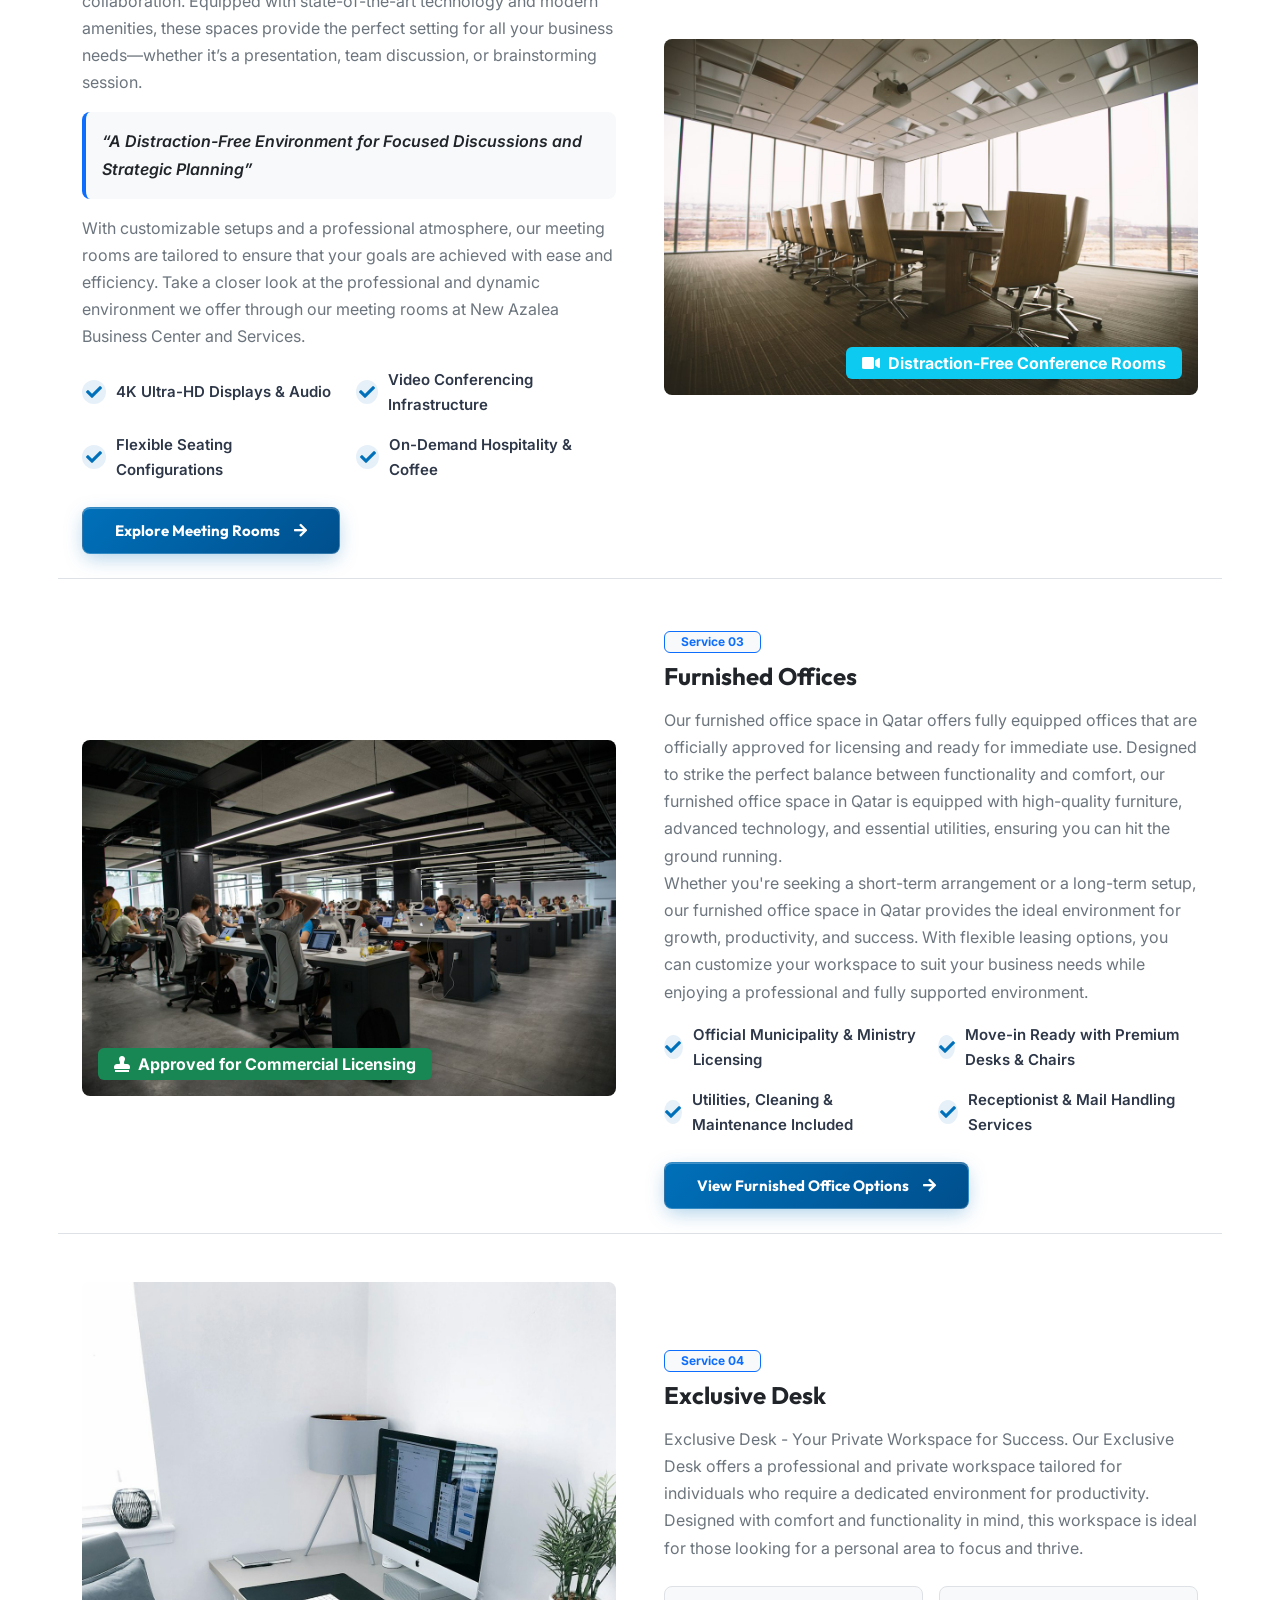
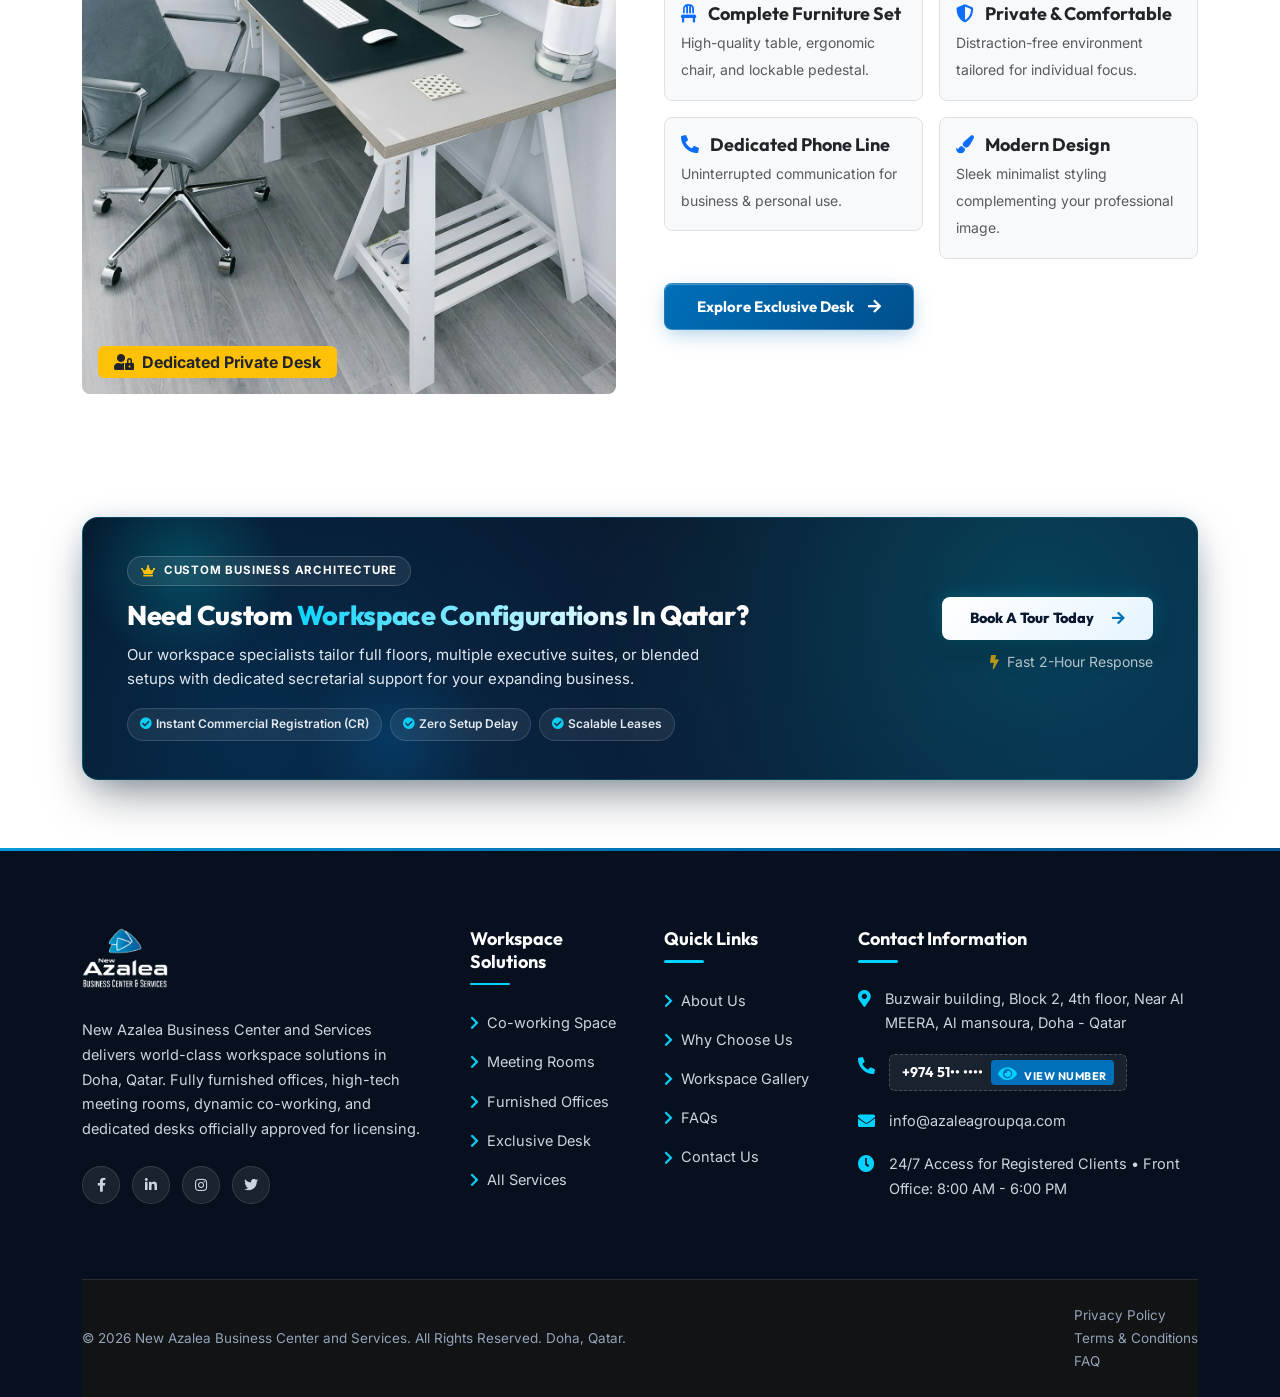
<file: services.html>
<!DOCTYPE html>
<html lang="en">
<head>
  <meta charset="UTF-8">
  <meta name="viewport" content="width=device-width, initial-scale=1.0">
  <title>Our Services | New Azalea Business Center and Services – Doha, Qatar</title>
  <meta name="description" content="Explore workspace services at New Azalea Business Center in Qatar: Professional Workspaces, Meeting Rooms, Licensed Furnished Offices, and Exclusive Dedicated Desks.">
  <link rel="shortcut icon" href="assets/images/favicon.png" type="image/png">

  <!-- CSS Libraries -->
  <link rel="stylesheet" href="assets/css/bootstrap.min.css">
  <link rel="stylesheet" href="assets/css/font-awesome.css">
  <link rel="stylesheet" href="assets/css/animate.css">
  <link rel="stylesheet" href="assets/css/magnific-popup.css">
  <link rel="stylesheet" href="assets/css/swiper-bundle.min.css">
  <link rel="stylesheet" href="assets/css/main.css?v=10.0">
  <link rel="stylesheet" href="assets/css/custom.css?v=10.0">
</head>
<body>

  <!-- Azalea Luxury Entry Reveal (2-3s) -->
  <div id="azalea-entry-reveal" class="azalea-entry-reveal" aria-hidden="true">
    <div class="entry-reveal-ambient-glow"></div>
    <div class="entry-reveal-container">
      <div class="entry-logo-wrapper">
        <img src="assets/images/logo-white.png" alt="New Azalea Business Center and Services" class="entry-logo-img">
        <div class="entry-logo-shimmer"></div>
      </div>
      <div class="entry-tagline">
        <span>PREMIER DOHA WORKSPACE DESTINATION</span>
      </div>
      <div class="entry-progress-track">
        <div class="entry-progress-bar"></div>
      </div>
    </div>
  </div>


  <!-- Top Bar -->
  <div class="header-top-section">
    <div class="container-fluid px-xxl-5 px-xl-4 px-3">
      <div class="header-top-wrapper">
        <ul class="contact-list">
          <li><i class="fas fa-map-marker-alt"></i> <span>Buzwair building, Block 2, 4th floor, Al Mansoura, Doha - Qatar</span></li>
          <li><i class="fas fa-envelope"></i> <a href="mailto:info@azaleagroupqa.com">info@azaleagroupqa.com</a></li>
          <li><i class="fas fa-clock"></i> <span>24/7 Member Access | Front Desk 8:00 AM - 6:00 PM</span></li>
        </ul>
        <div class="top-bar-right d-none d-md-flex">
          <span class="header-badge"><i class="fas fa-check-circle me-1"></i> Qatar Licensing Approved</span>
          <div class="social-icon">
            <a href="#" aria-label="Facebook"><i class="fab fa-facebook-f"></i></a>
            <a href="#" aria-label="LinkedIn"><i class="fab fa-linkedin-in"></i></a>
            <a href="#" aria-label="Instagram"><i class="fab fa-instagram"></i></a>
            <a href="#" aria-label="Twitter"><i class="fab fa-twitter"></i></a>
          </div>
        </div>
      </div>
    </div>
  </div>

  <!-- Header -->
  <header class="header-section-1">
    <div id="header-sticky" class="header-1">
      <div class="container-fluid px-xxl-5 px-xl-4 px-3">
        <div class="header-main">
          <!-- 1. Left: Brand Logo -->
          <div class="logo">
            <a href="index.html" class="header-logo">
              <img src="assets/images/logo.png" alt="New Azalea Business Center and Services">
            </a>
          </div>

          <!-- 2. Center: Primary Corporate Navigation Menu -->
          <nav class="main-menu d-none d-xl-block">
            <ul>
              <li><a href="index.html">Home</a></li>
              <li><a href="about.html">About Us</a></li>
              <li class="active has-dropdown">
                <a href="services.html">Services <i class="fas fa-chevron-down" style="font-size: 11px;"></i></a>
                <ul class="sub-menu">
                  <li><a href="professional-workspace.html"><i class="fas fa-laptop-code me-2 text-primary"></i> Professional Workspace</a></li>
                  <li><a href="meeting-rooms.html"><i class="fas fa-handshake me-2 text-primary"></i> Meeting Rooms</a></li>
                  <li><a href="furnished-offices.html"><i class="fas fa-building me-2 text-primary"></i> Furnished Offices</a></li>
                  <li><a href="exclusive-desk.html"><i class="fas fa-chair me-2 text-primary"></i> Exclusive Desk</a></li>
                </ul>
              </li>
              <li><a href="index.html#why-choose-us">Why Choose Us</a></li>
              <li><a href="index.html#gallery">Gallery</a></li>
              <li><a href="faqs.html">FAQs</a></li>
              <li><a href="contact.html">Contact Us</a></li>
            </ul>
          </nav>

          <!-- 3. Right: Contact Info & CTA Button -->
          <div class="header-right">
            <div class="header-contact-box d-none d-lg-flex">
              <div class="icon">
                <i class="fas fa-phone-alt"></i>
              </div>
              <div class="content">
                <p>Call or WhatsApp</p>
                <div class="phone-reveal-wrapper">
                  <button type="button" class="btn-reveal-phone" title="Click to reveal phone number">
                    <span>+974 51•• ••••</span>
                    <span class="reveal-tag"><i class="fas fa-eye me-1"></i> View</span>
                  </button>
                  <div class="revealed-phone-box">
                    <h6><a href="tel:+97451019991" class="phone-call-link">+974 51019991</a></h6>
                    <a href="https://wa.me/97451019991" target="_blank" class="whatsapp-direct-btn" title="Chat on WhatsApp"><i class="fab fa-whatsapp"></i> WhatsApp</a>
                  </div>
                </div>
              </div>
            </div>

            <div class="header-button d-none d-sm-block">
              <button type="button" class="theme-btn" data-bs-toggle="modal" data-bs-target="#bookingModal">
                <span>Book A Tour</span>
                <i class="fas fa-arrow-right"></i>
              </button>
            </div>

            <!-- Mobile Quick WhatsApp Button (< 576px) -->
            <a href="https://wa.me/97451019991" target="_blank" class="mobile-header-wa d-sm-none" aria-label="Chat on WhatsApp" title="Chat on WhatsApp">
              <i class="fab fa-whatsapp"></i>
            </a>

            <!-- Mobile Hamburger Button -->
            <button class="header__hamburger d-xl-none" aria-label="Toggle menu">
              <i class="fas fa-bars"></i>
            </button>
          </div>
        </div>
      </div>
    </div>
  </header>

  <!-- Mobile Offcanvas Menu -->
  <div class="offcanvas__overlay"></div>
  <div class="offcanvas__info">
    <button class="offcanvas__close" aria-label="Close menu">&times;</button>
    <div class="mb-4">
      <img src="assets/images/logo-white.png" alt="New Azalea Business Center" style="max-height: 56px;">
    </div>
    <ul class="mobile-nav-list">
      <li><a href="index.html">Home</a></li>
      <li><a href="about.html">About Us</a></li>
      <li class="has-dropdown active">
        <a href="services.html">Services <i class="fas fa-chevron-down"></i></a>
        <ul class="mobile-sub-menu" style="display: block;">
          <li><a href="professional-workspace.html">Professional Workspace</a></li>
          <li><a href="meeting-rooms.html">Meeting Rooms</a></li>
          <li><a href="furnished-offices.html">Furnished Offices</a></li>
          <li><a href="exclusive-desk.html">Exclusive Desk</a></li>
        </ul>
      </li>
      <li><a href="index.html#why-choose-us">Why Choose Us</a></li>
      <li><a href="index.html#gallery">Gallery</a></li>
      <li><a href="faqs.html">FAQs</a></li>
      <li><a href="contact.html">Contact Us</a></li>
    </ul>
    <div class="mt-4 pt-4 border-top border-secondary">
      <div class="mb-3">
        <small class="text-light opacity-75 d-block mb-1">Direct Phone &amp; WhatsApp:</small>
        <div class="phone-reveal-wrapper">
          <button type="button" class="btn-reveal-phone" title="Click to reveal phone number">
            <span>+974 51•• ••••</span>
            <span class="reveal-tag"><i class="fas fa-eye me-1"></i> View</span>
          </button>
          <div class="revealed-phone-box flex-column align-items-start gap-2">
            <a href="tel:+97451019991" class="phone-call-link text-white"><i class="fas fa-phone-alt text-info me-2"></i> +974 51019991</a>
            <a href="https://wa.me/97451019991" target="_blank" class="whatsapp-direct-btn"><i class="fab fa-whatsapp me-1"></i> Chat on WhatsApp</a>
          </div>
        </div>
      </div>
      <p class="text-muted small mb-0"><i class="fas fa-envelope text-info me-2"></i> <a href="mailto:info@azaleagroupqa.com" class="text-light">info@azaleagroupqa.com</a></p>
      <button class="theme-btn w-100 mt-3" data-bs-toggle="modal" data-bs-target="#bookingModal">Book A Tour</button>
    </div>
  </div>

  <!-- Breadcrumb Banner -->
  <section class="breadcrumb-banner">
    <div class="container">
      <h1>Our Services</h1>
      <div class="breadcrumb-nav">
        <a href="index.html">Home</a>
        <span>/</span>
        <span class="text-white">Workspace Services</span>
      </div>
    </div>
  </section>

  <!-- Services Overview Intro -->
  <section class="py-5 my-3">
    <div class="container py-3">
      <div class="row justify-content-center text-center mb-5">
        <div class="col-lg-9">
          <div class="section-title mb-3">
            <span class="sub-badge">Comprehensive Solutions</span>
            <h2>Tailored Office Solutions for Every Stage of Business</h2>
            <p class="mx-auto">
              We specialize in creating professional workspaces that empower businesses to thrive in today’s dynamic environment. Our office solutions in Qatar are designed with flexibility and functionality in mind, ensuring your business has the ideal setting to grow and succeed.
            </p>
          </div>
        </div>
      </div>

      <!-- Service 1: Professional Workspace -->
      <div class="row align-items-center g-5 mb-5 pb-4 border-bottom" id="workspace">
        <div class="col-lg-6">
          <div class="position-relative">
            <img src="assets/images/services/service-professional-workspace.jpg" class="img-fluid rounded-3 shadow-md" alt="Professional Workspace Qatar">
            <span class="position-absolute bottom-0 start-0 m-3 badge bg-primary text-white p-2 px-3 fs-6">
              <i class="fas fa-users me-1"></i> Co-working Spaces in Qatar
            </span>
          </div>
        </div>
        <div class="col-lg-6">
          <span class="badge bg-light text-primary border border-primary px-3 py-1 mb-2">Service 01</span>
          <h3 class="fw-bold mb-3 text-dark">Professional Workspace</h3>
          <p class="text-secondary">
            We specialize in creating professional workspaces that empower businesses to thrive in today’s dynamic environment. Our co-working spaces in Qatar are designed with flexibility and functionality in mind, ensuring that your business has the ideal setting to grow and succeed. Whether you're a startup, a freelancer, or an established company, our professional workspaces are equipped to meet your unique needs.
          </p>
          <p class="text-secondary">
            We offer a range of facilities that go beyond the basics in order to meet the needs of modern businesses. From high-speed internet to 24 hour access, from secure parking to fully equipped meeting rooms, we have thought of everything so you can focus on what you do best. Additionally, you will have access to complimentary networking events and workshops, allowing you to expand your professional network.
          </p>
          <ul class="about-features-list my-3">
            <li><i class="fas fa-check"></i> High-Speed Fiber Internet &amp; Wi-Fi</li>
            <li><i class="fas fa-check"></i> 24-Hour Secure Keycard Access</li>
            <li><i class="fas fa-check"></i> Dedicated Parking Facilities</li>
            <li><i class="fas fa-check"></i> Networking Workshops &amp; Events</li>
          </ul>
          <a href="professional-workspace.html" class="theme-btn mt-2">
            <span>Learn More &amp; View Snapshots</span>
            <i class="fas fa-arrow-right"></i>
          </a>
        </div>
      </div>

      <!-- Service 2: Meeting Rooms -->
      <div class="row align-items-center g-5 mb-5 pb-4 border-bottom flex-lg-row-reverse" id="meeting-rooms">
        <div class="col-lg-6">
          <div class="position-relative">
            <img src="assets/images/services/service-meeting-rooms.jpg" class="img-fluid rounded-3 shadow-md" alt="Meeting Rooms Qatar">
            <span class="position-absolute bottom-0 end-0 m-3 badge bg-info text-white p-2 px-3 fs-6">
              <i class="fas fa-video me-1"></i> Distraction-Free Conference Rooms
            </span>
          </div>
        </div>
        <div class="col-lg-6">
          <span class="badge bg-light text-primary border border-primary px-3 py-1 mb-2">Service 02</span>
          <h3 class="fw-bold mb-3 text-dark">Meeting Rooms</h3>
          <p class="text-secondary">
            Our meeting rooms are thoughtfully designed to foster productivity and collaboration. Equipped with state-of-the-art technology and modern amenities, these spaces provide the perfect setting for all your business needs—whether it’s a presentation, team discussion, or brainstorming session.
          </p>
          <div class="p-3 bg-light rounded-3 border-start border-4 border-primary my-3">
            <blockquote class="mb-0 fst-italic text-dark fw-semibold">
              “A Distraction-Free Environment for Focused Discussions and Strategic Planning”
            </blockquote>
          </div>
          <p class="text-secondary">
            With customizable setups and a professional atmosphere, our meeting rooms are tailored to ensure that your goals are achieved with ease and efficiency. Take a closer look at the professional and dynamic environment we offer through our meeting rooms at New Azalea Business Center and Services.
          </p>
          <ul class="about-features-list my-3">
            <li><i class="fas fa-check"></i> 4K Ultra-HD Displays &amp; Audio</li>
            <li><i class="fas fa-check"></i> Video Conferencing Infrastructure</li>
            <li><i class="fas fa-check"></i> Flexible Seating Configurations</li>
            <li><i class="fas fa-check"></i> On-Demand Hospitality &amp; Coffee</li>
          </ul>
          <a href="meeting-rooms.html" class="theme-btn mt-2">
            <span>Explore Meeting Rooms</span>
            <i class="fas fa-arrow-right"></i>
          </a>
        </div>
      </div>

      <!-- Service 3: Furnished Offices -->
      <div class="row align-items-center g-5 mb-5 pb-4 border-bottom" id="furnished-offices">
        <div class="col-lg-6">
          <div class="position-relative">
            <img src="assets/images/services/service-furnished-offices.jpg" class="img-fluid rounded-3 shadow-md" alt="Furnished Offices Qatar">
            <span class="position-absolute bottom-0 start-0 m-3 badge bg-success text-white p-2 px-3 fs-6">
              <i class="fas fa-stamp me-1"></i> Approved for Commercial Licensing
            </span>
          </div>
        </div>
        <div class="col-lg-6">
          <span class="badge bg-light text-primary border border-primary px-3 py-1 mb-2">Service 03</span>
          <h3 class="fw-bold mb-3 text-dark">Furnished Offices</h3>
          <p class="text-secondary">
            Our furnished office space in Qatar offers fully equipped offices that are officially approved for licensing and ready for immediate use. Designed to strike the perfect balance between functionality and comfort, our furnished office space in Qatar is equipped with high-quality furniture, advanced technology, and essential utilities, ensuring you can hit the ground running.
          </p>
          <p class="text-secondary">
            Whether you're seeking a short-term arrangement or a long-term setup, our furnished office space in Qatar provides the ideal environment for growth, productivity, and success. With flexible leasing options, you can customize your workspace to suit your business needs while enjoying a professional and fully supported environment.
          </p>
          <ul class="about-features-list my-3">
            <li><i class="fas fa-check"></i> Official Municipality &amp; Ministry Licensing</li>
            <li><i class="fas fa-check"></i> Move-in Ready with Premium Desks &amp; Chairs</li>
            <li><i class="fas fa-check"></i> Utilities, Cleaning &amp; Maintenance Included</li>
            <li><i class="fas fa-check"></i> Receptionist &amp; Mail Handling Services</li>
          </ul>
          <a href="furnished-offices.html" class="theme-btn mt-2">
            <span>View Furnished Office Options</span>
            <i class="fas fa-arrow-right"></i>
          </a>
        </div>
      </div>

      <!-- Service 4: Exclusive Desk -->
      <div class="row align-items-center g-5" id="exclusive-desk">
        <div class="col-lg-6">
          <div class="position-relative">
            <img src="assets/images/services/service-exclusive-desk.jpg" class="img-fluid rounded-3 shadow-md" alt="Exclusive Desk Qatar">
            <span class="position-absolute bottom-0 start-0 m-3 badge bg-warning text-dark p-2 px-3 fs-6 fw-bold">
              <i class="fas fa-user-lock me-1"></i> Dedicated Private Desk
            </span>
          </div>
        </div>
        <div class="col-lg-6">
          <span class="badge bg-light text-primary border border-primary px-3 py-1 mb-2">Service 04</span>
          <h3 class="fw-bold mb-3 text-dark">Exclusive Desk</h3>
          <p class="text-secondary">
            Exclusive Desk - Your Private Workspace for Success. Our Exclusive Desk offers a professional and private workspace tailored for individuals who require a dedicated environment for productivity. Designed with comfort and functionality in mind, this workspace is ideal for those looking for a personal area to focus and thrive.
          </p>
          <div class="row g-3 my-2">
            <div class="col-sm-6">
              <div class="p-3 bg-light rounded-3 border">
                <h6 class="fw-bold mb-1 text-dark"><i class="fas fa-chair text-primary me-2"></i> Complete Furniture Set</h6>
                <small class="text-muted">High-quality table, ergonomic chair, and lockable pedestal.</small>
              </div>
            </div>
            <div class="col-sm-6">
              <div class="p-3 bg-light rounded-3 border">
                <h6 class="fw-bold mb-1 text-dark"><i class="fas fa-shield-alt text-primary me-2"></i> Private &amp; Comfortable</h6>
                <small class="text-muted">Distraction-free environment tailored for individual focus.</small>
              </div>
            </div>
            <div class="col-sm-6">
              <div class="p-3 bg-light rounded-3 border">
                <h6 class="fw-bold mb-1 text-dark"><i class="fas fa-phone-alt text-primary me-2"></i> Dedicated Phone Line</h6>
                <small class="text-muted">Uninterrupted communication for business &amp; personal use.</small>
              </div>
            </div>
            <div class="col-sm-6">
              <div class="p-3 bg-light rounded-3 border">
                <h6 class="fw-bold mb-1 text-dark"><i class="fas fa-paint-brush text-primary me-2"></i> Modern Design</h6>
                <small class="text-muted">Sleek minimalist styling complementing your professional image.</small>
              </div>
            </div>
          </div>
          <a href="exclusive-desk.html" class="theme-btn mt-3">
            <span>Explore Exclusive Desk</span>
            <i class="fas fa-arrow-right"></i>
          </a>
        </div>
      </div>

    </div>
  </section>

  <!-- CTA Banner -->
  <section class="cta-banner-wrapper container my-5 py-4">
    <div class="cta-banner-section p-4 p-lg-5">
      <div class="row align-items-center g-4 position-relative" style="z-index: 2;">
        <div class="col-lg-8">
          <div class="cta-badge mb-3">
            <i class="fas fa-crown text-warning me-2"></i> Custom Business Architecture
          </div>
          <h2 class="cta-title">Need Custom <span class="gradient-text-light">Workspace Configurations</span> in Qatar?</h2>
          <p class="cta-text">
            Our workspace specialists tailor full floors, multiple executive suites, or blended setups with dedicated secretarial support for your expanding business.
          </p>
          <div class="cta-trust-chips d-flex align-items-center flex-wrap gap-2 gap-md-3 mt-4">
            <span class="cta-chip"><i class="fas fa-check-circle text-info me-1"></i> Instant Commercial Registration (CR)</span>
            <span class="cta-chip"><i class="fas fa-check-circle text-info me-1"></i> Zero Setup Delay</span>
            <span class="cta-chip"><i class="fas fa-check-circle text-info me-1"></i> Scalable Leases</span>
          </div>
        </div>
        <div class="col-lg-4 text-lg-end text-center mt-4 mt-lg-0">
          <button class="theme-btn theme-btn-luxury" data-bs-toggle="modal" data-bs-target="#bookingModal">
            <span>Book A Tour Today</span>
            <i class="fas fa-arrow-right ms-2"></i>
          </button>
          <div class="mt-2">
            <small class="text-light opacity-75"><i class="fas fa-bolt text-warning me-1"></i> Fast 2-Hour Response</small>
          </div>
        </div>
      </div>
    </div>
  </section>

  <!-- Footer -->
  <footer class="footer-section">
    <div class="container">
      <div class="row g-5">
        <div class="col-lg-4 col-md-6">
          <div class="footer-about">
            <a href="index.html" class="footer-logo d-inline-block">
              <img src="assets/images/logo-white.png" alt="New Azalea Business Center and Services">
            </a>
            <p>
              New Azalea Business Center and Services delivers world-class workspace solutions in Doha, Qatar. Fully furnished offices, high-tech meeting rooms, dynamic co-working, and dedicated desks officially approved for licensing.
            </p>
            <div class="footer-socials">
              <a href="#" aria-label="Facebook"><i class="fab fa-facebook-f"></i></a>
              <a href="#" aria-label="LinkedIn"><i class="fab fa-linkedin-in"></i></a>
              <a href="#" aria-label="Instagram"><i class="fab fa-instagram"></i></a>
              <a href="#" aria-label="Twitter"><i class="fab fa-twitter"></i></a>
            </div>
          </div>
        </div>

        <div class="col-lg-2 col-md-6 col-6">
          <div class="footer-widget">
            <h5>Workspace Solutions</h5>
            <ul class="footer-links">
              <li><a href="professional-workspace.html"><i class="fas fa-chevron-right text-info"></i> Co-working Space</a></li>
              <li><a href="meeting-rooms.html"><i class="fas fa-chevron-right text-info"></i> Meeting Rooms</a></li>
              <li><a href="furnished-offices.html"><i class="fas fa-chevron-right text-info"></i> Furnished Offices</a></li>
              <li><a href="exclusive-desk.html"><i class="fas fa-chevron-right text-info"></i> Exclusive Desk</a></li>
              <li><a href="services.html"><i class="fas fa-chevron-right text-info"></i> All Services</a></li>
            </ul>
          </div>
        </div>

        <div class="col-lg-2 col-md-6 col-6">
          <div class="footer-widget">
            <h5>Quick Links</h5>
            <ul class="footer-links">
              <li><a href="about.html"><i class="fas fa-chevron-right text-info"></i> About Us</a></li>
              <li><a href="index.html#why-choose-us"><i class="fas fa-chevron-right text-info"></i> Why Choose Us</a></li>
              <li><a href="index.html#gallery"><i class="fas fa-chevron-right text-info"></i> Workspace Gallery</a></li>
              <li><a href="faqs.html"><i class="fas fa-chevron-right text-info"></i> FAQs</a></li>
              <li><a href="contact.html"><i class="fas fa-chevron-right text-info"></i> Contact Us</a></li>
            </ul>
          </div>
        </div>

        <div class="col-lg-4 col-md-6">
          <div class="footer-widget">
            <h5>Contact Information</h5>
            <ul class="footer-contact-list">
              <li>
                <i class="fas fa-map-marker-alt"></i>
                <span>Buzwair building, Block 2, 4th floor, Near Al MEERA, Al mansoura, Doha - Qatar</span>
              </li>
              <li>
                <i class="fas fa-phone-alt"></i>
                <div>
                  <div class="phone-reveal-wrapper">
                    <button type="button" class="btn-reveal-phone" title="Click to reveal phone number">
                      <span>+974 51•• ••••</span>
                      <span class="reveal-tag"><i class="fas fa-eye me-1"></i> View Number</span>
                    </button>
                    <div class="revealed-phone-box">
                      <a href="tel:+97451019991" class="phone-call-link text-white">+974 51019991</a>
                      <a href="https://wa.me/97451019991" target="_blank" class="whatsapp-direct-btn"><i class="fab fa-whatsapp me-1"></i> WhatsApp</a>
                    </div>
                  </div>
                </div>
              </li>
              <li>
                <i class="fas fa-envelope"></i>
                <span><a href="mailto:info@azaleagroupqa.com">info@azaleagroupqa.com</a></span>
              </li>
              <li>
                <i class="fas fa-clock"></i>
                <span>24/7 Access for Registered Clients &bull; Front Office: 8:00 AM - 6:00 PM</span>
              </li>
            </ul>
          </div>
        </div>
      </div>

      <div class="footer-bottom">
        <div class="d-flex flex-wrap justify-content-between align-items-center gap-3">
          <p>&copy; 2026 New Azalea Business Center and Services. All Rights Reserved. Doha, Qatar.</p>
          <ul class="footer-bottom-menu">
            <li><a href="#">Privacy Policy</a></li>
            <li><a href="#">Terms &amp; Conditions</a></li>
            <li><a href="faqs.html">FAQ</a></li>
          </ul>
        </div>
      </div>
    </div>
  </footer>

  <!-- Circular Scroll Up Button -->
  <div class="scroll-up">
    <svg class="scroll-circle svg-content" width="100%" height="100%" viewBox="-1 -1 102 102">
      <path d="M50,1 a49,49 0 0,1 0,98 a49,49 0 0,1 0,-98" />
    </svg>
  </div>

  <!-- Booking Modal -->
  <div class="modal fade" id="bookingModal" tabindex="-1" aria-labelledby="bookingModalLabel" aria-hidden="true">
    <div class="modal-dialog modal-dialog-centered modal-lg">
      <div class="modal-content">
        <div class="modal-header">
          <div>
            <h5 class="modal-title fw-bold text-white" id="bookingModalLabel"><i class="fas fa-calendar-check me-2 text-info"></i> Schedule A Private Tour</h5>
            <small class="text-light opacity-75">Experience New Azalea Business Center and Services in Doha firsthand</small>
          </div>
          <button type="button" class="btn-close btn-close-white" data-bs-dismiss="modal" aria-label="Close"></button>
        </div>
        <div class="modal-body">
          <form id="bookingForm">
            <div class="row g-3">
              <div class="col-md-6">
                <label class="form-label">Full Name *</label>
                <input type="text" class="form-control" placeholder="Your Name" required>
              </div>
              <div class="col-md-6">
                <label class="form-label">Company Name</label>
                <input type="text" class="form-control" placeholder="Company / Organization">
              </div>
              <div class="col-md-6">
                <label class="form-label">Email Address *</label>
                <input type="email" class="form-control" placeholder="name@company.com" required>
              </div>
              <div class="col-md-6">
                <label class="form-label">Phone Number *</label>
                <div class="intl-phone-wrapper">
                  <div class="country-select-dropdown">
                    <button type="button" class="country-picker-btn" aria-expanded="false" title="Select Country Code">
                      <span class="selected-flag">🇶🇦</span>
                      <span class="selected-dial-code">+974</span>
                      <i class="fas fa-chevron-down"></i>
                    </button>
                    <div class="country-dropdown-menu">
                      <div class="country-search-box">
                        <i class="fas fa-search search-icon"></i>
                        <input type="text" class="country-search-input" placeholder="Search country or code...">
                      </div>
                      <ul class="country-list"></ul>
                      <div class="country-no-results">No country found</div>
                    </div>
                  </div>
                  <input type="hidden" name="country_dial_code" class="country-dial-code-input" value="+974">
                  <input type="tel" name="phone_number" class="form-control phone-input-field" placeholder="Mobile number" required>
                </div>
              </div>
              <div class="col-md-6">
                <label class="form-label">Desired Office Space *</label>
                <select class="form-select" required>
                  <option value="" selected disabled>Select Workspace Type</option>
                  <option value="furnished-office">Furnished Office (Licensing Ready)</option>
                  <option value="coworking">Professional Co-working Workspace</option>
                  <option value="meeting-room">Executive Meeting Room</option>
                  <option value="exclusive-desk">Exclusive Dedicated Desk</option>
                </select>
              </div>
              <div class="col-md-6">
                <label class="form-label">Preferred Date &amp; Time</label>
                <input type="date" class="form-control">
              </div>
              <div class="col-12">
                <label class="form-label">Specific Requirements / Team Size</label>
                <textarea class="form-control" rows="3" placeholder="Tell us about your team size, license requirements, or move-in timeline..."></textarea>
              </div>
              <div class="col-12 mt-4 text-end">
                <button type="button" class="btn btn-secondary me-2" data-bs-dismiss="modal">Cancel</button>
                <button type="submit" class="theme-btn">
                  <span>Submit Tour Request</span>
                  <i class="fas fa-paper-plane"></i>
                </button>
              </div>
            </div>
          </form>
        </div>
      </div>
    </div>
  </div>

  <!-- JavaScript Libraries -->
  <script src="assets/js/jquery.min.js"></script>
  <script src="assets/js/bootstrap.bundle.min.js"></script>
  <script src="assets/js/wow.min.js"></script>
  <script src="assets/js/swiper-bundle.min.js"></script>
  <script src="assets/js/jquery.magnific-popup.min.js"></script>
  <script src="assets/js/main.js?v=10.0"></script>

  <!-- Floating WhatsApp Action Widget -->
  <a href="https://wa.me/97451019991" target="_blank" class="floating-whatsapp" title="Chat directly on WhatsApp">
    <i class="fab fa-whatsapp"></i>
    <span>Chat on WhatsApp</span>
  </a>

</body>
</html>
</file>
<file: assets/css/main.css>
/*
Theme Name: Visaland
Author: Modina Theme
Author URI: https://themeforest.net/user/modinatheme/
Description: Immigration & Visa Consulting WordPress Theme
Version: 1.1.0
*/
/*CSS Table Of Content Ends Here*/
:root {
  --body: #fff;
  --black: #000;
  --white: #fff;
  --theme: #E20935;
  --theme2: #E20935;
  --header: #16171A;
  --base: #E20935;
  --text: #5E5F63;
  --text2: #8A8C94;
  --border: #EEEFF4;
  --border2: #D7D7D7;
  --button: #1C2539;
  --button2: #030734;
  --ratting: #F09815;
  --bg: #F5F5F7;
  --bg2: #F6F6F6;
  --bg3: #F5F6FD;
  --bg4: #16171A;
  --bg5: #F8F8F8;
  --bg6: #16171A;
  --bg7: #EDEEEE;
  --color-gradient-1: linear-gradient(180deg, rgba(0, 0, 0, 0) 0%, rgba(0, 0, 0, 0) 19.36%, rgba(15, 116, 230, 0.55) 71.26%, #166FD3 100%);
  --color-gradient-2: linear-gradient(180deg, rgba(0, 0, 0, 0.31) 0%, rgba(0, 0, 0, 0.78) 100%);
  ---box-shadow: rgba(149, 157, 165, 0.2) 0px 8px 24px;
}

.theme-btn {
  background: linear-gradient(135deg, #0070BA 0%, #004F8C 100%);
  font-weight: 700;
  color: #FFFFFF;
  transition: all 0.35s cubic-bezier(0.16, 1, 0.3, 1);
  text-transform: capitalize;
  position: relative;
  overflow: hidden;
  font-size: 15px;
  padding: 15px 32px;
  border-radius: 8px;
  z-index: 1;
  display: inline-flex;
  align-items: center;
  justify-content: center;
  gap: 8px;
  line-height: 1;
  border: 1px solid rgba(255, 255, 255, 0.2);
  box-shadow: 0 4px 14px rgba(0, 112, 186, 0.25);
  cursor: pointer;
}
.theme-btn i {
  margin-left: 4px;
  transition: transform 0.35s cubic-bezier(0.16, 1, 0.3, 1);
}
@media (max-width: 575px) {
  .theme-btn i {
    margin-left: 3px;
    font-size: 12px;
  }
}
.theme-btn span {
  position: relative;
  z-index: 5;
}
.theme-btn::after {
  content: "";
  position: absolute;
  top: 0;
  left: -130%;
  width: 80%;
  height: 100%;
  background: linear-gradient(90deg, transparent, rgba(255, 255, 255, 0.5), transparent);
  transform: skewX(-25deg);
  transition: left 0.65s cubic-bezier(0.16, 1, 0.3, 1);
  z-index: 2;
  border-radius: 0;
}
.theme-btn::before {
  display: none !important;
  content: none !important;
  width: 0 !important;
  height: 0 !important;
}
.theme-btn:hover {
  background: linear-gradient(135deg, #00C2CB 0%, #0070BA 100%);
  color: #FFFFFF;
  transform: translateY(-3px) scale(1.02);
  box-shadow: 0 12px 28px -4px rgba(0, 112, 186, 0.45), 0 0 20px 2px rgba(0, 194, 203, 0.35);
  border-color: rgba(255, 255, 255, 0.4);
}
.theme-btn:hover::before {
  display: none !important;
  width: 0 !important;
}
.theme-btn:hover::after {
  left: 170%;
}
.theme-btn:hover i {
  transform: translateX(5px);
}
.theme-btn.hover-white::before, .theme-btn.hover-white::after {
  display: none;
}
.theme-btn.hover-white:hover {
  color: var(--header);
}
.theme-btn.hover-white:hover i {
  transform: translate(5px);
  color: var(--header);
}
.theme-btn.bg-white {
  background: #FFFFFF;
  color: #0A192F;
}
.theme-btn.bg-white:hover {
  background: linear-gradient(135deg, #00D2FF 0%, #0070BA 100%);
  color: #FFFFFF;
}
.theme-btn.bg-white:hover i {
  transform: translateX(5px);
  color: #FFFFFF;
}
.theme-btn.theme-btn-2 {
  background-color: var(--theme2);
}
.theme-btn.line-height {
  line-height: 1.3;
}
@media (max-width: 767px) {
  .theme-btn {
    padding: 22px 30px;
  }
}
@media (max-width: 575px) {
  .theme-btn {
    padding: 18px 30px;
  }
  .theme-btn span {
    font-size: 14px;
  }
}

.link-btn {
  text-transform: capitalize;
  font-size: 16px;
  color: var(--header);
  font-weight: 600;
}
.link-btn span {
  background-image: linear-gradient(var(--theme), var(--theme));
  background-position: 0 95%;
  background-repeat: no-repeat;
  background-size: 0% 2px;
  display: inline-block;
  transition: all 0.4s ease-in-out;
}
.link-btn i {
  margin-left: 10px;
  font-size: 16px;
  transition: all 0.4s ease-in-out;
  font-size: 12px;
  width: 25px;
  height: 25px;
  line-height: 25px;
  border-radius: 25px;
  background-color: var(--theme);
  text-align: center;
  color: var(--white);
}
.link-btn:hover span {
  color: var(--theme);
  background-size: 100% 1px;
}
.link-btn.link-btn-2 span {
  background-image: linear-gradient(var(--theme2), var(--theme2));
}
.link-btn.link-btn-2 i {
  background-color: var(--theme2);
}
.link-btn.link-btn-2:hover span {
  color: var(--theme2);
}

/* --------------------------------------------
    Template Default Fonts & Fonts Styles
 ---------------------------------------------- */
body {
  font-family: "Inter", sans-serif;
  font-size: 16px;
  font-weight: normal;
  line-height: 28px;
  color: var(--text);
  background-color: var(--white);
  padding: 0;
  margin: 0;
  overflow-x: hidden;
}

ul {
  padding: 0;
  margin: 0;
  list-style: none;
}

button {
  border: none;
  background-color: transparent;
  padding: 0;
}

input:focus {
  color: var(--white);
  outline: none;
}

input {
  color: var(--white);
}

h1,
h2,
h3,
h4,
h5,
h6 {
  font-family: "Inter", sans-serif;
  margin: 0px;
  padding: 0;
  color: var(--header);
  text-transform: capitalize;
  transition: all 0.4s ease-in-out;
}

h1 {
  font-size: 85px;
  font-weight: 600;
  line-height: 106%;
}

h2 {
  font-size: 48px;
  line-height: 115%;
  font-weight: 700;
}
@media (max-width: 1199px) {
  h2 {
    font-size: 42px;
  }
}
@media (max-width: 991px) {
  h2 {
    font-size: 32px;
  }
}
@media (max-width: 575px) {
  h2 {
    font-size: 26px;
  }
}

h3 {
  font-size: 24px;
  font-weight: 600;
  line-height: 145%;
}
@media (max-width: 575px) {
  h3 {
    font-size: 20px;
  }
}

h4 {
  font-size: 22px;
  font-weight: 700;
}
@media (max-width: 575px) {
  h4 {
    font-size: 20px;
  }
}

h5 {
  font-size: 20px;
  font-weight: 600;
}

h6 {
  font-size: 18px;
  font-weight: 600;
  line-height: 156%;
}

a {
  text-decoration: none;
  outline: none !important;
  cursor: pointer;
  color: var(--header);
  transition: all 0.4s ease-in-out;
}

p {
  margin: 0px;
  transition: all 0.4s ease-in-out;
}

.preloader {
  align-items: center;
  cursor: default;
  display: flex;
  height: 100%;
  justify-content: center;
  position: fixed;
  left: 0;
  top: 0;
  width: 100%;
  z-index: 9999999;
}
.preloader .animation-preloader {
  z-index: 1000;
}
.preloader .animation-preloader .spinner {
  animation: spinner 1s infinite linear;
  border-radius: 50%;
  border: 3px solid rgba(0, 0, 0, 0.2);
  border-top-color: var(--theme);
  height: 9em;
  margin: 0 auto 3.5em auto;
  width: 9em;
}
@media (max-width: 767px) {
  .preloader .animation-preloader .spinner {
    width: 7.5em;
    height: 7.5em;
    margin: 0 auto 1.5em auto;
  }
}
.preloader .animation-preloader .txt-loading {
  font: bold 5em "Inter", sans-serif, "Inter", sans-serif;
  text-align: center;
  user-select: none;
}
@media (max-width: 767px) {
  .preloader .animation-preloader .txt-loading {
    font-size: 2.5em;
  }
}
.preloader .animation-preloader .txt-loading .letters-loading {
  color: var(--theme);
  position: relative;
}
.preloader .animation-preloader .txt-loading .letters-loading:nth-child(2):before {
  animation-delay: 0.2s;
}
.preloader .animation-preloader .txt-loading .letters-loading:nth-child(3):before {
  animation-delay: 0.4s;
}
.preloader .animation-preloader .txt-loading .letters-loading:nth-child(4):before {
  animation-delay: 0.6s;
}
.preloader .animation-preloader .txt-loading .letters-loading:nth-child(5):before {
  animation-delay: 0.8s;
}
.preloader .animation-preloader .txt-loading .letters-loading:nth-child(6):before {
  animation-delay: 1s;
}
.preloader .animation-preloader .txt-loading .letters-loading:nth-child(7):before {
  animation-delay: 1.2s;
}
.preloader .animation-preloader .txt-loading .letters-loading:nth-child(8):before {
  animation-delay: 1.4s;
}
.preloader .animation-preloader .txt-loading .letters-loading::before {
  animation: letters-loading 4s infinite;
  color: var(--header);
  content: attr(data-text-preloader);
  left: 0;
  opacity: 0;
  font-family: "Inter", sans-serif;
  position: absolute;
  top: -3px;
  transform: rotateY(-90deg);
}
.preloader p {
  font-size: 15px;
  font-weight: 600;
  text-transform: uppercase;
  letter-spacing: 8px;
  color: var(--theme);
}
.preloader .loader {
  position: fixed;
  top: 0;
  left: 0;
  width: 100%;
  height: 100%;
  font-size: 0;
  z-index: 1;
  pointer-events: none;
}
.preloader .loader .row {
  height: 100%;
}
.preloader .loader .loader-section {
  padding: 0px;
}
.preloader .loader .loader-section .bg {
  background-color: #fff;
  height: 100%;
  left: 0;
  width: 100%;
  transition: all 800ms cubic-bezier(0.77, 0, 0.175, 1);
}
.preloader.loaded .animation-preloader {
  opacity: 0;
  transition: 0.3s ease-out;
}
.preloader.loaded .loader-section .bg {
  width: 0;
  transition: 0.7s 0.3s allcubic-bezier(0.1, 0.1, 0.1, 1);
}

.search-wrap {
  width: 100%;
  height: 100%;
  overflow: hidden;
  display: none;
  position: fixed;
  top: 0;
  left: 0;
  z-index: 999999;
  background-color: rgba(255, 255, 255, 0.9);
}
.search-wrap .search-inner {
  position: relative;
  width: 100%;
  height: 100%;
}
.search-wrap .search-cell {
  position: absolute;
  top: 50%;
  width: 100%;
  transform: translateY(-50%);
}
.search-wrap .search-field-holder {
  width: 50%;
  margin: auto;
  position: relative;
  animation: slideInUp 0.3s;
}

@media only screen and (min-width: 768px) and (max-width: 991px) {
  .search-wrap .search-field-holder {
    width: 70%;
  }
}
@media (max-width: 575px) {
  .search-wrap .search-field-holder {
    width: 80%;
  }
}
.search-wrap .main-search-input {
  width: 100%;
  height: 70px;
  border: 0;
  padding: 0 50px;
  text-transform: capitalize;
  background: transparent;
  font-size: 25px;
  color: var(--header);
  border-bottom: 2px solid var(--header);
  text-align: center;
  letter-spacing: 2px;
}

@media (max-width: 575px) {
  .search-wrap .main-search-input {
    height: 50px;
    padding: 0 0;
    line-height: 50px;
    font-size: 18px;
  }
}
.search-wrap input.form-control,
.search-wrap input.form-control:focus {
  background-color: var(--header);
}

input.main-search-input::placeholder {
  color: var(--header);
  opacity: 1;
  font-size: 25px;
}

@media (max-width: 575px) {
  input.main-search-input::placeholder {
    font-size: 18px;
  }
}
.search-close {
  position: absolute;
  top: 50px;
  right: 50px;
  font-size: 30px;
  color: var(--theme);
  cursor: pointer;
}

.mouse-cursor {
  position: fixed;
  left: 0;
  top: 0;
  pointer-events: none;
  border-radius: 50%;
  -webkit-transform: translateZ(0);
  transform: translateZ(0);
  visibility: hidden;
}
@media (max-width: 767px) {
  .mouse-cursor {
    display: none;
  }
}

.cursor-inner {
  width: 6px;
  height: 6px;
  z-index: 10000001;
  background-color: var(--theme);
  -webkit-transition: width 0.3s ease-in-out, height 0.3s ease-in-out, margin 0.3s ease-in-out, opacity 0.3s ease-in-out;
  -o-transition: width 0.3s ease-in-out, height 0.3s ease-in-out, margin 0.3s ease-in-out, opacity 0.3s ease-in-out;
  transition: width 0.3s ease-in-out, height 0.3s ease-in-out, margin 0.3s ease-in-out, opacity 0.3s ease-in-out;
}

.cursor-inner.cursor-hover {
  margin-left: -35px;
  margin-top: -35px;
  width: 70px;
  height: 70px;
  background-color: var(--theme);
  opacity: 0.3;
}

.cursor-outer {
  margin-left: -12px;
  margin-top: -12px;
  width: 30px;
  height: 30px;
  border: 1px solid var(--theme);
  -webkit-box-sizing: border-box;
  box-sizing: border-box;
  z-index: 10000000;
  opacity: 0.5;
  -webkit-transition: all 0.08s ease-out;
  -o-transition: all 0.08s ease-out;
  transition: all 0.08s ease-out;
}

.cursor-outer.cursor-hover {
  opacity: 0;
}

.scroll-up {
  cursor: pointer;
  display: block;
  border-radius: 50px;
  z-index: 99;
  opacity: 0;
  visibility: hidden;
  transform: translateY(15px);
  position: fixed;
  right: 25px;
  bottom: 35px;
  height: 50px;
  width: 50px;
  transition: all 0.4s ease-in-out;
}

.scroll-up::after {
  position: absolute;
  font-family: "Font Awesome 5 Pro";
  content: "\f176";
  text-align: center;
  line-height: 50px;
  font-weight: 700;
  font-size: 18px;
  color: var(--theme);
  left: 0;
  top: 0;
  height: 50px;
  width: 50px;
  cursor: pointer;
  display: block;
  z-index: 1;
  transition: all 0.4s ease-in-out;
}

.scroll-up svg path {
  fill: none;
}

.scroll-up svg.scroll-circle path {
  stroke: var(--theme);
  stroke-width: 4px;
  box-sizing: border-box;
  transition: all 0.4s ease-in-out;
}

.scroll-up.active-scroll {
  opacity: 1;
  visibility: visible;
  transform: translateY(0);
}

.section-title {
  position: relative;
  z-index: 99;
  margin-bottom: 30px;
  margin-top: -6px;
}
@media (max-width: 767px) {
  .section-title {
    margin-bottom: 0;
  }
}
.section-title span {
  color: var(--theme);
  margin-bottom: 10px;
  display: inline-block;
  font-weight: 700;
  text-transform: uppercase;
  letter-spacing: 0.11em;
}
.section-title span.color-style {
  color: var(--theme);
}
.section-title h2 {
  text-transform: capitalize;
}
.section-title.style-2 span {
  color: var(--theme2);
  text-decoration: none;
  letter-spacing: 0;
}
.section-title.style-2 h2 {
  text-transform: uppercase;
}
.section-title.style-2 h2 span {
  color: var(--theme2);
  letter-spacing: 0;
  text-decoration: none;
}

.title-section-area {
  display: flex;
  align-items: center;
  justify-content: space-between;
}
@media (max-width: 991px) {
  .title-section-area {
    flex-wrap: wrap;
    gap: 0;
    text-align: center;
    justify-content: center;
  }
}
@media (max-width: 767px) {
  .title-section-area {
    gap: 20px;
  }
}

.center {
  text-align: center;
  margin: 0 auto;
}

.section-bg {
  background-color: var(--bg);
}

.section-bg-2 {
  background-color: var(--bg5);
}

.section-bg-3 {
  background-color: var(--bg6);
}

.section-bg-4 {
  background-color: var(--bg7);
}

.section-bg-5 {
  background-color: #191919;
}

.footer-bg {
  background-color: var(--bg4);
}

.section-padding {
  padding: 120px 0;
}
@media (max-width: 1199px) {
  .section-padding {
    padding: 100px 0;
  }
}
@media (max-width: 991px) {
  .section-padding {
    padding: 80px 0;
  }
}

@-webkit-keyframes rippleOne {
  70% {
    -webkit-box-shadow: 0 0 0 40px rgba(244, 68, 56, 0);
    box-shadow: 0 0 0 40px rgba(244, 68, 56, 0);
  }
  100% {
    -webkit-box-shadow: 0 0 0 0 rgba(244, 68, 56, 0);
    box-shadow: 0 0 0 0 rgba(244, 68, 56, 0);
  }
}
@keyframes rippleOne {
  70% {
    -webkit-box-shadow: 0 0 0 40px rgba(244, 68, 56, 0);
    box-shadow: 0 0 0 40px rgba(244, 68, 56, 0);
  }
  100% {
    -webkit-box-shadow: 0 0 0 0 rgba(244, 68, 56, 0);
    box-shadow: 0 0 0 0 rgba(244, 68, 56, 0);
  }
}
@keyframes toggle {
  0% {
    opacity: 0;
  }
  100% {
    opacity: 1;
  }
}
@-webkit-keyframes moveCursor1 {
  from {
    -webkit-transform: scale(1);
    transform: scale(1);
  }
  to {
    -webkit-transform: scale(0.8);
    transform: scale(0.8);
  }
}
@keyframes moveCursor1 {
  from {
    -webkit-transform: scale(1);
    transform: scale(1);
  }
  to {
    -webkit-transform: scale(0.8);
    transform: scale(0.8);
  }
}
@-webkit-keyframes moveCursor2 {
  0% {
    -webkit-transform: scale(1);
    transform: scale(1);
  }
  50% {
    -webkit-transform: scale(1.5);
    transform: scale(1.5);
  }
  100% {
    -webkit-transform: scale(1);
    transform: scale(1);
    opacity: 0;
  }
}
@keyframes moveCursor2 {
  0% {
    -webkit-transform: scale(1);
    transform: scale(1);
  }
  50% {
    -webkit-transform: scale(1.5);
    transform: scale(1.5);
  }
  100% {
    -webkit-transform: scale(1);
    transform: scale(1);
    opacity: 0;
  }
}
@keyframes cir36 {
  100% {
    transform: rotate(360deg);
  }
}
@keyframes rounded {
  50% {
    transform: rotate(15deg);
  }
}
@keyframes rotate {
  0% {
    transform: rotate(0deg);
  }
  100% {
    transform: rotate(360deg);
  }
}
.animation__rotate {
  animation: rotate 40s linear infinite;
}

@keyframes rotateY {
  0% {
    transform: rotate(0deg);
  }
  100% {
    transform: rotate(-360deg);
  }
}
.animation__rotateY {
  animation: rotateY 40s linear infinite;
}

@keyframes rounded {
  50% {
    transform: rotate(30deg);
  }
}
@keyframes handed {
  100% {
    transform: rotate(-360deg);
  }
}
@keyframes right-image-bounce {
  0% {
    transform: translateX(8px);
  }
  50% {
    transform: translateX(-12px);
  }
  100% {
    transform: translateX(8px);
  }
}
@keyframes top-image-bounce {
  0% {
    transform: translateY(8px);
  }
  50% {
    transform: translateY(-12px);
  }
  100% {
    transform: translateY(8px);
  }
}
@-webkit-keyframes scale-up-one {
  0% {
    -webkit-transform: scale(1);
    transform: scale(1);
  }
  40% {
    -webkit-transform: scale(0.8);
    transform: scale(0.8);
  }
  100% {
    -webkit-transform: scale(1);
    transform: scale(1);
  }
}
@keyframes scale-up-one {
  0% {
    -webkit-transform: scale(1);
    transform: scale(1);
  }
  40% {
    -webkit-transform: scale(0.8);
    transform: scale(0.8);
  }
  100% {
    -webkit-transform: scale(1);
    transform: scale(1);
  }
}
@-webkit-keyframes spinner {
  to {
    -webkit-transform: rotateZ(360deg);
    transform: rotateZ(360deg);
  }
}
@keyframes spinner {
  to {
    -webkit-transform: rotateZ(360deg);
    transform: rotateZ(360deg);
  }
}
@-webkit-keyframes letters-loading {
  0%, 75%, 100% {
    opacity: 0;
    transform: rotateY(-90deg);
  }
  25%, 50% {
    opacity: 1;
    transform: rotateY(0deg);
  }
}
@keyframes letters-loading {
  0%, 75%, 100% {
    opacity: 0;
    transform: rotateY(-90deg);
  }
  25%, 50% {
    opacity: 1;
    transform: rotateY(0deg);
  }
}
@keyframes loaderspin {
  0% {
    transform: translate(-50%, -50%) rotate(0deg);
  }
  100% {
    transform: translate(-50%, -50%) rotate(360deg);
  }
}
@keyframes tpswing {
  0% {
    -webkit-transform: rotate(20deg);
    -ms-transform: rotate(20deg);
    transform: rotate(20deg);
  }
  100% {
    -webkit-transform: rotate(0deg);
    -ms-transform: rotate(0deg);
    transform: rotate(0deg);
  }
}
@keyframes width {
  0% {
    width: 0%;
  }
  100% {
    width: 100%;
  }
}
@-webkit-keyframes width {
  0% {
    width: 0%;
  }
  100% {
    width: 100%;
  }
}
@-webkit-keyframes loaderspin {
  0% {
    transform: translate(-50%, -50%) rotate(0deg);
  }
  100% {
    transform: translate(-50%, -50%) rotate(360deg);
  }
}
@keyframes loaderpulse {
  0% {
    transform: scale(1);
  }
  100% {
    transform: scale(1.2);
  }
}
.float-bob-y {
  -webkit-animation-name: float-bob-y;
  animation-name: float-bob-y;
  -webkit-animation-duration: 3s;
  animation-duration: 3s;
  -webkit-animation-iteration-count: infinite;
  animation-iteration-count: infinite;
  -webkit-animation-timing-function: linear;
  animation-timing-function: linear;
}

@-webkit-keyframes float-bob-y {
  0% {
    transform: translateY(-30px);
  }
  50% {
    transform: translateY(-10px);
  }
  100% {
    transform: translateY(-30px);
  }
}
@keyframes float-bob-y {
  0% {
    transform: translateY(-30px);
  }
  50% {
    transform: translateY(-10px);
  }
  100% {
    transform: translateY(-30px);
  }
}
.float-bob-x {
  -webkit-animation-name: float-bob-x;
  animation-name: float-bob-x;
  -webkit-animation-duration: 3s;
  animation-duration: 3s;
  -webkit-animation-iteration-count: infinite;
  animation-iteration-count: infinite;
  -webkit-animation-timing-function: linear;
  animation-timing-function: linear;
}

@-webkit-keyframes float-bob-x {
  0% {
    -webkit-transform: translateX(0px);
    transform: translateX(30px);
  }
  50% {
    -webkit-transform: translateX(10px);
    transform: translateX(10px);
  }
  100% {
    -webkit-transform: translateX(30px);
    transform: translateX(30px);
  }
}
@keyframes float-bob-x {
  0% {
    -webkit-transform: translateX(30px);
    transform: translateX(30px);
  }
  50% {
    -webkit-transform: translateX(10px);
    transform: translateX(10px);
  }
  100% {
    -webkit-transform: translateX(30px);
    transform: translateX(30px);
  }
}
@keyframes bounce-x {
  0% {
    -webkit-transform: translateX(0);
    transform: translateX(0);
  }
  50% {
    -webkit-transform: translateX(30px);
    transform: translateX(30px);
  }
  100% {
    -webkit-transform: translateX(0);
    transform: translateX(0);
  }
}
.bounce-x {
  -webkit-animation: bounce-x 7s infinite linear;
  animation: bounce-x 7s infinite linear;
}

@-webkit-keyframes video-animation {
  0% {
    transform: scale(1);
  }
  50% {
    transform: scale(1.5);
  }
  100% {
    opacity: 0;
    transform: scale(2);
  }
}
@keyframes video-animation {
  0% {
    transform: scale(1);
  }
  50% {
    transform: scale(1.5);
  }
  100% {
    opacity: 0;
    transform: scale(2);
  }
}
.header-top-section {
  background-color: var(--bg4);
  padding: 10px 0;
  position: relative;
  z-index: 9;
}
@media (max-width: 991px) {
  .header-top-section {
    display: none;
  }
}
.header-top-section::before {
  position: absolute;
  top: 0;
  left: 0;
  right: 0;
  bottom: 0;
  width: 100%;
  height: 100%;
  content: "";
  background-color: var(--theme);
  z-index: -1;
  left: 73%;
}
@media (max-width: 1899px) {
  .header-top-section::before {
    display: none;
  }
}

.header-top-section-2 {
  background-color: var(--bg7);
}
@media (max-width: 1199px) {
  .header-top-section-2 {
    display: none;
  }
}

.header-top-section-3 {
  background-color: #F1F5FF;
}
@media (max-width: 1199px) {
  .header-top-section-3 {
    display: none;
  }
}
.header-top-section-3 .container-fluid {
  padding: 0 100px;
}
@media (max-width: 1399px) {
  .header-top-section-3 .container-fluid {
    padding: 0;
  }
}

.header-top-wrapper {
  display: flex;
  align-items: center;
  justify-content: space-between;
}
.header-top-wrapper .contact-list {
  display: flex;
  align-items: center;
  gap: 25px;
}
.header-top-wrapper .contact-list li {
  font-size: 15px;
  color: var(--text2);
}
.header-top-wrapper .contact-list li a {
  color: var(--text2);
}
.header-top-wrapper .contact-list li i {
  color: var(--theme);
  margin-right: 10px;
}
.header-top-wrapper .top-right {
  display: flex;
  align-items: center;
  gap: 65px;
}
.header-top-wrapper .top-right .social-icon {
  gap: 15px;
}
.header-top-wrapper .top-right .social-icon a {
  color: var(--text2);
}
.header-top-wrapper .top-right .social-icon a:hover {
  color: var(--theme);
}
.header-top-wrapper .top-right .header-menu {
  display: flex;
  align-items: center;
  gap: 20px;
}
.header-top-wrapper .top-right .header-menu li a {
  color: var(--white);
  background-image: linear-gradient(var(--white), var(--white));
  background-position: 0 95%;
  background-repeat: no-repeat;
  background-size: 0% 2px;
  display: inline-block;
  transition: all 0.4s ease-in-out;
}
.header-top-wrapper .top-right .header-menu li a:hover {
  background-size: 100% 1px;
}
@media (max-width: 1899px) {
  .header-top-wrapper .top-right .header-menu li a {
    color: var(--text2);
    background-image: linear-gradient(var(--text2), var(--text2));
  }
}
.header-top-wrapper.style-2 .contact-list {
  display: initial;
}
.header-top-wrapper.style-2 .contact-list li {
  color: var(--header);
  font-weight: 500;
}
.header-top-wrapper.style-2 .contact-list li .line-none {
  text-decoration: none !important;
}
.header-top-wrapper.style-2 .top-left {
  display: flex;
  align-items: center;
  gap: 30px;
}
.header-top-wrapper.style-2 .flag-wrap {
  position: relative;
  width: 160px;
}
.header-top-wrapper.style-2 .flag-wrap .nice-select {
  padding: 10px 7px 10px 55px;
  background: transparent;
  border: none;
  text-align: center;
  margin: 0 auto;
  position: relative;
  z-index: 999;
}
.header-top-wrapper.style-2 .flag-wrap .nice-select span {
  font-size: 16px;
  font-weight: 500;
  text-transform: capitalize;
  color: var(--header);
}
.header-top-wrapper.style-2 .flag-wrap .flag {
  position: absolute;
  top: 9px;
  left: 15px;
  z-index: 1;
}
@media (max-width: 767px) {
  .header-top-wrapper.style-2 .flag-wrap .flag {
    display: none;
  }
}
.header-top-wrapper.style-2 .flag-wrap .flag img {
  width: 100%;
  height: 100%;
  border: 4px solid var(--white);
  border-radius: 50%;
}
.header-top-wrapper.style-2 .top-right {
  gap: 35px;
}
.header-top-wrapper.style-2 .top-right .header-menu {
  padding: 15px 25px;
  background-color: var(--theme);
}
@media (max-width: 1899px) {
  .header-top-wrapper.style-2 .top-right .header-menu li a {
    color: var(--white);
    background-image: linear-gradient(var(--white), var(--white));
  }
}
.header-top-wrapper.style-2 .top-right .social-icon {
  gap: 20px;
}
.header-top-wrapper.style-2 .top-right .social-icon a {
  color: var(--header);
}
.header-top-wrapper.style-2 .top-right .social-icon a:hover {
  color: var(--theme);
}
.header-top-wrapper.style-3 .top-left {
  display: initial;
}
.header-top-wrapper.style-3 .top-left .contact-list {
  display: flex;
  align-items: center;
  gap: 25px;
}
@media (max-width: 1600px) {
  .header-top-wrapper.style-3 .top-left .contact-list {
    gap: 10px;
  }
}
.header-top-wrapper.style-3 .top-left .contact-list li {
  font-size: 15px;
  color: var(--header);
  font-weight: 500;
}
@media (max-width: 1600px) {
  .header-top-wrapper.style-3 .top-left .contact-list li {
    font-size: 14px;
  }
}
.header-top-wrapper.style-3 .top-left .contact-list li:not(:last-child) {
  border-right: 1px solid var(--border2);
  padding-right: 20px;
}
@media (max-width: 1600px) {
  .header-top-wrapper.style-3 .top-left .contact-list li:not(:last-child) {
    padding-right: 10px;
  }
}
.header-top-wrapper.style-3 .top-left .contact-list li span {
  font-size: 13px;
  letter-spacing: 0.15em;
  text-transform: uppercase;
  text-align: center;
  background-color: var(--theme2);
  padding: 5px 10px;
  color: var(--white);
  margin-right: 10px;
}
.header-top-wrapper.style-3 .top-left .contact-list li a {
  text-decoration: underline;
  color: var(--header);
}
.header-top-wrapper.style-3 .top-left .contact-list li a:hover {
  color: var(--theme2);
}
.header-top-wrapper.style-3 .top-left .contact-list li i {
  color: var(--theme2);
  margin-right: 10px;
}
.header-top-wrapper.style-3 .top-right {
  gap: 5px;
}
.header-top-wrapper.style-3 .top-right .nice-select.style-2 {
  background: transparent;
  border: none;
  text-align: center;
  margin: 0 auto;
  position: relative;
  z-index: 999;
  padding: 0 30px;
}
.header-top-wrapper.style-3 .top-right .social-icon {
  background-color: var(--theme2);
  padding: 18px 25px;
}
.header-top-wrapper.style-3 .top-right .social-icon a {
  color: var(--white);
}
.header-top-wrapper.color-style .top-left {
  display: initial;
}
.header-top-wrapper.color-style .top-left .contact-list li span {
  background-color: var(--theme);
}
.header-top-wrapper.color-style .top-left .contact-list li a:hover {
  color: var(--theme);
}
.header-top-wrapper.color-style .top-left .contact-list li i {
  color: var(--theme);
}
.header-top-wrapper.color-style .top-right .social-icon {
  background-color: var(--theme);
}

.header-top-4 {
  position: relative;
  background-color: var(--black);
  padding: 15px 0;
  z-index: 9;
}
@media (max-width: 991px) {
  .header-top-4 {
    display: none;
  }
}
.header-top-4::before {
  position: absolute;
  top: 0;
  left: 0;
  right: 0;
  bottom: 0;
  width: 100%;
  height: 100%;
  content: "";
  background-color: var(--theme2);
  width: 40%;
  z-index: -1;
  clip-path: polygon(0 0, 96% 0, 100% 99%, 0% 100%);
}
.header-top-4 .container-fluid {
  padding: 0 100px;
}
@media (max-width: 1199px) {
  .header-top-4 .container-fluid {
    padding: 0 20px;
  }
}

.header-top-wrapper-4 {
  display: flex;
  align-items: center;
  justify-content: space-between;
}
.header-top-wrapper-4 .header-top-left p {
  color: var(--white);
}
.header-top-wrapper-4 .header-top-right {
  display: flex;
  align-items: center;
  gap: 40px;
}
.header-top-wrapper-4 .header-top-right .contact-list {
  display: flex;
  align-items: center;
  gap: 40px;
}
.header-top-wrapper-4 .header-top-right .contact-list li a {
  color: var(--white);
}
.header-top-wrapper-4 .header-top-right .contact-list li i {
  margin-right: 5px;
  color: var(--white);
}
.header-top-wrapper-4 .header-top-right .social-icon {
  gap: 15px;
}
.header-top-wrapper-4 .header-top-right .social-icon i {
  color: var(--white);
}

.header-section-1 {
  position: relative;
  background-color: var(--white);
  box-shadow: var(---box-shadow);
  z-index: 999;
}
.header-section-1::before {
  position: absolute;
  right: 0;
  top: 0;
  bottom: 0;
  height: 100%;
  width: 110px;
  content: "";
  background-color: var(--theme);
  z-index: -1;
}
@media (max-width: 1899px) {
  .header-section-1::before {
    display: none !important;
  }
}

.header-section-2 {
  position: relative;
}
.header-section-2::before {
  position: absolute;
  top: 0;
  left: 0;
  right: 0;
  bottom: 0;
  width: 100%;
  height: 100%;
  content: "";
  background-color: var(--bg5);
  z-index: -1;
  top: 50%;
}

@media (max-width: 991px) {
  .menu-thumb {
    display: none !important;
  }
}

.header-main {
  display: flex;
  align-items: center;
  justify-content: space-between;
}
@media (max-width: 991px) {
  .header-main {
    padding: 15px 0px;
  }
}
.header-main .main-menu ul {
  margin-bottom: 0;
}
.header-main .main-menu ul li {
  position: relative;
  list-style: none;
  display: inline-block;
  margin-inline-end: 40px;
}
.header-main .main-menu ul li:last-child {
  margin-inline-end: 0;
}
.header-main .main-menu ul li a {
  display: inline-block;
  font-size: 16px;
  font-weight: 600;
  color: var(--header);
  padding: 35px 0;
  text-align: left;
  position: relative;
  text-transform: capitalize;
  transition: all 0.4s ease-in-out;
}
.header-main .main-menu ul li a i {
  font-size: 15px;
  font-weight: 600;
  margin-left: 5px;
}
.header-main .main-menu ul li a:hover {
  color: var(--theme) !important;
}
.header-main .main-menu ul li .sub-menu {
  position: absolute;
  top: 100%;
  inset-inline-start: 0;
  min-width: 240px;
  background: var(--white);
  z-index: 99999;
  visibility: hidden;
  opacity: 0;
  transform-origin: top center;
  color: var(--header);
  box-shadow: 0px 0px 10px 0px rgba(0, 0, 0, 0.2);
  -webkit-box-shadow: 0px 0px 10px 0px rgba(0, 0, 0, 0.2);
  -moz-box-shadow: 0px 0px 10px 0px rgba(0, 0, 0, 0.2);
  transform: translateY(10px);
  transition: all 0.4s ease-in-out;
}
.header-main .main-menu ul li .sub-menu li {
  display: block;
  width: 100%;
  margin: 0;
  padding: 0;
}
.header-main .main-menu ul li .sub-menu li a {
  position: relative;
  z-index: 11;
  font-size: 16px;
  font-weight: 600;
  color: var(--header);
  padding: 0 25px;
  padding-bottom: 11px;
  padding-top: 11px;
  width: 100%;
  border-bottom: 1px solid #eeeeee;
}
.header-main .main-menu ul li .sub-menu li:last-child a {
  border: none;
}
.header-main .main-menu ul li .sub-menu li .sub-menu {
  inset-inline-start: 100%;
  top: 0;
  visibility: hidden;
  opacity: 0;
}
.header-main .main-menu ul li .sub-menu li:hover > a {
  background: var(--theme);
  color: var(--white) !important;
}
.header-main .main-menu ul li .sub-menu li:hover > a::after {
  color: var(--theme);
}
.header-main .main-menu ul li .sub-menu li:hover > .sub-menu {
  -webkit-transform: translateY(1);
  -moz-transform: translateY(1);
  -ms-transform: translateY(1);
  -o-transform: translateY(1);
  transform: translateY(1);
  visibility: visible;
  opacity: 1;
}
.header-main .main-menu ul li .sub-menu li.has-dropdown > a::after {
  position: absolute;
  top: 50%;
  inset-inline-end: 25px;
  -webkit-transform: translateY(-50%);
  -moz-transform: translateY(-50%);
  -ms-transform: translateY(-50%);
  -o-transform: translateY(-50%);
  transform: translateY(-50%);
  color: var(--theme);
}
.header-main .main-menu ul li .has-home-menu {
  width: 1000px;
  padding: 30px 30px 10px 30px;
  opacity: 0;
  left: -250px;
  visibility: hidden;
  padding: 30px 30px 10px 30px;
}
.header-main .main-menu ul li .has-home-menu .home-menu {
  position: relative;
}
.header-main .main-menu ul li .has-home-menu .home-menu .home-menu-thumb {
  position: relative;
}
.header-main .main-menu ul li .has-home-menu .home-menu .home-menu-thumb .demo-button {
  position: absolute;
  top: 50%;
  left: 50%;
  transform: translate(-50%, -50%);
  width: 70%;
  gap: 10px;
  display: flex;
  justify-content: center;
  flex-direction: column;
  opacity: 0;
  visibility: hidden;
  transition: all 0.4s ease-in-out;
  margin-top: 20px;
}
.header-main .main-menu ul li .has-home-menu .home-menu .home-menu-thumb .demo-button .theme-btn {
  padding: 14px 20px;
  color: var(--white) !important;
  width: initial;
  font-size: 14px;
  text-align: center;
  border-radius: 0px !important;
}
.header-main .main-menu ul li .has-home-menu .home-menu .home-menu-thumb .demo-button .theme-btn:hover {
  color: var(--white) !important;
}
.header-main .main-menu ul li .has-home-menu .home-menu .home-menu-thumb .demo-button .theme-btn:hover::before, .header-main .main-menu ul li .has-home-menu .home-menu .home-menu-thumb .demo-button .theme-btn:hover::after {
  border-radius: 0px;
}
.header-main .main-menu ul li .has-home-menu .home-menu .home-menu-thumb::before {
  background: linear-gradient(to bottom, rgba(99, 92, 92, 0) 0%, var(--theme2) 100%);
  background-repeat: no-repeat;
  background-size: cover;
  background-position: center;
  width: 100%;
  height: 100%;
  position: absolute;
  left: 0;
  top: 0;
  overflow: hidden;
  opacity: 0;
  transition: all 0.3s ease-in-out;
  content: "";
}
.header-main .main-menu ul li .has-home-menu .home-menu .home-menu-thumb:hover::before {
  visibility: visible;
  opacity: 1;
}
.header-main .main-menu ul li .has-home-menu .home-menu .home-menu-thumb:hover .demo-button {
  opacity: 1;
  visibility: visible;
  margin-top: 0;
}
.header-main .main-menu ul li .has-home-menu .home-menu .home-menu-thumb:hover.home-menu-btn {
  opacity: 1;
  visibility: visible;
  bottom: 50%;
  transform: translateY(50%);
}
.header-main .main-menu ul li .has-home-menu .home-menu .home-menu-thumb img {
  width: 100%;
}
.header-main .main-menu ul li .has-home-menu .home-menu .home-menu-title {
  text-align: center;
  margin: 15px auto;
  display: inline-block;
  font-size: 16px;
}
.header-main .main-menu ul li:hover > a {
  color: var(--theme);
}
.header-main .main-menu ul li:hover > a::after {
  color: var(--theme);
}
.header-main .main-menu ul li:hover > .sub-menu {
  visibility: visible;
  opacity: 1;
  transform: translateY(0px);
}

.header-1 .container-fluid {
  padding: 0 50px;
}
@media (max-width: 470px) {
  .header-1 .container-fluid {
    padding: 0 15px;
  }
}
@media (max-width: 1199px) {
  .header-1 .mega-menu-wrapper .header-main {
    gap: 20px;
  }
}
.header-1 .mega-menu-wrapper .header-main .header-left {
  display: flex;
  align-items: center;
  gap: 180px;
}
@media (max-width: 1899px) {
  .header-1 .mega-menu-wrapper .header-main .header-left {
    gap: 100px;
  }
}
@media (max-width: 1399px) {
  .header-1 .mega-menu-wrapper .header-main .header-left {
    gap: 90px;
  }
}
@media (max-width: 1199px) {
  .header-1 .mega-menu-wrapper .header-main .header-left {
    gap: 60px;
  }
}
.header-1 .mega-menu-wrapper .header-main .header-right {
  gap: 90px;
}
@media (max-width: 1899px) {
  .header-1 .mega-menu-wrapper .header-main .header-right {
    gap: 30px;
  }
}
@media (max-width: 1399px) {
  .header-1 .mega-menu-wrapper .header-main .header-right {
    gap: 50px;
  }
}
@media (max-width: 1199px) {
  .header-1 .mega-menu-wrapper .header-main .header-right {
    gap: 40px;
  }
}
.header-1 .mega-menu-wrapper .header-main .header-right .contact-info {
  display: flex;
  align-items: center;
  gap: 20px;
}
@media (max-width: 1399px) {
  .header-1 .mega-menu-wrapper .header-main .header-right .contact-info {
    display: none !important;
  }
}
.header-1 .mega-menu-wrapper .header-main .header-right .contact-info .content p {
  text-transform: uppercase;
}
.header-1 .mega-menu-wrapper .header-main .header-right .contact-info .content h6 {
  font-size: 16px;
}
@media (max-width: 1199px) {
  .header-1 .mega-menu-wrapper .header-main .header-right .header-button {
    display: none !important;
  }
}
.header-1 .mega-menu-wrapper .header-main .header-right .search-icon {
  color: var(--white);
}
@media (max-width: 1899px) {
  .header-1 .mega-menu-wrapper .header-main .header-right .search-icon {
    color: var(--theme);
  }
}
@media (max-width: 991px) {
  .header-1 .mega-menu-wrapper .header-main .header-right .search-icon {
    display: none !important;
  }
}
.header-1 .mega-menu-wrapper .header-main .header-right .header__hamburger .sidebar__toggle {
  color: var(--theme);
}

.header-2 .container-fluid {
  padding: 0 100px;
}
@media (max-width: 1199px) {
  .header-2 .container-fluid {
    padding: 20px 20px;
  }
}
@media (max-width: 1899px) {
  .header-2 .header-main .main-menu ul li .has-homemenu {
    left: -250px;
  }
}
@media (max-width: 1199px) {
  .header-2 .header-main .main-menu ul li a {
    padding: 12px 0;
  }
}
.header-2 .header-main .header-right {
  gap: 40px;
}
@media (max-width: 1199px) {
  .header-2 .header-main .header-right .header-button {
    display: none;
  }
}

.header-3 .container-fluid {
  padding: 0 100px;
}
@media (max-width: 1399px) {
  .header-3 .container-fluid {
    padding: 0 20px;
  }
}
.header-3 .mega-menu-wrapper .header-main .header-left .main-menu ul li a:hover {
  color: var(--theme2) !important;
}
.header-3 .mega-menu-wrapper .header-main .header-left .main-menu ul li .sub-menu li:hover > a {
  background: var(--theme2);
  color: var(--white) !important;
}
.header-3 .mega-menu-wrapper .header-main .header-left .main-menu ul li .sub-menu li:hover > a::after {
  color: var(--theme2);
}
.header-3 .mega-menu-wrapper .header-main .header-left .main-menu ul li .sub-menu li.has-dropdown > a::after {
  color: var(--theme2);
}
.header-3 .mega-menu-wrapper .header-main .header-left .main-menu ul li:hover > a {
  color: var(--theme2);
}
.header-3 .mega-menu-wrapper .header-main .header-left .main-menu ul li:hover > a::after {
  color: var(--theme2);
}
.header-3 .mega-menu-wrapper .header-main .header-right {
  gap: 30px;
}
.header-3 .mega-menu-wrapper .header-main .header-right .header-button {
  line-height: 1;
}
@media (max-width: 1199px) {
  .header-3 .mega-menu-wrapper .header-main .header-right .header-button {
    display: none;
  }
}
.header-3 .mega-menu-wrapper .header-main .header-right .header__hamburger .sidebar__toggle {
  color: var(--header);
}
.header-3 .mega-menu-wrapper .header-main .header-right .header__hamburger .sidebar__toggle .header-bar span {
  background: var(--header);
}
.header-3 .mega-menu-wrapper .header-main .header-right .header__hamburger .sidebar__toggle .header-bar span:first-child {
  background: var(--header);
}
.header-3 .mega-menu-wrapper .header-main .header-right .header__hamburger .sidebar__toggle .header-bar span:nth-child(2) {
  background: var(--header);
}
.header-3 .mega-menu-wrapper .header-main .header-right .header__hamburger .sidebar__toggle .header-bar span:last-child {
  background: var(--header);
}
.header-3 .mega-menu-wrapper .header-main.style-2 .header-left .main-menu ul li a:hover {
  color: var(--theme) !important;
}
.header-3 .mega-menu-wrapper .header-main.style-2 .header-left .main-menu ul li .sub-menu li:hover > a {
  background: var(--theme);
  color: var(--white) !important;
}
.header-3 .mega-menu-wrapper .header-main.style-2 .header-left .main-menu ul li .sub-menu li:hover > a::after {
  color: var(--theme);
}
.header-3 .mega-menu-wrapper .header-main.style-2 .header-left .main-menu ul li .sub-menu li.has-dropdown > a::after {
  color: var(--theme);
}
.header-3 .mega-menu-wrapper .header-main.style-2 .header-left .main-menu ul li:hover > a {
  color: var(--theme);
}
.header-3 .mega-menu-wrapper .header-main.style-2 .header-left .main-menu ul li:hover > a::after {
  color: var(--theme);
}

.header-4 {
  position: absolute;
  z-index: 99;
  overflow-x: clip;
  top: 0;
  left: 0;
  width: 100%;
  border-bottom: 1px solid rgba(150, 150, 150, 0.2784313725);
}
.header-4 .container-fluid {
  padding: 0 50px;
}
@media (max-width: 470px) {
  .header-4 .container-fluid {
    padding: 0 15px;
  }
}
@media (max-width: 1199px) {
  .header-4 .mega-menu-wrapper .header-main {
    gap: 20px;
  }
}
.header-4 .mega-menu-wrapper .header-main .header-logo-2 {
  display: none;
}
@media (max-width: 1199px) {
  .header-4 .mega-menu-wrapper .header-main .header-left .mean__menu-wrapper .main-menu li {
    margin-inline-end: 20px;
  }
}
.header-4 .mega-menu-wrapper .header-main .header-left .mean__menu-wrapper .main-menu li a {
  color: var(--white);
}
.header-4 .mega-menu-wrapper .header-main .header-left .mean__menu-wrapper .main-menu li .sub-menu li a {
  color: var(--header);
}
.header-4 .mega-menu-wrapper .header-main .header-right {
  gap: 30px;
}
.header-4 .mega-menu-wrapper .header-main .header-right .search-icon {
  color: var(--white);
}
.header-4 .mega-menu-wrapper .header-main .header-right .cart-icon {
  color: var(--white);
}
@media (max-width: 1199px) {
  .header-4 .mega-menu-wrapper .header-main .header-right .cart-icon {
    display: none;
  }
}
.header-4 .mega-menu-wrapper .header-main .header-right .header__hamburger .sidebar__toggle {
  color: var(--white);
}

.header-section-4 {
  position: absolute;
  top: 0;
  left: 0;
  width: 100%;
  z-index: 999;
}
.header-section-4 .container-fluid {
  padding: 0 50px;
}
@media (max-width: 470px) {
  .header-section-4 .container-fluid {
    padding: 0 15px;
  }
}

.top-header-2 {
  padding: 15px 0;
  background-color: var(--theme);
}
@media (max-width: 1199px) {
  .top-header-2 {
    display: none;
  }
}
.top-header-2 .top-header-items {
  display: flex;
  align-items: center;
  justify-content: space-between;
}
.top-header-2 .top-header-items .contact-list {
  display: flex;
  align-items: center;
  gap: 40px;
}
.top-header-2 .top-header-items .contact-list li {
  color: var(--white);
}
.top-header-2 .top-header-items .contact-list li a {
  color: var(--white);
}
.top-header-2 .top-header-items .contact-list li i {
  margin-right: 10px;
  color: var(--white);
}
.top-header-2 .top-header-items .header-right {
  display: flex;
  align-items: center;
  gap: 40px;
}
.top-header-2 .top-header-items .header-right .social-icon {
  display: flex;
  align-items: center;
  gap: 20px;
}
.top-header-2 .top-header-items .header-right .social-icon li a {
  color: var(--white);
}
.top-header-2 .top-header-items .header-right .support-list {
  gap: 30px;
}
.top-header-2 .top-header-items .header-right .support-list li {
  color: var(--white);
}

.sidebar__toggle {
  cursor: pointer;
}
.sidebar__toggle .header-bar {
  position: relative;
  width: 31px;
  height: 18px;
}
.sidebar__toggle .header-bar span {
  position: absolute;
  width: 100%;
  height: 2px;
  display: inline-block;
  transition: all 0.3s;
  left: 0;
  background: var(--white);
  overflow: hidden;
}
.sidebar__toggle .header-bar span:first-child {
  top: 0;
  background: var(--white);
  left: 16px;
  width: 15px;
}
.sidebar__toggle .header-bar span:nth-child(2) {
  top: 44%;
  background: var(--white);
  width: 30px;
}
.sidebar__toggle .header-bar span:last-child {
  bottom: 0;
  background: var(--white);
  width: 15px;
}
.sidebar__toggle .header-bar.active span:first-child {
  transform: rotate(45deg) translate(3px, 9px);
}
.sidebar__toggle .header-bar.active span:nth-child(2) {
  opacity: 0;
}
.sidebar__toggle .header-bar.active span:last-child {
  transform: rotate(-45deg) translate(3px, -9px);
}
.sidebar__toggle .header-bar:hover {
  cursor: pointer;
}

.sticky {
  position: fixed !important;
  top: 0 !important;
  left: 0;
  width: 100%;
  z-index: 100;
  background-color: var(--white);
  box-shadow: var(---box-shadow);
  transition: all 0.9s;
  -webkit-animation: 500ms ease-in-out 0s normal none 1 running fadeInDown;
  animation: 500ms ease-in-out 0s normal none 1 running fadeInDown;
}
.sticky.header-1 .mega-menu-wrapper .header-main .header-right .search-icon {
  color: var(--theme);
}
.sticky.header-1 .mega-menu-wrapper .header-main .header-right .header__hamburger .sidebar__toggle {
  color: var(--theme);
}
.sticky.header-2 {
  background-color: var(--theme);
}
.sticky.header-2 .mega-menu-wrapper .header-main {
  padding: 0;
}
.sticky.header-2 .mega-menu-wrapper .header-main .logo {
  display: block;
}
.sticky.header-4 {
  border-bottom: none;
}
.sticky.header-4 .mega-menu-wrapper .header-main .header-logo-2 {
  display: block;
}
.sticky.header-4 .mega-menu-wrapper .header-main .header-logo {
  display: none;
}
.sticky.header-4 .mega-menu-wrapper .header-main .header-left .mean__menu-wrapper .main-menu li a {
  color: var(--header);
}
.sticky.header-4 .mega-menu-wrapper .header-main .header-left .mean__menu-wrapper .main-menu li .sub-menu li a {
  color: var(--header);
}
.sticky.header-4 .mega-menu-wrapper .header-main .header-right {
  gap: 30px;
}
.sticky.header-4 .mega-menu-wrapper .header-main .header-right .search-icon {
  color: var(--header);
}
.sticky.header-4 .mega-menu-wrapper .header-main .header-right .cart-icon {
  color: var(--header);
}
.sticky.header-4 .mega-menu-wrapper .header-main .header-right .header__hamburger .sidebar__toggle {
  color: var(--header);
}

.offcanvas__info {
  background: var(--white) none repeat scroll 0 0;
  border-left: 2px solid var(--theme);
  position: fixed;
  right: 0;
  top: 0;
  width: 400px;
  height: 100%;
  -webkit-transform: translateX(calc(100% + 80px));
  -moz-transform: translateX(calc(100% + 80px));
  -ms-transform: translateX(calc(100% + 80px));
  -o-transform: translateX(calc(100% + 80px));
  transform: translateX(calc(100% + 80px));
  -webkit-transition: transform 0.45s ease-in-out, opacity 0.45s ease-in-out;
  -moz-transition: transform 0.45s ease-in-out, opacity 0.45s ease-in-out;
  transition: transform 0.45s ease-in-out, opacity 0.45s ease-in-out;
  z-index: 9999;
  overflow-y: scroll;
  overscroll-behavior-y: contain;
  scrollbar-width: none;
}
.offcanvas__info::-webkit-scrollbar {
  display: none;
}

.offcanvas__info.info-open {
  opacity: 1;
  -webkit-transform: translateX(0);
  -moz-transform: translateX(0);
  -ms-transform: translateX(0);
  -o-transform: translateX(0);
  transform: translateX(0);
}

.offcanvas__wrapper {
  position: relative;
  height: 100%;
  padding: 30px 30px;
}
.offcanvas__wrapper .offcanvas__content .text {
  color: var(--text);
}
.offcanvas__wrapper .offcanvas__content .offcanvas__close {
  width: 45px;
  height: 45px;
  line-height: 45px;
  text-align: center;
  border-radius: 50%;
  background-color: var(--theme);
  position: relative;
  z-index: 9;
  cursor: pointer;
}
.offcanvas__wrapper .offcanvas__content .offcanvas__close i {
  color: var(--white);
}
.offcanvas__wrapper .offcanvas__content .offcanvas__contact {
  margin-top: 50px;
}
.offcanvas__wrapper .offcanvas__content .offcanvas__contact ul {
  margin-top: 20px;
}
.offcanvas__wrapper .offcanvas__content .offcanvas__contact ul li {
  font-size: 16px;
  font-weight: 500;
  text-transform: capitalize;
}
.offcanvas__wrapper .offcanvas__content .offcanvas__contact ul li:not(:last-child) {
  margin-bottom: 15px;
}
.offcanvas__wrapper .offcanvas__content .offcanvas__contact ul li .offcanvas__contact-icon {
  margin-right: 20px;
}
.offcanvas__wrapper .offcanvas__content .offcanvas__contact ul li .offcanvas__contact-icon i {
  color: var(--theme);
}
.offcanvas__wrapper .offcanvas__content .offcanvas__contact .header-button .theme-btn {
  width: 100%;
  padding: 20px 40px;
}
.offcanvas__wrapper .offcanvas__content .offcanvas__contact .social-icon {
  margin-top: 30px;
  gap: 10px;
}
.offcanvas__wrapper .offcanvas__content .offcanvas__contact .social-icon a {
  width: 45px;
  height: 45px;
  line-height: 45px;
  text-align: center;
  font-size: 16px;
  display: block;
  background: transparent;
  color: var(--header);
  border-radius: 50%;
  -webkit-transition: all 0.4s ease-in-out;
  transition: all 0.4s ease-in-out;
  text-align: center;
  border: 1px solid var(--border);
}
.offcanvas__wrapper .offcanvas__content .offcanvas__contact .social-icon a:hover {
  background-color: var(--theme);
  color: var(--white);
}

.offcanvas__overlay {
  position: fixed;
  height: 100%;
  width: 100%;
  background: #151515;
  z-index: 900;
  top: 0;
  opacity: 0;
  visibility: hidden;
  right: 0;
}

.offcanvas__overlay.overlay-open {
  opacity: 0.8;
  visibility: visible;
}

@media (max-width: 450px) {
  .offcanvas__info {
    width: 300px;
  }
}
@media (max-width: 575px) {
  .offcanvas__wrapper {
    padding: 20px;
  }
}
.breadcrumb-wrapper {
  position: relative;
  overflow: hidden;
  z-index: 9;
}
.breadcrumb-wrapper::before {
  position: absolute;
  top: 0;
  left: 0;
  right: 0;
  bottom: 0;
  width: 100%;
  height: 100%;
  content: "";
  background: linear-gradient(90deg, #16171A 6%, rgba(22, 23, 26, 0.2) 99.93%);
  z-index: -1;
}
.breadcrumb-wrapper .layer-shape {
  position: absolute;
  bottom: 0;
  left: 0;
  z-index: 1;
}
@media (max-width: 991px) {
  .breadcrumb-wrapper .layer-shape {
    display: none;
  }
}
.breadcrumb-wrapper .layer-shape img {
  width: 100%;
  height: 100%;
}
.breadcrumb-wrapper .breadcrumb-shape {
  position: absolute;
  top: 0;
  right: 0;
  z-index: 1;
}
.breadcrumb-wrapper .breadcrumb-shape img {
  width: 100%;
  height: 100%;
}
@media (max-width: 991px) {
  .breadcrumb-wrapper .breadcrumb-shape {
    display: none;
  }
}
.breadcrumb-wrapper .page-heading {
  position: relative;
  display: flex;
  align-items: center;
  justify-content: space-between;
  z-index: 99;
}
@media (max-width: 991px) {
  .breadcrumb-wrapper .page-heading {
    flex-wrap: wrap;
    gap: 20px;
    justify-content: center;
  }
}
.breadcrumb-wrapper .page-heading h1 {
  color: var(--white);
  font-size: 70px;
  position: relative;
  z-index: 9;
  line-height: 1.3;
}
@media (max-width: 1199px) {
  .breadcrumb-wrapper .page-heading h1 {
    font-size: 50px;
  }
}
@media (max-width: 991px) {
  .breadcrumb-wrapper .page-heading h1 {
    font-size: 48px;
  }
}
@media (max-width: 767px) {
  .breadcrumb-wrapper .page-heading h1 {
    font-size: 36px;
  }
}
.breadcrumb-wrapper .page-heading .breadcrumb-items {
  display: flex;
  align-items: center;
  justify-content: center;
  gap: 10px;
}
.breadcrumb-wrapper .page-heading .breadcrumb-items li {
  font-size: 18px;
  color: var(--white);
  font-weight: 500;
  text-transform: capitalize;
}
@media (max-width: 575px) {
  .breadcrumb-wrapper .page-heading .breadcrumb-items li {
    font-size: 16px;
  }
}
.breadcrumb-wrapper .page-heading .breadcrumb-items li a {
  color: var(--theme);
  transition: all 0.4s ease-in-out;
}
.breadcrumb-wrapper .page-heading .breadcrumb-items li a:hover {
  color: var(--theme);
}
.breadcrumb-wrapper .page-heading .breadcrumb-items li i {
  font-size: 18px;
  color: var(--theme);
}
@media (max-width: 575px) {
  .breadcrumb-wrapper .page-heading .breadcrumb-items li i {
    font-size: 16px;
  }
}

.error-content h2 {
  font-weight: 700;
  font-size: 320px;
  color: var(--theme);
}
.error-content h2 span {
  color: var(--theme2);
}
@media (max-width: 1199px) {
  .error-content h2 {
    font-size: 300px;
  }
}
@media (max-width: 991px) {
  .error-content h2 {
    font-size: 200px;
  }
}
@media (max-width: 575px) {
  .error-content h2 {
    font-size: 110px;
  }
}
.error-content h3 {
  font-weight: 700;
}

.mean-container a.meanmenu-reveal {
  display: none;
}

.mean-container .mean-nav {
  background: none;
  margin-top: 0;
}

.mean-container .mean-bar {
  padding: 0;
  min-height: auto;
  background: none;
}

.mean-container .mean-nav > ul {
  padding: 0;
  margin: 0;
  width: 100%;
  list-style-type: none;
  display: block !important;
}
.mean-container .mean-nav > ul .home-menu {
  position: relative;
}
.mean-container .mean-nav > ul .home-menu .home-menu-thumb {
  position: relative;
  width: 280px;
}
.mean-container .mean-nav > ul .home-menu .home-menu-thumb .demo-button {
  position: absolute;
  top: 50%;
  left: 50%;
  transform: translate(-50%, -50%);
  width: 60%;
  gap: 10px;
  display: flex;
  justify-content: center;
  flex-direction: column;
  opacity: 0;
  visibility: hidden;
  transition: all 0.4s ease-in-out;
}
.mean-container .mean-nav > ul .home-menu .home-menu-thumb .demo-button .theme-btn {
  padding: 10px 30px;
  color: var(--white) !important;
  width: initial;
  font-size: 14px;
  text-align: center;
}
.mean-container .mean-nav > ul .home-menu .home-menu-thumb .demo-button .theme-btn:hover {
  color: var(--white) !important;
}
.mean-container .mean-nav > ul .home-menu .home-menu-thumb::before {
  background: -webkit-gradient(linear, left top, left bottom, from(rgba(99, 92, 92, 0)), to(#292930));
  background: linear-gradient(to bottom, rgba(99, 92, 92, 0) 0%, #292930 100%);
  background-repeat: no-repeat;
  background-size: cover;
  background-position: center;
  width: 100%;
  height: 100%;
  position: absolute;
  left: 0;
  top: 0;
  overflow: hidden;
  opacity: 0;
  -webkit-transition: all 0.3s ease-in-out;
  transition: all 0.3s ease-in-out;
  content: "";
}
.mean-container .mean-nav > ul .home-menu .home-menu-thumb:hover::before {
  visibility: visible;
  opacity: 1;
}
.mean-container .mean-nav > ul .home-menu .home-menu-thumb:hover .demo-button {
  opacity: 1;
  visibility: visible;
  margin-top: 0;
}
.mean-container .mean-nav > ul .home-menu .home-menu-thumb:hover .home-menu-btn {
  opacity: 1;
  visibility: visible;
  bottom: 50%;
  transform: translateY(50%);
}
.mean-container .mean-nav > ul .home-menu .home-menu-thumb img {
  width: 100%;
}
.mean-container .mean-nav > ul .home-menu .home-menu-content .home-menu-title {
  margin-top: 15px;
  display: inline-block;
  font-size: 16px;
}

.mean-container a.meanmenu-reveal {
  display: none !important;
}

.mean-container .mean-nav ul li a {
  width: 100%;
  padding: 10px 0;
  color: var(--header);
  font-size: 16px;
  line-height: 1.5;
  font-weight: 600;
}
.mean-container .mean-nav ul li a:hover {
  color: var(--theme2);
}

.mean-container .mean-nav ul li a:last-child {
  border-bottom: 0;
}

.mean-container .mean-nav ul li a:hover {
  color: var(--theme2);
}

.mean-container .mean-nav ul li a.mean-expand {
  margin-top: 5px;
  padding: 0 !important;
}

.mean-container .mean-nav ul li > a > i {
  display: none;
}

.mean-container .mean-nav ul li > a.mean-expand i {
  display: inline-block;
}

.mean-container .mean-nav > ul > li:first-child > a {
  border-top: 0;
}

.mean-container .mean-nav ul li a.mean-expand.mean-clicked i {
  transform: rotate(45deg);
  -webkit-transform: rotate(45deg);
  -moz-transform: rotate(45deg);
  -ms-transform: rotate(45deg);
  -o-transform: rotate(45deg);
  transition: all 0.4s ease-in-out;
}

.mean-container .mean-nav ul li .mega-menu li a {
  height: 200px;
  width: 100%;
  padding: 0;
  border-top: 0;
  margin-bottom: 20px;
}

.hero-1 {
  position: relative;
}
.hero-1 .swiper-slide-active .hero-image {
  -webkit-transform: scale(1.12);
  -moz-transform: scale(1.12);
  transform: scale(1.12);
}
.hero-1 .swiper-dot {
  position: absolute;
  bottom: 5%;
  left: 50%;
  z-index: 9;
  transform: translateX(-50%);
}
.hero-1 .swiper-dot .swiper-pagination-bullet {
  width: 10px;
  height: 10px;
  transition: 0.6s;
  background-color: var(--white);
  opacity: 1;
  border-radius: 10px;
}
.hero-1 .swiper-dot .swiper-pagination-bullet:not(:last-child) {
  margin-right: 10px;
}
.hero-1 .swiper-dot .swiper-pagination-bullet.swiper-pagination-bullet-active {
  background-color: var(--theme);
  transition: 0.6s;
  position: relative;
}
.hero-1 .swiper-dot .swiper-pagination-bullet.swiper-pagination-bullet-active::before {
  position: absolute;
  width: 22px;
  height: 22px;
  line-height: 22px;
  top: -6px;
  left: -6px;
  border-radius: 50%;
  background-color: transparent;
  border: 2px solid var(--theme);
  content: "";
}
.hero-1 .shape-image {
  position: absolute;
  top: 0;
  left: 0;
  z-index: 2;
  bottom: 0;
}
.hero-1 .shape-image img {
  width: 100%;
  height: 100%;
}
.hero-1 .shape-image-2 {
  position: absolute;
  top: -20%;
  right: 0;
  z-index: 9;
}
@media (max-width: 1199px) {
  .hero-1 .shape-image-2 {
    display: none;
  }
}
.hero-1 .hero-image {
  overflow: hidden;
  position: absolute !important;
  left: 0;
  top: 0;
  width: 100%;
  height: 100%;
  opacity: 1;
  z-index: -2;
  background-size: cover;
  transform: scale(1);
  -webkit-transition: all 8s ease-out 0s;
  -moz-transition: all 8s ease-out 0s;
  -ms-transition: all 8s ease-out 0s;
  -o-transition: all 8s ease-out 0s;
  transition: all 8s ease-out 0s;
}
.hero-1 .hero-image::before {
  position: absolute;
  top: 0;
  left: 0;
  right: 0;
  bottom: 0;
  width: 100%;
  height: 100%;
  content: "";
  background: linear-gradient(90deg, #16171A 0.06%, rgba(22, 23, 26, 0) 99.93%);
  z-index: -1;
}
.hero-1 .hero-content {
  padding: 180px 0 180px;
  position: relative;
  z-index: 9;
}
@media (max-width: 767px) {
  .hero-1 .hero-content {
    text-align: center;
    margin: 0 auto;
    padding: 130px 0 130px;
  }
}
.hero-1 .hero-content h6 {
  color: var(--white);
  background-color: var(--theme);
  padding: 8px 20px;
  line-height: 1;
  display: inline-block;
  letter-spacing: 1px;
  margin-bottom: 30px;
}
.hero-1 .hero-content h1 {
  color: var(--white);
  margin-bottom: 15px;
}
@media (max-width: 1399px) {
  .hero-1 .hero-content h1 {
    font-size: 70px;
  }
}
@media (max-width: 991px) {
  .hero-1 .hero-content h1 {
    font-size: 56px;
  }
}
@media (max-width: 767px) {
  .hero-1 .hero-content h1 {
    font-size: 43px;
  }
}
@media (max-width: 575px) {
  .hero-1 .hero-content h1 {
    font-size: 34px;
  }
}
.hero-1 .hero-content p {
  color: var(--white);
  font-size: 18px;
  font-weight: 500;
  margin-bottom: 40px;
}

.hero-2 {
  background-color: #16171A;
  position: relative;
  z-index: 9;
}
.hero-2 .hero-image {
  position: absolute;
  bottom: 0;
  right: 0;
  z-index: 1;
}
@media (max-width: 1899px) {
  .hero-2 .hero-image {
    position: absolute;
    top: 0;
    left: 0;
    right: 0;
    bottom: 0;
    z-index: 9 !important;
  }
  .hero-2 .hero-image::before {
    position: absolute;
    top: 0;
    left: 0;
    right: 0;
    bottom: 0;
    width: 100%;
    height: 100%;
    content: "";
    background: linear-gradient(90deg, #16171A 0.06%, rgba(22, 23, 26, 0) 99.93%);
  }
  .hero-2 .hero-image img {
    width: 100%;
    height: 100%;
    object-fit: cover;
  }
}
.hero-2 .hero-image img {
  max-width: 100%;
}
.hero-2 .dot-shape {
  position: absolute;
  top: 0;
  right: 600px;
}
.hero-2 .hero-content {
  padding: 175px 0;
  position: relative;
  z-index: 9;
}
@media (max-width: 767px) {
  .hero-2 .hero-content {
    text-align: center;
    margin: 0 auto;
    padding: 130px 0;
  }
}
.hero-2 .hero-content h1 {
  color: var(--white);
  font-size: 75px;
  margin-bottom: 30px;
}
@media (max-width: 1199px) {
  .hero-2 .hero-content h1 {
    font-size: 70px;
  }
  .hero-2 .hero-content h1 br {
    display: none;
  }
}
@media (max-width: 991px) {
  .hero-2 .hero-content h1 {
    font-size: 60px;
  }
}
@media (max-width: 767px) {
  .hero-2 .hero-content h1 {
    font-size: 48px;
  }
}
@media (max-width: 575px) {
  .hero-2 .hero-content h1 {
    font-size: 34px;
  }
}
.hero-2 .hero-content p {
  color: var(--white);
  font-weight: 500;
}
.hero-2 .hero-content .hero-button {
  display: flex;
  align-items: center;
  gap: 15px;
  margin-top: 50px;
  flex-wrap: wrap;
}
@media (max-width: 767px) {
  .hero-2 .hero-content .hero-button {
    justify-content: center;
    margin-top: 30px;
  }
}
.hero-2 .hero-content .hero-button .theme-btn.bg-white::before, .hero-2 .hero-content .hero-button .theme-btn.bg-white::after {
  background-color: var(--theme);
}

.hero-3 {
  position: relative;
}
@media (max-width: 767px) {
  .hero-3 .slider-button {
    display: none;
  }
}
.hero-3 .slider-button .hero-nav-prev {
  font-size: 28px;
  color: var(--white);
  position: absolute;
  left: 2%;
  top: 50%;
  transform: translateY(-50%);
  z-index: 9;
  cursor: pointer;
  width: 70px;
  height: 70px;
  line-height: 70px;
  text-align: center;
  transition: all 0.4s ease-in-out;
  background-color: var(--theme);
  opacity: 0.8;
}
.hero-3 .slider-button .hero-nav-prev:hover {
  background-color: var(--white);
  color: var(--header);
  opacity: 1;
}
.hero-3 .slider-button .hero-nav-next {
  font-size: 28px;
  color: var(--theme);
  position: absolute;
  right: 2%;
  top: 50%;
  transform: translateY(-50%);
  z-index: 9;
  cursor: pointer;
  width: 70px;
  height: 70px;
  line-height: 70px;
  text-align: center;
  transition: all 0.4s ease-in-out;
  background-color: var(--white);
  opacity: 0.8;
}
.hero-3 .slider-button .hero-nav-next:hover {
  background-color: var(--theme);
  color: var(--white);
  opacity: 1;
}
.hero-3 .slide-bg {
  position: relative;
  padding: 190px 0;
  z-index: 3;
}
@media (max-width: 1199px) {
  .hero-3 .slide-bg {
    padding: 160px;
  }
}
@media (max-width: 1191px) {
  .hero-3 .slide-bg {
    padding: 120px;
  }
}
@media (max-width: 991px) {
  .hero-3 .slide-bg {
    padding: 100px 0px;
  }
}
@media (max-width: 767px) {
  .hero-3 .slide-bg {
    padding: 100px 0px;
  }
}
.hero-3 .slide-bg::before {
  position: absolute;
  top: 0;
  left: 0;
  right: 0;
  bottom: 0;
  width: 100%;
  height: 100%;
  content: "";
  background: linear-gradient(90deg, #16171A 0.06%, rgba(22, 23, 26, 0) 99.93%);
  z-index: -1;
}
.hero-3 .slide-bg .hero-content {
  position: relative;
  z-index: 9;
  text-align: center;
}
@media (max-width: 991px) {
  .hero-3 .slide-bg .hero-content br {
    display: none;
  }
}
.hero-3 .slide-bg .hero-content h4 {
  color: var(--white);
  position: relative;
  margin-bottom: 20px;
}
@media (max-width: 767px) {
  .hero-3 .slide-bg .hero-content h4 {
    font-size: 18px;
  }
}
@media (max-width: 575px) {
  .hero-3 .slide-bg .hero-content h4 {
    font-size: 16px;
  }
}
.hero-3 .slide-bg .hero-content h1 {
  color: var(--white);
  font-size: 100px;
}
@media (max-width: 1399px) {
  .hero-3 .slide-bg .hero-content h1 {
    font-size: 70px;
  }
}
@media (max-width: 1199px) {
  .hero-3 .slide-bg .hero-content h1 {
    font-size: 68px;
  }
}
@media (max-width: 1191px) {
  .hero-3 .slide-bg .hero-content h1 {
    font-size: 56px;
  }
}
@media (max-width: 991px) {
  .hero-3 .slide-bg .hero-content h1 {
    font-size: 42px;
    line-height: 1.3;
  }
}
@media (max-width: 767px) {
  .hero-3 .slide-bg .hero-content h1 {
    font-size: 32px;
  }
}
.hero-3 .slide-bg .hero-content .hero-button {
  margin-top: 50px;
}
@media (max-width: 767px) {
  .hero-3 .slide-bg .hero-content .hero-button {
    margin-top: 30px;
  }
}

.hero-4 {
  position: relative;
}
.hero-4 .hero-image {
  padding: 280px 0;
  position: relative;
  z-index: 9;
}
@media (max-width: 991px) {
  .hero-4 .hero-image {
    padding: 160px 0 160px;
  }
}
@media (max-width: 767px) {
  .hero-4 .hero-image {
    padding: 130px 0 130px;
  }
}
.hero-4 .hero-image::before {
  position: absolute;
  top: 0;
  left: 0;
  right: 0;
  bottom: 0;
  width: 100%;
  height: 100%;
  content: "";
  background-color: rgba(18, 19, 21, 0.5);
  z-index: -1;
}
.hero-4 .hero-image .hero-content p {
  font-weight: 600;
  text-transform: uppercase;
  color: var(--white);
  letter-spacing: 1px;
  margin-bottom: 20px;
  font-size: 18px;
}
.hero-4 .hero-image .hero-content h1 {
  color: var(--white);
  font-weight: 400;
  font-size: 90px;
}
@media (max-width: 1199px) {
  .hero-4 .hero-image .hero-content h1 {
    font-size: 80px;
  }
}
@media (max-width: 991px) {
  .hero-4 .hero-image .hero-content h1 {
    font-size: 60px;
  }
}
@media (max-width: 767px) {
  .hero-4 .hero-image .hero-content h1 {
    font-size: 48px;
  }
}
@media (max-width: 575px) {
  .hero-4 .hero-image .hero-content h1 {
    font-size: 34px;
  }
}
.hero-4 .hero-image .hero-content h1 span {
  font-weight: 700;
}
.hero-4 .hero-image .hero-content .hero-button {
  display: flex;
  align-items: center;
  justify-content: center;
  gap: 15px;
  margin-top: 50px;
}
@media (max-width: 767px) {
  .hero-4 .hero-image .hero-content .hero-button {
    margin-top: 30px;
    flex-wrap: wrap;
  }
}
.hero-4 .array-button-2 {
  display: flex;
  align-items: center;
  gap: 15px;
  position: absolute;
  right: 0%;
  bottom: 0;
  z-index: 9;
}
.hero-4 .array-button-2 .array-prev {
  width: 60px;
  height: 60px;
  line-height: 60px;
  background-color: var(--white);
  color: var(--header);
  transition: all 0.4s ease-in-out;
}
.hero-4 .array-button-2 .array-prev:hover {
  background-color: var(--theme2);
  color: var(--white);
}
.hero-4 .array-button-2 .array-next {
  width: 60px;
  height: 60px;
  line-height: 60px;
  background-color: var(--theme2);
  color: var(--white);
  transition: all 0.4s ease-in-out;
}
.hero-4 .array-button-2 .array-next:hover {
  background-color: var(--white);
  color: var(--header);
}
@media (max-width: 1199px) {
  .hero-4 .array-button-2 {
    top: 70%;
  }
}
@media (max-width: 767px) {
  .hero-4 .array-button-2 {
    display: none;
  }
}
.hero-4 .swiper-dot {
  position: absolute;
  left: 50%;
  bottom: 5%;
  transform: translateX(-50%);
  z-index: 9;
}
.hero-4 .swiper-dot {
  text-align: center;
}
.hero-4 .swiper-dot .swiper-pagination-bullet {
  width: 30px;
  height: 8px;
  transition: 0.6s;
  background-color: var(--white);
  opacity: 1;
  border-radius: 60px;
  position: relative;
}
.hero-4 .swiper-dot .swiper-pagination-bullet.swiper-pagination-bullet-active {
  background-color: var(--theme);
  transition: 0.6s;
  position: relative;
  width: 51px;
}

.feature-icon-box-wrapper {
  padding: 80px 50px;
  background-color: var(--white);
  box-shadow: var(---box-shadow);
  position: relative;
  z-index: 9;
  margin-top: -120px;
}
@media (max-width: 575px) {
  .feature-icon-box-wrapper {
    padding: 50px 30px;
  }
}
.feature-icon-box-wrapper .icon-box-items {
  display: flex;
  align-items: center;
  gap: 30px;
  position: relative;
}
.feature-icon-box-wrapper .icon-box-items::before {
  position: absolute;
  bottom: -75%;
  left: 0;
  height: 2px;
  width: 100%;
  content: "";
  background: var(--theme);
  transition: 0.3s;
  opacity: 0;
}
@media (max-width: 1399px) {
  .feature-icon-box-wrapper .icon-box-items::before {
    display: none;
  }
}
@media (max-width: 575px) {
  .feature-icon-box-wrapper .icon-box-items {
    flex-wrap: wrap;
    gap: 20px;
    justify-content: center;
  }
}
.feature-icon-box-wrapper .icon-box-items .icon {
  font-size: 42px;
  width: 107px;
  height: 107px;
  line-height: 115px;
  border-radius: 50%;
  text-align: center;
  background-color: var(--bg3);
  color: var(--theme);
}
@media (max-width: 575px) {
  .feature-icon-box-wrapper .icon-box-items .icon {
    width: 80px;
    height: 80px;
    line-height: 90px;
    font-size: 32px;
  }
}
.feature-icon-box-wrapper .icon-box-items .content {
  flex-basis: 62%;
}
@media (max-width: 1199px) {
  .feature-icon-box-wrapper .icon-box-items .content {
    flex-basis: 50%;
  }
}
.feature-icon-box-wrapper .icon-box-items .content h3 {
  margin-bottom: 10px;
}
.feature-icon-box-wrapper .icon-box-items:hover::before {
  opacity: 1;
}
.feature-icon-box-wrapper .icon-box-items.active::before {
  opacity: 1;
}

.feature-icon-box-area-2 {
  position: relative;
}
.feature-icon-box-area-2::before {
  position: absolute;
  top: 0;
  left: 0;
  right: 0;
  bottom: 0;
  width: 100%;
  height: 100%;
  content: "";
  background-color: var(--bg5);
  top: 45%;
}

.woeking-process {
  position: relative;
}
.woeking-process .left-shape {
  position: absolute;
  bottom: 0;
  left: 0;
}
.woeking-process .right-shape {
  position: absolute;
  top: 0;
  right: 0;
}

.process-items {
  text-align: center;
  width: 290px;
  height: 290px;
  position: relative;
  text-align: center;
  margin: 30px auto;
}
@media (max-width: 1399px) {
  .process-items {
    width: 260px;
    height: 260px;
  }
}
@media (max-width: 767px) {
  .process-items {
    width: 240px;
    height: 240px;
  }
}
@media (max-width: 575px) {
  .process-items {
    width: 190px;
    height: 190px;
  }
}
.process-items::before {
  top: 0;
  left: 0;
  bottom: 0;
  right: 0;
  width: 100%;
  height: 100%;
  border: 2px dotted rgba(255, 255, 255, 0.16);
  content: "";
  border-radius: 50%;
  position: absolute;
  animation: rotate 20s linear infinite;
}
.process-items .icon {
  font-size: 60px;
  color: var(--theme);
}
@media (max-width: 575px) {
  .process-items .icon {
    font-size: 48px;
  }
}
.process-items .content {
  position: absolute;
  top: 50%;
  transform: translate(-50%, -50%);
  left: 50%;
  width: 100%;
}
.process-items .content h3 {
  color: var(--white);
  margin-top: 20px;
}
@media (max-width: 1199px) {
  .process-items .content h3 {
    font-size: 20px;
  }
}
@media (max-width: 575px) {
  .process-items .content h3 {
    font-size: 16px;
  }
}
.process-items .process-number {
  width: 45px;
  height: 45px;
  line-height: 45px;
  border-radius: 50%;
  background-color: var(--theme);
  color: var(--white);
  display: inline-block;
  position: absolute;
  top: 5px;
  left: 30px;
  z-index: 1;
}

.choose-us-wrapper {
  margin-top: -30px;
}
.choose-us-wrapper .choose-us-content .icon-box-items {
  display: flex;
  gap: 20px;
  margin-top: 30px;
}
.choose-us-wrapper .choose-us-content .icon-box-items .icon {
  color: var(--theme);
  font-size: 55px;
}
.choose-us-wrapper .choose-us-image-items {
  margin-left: 40px;
  position: relative;
}
@media (max-width: 991px) {
  .choose-us-wrapper .choose-us-image-items {
    margin-left: 0;
  }
}
.choose-us-wrapper .choose-us-image-items .choose-box {
  background-color: var(--theme);
  padding: 40px;
  position: absolute;
  bottom: 0;
  left: 90px;
}
.choose-us-wrapper .choose-us-image-items .choose-box h3 {
  color: var(--white);
  margin-bottom: 20px;
}
.choose-us-wrapper .choose-us-image-items .choose-image-1 img {
  width: 100%;
  height: 100%;
}
.choose-us-wrapper .choose-us-image-items .choose-image-2 {
  height: 245px;
  margin-bottom: 25px;
}
.choose-us-wrapper .choose-us-image-items .choose-image-3 img {
  width: 100%;
  height: 100%;
}

.process-work-wrapper {
  position: relative;
}
.process-work-wrapper .line-shape {
  position: absolute;
  top: 60%;
  left: 50%;
  transform: translate(-50%, -50%);
  width: 880px;
}
.process-work-wrapper .line-shape img {
  width: 100%;
  height: 100%;
}
@media (max-width: 1399px) {
  .process-work-wrapper .line-shape {
    display: none;
  }
}
.process-work-wrapper .work-process-items {
  margin-top: 30px;
}
.process-work-wrapper .work-process-items .icon {
  width: 100px;
  height: 100px;
  line-height: 110px;
  text-align: center;
  border-radius: 50%;
  background-color: var(--white);
  box-shadow: var(---box-shadow);
  position: relative;
  margin: 0 auto;
  color: var(--theme);
  font-size: 46px;
}
.process-work-wrapper .work-process-items .icon .number {
  width: 34px;
  height: 34px;
  line-height: 34px;
  text-align: center;
  border-radius: 50%;
  background-color: var(--theme);
  color: var(--white);
  position: absolute;
  top: 0;
  left: 0;
  font-weight: 400;
}
.process-work-wrapper .work-process-items .content {
  margin-top: 30px;
}
.process-work-wrapper .work-process-items .content h4 {
  margin-bottom: 5px;
  font-weight: 700;
}
.process-work-wrapper .work-process-items .content.style-2 {
  margin-top: 0;
  margin-bottom: 30px;
}

.choose-us-section {
  position: relative;
}
.choose-us-section .shape-image {
  position: absolute;
  right: 0;
  top: 10%;
}
@media (max-width: 1199px) {
  .choose-us-section .shape-image {
    display: none;
  }
}

@media (max-width: 991px) {
  .choose-wrapper {
    margin-bottom: 80px;
  }
}
@media (max-width: 575px) {
  .choose-wrapper {
    margin-bottom: -80px;
  }
}
.choose-wrapper .choose-content ul {
  margin-top: 30px;
}
.choose-wrapper .choose-content ul li {
  font-weight: 500;
  color: var(--header);
}
.choose-wrapper .choose-content ul li:not(:last-child) {
  margin-bottom: 10px;
}
.choose-wrapper .choose-content ul li i {
  color: var(--theme);
  margin-right: 5px;
}
.choose-wrapper .choose-content .icon-area {
  margin-top: 40px;
}
.choose-wrapper .choose-content .icon-area .icon-items {
  display: flex;
  align-items: center;
  gap: 30px;
}
.choose-wrapper .choose-content .icon-area .icon-items:not(:last-child) {
  margin-bottom: 30px;
}
.choose-wrapper .choose-content .icon-area .icon-items .icon {
  width: 90px;
  height: 90px;
  border-radius: 50%;
  font-size: 42px;
  color: var(--white);
  background-color: var(--header);
  text-align: center;
  padding: 25px;
}
.choose-wrapper .choose-content .icon-area .icon-items .content {
  border-left: 2px solid var(--header);
  padding-left: 30px;
}
.choose-wrapper .choose-content .icon-area .icon-items .content h5 {
  margin-bottom: 5px;
}
.choose-wrapper .choose-content .icon-area .icon-items.style-2 .icon {
  background-color: var(--theme);
}
.choose-wrapper .choose-content .icon-area .icon-items.style-2 .content {
  border-left: 2px solid var(--border);
}
.choose-wrapper .choose-image-items {
  position: relative;
}
.choose-wrapper .choose-image-items .choose-image {
  height: 390px;
  max-width: 370px;
  position: relative;
  z-index: 9;
}
@media (max-width: 575px) {
  .choose-wrapper .choose-image-items .choose-image {
    max-width: 490px;
  }
}
.choose-wrapper .choose-image-items .choose-image-2 {
  max-width: 370px;
  position: absolute;
  bottom: -44%;
  right: 0;
}
@media (max-width: 991px) {
  .choose-wrapper .choose-image-items .choose-image-2 {
    bottom: -21%;
  }
}
.choose-wrapper .choose-image-items .choose-image-2 img {
  width: 100%;
}
@media (max-width: 575px) {
  .choose-wrapper .choose-image-items .choose-image-2 {
    width: 210px;
    height: 210px;
    bottom: 0;
    z-index: 99;
  }
}
.choose-wrapper .choose-image-items .circle-shape {
  position: absolute;
  left: 5%;
  bottom: -40%;
  z-index: -1;
}
.choose-wrapper .choose-image-items .circle-shape .text-circle {
  animation: cir36 10s linear infinite;
}
@media (max-width: 1199px) {
  .choose-wrapper .choose-image-items .circle-shape {
    display: none;
  }
}

.single-simple-process-items {
  margin-top: 30px;
  text-align: center;
  background-color: var(--white);
  box-shadow: var(---box-shadow);
  padding: 50px 30px;
}
.single-simple-process-items .icon {
  width: 100px;
  height: 100px;
  line-height: 115px;
  text-align: center;
  border-radius: 50%;
  background-color: var(--bg);
  font-size: 52px;
  color: var(--theme);
  transition: all 0.4s ease-in-out;
}
.single-simple-process-items .content {
  margin-top: 20px;
}
.single-simple-process-items .content span {
  font-size: 16px;
  font-weight: 600;
  color: var(--theme);
  display: inline-block;
  margin-bottom: 5px;
}
.single-simple-process-items .content h3 {
  margin-bottom: 10px;
}
.single-simple-process-items:hover .icon {
  background-color: var(--theme);
  color: var(--white);
  transform: scaleX(-1);
}

.choose-us-wrapper-2 .choose-us-image {
  position: relative;
}
.choose-us-wrapper-2 .choose-us-image img {
  width: 100%;
  height: 100%;
  object-fit: cover;
}
.choose-us-wrapper-2 .choose-us-image .thumb-2 {
  margin-top: 80px;
}
@media (max-width: 991px) {
  .choose-us-wrapper-2 .choose-us-image .thumb-2 {
    margin-top: 0;
    height: 650px;
  }
}
@media (max-width: 767px) {
  .choose-us-wrapper-2 .choose-us-image .thumb-2 {
    height: 500px;
  }
}
@media (max-width: 575px) {
  .choose-us-wrapper-2 .choose-us-image .thumb-2 {
    height: 420px;
  }
}
@media (max-width: 991px) {
  .choose-us-wrapper-2 .choose-us-image .thumb-1 {
    height: 650px;
  }
}
@media (max-width: 767px) {
  .choose-us-wrapper-2 .choose-us-image .thumb-1 {
    height: 500px;
  }
}
@media (max-width: 575px) {
  .choose-us-wrapper-2 .choose-us-image .thumb-1 {
    height: 420px;
  }
}
.choose-us-wrapper-2 .choose-us-image .choose-box {
  background-color: var(--theme);
  padding: 40px;
  position: absolute;
  bottom: 130px;
  left: 180px;
  z-index: 9;
}
.choose-us-wrapper-2 .choose-us-image .choose-box h3 {
  color: var(--white);
  margin-bottom: 20px;
}
.choose-us-wrapper-2 .choose-us-content {
  margin-left: 50px;
}
@media (max-width: 1199px) {
  .choose-us-wrapper-2 .choose-us-content {
    margin-left: 25px;
  }
}
@media (max-width: 991px) {
  .choose-us-wrapper-2 .choose-us-content {
    margin-left: 0;
  }
}
.choose-us-wrapper-2 .icon-items {
  margin-top: 40px;
  display: block;
}
.choose-us-wrapper-2 .icon-items li {
  border: 1px solid var(--border);
  display: flex;
  align-items: center;
  gap: 20px;
  padding: 25px 30px;
}
.choose-us-wrapper-2 .icon-items li:not(:last-child) {
  margin-bottom: 15px;
}
.choose-us-wrapper-2 .icon-items li .icon {
  font-size: 50px;
  color: var(--theme);
}
.choose-us-wrapper-2 .icon-items li .content p {
  margin-bottom: 5px;
}

.about-section {
  position: relative;
}
.about-section .left-shape {
  position: absolute;
  top: -34%;
  left: 0;
}
.about-section .left-shape img {
  width: 100%;
}
.about-section .line-shape {
  position: absolute;
  bottom: 0;
  left: 0;
  right: 0;
  z-index: -1;
}
.about-section .line-shape img {
  width: 100%;
  height: 100%;
}
.about-section .shape {
  position: absolute;
  bottom: -15%;
  right: 0;
}
@media (max-width: 1600px) {
  .about-section .shape {
    display: none;
  }
}

.about-wrapper .about-image-items {
  position: relative;
  padding-left: 25px;
}
.about-wrapper .about-image-items::before {
  position: absolute;
  top: 100px;
  left: 0;
  content: "";
  height: 210px;
  width: 4px;
  background-color: var(--theme);
  content: "";
}
.about-wrapper .about-image-items .border-shape {
  position: absolute;
  bottom: -30px;
  right: 22%;
  z-index: 1;
}
@media (max-width: 575px) {
  .about-wrapper .about-image-items .border-shape {
    display: none;
  }
}
.about-wrapper .about-image-items .about-image {
  width: 437px;
  height: 530px;
  position: relative;
  z-index: 1;
}
@media (max-width: 575px) {
  .about-wrapper .about-image-items .about-image {
    max-width: 430px;
    width: initial;
    height: 400px;
  }
}
.about-wrapper .about-image-items .about-image .about-image-2 {
  position: absolute;
  bottom: -100px;
  right: -100px;
}
@media (max-width: 1399px) {
  .about-wrapper .about-image-items .about-image .about-image-2 {
    right: -50px;
  }
}
@media (max-width: 1199px) {
  .about-wrapper .about-image-items .about-image .about-image-2 {
    right: 0;
  }
}
@media (max-width: 991px) {
  .about-wrapper .about-image-items .about-image .about-image-2 {
    bottom: 0;
  }
}
@media (max-width: 767px) {
  .about-wrapper .about-image-items .about-image .about-image-2 {
    bottom: 0;
    right: 0;
    width: 250px;
  }
  .about-wrapper .about-image-items .about-image .about-image-2 img {
    width: 100%;
    height: 100%;
  }
}
@media (max-width: 767px) {
  .about-wrapper .about-image-items .about-image .about-image-2 {
    width: 200px;
  }
}
.about-wrapper .about-content .circle-progress-bar-wrapper {
  display: flex;
  align-items: center;
  gap: 70px;
  margin-top: 50px;
  flex-wrap: wrap;
}
@media (max-width: 1399px) {
  .about-wrapper .about-content .circle-progress-bar-wrapper {
    gap: 30px;
  }
}
@media (max-width: 991px) {
  .about-wrapper .about-content .circle-progress-bar-wrapper {
    margin-top: 40px;
    gap: 70px;
  }
}
@media (max-width: 991px) {
  .about-wrapper .about-content .circle-progress-bar-wrapper {
    gap: 20px;
  }
}
@media (max-width: 575px) {
  .about-wrapper .about-content .circle-progress-bar-wrapper {
    margin-top: 30px;
    flex-wrap: wrap;
    gap: 10px;
  }
}
.about-wrapper .about-content .circle-progress-bar-wrapper .single-circle-bar {
  display: flex;
  align-items: center;
  gap: 10px;
}
.about-wrapper .about-content .circle-progress-bar-wrapper .single-circle-bar span {
  font-size: 16px;
  line-height: 1;
  font-weight: 700;
}
.about-wrapper .about-content .circle-progress-bar-wrapper .single-circle-bar .content h6 {
  display: block;
  margin-bottom: 0;
}
@media (max-width: 575px) {
  .about-wrapper .about-content .circle-progress-bar-wrapper .single-circle-bar .content br {
    display: block;
  }
}
.about-wrapper .about-content .circle-progress-bar-wrapper .single-circle-bar .circle-bar {
  position: relative;
  height: 120px;
  width: 120px;
}
.about-wrapper .about-content .circle-progress-bar-wrapper .single-circle-bar .circle-bar div {
  position: absolute;
  height: 100px;
  width: 100px;
  border-radius: 50%;
}
.about-wrapper .about-content .circle-progress-bar-wrapper .single-circle-bar .circle-bar div span {
  position: absolute;
  font-size: 30px;
  line-height: 92px;
  height: 90px;
  width: 90px;
  left: 5px;
  top: 5px;
  font-weight: 700;
  text-align: center;
  border-radius: 50%;
  background-color: var(--white);
  color: var(--header);
}
@media (max-width: 575px) {
  .about-wrapper .about-content .circle-progress-bar-wrapper .single-circle-bar .circle-bar div span {
    font-size: 24px;
  }
}
.about-wrapper .about-content .circle-progress-bar-wrapper .single-circle-bar .circle-bar .background {
  background-color: var(--bg) !important;
}
.about-wrapper .about-content .circle-progress-bar-wrapper .single-circle-bar .circle-bar .rotate {
  clip: rect(0 50px 100px 0);
  background-color: var(--theme) !important;
}
.about-wrapper .about-content .circle-progress-bar-wrapper .single-circle-bar .circle-bar .left {
  clip: rect(0 50px 100px 0);
  opacity: 1;
  background-color: var(--bg) !important;
}
.about-wrapper .about-content .circle-progress-bar-wrapper .single-circle-bar .circle-bar .right {
  clip: rect(0 50px 100px 0);
  -webkit-transform: rotate(180deg);
  transform: rotate(180deg);
  opacity: 0;
  background-color: var(--theme) !important;
}
.about-wrapper .about-content .circle-progress-bar-wrapper.style-2 .single-circle-bar {
  display: flex;
  align-items: center;
  gap: 10px;
}
.about-wrapper .about-content .circle-progress-bar-wrapper.style-2 .single-circle-bar span {
  font-size: 16px;
  line-height: 1;
  font-weight: 700;
}
.about-wrapper .about-content .circle-progress-bar-wrapper.style-2 .single-circle-bar .content h6 {
  display: block;
  margin-bottom: 0;
}
@media (max-width: 575px) {
  .about-wrapper .about-content .circle-progress-bar-wrapper.style-2 .single-circle-bar .content br {
    display: block;
  }
}
.about-wrapper .about-content .circle-progress-bar-wrapper.style-2 .single-circle-bar .circle-bar {
  position: relative;
  height: 120px;
  width: 120px;
}
.about-wrapper .about-content .circle-progress-bar-wrapper.style-2 .single-circle-bar .circle-bar div {
  position: absolute;
  height: 100px;
  width: 100px;
  border-radius: 50%;
}
.about-wrapper .about-content .circle-progress-bar-wrapper.style-2 .single-circle-bar .circle-bar div span {
  position: absolute;
  font-size: 30px;
  line-height: 92px;
  height: 90px;
  width: 90px;
  left: 5px;
  top: 5px;
  font-weight: 700;
  text-align: center;
  border-radius: 50%;
  background-color: var(--white);
  color: var(--header);
}
@media (max-width: 575px) {
  .about-wrapper .about-content .circle-progress-bar-wrapper.style-2 .single-circle-bar .circle-bar div span {
    font-size: 24px;
  }
}
.about-wrapper .about-content .circle-progress-bar-wrapper.style-2 .single-circle-bar .circle-bar .background {
  background-color: var(--bg) !important;
}
.about-wrapper .about-content .circle-progress-bar-wrapper.style-2 .single-circle-bar .circle-bar .rotate {
  background-color: var(--theme2) !important;
}
.about-wrapper .about-content .circle-progress-bar-wrapper.style-2 .single-circle-bar .circle-bar .left {
  clip: rect(0 50px 100px 0);
  opacity: 1;
  background-color: var(--bg) !important;
}
.about-wrapper .about-content .circle-progress-bar-wrapper.style-2 .single-circle-bar .circle-bar .right {
  background-color: var(--theme2) !important;
}
.about-wrapper .about-content .about-list {
  margin-top: 20px;
}
@media (max-width: 991px) {
  .about-wrapper .about-content .about-list {
    margin-top: 0;
  }
}
.about-wrapper .about-content .about-list li {
  font-weight: 600;
  font-size: 18px;
}
@media (max-width: 991px) {
  .about-wrapper .about-content .about-list li {
    font-size: 16px;
  }
}
@media (max-width: 1199px) {
  .about-wrapper .about-content .about-list li {
    font-size: 15px;
  }
}
.about-wrapper .about-content .about-list li:not(:last-child) {
  margin-bottom: 10px;
}
.about-wrapper .about-content .about-list li i {
  color: var(--theme);
}
.about-wrapper .about-content .about-author {
  display: flex;
  align-items: center;
  gap: 50px;
  margin-top: 40px;
}
@media (max-width: 1399px) {
  .about-wrapper .about-content .about-author {
    gap: 40px;
  }
}
@media (max-width: 1199px) {
  .about-wrapper .about-content .about-author {
    flex-wrap: wrap;
  }
}
.about-wrapper .about-content .about-author .author-image {
  display: flex;
  align-items: center;
  gap: 10px;
}
.about-wrapper .about-content .about-author .author-image .content p {
  font-size: 14px;
  color: var(--theme);
  font-weight: 500;
  margin-top: -10px;
}
@media (max-width: 575px) {
  .about-wrapper.style-2 .about-image-items {
    padding-left: 0;
  }
}
@media (max-width: 575px) {
  .about-wrapper.style-2 .about-image-items .about-image {
    max-width: 525px;
  }
}
.about-wrapper.style-2 .about-image-items .about-image .experience-text-area {
  position: absolute;
  top: 50px;
  left: -25%;
  padding: 35px 45px;
  background-color: var(--theme);
  width: 320px;
}
@media (max-width: 1399px) {
  .about-wrapper.style-2 .about-image-items .about-image .experience-text-area {
    top: 0px;
    left: 0;
  }
}
@media (max-width: 991px) {
  .about-wrapper.style-2 .about-image-items .about-image .experience-text-area {
    padding: 30px 20px;
    width: 264px;
  }
}
.about-wrapper.style-2 .about-image-items .about-image .experience-text-area h2 {
  font-size: 65px;
  color: var(--white);
}
@media (max-width: 575px) {
  .about-wrapper.style-2 .about-image-items .about-image .experience-text-area h2 {
    font-size: 32px;
  }
}
.about-wrapper.style-2 .about-image-items .about-image .experience-text-area h6 {
  font-size: 16px;
  color: var(--white);
  position: relative;
}
.about-wrapper.style-2 .about-image-items .about-image .experience-text-area h6::before {
  position: absolute;
  bottom: -5px;
  left: 34%;
  transform: translateX(-50%);
  content: "";
  width: 147px;
  height: 5px;
  background-image: url(../img/bar.png);
  background-repeat: no-repeat;
  background-size: cover;
}
.about-wrapper.style-2 .about-image-items .about-image .experience-text-area .star {
  margin-top: 15px;
}
.about-wrapper.style-2 .about-image-items .about-image .experience-text-area .star span {
  font-size: 15px;
  color: var(--white);
}
.about-wrapper.style-2 .about-image-items .about-image .experience-text-area .ratting {
  position: absolute;
  top: 10px;
  right: 10px;
  padding: 15px 20px;
  text-align: center;
  background-color: var(--white);
  z-index: 9;
}
@media (max-width: 575px) {
  .about-wrapper.style-2 .about-image-items .about-image .experience-text-area .ratting {
    padding: 15px;
  }
}
.about-wrapper.style-2 .about-image-items .about-image .experience-text-area .ratting span {
  font-size: 18px;
  font-weight: 600;
  color: var(--theme);
}
@media (max-width: 575px) {
  .about-wrapper.style-2 .about-image-items .about-image .experience-text-area .ratting span {
    font-size: 15px;
  }
}
.about-wrapper.style-2 .about-image-items .about-image .experience-text-area .ratting::after {
  position: absolute;
  right: 4px;
  top: 0px;
  font-family: "Font Awesome 5 Pro";
  content: "\f005";
  font-size: 14px;
  color: var(--theme);
}
.about-wrapper.style-2 .about-image-items .about-image .experience-text-area .ratting::before {
  position: absolute;
  top: 8px;
  left: -8px;
  right: 0px;
  width: 94%;
  height: 100%;
  content: "";
  border: 1px solid var(--white);
  z-index: -1;
}
.about-wrapper.style-2 .about-image-items .about-image .about-image-2 {
  bottom: -140px;
}
@media (max-width: 1399px) {
  .about-wrapper.style-2 .about-image-items .about-image .about-image-2 {
    bottom: initial;
    top: 0;
  }
}
@media (max-width: 1199px) {
  .about-wrapper.style-2 .about-content {
    margin-left: 20px;
  }
}
@media (max-width: 991px) {
  .about-wrapper.style-2 .about-content {
    margin-left: 0;
  }
}
@media (max-width: 1199px) {
  .about-wrapper.style-2 .about-content .section-title h2 {
    font-size: 32px;
  }
}
@media (max-width: 575px) {
  .about-wrapper.style-2 .about-content .section-title h2 {
    font-size: 24px;
  }
}
.about-wrapper.style-2 .about-content .icon-area {
  margin-top: 30px;
  gap: 30px;
  display: flex;
  align-items: center;
  border-bottom: 1px solid var(--border);
  padding-bottom: 25px;
  margin-bottom: 25px;
}
@media (max-width: 470px) {
  .about-wrapper.style-2 .about-content .icon-area {
    flex-wrap: wrap;
  }
}
.about-wrapper.style-2 .about-content .icon-area .icon-items .icon {
  font-size: 52px;
  color: var(--theme);
  margin-bottom: 20px;
}
.about-wrapper.style-2 .about-content .icon-area .icon-items .content h5 {
  margin-bottom: 10px;
}
.about-wrapper.style-2 .about-content .about-author {
  gap: 30px;
}
.about-wrapper.style-2 .about-content .about-author .author-image {
  display: flex;
  align-items: center;
  gap: 20px;
}
.about-wrapper.style-2 .about-content .about-author .author-image .content p {
  font-weight: 600;
  color: var(--text);
  margin-top: 10px;
  position: relative;
}
.about-wrapper.style-2 .about-content .about-author .author-image .content p::before {
  position: absolute;
  bottom: -5px;
  left: 34%;
  transform: translateX(-50%);
  content: "";
  width: 124px;
  height: 5px;
  background-image: url(../img/bar-2.png);
  background-repeat: no-repeat;
  background-size: cover;
}

.about-wrapper-2 .about-image-items {
  position: relative;
}
.about-wrapper-2 .about-image-items .circle-shape {
  position: absolute;
  bottom: -80px;
  left: 60px;
  z-index: 2;
  width: 200px;
}
@media (max-width: 991px) {
  .about-wrapper-2 .about-image-items .circle-shape {
    right: 20%;
    top: 0;
    bottom: initial;
    left: initial;
  }
}
@media (max-width: 767px) {
  .about-wrapper-2 .about-image-items .circle-shape {
    right: 0;
    width: 140px;
  }
}
@media (max-width: 575px) {
  .about-wrapper-2 .about-image-items .circle-shape {
    display: none;
  }
}
.about-wrapper-2 .about-image-items .circle-shape img {
  width: 100%;
}
.about-wrapper-2 .about-image-items .circle-shape .text-circle {
  animation: cir36 10s linear infinite;
}
.about-wrapper-2 .about-image-items .circle-shape .about-title {
  position: absolute;
  top: 50%;
  left: 50%;
  transform: translate(-50%, -50%);
  text-align: center;
}
.about-wrapper-2 .about-image-items .circle-shape .about-title h2 {
  font-size: 57px;
  color: var(--white);
}
@media (max-width: 991px) {
  .about-wrapper-2 .about-image-items .circle-shape .about-title h2 {
    font-size: 36px;
  }
}
.about-wrapper-2 .about-image-items .circle-shape .about-title p {
  font-size: 14px;
  color: var(--white);
  line-height: 1.5;
}
.about-wrapper-2 .about-image-items .about-image-1 {
  max-width: 387px;
  height: 467px;
  border-radius: 10px;
  position: relative;
}
@media (max-width: 575px) {
  .about-wrapper-2 .about-image-items .about-image-1 {
    max-width: 550px;
  }
}
.about-wrapper-2 .about-image-items .about-image-1 .about-image-2 {
  height: 489px;
  max-width: 376px;
  position: absolute;
  right: -45%;
  bottom: -32%;
  border-radius: 10px;
  overflow: hidden;
}
@media (max-width: 1399px) {
  .about-wrapper-2 .about-image-items .about-image-1 .about-image-2 {
    right: -30%;
    height: 400px;
  }
}
@media (max-width: 1199px) {
  .about-wrapper-2 .about-image-items .about-image-1 .about-image-2 {
    height: 390px;
    right: -10%;
  }
}
@media (max-width: 991px) {
  .about-wrapper-2 .about-image-items .about-image-1 .about-image-2 {
    bottom: -40px;
    right: -50%;
    height: 400px;
  }
}
@media (max-width: 767px) {
  .about-wrapper-2 .about-image-items .about-image-1 .about-image-2 {
    bottom: 0;
    right: -30%;
    height: 350px;
  }
}
@media (max-width: 575px) {
  .about-wrapper-2 .about-image-items .about-image-1 .about-image-2 {
    height: 280px;
    right: 0;
  }
}
.about-wrapper-2 .about-image-items .about-image-1 .about-image-2 img {
  width: 100%;
  height: 100%;
}
.about-wrapper-2 .about-content .about-tabs-area {
  margin-top: 40px;
}
.about-wrapper-2 .about-content .about-tabs-area .about-list-items {
  display: flex;
  align-items: center;
  gap: 40px;
}
@media (max-width: 575px) {
  .about-wrapper-2 .about-content .about-tabs-area .about-list-items {
    flex-wrap: wrap;
    gap: 20px;
  }
}
.about-wrapper-2 .about-content .about-tabs-area .about-list-items .video-image {
  position: relative;
  display: inline-block;
  border-radius: 10px;
  overflow: hidden;
}
.about-wrapper-2 .about-content .about-tabs-area .about-list-items .video-image .video-box {
  position: absolute;
  top: 50%;
  left: 50%;
  transform: translate(-50%, -50%);
}
.about-wrapper-2 .about-content .about-tabs-area .about-list-items .video-image .video-box .video-btn {
  background-color: var(--theme2);
  color: var(--white);
  display: inline-block;
  font-size: 16px;
  height: 50px;
  width: 50px;
  line-height: 50px;
  border-radius: 50%;
  text-align: center;
}
.about-wrapper-2 .about-content .about-tabs-area .about-list-items ul li:not(:last-child) {
  margin-bottom: 5px;
}
.about-wrapper-2 .about-content .about-tabs-area .about-list-items ul li i {
  color: var(--theme2);
  margin-right: 5px;
}
.about-wrapper-2 .about-content .about-tabs-area .about-author {
  margin-top: 30px;
  display: flex;
  align-items: center;
  gap: 55px;
}
@media (max-width: 575px) {
  .about-wrapper-2 .about-content .about-tabs-area .about-author {
    flex-wrap: wrap;
    gap: 20px;
    margin-top: 20px;
  }
}
.about-wrapper-2 .about-content .about-tabs-area .about-author .author-image {
  display: flex;
  align-items: center;
  gap: 10px;
}
.about-wrapper-2 .about-content .about-tabs-area .about-author .author-contact {
  display: flex;
  align-items: center;
  gap: 20px;
}
.about-wrapper-2 .about-content .about-tabs-area .about-author .author-contact .content p {
  text-transform: uppercase;
  font-size: 14px;
}
.about-wrapper-2 .about-content .about-tabs-area .about-author .author-contact .content h6 {
  font-size: 16px;
}
.about-wrapper-2 .about-content .single-tab-items {
  margin-top: 40px;
}
@media (max-width: 575px) {
  .about-wrapper-2 .about-content .single-tab-items {
    margin-top: 30px;
  }
}
.about-wrapper-2 .about-content .single-tab-items .nav {
  display: flex;
  align-items: center;
  gap: 30px;
  border-bottom: 1px solid var(--theme);
}
@media (max-width: 575px) {
  .about-wrapper-2 .about-content .single-tab-items .nav {
    gap: 0;
  }
}
.about-wrapper-2 .about-content .single-tab-items .nav .nav-link {
  text-align: center;
  padding: 10px 40px;
  background-color: transparent;
  border-radius: 4px 4px 0px 0px;
  font-weight: 600;
  text-transform: uppercase;
  color: var(--header);
  transition: all 0.3s ease-in-out;
  letter-spacing: 0.05em;
  font-size: 14px;
}
@media (max-width: 991px) {
  .about-wrapper-2 .about-content .single-tab-items .nav .nav-link {
    padding: 14px 45px;
    font-size: 18px;
  }
}
@media (max-width: 575px) {
  .about-wrapper-2 .about-content .single-tab-items .nav .nav-link {
    padding: 12px 20px;
    font-size: 14px;
  }
}
.about-wrapper-2 .about-content .single-tab-items .nav .nav-link.active {
  position: relative;
  background-color: var(--theme2);
  color: var(--white);
}

.single-about-wrapper-2 {
  margin-top: 60px;
}
.single-about-wrapper-2 .about-image-item {
  z-index: 9;
}
.single-about-wrapper-2 .about-image-item .about-image-1 {
  max-width: 300px;
  margin-top: 45px;
}
@media (max-width: 991px) {
  .single-about-wrapper-2 .about-image-item .about-image-1 {
    margin-top: 0;
  }
}
@media (max-width: 575px) {
  .single-about-wrapper-2 .about-image-item .about-image-1 {
    margin: 0 auto 30px;
    text-align: center;
  }
}
.single-about-wrapper-2 .about-image-item .about-image-1 img {
  width: 100%;
  height: 100%;
}
.single-about-wrapper-2 .about-image-item .about-image-2 {
  max-width: 300px;
}
@media (max-width: 575px) {
  .single-about-wrapper-2 .about-image-item .about-image-2 {
    margin: 0 auto;
    text-align: center;
  }
}
.single-about-wrapper-2 .about-image-item .about-image-2 img {
  width: 100%;
  height: 100%;
}
.single-about-wrapper-2 .about-image-item .circle-shape {
  position: absolute;
  top: 25%;
  left: 15%;
  z-index: -1;
  animation: rotate 15s linear infinite;
}
@media (max-width: 1199px) {
  .single-about-wrapper-2 .about-image-item .circle-shape {
    display: none;
  }
}
.single-about-wrapper-2 .about-image-item .bg-shape {
  position: absolute;
  top: -20%;
  left: 0;
  z-index: -1;
}
@media (max-width: 1199px) {
  .single-about-wrapper-2 .about-image-item .bg-shape {
    display: none;
  }
}
.single-about-wrapper-2 .about-content {
  margin-left: 40px;
}
@media (max-width: 1600px) {
  .single-about-wrapper-2 .about-content {
    margin-left: 20px;
  }
}
@media (max-width: 1199px) {
  .single-about-wrapper-2 .about-content {
    margin-left: 10px;
  }
}
@media (max-width: 991px) {
  .single-about-wrapper-2 .about-content {
    margin-left: 0;
  }
}
.single-about-wrapper-2 .about-content .text {
  color: var(--header);
  font-weight: 500;
  margin-bottom: 40px;
}
@media (max-width: 575px) {
  .single-about-wrapper-2 .about-content .text {
    text-align: center;
  }
}
.single-about-wrapper-2 .about-content .text a {
  color: var(--theme);
  text-decoration-line: underline;
  font-weight: 600;
}
.single-about-wrapper-2 .about-content .single-system-item {
  display: flex;
  gap: 30px;
  background-color: var(--white);
  box-shadow: 0px 10px 60px rgba(167, 167, 167, 0.25);
  padding: 30px 40px;
}
.single-about-wrapper-2 .about-content .single-system-item:not(:last-child) {
  margin-bottom: 20px;
}
@media (max-width: 575px) {
  .single-about-wrapper-2 .about-content .single-system-item {
    flex-wrap: wrap;
    justify-content: center;
  }
}
@media (max-width: 575px) {
  .single-about-wrapper-2 .about-content .single-system-item .content {
    text-align: center;
    margin: 0 auto;
  }
}
.single-about-wrapper-2 .about-content .single-system-item .content h4 {
  margin-bottom: 10px;
}
.single-about-wrapper-2 .about-content .single-system-item .icon {
  font-size: 60px;
  color: var(--theme);
}

.service-wrapper {
  padding: 0 130px;
}
@media (max-width: 1399px) {
  .service-wrapper {
    padding: 0 40px;
  }
}
@media (max-width: 1199px) {
  .service-wrapper {
    padding: 0 30px;
  }
}
.service-wrapper .service-card-items {
  margin-top: 30px;
  padding: 30px;
  background-color: var(--bg);
  transition: all 0.4s ease-in-out;
}
.service-wrapper .service-card-items h3 {
  margin-bottom: 15px;
}
.service-wrapper .service-card-items .service-thumb {
  margin-top: 20px;
  margin-bottom: 30px;
  position: relative;
  overflow: hidden;
}
.service-wrapper .service-card-items .service-thumb::after {
  background: linear-gradient(90deg, rgba(var(--white-rgb, 255, 255, 255), 0.13) 0px, rgba(var(--white-rgb, 255, 255, 255), 0.13) 77%, rgba(var(--white-rgb, 255, 255, 255), 0.3) 92%, rgba(var(--white-rgb, 255, 255, 255), 0));
  content: "";
  height: 200%;
  left: -210%;
  opacity: 0;
  position: absolute;
  top: -50%;
  transition: all 0.5s ease 0s;
  transition-property: all;
  transition-duration: 0.5s;
  transition-timing-function: ease;
  width: 200%;
}
.service-wrapper .service-card-items .service-thumb img {
  width: 100%;
  height: 100%;
  transition: all 0.4s ease-in-out;
}
.service-wrapper .service-card-items:hover {
  background-color: var(--theme);
}
.service-wrapper .service-card-items:hover h3 a {
  color: var(--white);
}
.service-wrapper .service-card-items:hover p {
  color: var(--white);
}
.service-wrapper .service-card-items:hover .link-btn {
  color: var(--white);
  transition: initial !important;
}
.service-wrapper .service-card-items:hover .link-btn i {
  background-color: var(--white);
  color: var(--theme);
}
.service-wrapper .service-card-items:hover .link-btn span {
  color: var(--white);
  background-image: linear-gradient(var(--white), var(--white));
}
.service-wrapper .service-card-items:hover .service-thumb::after {
  left: -30%;
  opacity: 1;
  top: -20%;
  transition-duration: 0.5s, 0.5s, 0.15s;
  transition-property: left, top, opacity;
  transition-timing-function: linear;
}
.service-wrapper .service-card-items:hover .service-thumb img {
  transform: scale(1.1);
}
.service-wrapper .service-card-items.active {
  background-color: var(--theme);
}
.service-wrapper .service-card-items.active h3 a {
  color: var(--white);
}
.service-wrapper .service-card-items.active p {
  color: var(--white);
}
.service-wrapper .service-card-items.active .link-btn {
  color: var(--white);
  transition: initial !important;
}
.service-wrapper .service-card-items.active .link-btn i {
  background-color: var(--white);
  color: var(--theme);
}
.service-wrapper .service-card-items.active .link-btn span {
  color: var(--white);
  background-image: linear-gradient(var(--white), var(--white));
}
.service-wrapper .service-card-items.active .service-thumb::after {
  left: -30%;
  opacity: 1;
  top: -20%;
  transition-duration: 0.5s, 0.5s, 0.15s;
  transition-property: left, top, opacity;
  transition-timing-function: linear;
}
.service-wrapper .service-card-items.active .service-thumb img {
  transform: scale(1.1);
}

.service-section {
  position: relative;
}
.service-section .shape-image {
  position: absolute;
  left: 0;
  top: 0;
}
.service-section .left-shape {
  position: absolute;
  top: 0;
  left: 0;
}
.service-section .right-shape {
  position: absolute;
  bottom: 0;
  right: 0;
}
.service-section .line-shape-2 {
  position: absolute;
  left: 0;
  bottom: 8%;
}
.service-section .bottom-shape {
  position: absolute;
  bottom: 0;
  right: 0;
}
.service-section .bg-shape {
  position: absolute;
  top: -20%;
  left: 0;
  z-index: -1;
}
@media (max-width: 1199px) {
  .service-section .bg-shape {
    display: none;
  }
}

.service-section-2 {
  position: relative;
}
.service-section-2::before {
  position: absolute;
  top: 0;
  left: 0;
  right: 0;
  bottom: 0;
  width: 100%;
  height: 100%;
  content: "";
  background-color: var(--bg5);
  z-index: -1;
  top: 68%;
}

.service-box-items {
  position: relative;
  margin-top: 30px;
  background-color: var(--white);
  box-shadow: var(---box-shadow);
  padding: 35px 35px;
  z-index: 9;
  overflow: hidden;
}
@media (max-width: 575px) {
  .service-box-items {
    padding: 30px 25px;
    text-align: center;
  }
}
.service-box-items::before {
  position: absolute;
  top: 0;
  left: 0;
  right: 0;
  bottom: 0;
  width: 100%;
  height: 100%;
  content: "";
  background-color: var(--theme);
  transform: scale(1, 0);
  transition: transform 500ms ease;
  transform-origin: bottom center;
  z-index: -1;
}
.service-box-items::after {
  position: absolute;
  bottom: -50px;
  left: 0;
  right: 0;
  width: 100%;
  height: 320px;
  content: "";
  background-repeat: no-repeat;
  background-size: cover;
  background-image: url(../img/line-shape.png);
  z-index: -1;
  visibility: hidden;
  opacity: 0;
  transition: all 0.4s ease-in-out;
}
.service-box-items .icon {
  position: relative;
  transition: all 0.4s ease-in-out;
  display: inline-block;
  font-size: 60px;
  color: var(--theme);
}
.service-box-items .icon::before {
  position: absolute;
  bottom: -20px;
  left: 0;
  width: 46px;
  height: 46px;
  border-radius: 50%;
  background: rgba(8, 106, 216, 0.08);
  content: "";
}
.service-box-items .content {
  margin-top: 40px;
}
@media (max-width: 767px) {
  .service-box-items .content {
    margin-top: 30px;
  }
}
@media (max-width: 575px) {
  .service-box-items .content {
    margin-top: 20px;
  }
}
.service-box-items .content h3 {
  margin-bottom: 20px;
  font-size: 21px;
}
@media (max-width: 575px) {
  .service-box-items .content h3 {
    margin-bottom: 10px;
  }
}
.service-box-items .arrow-icon {
  transform: rotate(-50deg);
  display: inline-block;
  color: var(--theme);
  margin-top: 30px;
  transition: all 0.4s ease-in-out;
}
@media (max-width: 767px) {
  .service-box-items .arrow-icon {
    margin-top: 30px;
  }
}
@media (max-width: 575px) {
  .service-box-items .arrow-icon {
    margin-top: 20px;
  }
}
.service-box-items:hover::before {
  transform: scale(1, 1);
  transform-origin: top center;
}
.service-box-items:hover::after {
  bottom: 0;
  visibility: visible;
  opacity: 1;
}
.service-box-items:hover .icon {
  color: var(--white);
  transform: scaleX(-1);
}
.service-box-items:hover .content h3 {
  color: var(--white);
}
.service-box-items:hover .content p {
  color: var(--white);
}
.service-box-items:hover .arrow-icon {
  color: var(--white);
  transform: initial;
}
.service-box-items.active::before {
  transform: scale(1, 1);
  transform-origin: top center;
}
.service-box-items.active::after {
  bottom: 0;
  visibility: visible;
  opacity: 1;
}
.service-box-items.active .icon {
  color: var(--white);
}
.service-box-items.active .content h3 {
  color: var(--white);
}
.service-box-items.active .content p {
  color: var(--white);
}
.service-box-items.active .arrow-icon {
  color: var(--white);
  transform: initial;
}
.service-box-items.style-2 {
  text-align: center;
  margin: 0 auto;
  padding: 50px 20px;
  width: 100%;
}
.service-box-items.style-2::before {
  background-color: var(--theme2);
}
.service-box-items.style-2::after {
  position: absolute;
  bottom: -50px;
  left: 5px;
  width: 12px;
  height: 12px;
  content: "";
  background-repeat: initial;
  background-size: initial;
  background-image: initial;
  background: rgba(255, 255, 255, 0.23);
}
.service-box-items.style-2 .icon {
  font-size: 70px;
  color: var(--theme2);
}
.service-box-items.style-2 .content h6 {
  font-weight: bold;
}
.service-box-items.style-2:hover::after {
  bottom: 5px;
}
.service-box-items.style-2:hover .icon {
  color: var(--white);
}
.service-box-items.style-2:hover .content h6 a {
  color: var(--white);
}
.service-box-items.style-2.active::after {
  bottom: 5px;
}
.service-box-items.style-2.active .icon {
  color: var(--white);
}
.service-box-items.style-2.active .content h6 a {
  color: var(--white);
}

.service-counter-section {
  position: relative;
}
.service-counter-section::before {
  position: absolute;
  top: 0;
  left: 0;
  right: 0;
  bottom: 0;
  width: 100%;
  height: 100%;
  content: "";
  background-color: var(--bg6);
  z-index: -1;
  top: 55%;
}

.service-counter-wrapper {
  background-color: var(--theme);
  padding: 85px;
}
@media (max-width: 1199px) {
  .service-counter-wrapper {
    padding: 50px 35px;
  }
}
@media (max-width: 991px) {
  .service-counter-wrapper {
    padding: 85px;
  }
}
@media (max-width: 575px) {
  .service-counter-wrapper {
    padding: 40px 30px;
  }
}
@media (max-width: 991px) {
  .service-counter-wrapper .service-counter-content {
    text-align: center;
    margin: 0 auto;
  }
}
.service-counter-wrapper .service-counter-items {
  text-align: center;
  position: relative;
  z-index: 9;
  padding-bottom: 50px;
  overflow: hidden;
}
.service-counter-wrapper .service-counter-items::before {
  position: absolute;
  top: 0;
  left: 0;
  right: 0;
  bottom: 0;
  width: 100%;
  height: 100%;
  content: "";
  background: #d41124;
  border-radius: 9px;
  z-index: -1;
  top: -50px;
  height: initial;
  transition: all 0.4s ease-in-out;
  visibility: hidden;
  opacity: 0;
}
.service-counter-wrapper .service-counter-items .icon {
  width: 100px;
  height: 100px;
  line-height: 120px;
  border-radius: 50%;
  text-align: center;
  background-color: var(--white);
  font-size: 56px;
  color: var(--theme);
  text-align: center;
  margin: 40px auto;
  transition: all 0.4s ease-in-out;
}
@media (max-width: 575px) {
  .service-counter-wrapper .service-counter-items .icon {
    font-size: 38px;
    width: 85px;
    height: 85px;
    line-height: 100px;
    margin: 30px auto;
  }
}
.service-counter-wrapper .service-counter-items .content h2 {
  font-size: 55px;
  color: var(--white);
}
@media (max-width: 1399px) {
  .service-counter-wrapper .service-counter-items .content h2 {
    font-size: 42px;
  }
}
@media (max-width: 991px) {
  .service-counter-wrapper .service-counter-items .content h2 {
    font-size: 55px;
  }
}
@media (max-width: 575px) {
  .service-counter-wrapper .service-counter-items .content h2 {
    font-size: 42px;
  }
}
.service-counter-wrapper .service-counter-items .content p {
  color: var(--white);
  font-size: 18px;
  margin-top: 20px;
}
@media (max-width: 575px) {
  .service-counter-wrapper .service-counter-items .content p {
    margin-top: 0;
  }
}
.service-counter-wrapper .service-counter-items:hover::before {
  top: 20%;
  visibility: visible;
  opacity: 1;
}
.service-counter-wrapper .service-counter-items:hover .icon {
  transform: scaleX(-1);
}
.service-counter-wrapper .service-counter-items.active::before {
  top: 20%;
  visibility: visible;
  opacity: 1;
}

.service-wrapper-3 {
  display: flex;
  align-items: center;
  justify-content: space-between;
  width: 100%;
  gap: 25px;
  margin-top: 30px;
}
@media (max-width: 1399px) {
  .service-wrapper-3 {
    flex-wrap: wrap;
  }
}

.service-text-area .link-btn-2 span {
  color: var(--theme2);
  background-size: 100% 1px;
}

.single-it-service-provide {
  position: relative;
}
.single-it-service-provide .arrow-shape {
  position: absolute;
  top: 130px;
  right: 0;
  z-index: 11;
}
@media (max-width: 1399px) {
  .single-it-service-provide .arrow-shape {
    display: none;
  }
}
.single-it-service-provide .arrow-shape-2 {
  position: absolute;
  bottom: 0;
  right: 0;
  z-index: 9;
}
@media (max-width: 1399px) {
  .single-it-service-provide .arrow-shape-2 {
    display: none;
  }
}
.single-it-service-provide .service-bg {
  padding: 130px 110px;
  position: relative;
  z-index: 1;
}
@media (max-width: 991px) {
  .single-it-service-provide .service-bg {
    padding: 80px 80px;
  }
}
@media (max-width: 767px) {
  .single-it-service-provide .service-bg {
    padding: 60px 30px;
  }
}
.single-it-service-provide .service-bg::before {
  position: absolute;
  top: 0;
  left: 0;
  right: 0;
  bottom: 0;
  width: 100%;
  height: 100%;
  content: "";
  background-image: linear-gradient(90deg, #E20935 0%, rgba(226, 9, 53, 0) 100%);
}
.single-it-service-provide .service-bg .single-provide-content {
  display: flex;
  align-items: center;
  gap: 180px;
  position: relative;
  z-index: 9;
}
@media (max-width: 991px) {
  .single-it-service-provide .service-bg .single-provide-content {
    gap: 100px;
  }
}
@media (max-width: 767px) {
  .single-it-service-provide .service-bg .single-provide-content {
    flex-wrap: wrap;
    gap: 80px;
    justify-content: center;
  }
}
.single-it-service-provide .service-bg .single-provide-content .section-content {
  max-width: 550px;
}
@media (max-width: 767px) {
  .single-it-service-provide .service-bg .single-provide-content .section-content {
    text-align: center;
    margin: 0 auto;
  }
}
.single-it-service-provide .service-bg .single-provide-content .section-content .sub-cont {
  margin-bottom: 10px;
  color: var(--white);
  font-size: 22px;
  font-weight: 700;
  display: inline-block;
}
.single-it-service-provide .service-bg .single-provide-content .section-content h2 {
  margin-bottom: 25px;
  color: var(--white);
}
.single-it-service-provide .service-bg .single-provide-content .section-content p {
  margin-bottom: 35px;
  color: var(--white);
}
.single-it-service-provide .service-bg .single-provide-content .section-content .bg-style-3::before, .single-it-service-provide .service-bg .single-provide-content .section-content .bg-style-3::after {
  background-color: var(--theme);
}
.single-it-service-provide .service-bg .single-provide-content .video-btn {
  position: relative;
  text-align: center;
  display: inline-block;
  z-index: 2;
}
.single-it-service-provide .service-bg .single-provide-content .video-btn a {
  position: relative;
  color: var(--black);
  font-size: 16px;
  z-index: 1;
  background-color: var(--white);
  width: 90px;
  height: 90px;
  line-height: 90px;
  border-radius: 50%;
  display: block;
  transition: 0.4s;
}
.single-it-service-provide .service-bg .single-provide-content .video-btn a i {
  color: var(--theme);
}

.service-provide-2 {
  position: relative;
}
.service-provide-2 .line-shape-2 {
  position: absolute;
  bottom: -85%;
  right: 0;
}
@media (max-width: 1199px) {
  .service-provide-2 .line-shape-2 {
    display: none;
  }
}
.service-provide-2::before {
  position: absolute;
  top: 0;
  left: 0;
  right: 0;
  bottom: 0;
  width: 100%;
  height: 100%;
  content: "";
  background-color: #191919;
}

.single-case-study-wrapper {
  padding: 0 70px;
  position: relative;
}
.single-case-study-wrapper::before {
  position: absolute;
  left: 0;
  right: 0;
  width: 100%;
  height: 130%;
  content: "";
  background-color: #191919;
  top: -77%;
  z-index: -1;
}
@media (max-width: 767px) {
  .single-case-study-wrapper {
    padding: 0 0;
  }
}
.single-case-study-wrapper .it-case-study-carousel-active .slick-slide {
  margin: 0 15px;
}
.single-case-study-wrapper .it-case-study-carousel-active .slide-dots {
  text-align: center;
  border: 1px dotted var(--theme);
  width: 145px;
  height: 40px;
  line-height: 40px;
  border-radius: 30px;
  margin: 0 auto;
  margin-top: 30px;
}
.single-case-study-wrapper .it-case-study-carousel-active .slide-dots li {
  display: inline-block;
  margin: 13px 5px;
}
.single-case-study-wrapper .it-case-study-carousel-active .slide-dots li button {
  position: relative;
  text-indent: -9999px;
  border-radius: 10px;
  width: 10px;
  height: 10px;
  background-color: var(--white);
  transition: all 0.3s ease-in-out;
  border: 2px solid var(--theme);
}
.single-case-study-wrapper .it-case-study-carousel-active .slide-dots li button:hover {
  background-color: var(--theme);
}
.single-case-study-wrapper .it-case-study-carousel-active .slide-dots li.slick-active button {
  background-color: var(--theme);
  border-color: var(--theme);
}
.single-case-study-wrapper .it-case-study-carousel-active .slick-list {
  margin: 0 -15px;
}

.single-it-case-study .case-study-image {
  position: relative;
}
.single-it-case-study .case-study-image img {
  width: 100%;
  height: 100%;
}
.single-it-case-study .case-study-image .case-study-content {
  position: absolute;
  bottom: 30px;
  left: 40px;
  right: 40px;
  background-color: var(--white);
  padding: 40px 50px;
}
@media (max-width: 575px) {
  .single-it-case-study .case-study-image .case-study-content {
    bottom: 20px;
    left: 20px;
    right: 20px;
    padding: 25px;
  }
}
.single-it-case-study .case-study-image .case-study-content .arrow-shape {
  position: absolute;
  right: 0;
  top: 0;
}
@media (max-width: 767px) {
  .single-it-case-study .case-study-image .case-study-content .arrow-shape {
    display: none;
  }
}
.single-it-case-study .case-study-image .case-study-content .icon {
  margin-bottom: 20px;
}
.single-it-case-study .case-study-image .case-study-content .icon img {
  width: initial;
  height: initial;
}
.single-it-case-study .case-study-image .case-study-content h4 a:hover {
  color: var(--theme);
}
.single-it-case-study .case-study-image .case-study-content p {
  margin-bottom: 15px;
}

.service-visa-items {
  margin-top: 30px;
  background-color: var(--white);
  box-shadow: var(---box-shadow);
  border-radius: 10px;
}
.service-visa-items .service-visa-thumb {
  position: relative;
  overflow: hidden;
}
.service-visa-items .service-visa-thumb img {
  width: 100%;
  height: 100%;
  border-radius: 10px 10px 0 0;
  transition: 0.5s;
  background-size: cover;
}
.service-visa-items .service-visa-thumb img:nth-child(1) {
  perspective: 300px;
  transition: transform 500ms ease;
  transform-origin: top center;
  transform: translateX(0%) translateX(0px) scaleX(1) rotateY(0deg);
}
.service-visa-items .service-visa-thumb img:nth-child(2) {
  position: absolute;
  top: 0;
  left: 0;
  bottom: 0;
  right: 0;
  object-fit: cover;
  transition: transform 700ms ease, top 700ms ease;
  transform: translateX(0%) translateX(150px) scaleX(0) rotateY(90deg);
  transform-origin: bottom center;
  width: 100%;
}
.service-visa-items .service-visa-thumb .image-overlay {
  display: flex;
  width: 100%;
  height: 100%;
  background-color: rgba(2, 32, 61, 0.6);
  position: absolute;
  top: 0;
  left: 0;
  justify-content: center;
  align-items: center;
  opacity: 0;
  transform: translateY(-20%);
  transition: opacity 500ms ease, transform 500ms ease;
  border-radius: 10px 10px 0 0;
  font-size: 32px;
  color: var(--white);
}
.service-visa-items .service-visa-content {
  padding: 30px;
}
.service-visa-items .service-visa-content h3 {
  margin-bottom: 5px;
}
.service-visa-items .service-visa-content h3 a:hover {
  color: var(--theme);
}
.service-visa-items .service-visa-content p {
  margin-bottom: 20px;
}
.service-visa-items:hover .service-visa-thumb img:nth-child(1) {
  transform-origin: bottom center;
  transform: translateX(-100%) translateX(150px) scaleX(0) rotateY(90deg);
}
.service-visa-items:hover .service-visa-thumb img:nth-child(2) {
  transition: transform 500ms ease, top 500ms ease;
  transform: translateX(0%) translateX(0px) scaleX(1) rotateY(0deg);
}
.service-visa-items:hover .service-visa-thumb .image-overlay {
  opacity: 1;
  transform: translateY(0);
}

.visa-service-section-2 {
  position: relative;
  z-index: 9;
}
.visa-service-section-2::before {
  position: absolute;
  top: 0;
  left: 0;
  right: 0;
  bottom: 0;
  width: 100%;
  height: 100%;
  content: "";
  z-index: -1;
  background-color: #09161d;
  opacity: 0.8;
}
.visa-service-section-2::after {
  position: absolute;
  top: 0;
  left: 0;
  right: 0;
  bottom: 0;
  width: 100%;
  height: 100%;
  content: "";
  background-color: var(--white);
  z-index: -1;
  top: 75%;
}

.visa-details-wrapper .visa-sidebar .visa-widget-categories {
  margin-bottom: 30px;
}
.visa-details-wrapper .visa-sidebar .visa-widget-categories ul li {
  padding: 22px 20px;
  background-color: var(--white);
  font-weight: 500;
  transition: all 0.4s ease-in-out;
  border: 1px solid var(--border);
  border-radius: 0;
  font-size: 18px;
  line-height: 1;
  position: relative;
}
.visa-details-wrapper .visa-sidebar .visa-widget-categories ul li a {
  color: var(--header);
}
.visa-details-wrapper .visa-sidebar .visa-widget-categories ul li span {
  position: absolute;
  width: 60px;
  line-height: 55px;
  height: 100%;
  content: "";
  background-color: var(--theme);
  right: 0;
  top: 0;
  text-align: center;
  color: var(--white);
  transition: all 0.4s ease-in-out;
}
.visa-details-wrapper .visa-sidebar .visa-widget-categories ul li:not(:last-child) {
  margin-bottom: 12px;
}
.visa-details-wrapper .visa-sidebar .visa-widget-categories ul li:hover {
  background-color: var(--theme);
}
.visa-details-wrapper .visa-sidebar .visa-widget-categories ul li:hover a {
  color: var(--white);
}
.visa-details-wrapper .visa-sidebar .visa-widget-categories ul li:hover span {
  background-color: var(--header);
}
.visa-details-wrapper .visa-sidebar .visa-widget-categories ul li.active {
  background-color: var(--theme);
}
.visa-details-wrapper .visa-sidebar .visa-widget-categories ul li.active a {
  color: var(--white);
}
.visa-details-wrapper .visa-sidebar .visa-widget-categories ul li.active span {
  color: var(--white);
}
.visa-details-wrapper .visa-sidebar .visa-sidebar-widget {
  margin-bottom: 30px;
}
.visa-details-wrapper .visa-sidebar .visa-sidebar-widget .contact-bg {
  padding: 50px 30px;
  position: relative;
  z-index: 9;
}
.visa-details-wrapper .visa-sidebar .visa-sidebar-widget .contact-bg::before {
  position: absolute;
  top: 0;
  left: 0;
  right: 0;
  bottom: 0;
  width: 100%;
  height: 100%;
  content: "";
  z-index: -1;
  background: linear-gradient(90deg, #16171A 0.06%, rgba(22, 23, 26, 0) 99.93%);
}
.visa-details-wrapper .visa-sidebar .visa-sidebar-widget .contact-bg h4 {
  color: var(--white);
  margin-bottom: 10px;
}
.visa-details-wrapper .visa-sidebar .visa-sidebar-widget .contact-bg h3 {
  margin-bottom: 10px;
}
.visa-details-wrapper .visa-sidebar .visa-sidebar-widget .contact-bg h3 a {
  color: var(--white);
}
.visa-details-wrapper .visa-sidebar .visa-sidebar-widget .contact-bg p {
  color: var(--white);
  margin-bottom: 30px;
}
.visa-details-wrapper .service-details-items .details-image img {
  width: 100%;
  height: 100%;
}
.visa-details-wrapper .service-details-items .details-content {
  margin-top: 30px;
}
.visa-details-wrapper .service-details-items .details-content h3 {
  font-size: 36px;
}
.visa-details-wrapper .service-details-items .details-content .single-icon-items {
  margin-top: 30px;
}
.visa-details-wrapper .service-details-items .details-content .single-icon-items .icon-box {
  display: flex;
  align-items: center;
  gap: 15px;
  border: 1px solid #e1e8e4;
  padding: 16px 30px;
  transition: all 0.4s ease-in-out;
}
.visa-details-wrapper .service-details-items .details-content .single-icon-items .icon-box:not(:last-child) {
  margin-bottom: 20px;
}
.visa-details-wrapper .service-details-items .details-content .single-icon-items .icon-box i {
  color: var(--theme);
  font-size: 18px;
  transition: all 0.4s ease-in-out;
}
.visa-details-wrapper .service-details-items .details-content .single-icon-items .icon-box:hover {
  background-color: var(--theme);
}
.visa-details-wrapper .service-details-items .details-content .single-icon-items .icon-box:hover i {
  color: var(--white);
}
.visa-details-wrapper .service-details-items .details-content .single-icon-items .icon-box:hover h6 {
  color: var(--white);
}

.coaching-card-items {
  margin-top: 30px;
  position: relative;
  z-index: 9;
  padding: 40px 30px;
}
.coaching-card-items::before {
  content: "";
  position: absolute;
  bottom: 0;
  left: 0;
  width: 100%;
  height: 65%;
  border-radius: 14px;
  background-color: var(--white);
  transition: all 0.35s ease-in-out;
  z-index: -1;
}
@media (max-width: 575px) {
  .coaching-card-items::before {
    height: 60%;
  }
}
.coaching-card-items .coacing-image {
  width: 180px;
  height: 180px;
  margin: 0 auto;
}
.coaching-card-items .coacing-image img {
  width: 100%;
  height: 100%;
  border-radius: 50%;
}
.coaching-card-items .icon {
  width: 60px;
  height: 60px;
  line-height: 70px;
  text-align: center;
  border-radius: 50%;
  font-size: 32px;
  background-color: var(--theme);
  color: var(--white);
  text-align: center;
  margin: -40px auto 0;
  position: relative;
  z-index: 9;
  transition: all 0.4s ease-in-out;
}
.coaching-card-items .content {
  margin-top: 20px;
}
.coaching-card-items .content h3 {
  margin-bottom: 5px;
}
.coaching-card-items .content h3 a:hover {
  color: var(--theme);
}
.coaching-card-items:hover::before {
  height: 100%;
  background-color: var(--theme);
}
.coaching-card-items:hover .icon {
  background-color: var(--white);
  color: var(--theme);
  transform: scaleX(-1);
}
.coaching-card-items:hover .content h3 a {
  color: var(--white);
}
.coaching-card-items:hover .content p {
  color: var(--white);
}
.coaching-card-items.active::before {
  height: 100%;
  background-color: var(--theme);
}
.coaching-card-items.active .icon {
  background-color: var(--white);
  color: var(--theme);
  transform: scaleX(-1);
}
.coaching-card-items.active .content h3 a {
  color: var(--white);
}
.coaching-card-items.active .content p {
  color: var(--white);
}

.coaching-box-items {
  margin-top: 30px;
  background-color: var(--white);
  box-shadow: var(---box-shadow);
  border-radius: 10px;
}
.coaching-box-items .coaching-image {
  position: relative;
  overflow: hidden;
}
.coaching-box-items .coaching-image img {
  width: 100%;
  height: 100%;
  border-radius: 10px 10px 0 0;
  transition: 0.5s;
  background-size: cover;
}
.coaching-box-items .coaching-image img:nth-child(1) {
  perspective: 300px;
  transition: transform 500ms ease;
  transform-origin: top center;
  transform: translateX(0%) translateX(0px) scaleX(1) rotateY(0deg);
}
.coaching-box-items .coaching-image img:nth-child(2) {
  position: absolute;
  top: 0;
  left: 0;
  bottom: 0;
  right: 0;
  object-fit: cover;
  transition: transform 700ms ease, top 700ms ease;
  transform: translateX(0%) translateX(150px) scaleX(0) rotateY(90deg);
  transform-origin: bottom center;
  width: 100%;
}
.coaching-box-items .coaching-image .image-overlay {
  display: flex;
  width: 100%;
  height: 100%;
  background-color: rgba(2, 32, 61, 0.6);
  position: absolute;
  top: 0;
  left: 0;
  justify-content: center;
  align-items: center;
  opacity: 0;
  transform: translateY(-20%);
  transition: opacity 500ms ease, transform 500ms ease;
  border-radius: 10px 10px 0 0;
  font-size: 32px;
  color: var(--white);
}
.coaching-box-items .coaching-image .price {
  width: 109px;
  height: 109px;
  background: var(--theme);
  border: 2px solid var(--white);
  -webkit-transition: all 0.4s ease;
  transition: all 0.4s ease;
  text-align: left;
  border-radius: 50%;
  padding: 21px 0 0 16px;
  position: absolute;
  right: -35px;
  bottom: -41px;
  font-size: 20px;
  line-height: 32px;
  font-weight: 500;
  margin: 0;
  color: var(--white);
}
.coaching-box-items .content {
  padding: 25px;
}
.coaching-box-items .content h4 {
  margin-bottom: 5px;
}
.coaching-box-items .content h4 a:hover {
  color: var(--theme);
}
.coaching-box-items .content p {
  margin-bottom: 15px;
}
.coaching-box-items:hover .coaching-image img:nth-child(1) {
  transform-origin: bottom center;
  transform: translateX(-100%) translateX(150px) scaleX(0) rotateY(90deg);
}
.coaching-box-items:hover .coaching-image img:nth-child(2) {
  transition: transform 500ms ease, top 500ms ease;
  transform: translateX(0%) translateX(0px) scaleX(1) rotateY(0deg);
}
.coaching-box-items:hover .coaching-image .image-overlay {
  opacity: 1;
  transform: translateY(0);
}
.coaching-box-items:hover .coaching-image .price {
  width: 109px;
  height: 109px;
  background: var(--white);
  border: 2px solid var(--theme);
  -webkit-transition: all 0.4s ease;
  transition: all 0.4s ease;
  text-align: left;
  border-radius: 50%;
  padding: 21px 0 0 16px;
  position: absolute;
  right: -35px;
  bottom: -41px;
  font-size: 20px;
  line-height: 32px;
  font-weight: 500;
  margin: 0;
  color: var(--header);
}

.coaching-box-items-2 {
  margin-top: 30px;
  padding: 30px;
  display: flex;
  align-items: center;
  gap: 25px;
  position: relative;
  z-index: 7;
}
@media (max-width: 767px) {
  .coaching-box-items-2 {
    flex-wrap: wrap;
  }
}
.coaching-box-items-2::before {
  position: absolute;
  top: 0;
  left: 0;
  right: 0;
  bottom: 0;
  width: 100%;
  height: 100%;
  content: "";
  background-color: var(--white);
  border-radius: 10px;
  z-index: -1;
  transition: all 0.4s ease-in-out;
  left: initial;
  width: 80%;
}
@media (max-width: 767px) {
  .coaching-box-items-2::before {
    width: 100%;
  }
}
.coaching-box-items-2 .coaching-image {
  width: 180px;
  height: 180px;
}
.coaching-box-items-2 .coaching-image img {
  width: 100%;
  height: 100%;
  border-radius: 50%;
}
.coaching-box-items-2 .coaching-content {
  flex-basis: 60%;
}
@media (max-width: 767px) {
  .coaching-box-items-2 .coaching-content {
    flex-basis: 100%;
  }
}
.coaching-box-items-2 .coaching-content h3 {
  margin-bottom: 7px;
}
.coaching-box-items-2:hover::before {
  width: 100%;
  background-color: var(--theme);
}
.coaching-box-items-2:hover .coaching-content h3 a {
  color: var(--white);
}
.coaching-box-items-2:hover .coaching-content p {
  color: var(--white);
}
.coaching-box-items-2:hover .coaching-content .link-btn {
  color: var(--white);
}
.coaching-box-items-2:hover .coaching-content .link-btn i {
  background-color: var(--white);
  color: var(--header);
}

.coaching-details-wrapper .coaching-details-items .details-image img {
  width: 100%;
  height: 100%;
}
.coaching-details-wrapper .coaching-details-items .details-content {
  margin-top: 30px;
}
.coaching-details-wrapper .coaching-details-items .details-content h2 {
  font-size: 36px;
  margin-bottom: 20px;
}
.coaching-details-wrapper .coaching-details-items .details-content .details-thumb-2 img {
  width: 100%;
  height: 100%;
}
.coaching-details-wrapper .coaching-details-items .details-content .thumb-2 {
  position: relative;
}
.coaching-details-wrapper .coaching-details-items .details-content .thumb-2 img {
  width: 100%;
  height: 100%;
}
.coaching-details-wrapper .coaching-details-items .details-content .thumb-2 .video-box {
  position: absolute;
  top: 50%;
  left: 50%;
  transform: translate(-50%, -50%);
}
.coaching-details-wrapper .coaching-details-items .details-content .thumb-2 .video-box .video-btn {
  background-color: var(--theme);
  color: var(--white);
  display: inline-block;
  font-size: 16px;
  height: 80px;
  width: 80px;
  line-height: 80px;
  border-radius: 50%;
  text-align: center;
}
.coaching-details-wrapper .coaching-details-items .details-content .thumb-2 .video-box .ripple::before, .coaching-details-wrapper .coaching-details-items .details-content .thumb-2 .video-box .ripple::after {
  height: 80px;
  width: 80px;
}
.coaching-details-wrapper .coaching-details-items .details-content .content h3 {
  font-size: 28px;
  margin-bottom: 15px;
}
.coaching-details-wrapper .coaching-details-items .details-content .content ul li {
  color: var(--header);
}
.coaching-details-wrapper .coaching-details-items .details-content .content ul li:not(:last-child) {
  margin-bottom: 10px;
}
.coaching-details-wrapper .coaching-details-items .details-content .content ul li i {
  color: var(--theme);
  margin-right: 5px;
}
.coaching-details-wrapper .country-sidebar .single-contact-form {
  background-color: var(--white);
  box-shadow: var(---box-shadow);
  padding: 35px;
}
.coaching-details-wrapper .country-sidebar .single-contact-form .wid-title {
  margin-bottom: 20px;
}
.coaching-details-wrapper .country-sidebar .single-contact-form .single-form-input input, .coaching-details-wrapper .country-sidebar .single-contact-form .single-form-input textarea {
  border: none;
  padding: 14px 20px;
  background-color: var(--bg);
  width: 100%;
  margin-bottom: 20px;
  text-transform: capitalize;
  color: var(--text);
  outline: none;
}
.coaching-details-wrapper .country-sidebar .single-contact-form .single-form-input textarea {
  padding-bottom: 90px;
}
.coaching-details-wrapper .country-sidebar .single-contact-form .theme-btn {
  padding: 16px 40px;
}
.coaching-details-wrapper .country-sidebar .country-sidebar-widget {
  margin-top: 30px;
  margin-bottom: 30px;
}
.coaching-details-wrapper .country-sidebar .country-sidebar-widget .contact-bg {
  padding: 120px 40px;
  position: relative;
  z-index: 9;
}
.coaching-details-wrapper .country-sidebar .country-sidebar-widget .contact-bg::before {
  position: absolute;
  top: 0;
  left: 0;
  right: 0;
  bottom: 0;
  width: 100%;
  height: 100%;
  content: "";
  background-color: var(--black);
  opacity: 0.5;
  z-index: -1;
}
.coaching-details-wrapper .country-sidebar .country-sidebar-widget .contact-bg h2 {
  font-size: 60px;
  color: var(--white);
  margin-bottom: 30px;
}
@media (max-width: 1199px) {
  .coaching-details-wrapper .country-sidebar .country-sidebar-widget .contact-bg h2 {
    font-size: 50px;
  }
}
@media (max-width: 767px) {
  .coaching-details-wrapper .country-sidebar .country-sidebar-widget .contact-bg h2 {
    font-size: 42px;
  }
}
@media (max-width: 575px) {
  .coaching-details-wrapper .country-sidebar .country-sidebar-widget .contact-bg h2 {
    font-size: 32px;
  }
}
.coaching-details-wrapper .country-sidebar .country-sidebar-widget .contact-bg h3 {
  color: var(--white);
  margin-bottom: 5px;
}

.counter-section {
  position: relative;
}
.counter-section .line-shape {
  position: absolute;
  top: -15%;
  left: 0;
}
@media (max-width: 1399px) {
  .counter-section .line-shape {
    top: 0;
  }
}
@media (max-width: 1199px) {
  .counter-section .line-shape {
    display: none;
  }
}
.counter-section .line-shape img {
  width: 100%;
  height: 100%;
}

.counter-wrapper .counter-items {
  position: relative;
  padding-bottom: 45px;
}
.counter-wrapper .counter-items::before {
  position: absolute;
  top: 0;
  left: 0;
  right: 0;
  bottom: 0;
  width: 100%;
  height: 100%;
  content: "";
  background-color: var(--white);
  border-radius: 9px;
  top: 60px;
  height: initial;
  transition: all 0.4s ease-in-out;
}
.counter-wrapper .counter-items .icon {
  width: 106px;
  height: 106px;
  line-height: 122px;
  background-color: var(--white);
  color: var(--theme);
  text-align: center;
  border-radius: 50%;
  font-size: 56px;
  position: relative;
  z-index: 9;
  box-shadow: var(---box-shadow);
  transition: all 0.4s ease-in-out;
  transition: transform 500ms ease;
}
.counter-wrapper .counter-items .icon img {
  transition: all 0.4s ease-in-out;
}
.counter-wrapper .counter-items .content {
  margin-top: 30px;
  position: relative;
  z-index: 9;
}
.counter-wrapper .counter-items .content h2 {
  font-size: 65px;
  margin-bottom: 5px;
}
@media (max-width: 767px) {
  .counter-wrapper .counter-items .content h2 {
    font-size: 52px;
  }
}
@media (max-width: 575px) {
  .counter-wrapper .counter-items .content h2 {
    font-size: 48px;
  }
}
.counter-wrapper .counter-items .content p {
  font-size: 18px;
  font-weight: 500;
}
.counter-wrapper .counter-items:hover::before {
  background-color: var(--theme);
}
.counter-wrapper .counter-items:hover .icon {
  transform: scaleX(-1);
}
.counter-wrapper .counter-items:hover .content h2, .counter-wrapper .counter-items:hover .content p {
  color: var(--white);
}

.counter-section-2 {
  position: relative;
}
.counter-section-2::before {
  position: absolute;
  top: 0;
  left: 0;
  right: 0;
  bottom: 0;
  width: 100%;
  height: 100%;
  content: "";
  background-color: var(--bg6);
  z-index: -1;
  top: 60%;
}

.counter-wrapper-2 {
  padding: 65px 105px;
  background-color: var(--theme2);
  border-radius: 11px;
  display: flex;
  align-items: center;
  justify-content: space-between;
}
@media (max-width: 991px) {
  .counter-wrapper-2 {
    flex-wrap: wrap;
    padding: 50px 50px;
    gap: 30px;
  }
}
@media (max-width: 470px) {
  .counter-wrapper-2 {
    justify-content: center;
    text-align: center;
  }
}
.counter-wrapper-2 .counter-items:not(:last-child) {
  border-right: 1px solid rgba(255, 255, 255, 0.1019607843);
  padding-right: 80px;
}
@media (max-width: 1199px) {
  .counter-wrapper-2 .counter-items:not(:last-child) {
    padding-right: 20px;
  }
}
@media (max-width: 991px) {
  .counter-wrapper-2 .counter-items:not(:last-child) {
    border: none;
    padding-right: 0;
  }
}
.counter-wrapper-2 .counter-items .icon {
  font-size: 52px;
  color: var(--white);
}
.counter-wrapper-2 .counter-items .content {
  margin-top: 25px;
}
@media (max-width: 575px) {
  .counter-wrapper-2 .counter-items .content {
    margin-top: 15px;
  }
}
.counter-wrapper-2 .counter-items .content h2 {
  font-size: 50px;
  color: var(--white);
  font-weight: 600;
}
@media (max-width: 575px) {
  .counter-wrapper-2 .counter-items .content h2 {
    font-size: 38px;
  }
}
.counter-wrapper-2 .counter-items .content p {
  color: var(--white);
  margin-top: 10px;
  font-size: 18px;
}
@media (max-width: 575px) {
  .counter-wrapper-2 .counter-items .content p {
    font-size: 16px;
  }
}

.countries-card-items {
  display: flex;
  align-items: center;
  gap: 20px;
  background-color: var(--white);
  box-shadow: var(---box-shadow);
  margin-top: 30px;
  padding: 40px 25px;
  border-radius: 10px;
  transition: all 0.4s ease-in-out;
}
@media (max-width: 991px) {
  .countries-card-items {
    flex-wrap: wrap;
  }
}
.countries-card-items .thumb {
  width: 60px;
  height: 60px;
}
.countries-card-items .thumb img {
  width: 100%;
  height: 100%;
  transition: all 0.4s ease-in-out;
}
.countries-card-items .content h3 {
  margin-bottom: 5px;
}
.countries-card-items .content h3 a:hover {
  color: var(--theme);
}
.countries-card-items:hover {
  transform: translateY(-10px);
}
.countries-card-items:hover .thumb img {
  transform: rotate(360deg);
}

.country-box-items {
  position: relative;
  z-index: 9;
  text-align: center;
  margin-top: 30px;
  padding: 30px 15px;
}
.country-box-items::before {
  position: absolute;
  top: 0;
  left: 0;
  right: 0;
  bottom: 0;
  width: 100%;
  height: 100%;
  content: "";
  background-color: var(--white);
  z-index: -1;
  border-radius: 10px;
  top: 100px;
  height: initial;
}
.country-box-items .flag-thumb img {
  transition: all 0.4s ease-in-out;
}
.country-box-items .flag-content {
  margin-top: 20px;
}
.country-box-items .flag-content h3 {
  margin-bottom: 5px;
}
.country-box-items .flag-content h3 a:hover {
  color: var(--theme);
}
.country-box-items:hover .flag-thumb img {
  transform: scaleX(-1);
}
.country-box-items.style-2 {
  margin-bottom: 30px;
}
.country-box-items.style-2::before {
  background-color: var(--white);
  top: initial;
  height: 65%;
  box-shadow: var(---box-shadow);
  transition: all 0.4s ease-in-out;
}
.country-box-items.style-2:hover::before {
  background-color: var(--theme);
  height: 100%;
}
.country-box-items.style-2:hover .flag-content h3 a {
  color: var(--white);
}
.country-box-items.style-2:hover .flag-content p {
  color: var(--white);
}

.country-section-4 {
  margin-bottom: -30px;
}
.country-section-4 .swiper-slide.swiper-slide-active .country-box-items.style-2::before {
  background-color: var(--theme);
  height: 100%;
}
.country-section-4 .swiper-slide.swiper-slide-active .country-box-items.style-2 .flag-thumb img {
  transform: scaleX(-1);
}
.country-section-4 .swiper-slide.swiper-slide-active .country-box-items.style-2 .flag-content h3 a {
  color: var(--white);
}
.country-section-4 .swiper-slide.swiper-slide-active .country-box-items.style-2 .flag-content p {
  color: var(--white);
}

.single-country-items {
  margin-top: 30px;
  background-color: var(--white);
  border-radius: 10px;
}
.single-country-items .country-image {
  position: relative;
}
.single-country-items .country-image img {
  width: 100%;
  height: 100%;
  border-radius: 10px 10px 0 0;
}
.single-country-items .country-image .flag {
  position: absolute;
  bottom: -20px;
  left: 50%;
  transform: translateX(-50%);
  background-color: var(--white);
  box-shadow: var(---box-shadow);
  line-height: 50px;
  border-radius: 50%;
  width: 50px;
  height: 50px;
  text-align: center;
}
.single-country-items .country-image .flag img {
  width: 35px;
  height: 35px;
  transition: all 0.4s ease-in-out;
}
.single-country-items .contry-content {
  text-align: center;
  padding: 30px 25px 20px;
}
.single-country-items .contry-content h3 {
  margin-bottom: 5px;
}
.single-country-items .contry-content h3 a:hover {
  color: var(--theme);
}
.single-country-items:hover .country-image .flag img {
  transform: rotate(360deg);
}

.country-details-wrapper .country-details-items .country-content {
  margin-bottom: 40px;
}
.country-details-wrapper .country-details-items .country-content h2 {
  font-size: 36px;
  margin-bottom: 15px;
}
.country-details-wrapper .country-details-items .details-image {
  margin-bottom: 40px;
}
.country-details-wrapper .country-details-items .details-image img {
  width: 100%;
  height: 100%;
}
.country-details-wrapper .country-details-items .thumb-2 {
  position: relative;
}
.country-details-wrapper .country-details-items .thumb-2 img {
  width: 100%;
  height: 100%;
}
.country-details-wrapper .country-details-items .thumb-2 .video-box {
  position: absolute;
  top: 50%;
  left: 50%;
  transform: translate(-50%, -50%);
}
.country-details-wrapper .country-details-items .thumb-2 .video-box .video-btn {
  background-color: var(--theme);
  color: var(--white);
  display: inline-block;
  font-size: 16px;
  height: 80px;
  width: 80px;
  line-height: 80px;
  border-radius: 50%;
  text-align: center;
}
.country-details-wrapper .country-details-items .thumb-2 .video-box .ripple::before, .country-details-wrapper .country-details-items .thumb-2 .video-box .ripple::after {
  height: 80px;
  width: 80px;
}
.country-details-wrapper .country-details-items .content h3 {
  font-size: 28px;
  margin-bottom: 15px;
}
.country-details-wrapper .country-details-items .content ul li {
  color: var(--header);
}
.country-details-wrapper .country-details-items .content ul li:not(:last-child) {
  margin-bottom: 10px;
}
.country-details-wrapper .country-details-items .content ul li i {
  color: var(--theme);
  margin-right: 5px;
}
.country-details-wrapper .country-sidebar .single-contact-form {
  background-color: var(--white);
  box-shadow: var(---box-shadow);
  padding: 35px;
}
.country-details-wrapper .country-sidebar .single-contact-form .wid-title {
  margin-bottom: 20px;
}
.country-details-wrapper .country-sidebar .single-contact-form .single-form-input input, .country-details-wrapper .country-sidebar .single-contact-form .single-form-input textarea {
  border: none;
  padding: 14px 20px;
  background-color: var(--bg);
  width: 100%;
  margin-bottom: 20px;
  text-transform: capitalize;
  color: var(--text);
  outline: none;
}
.country-details-wrapper .country-sidebar .single-contact-form .single-form-input textarea {
  padding-bottom: 90px;
}
.country-details-wrapper .country-sidebar .single-contact-form .theme-btn {
  padding: 16px 40px;
}
.country-details-wrapper .country-sidebar .country-sidebar-widget {
  margin-top: 30px;
  margin-bottom: 30px;
}
.country-details-wrapper .country-sidebar .country-sidebar-widget .contact-bg {
  padding: 120px 40px;
  position: relative;
  z-index: 9;
}
.country-details-wrapper .country-sidebar .country-sidebar-widget .contact-bg::before {
  position: absolute;
  top: 0;
  left: 0;
  right: 0;
  bottom: 0;
  width: 100%;
  height: 100%;
  content: "";
  background-color: var(--black);
  opacity: 0.5;
  z-index: -1;
}
.country-details-wrapper .country-sidebar .country-sidebar-widget .contact-bg h2 {
  font-size: 60px;
  color: var(--white);
  margin-bottom: 30px;
}
.country-details-wrapper .country-sidebar .country-sidebar-widget .contact-bg h3 {
  color: var(--white);
  margin-bottom: 5px;
}

::-webkit-scrollbar {
  width: 4px;
  height: 4px;
}

/* Track */
::-webkit-scrollbar-track {
  box-shadow: inset 0 0 5px var(--theme);
  border-radius: 5px;
}

/* Handle */
::-webkit-scrollbar-thumb {
  background: var(--theme);
  border-radius: 10px;
}

.fix {
  overflow: hidden;
}

.ralt {
  position: relative;
}

.ml-100 {
  margin-left: 100px;
}

.video-pulse::after,
.video-pulse::before {
  position: absolute;
  content: "";
  width: 90px;
  height: 90px;
  border: 1px solid var(--white);
  opacity: 0.7;
  left: 0;
  top: 0;
  border-radius: 50%;
  -webkit-animation-duration: 2.5s;
  animation-duration: 2.5s;
  -webkit-animation-timing-function: linear;
  animation-timing-function: linear;
  -webkit-animation-name: video-animation;
  animation-name: video-animation;
  -webkit-animation-iteration-count: infinite;
  animation-iteration-count: infinite;
}

.video-pulse::before {
  -webkit-animation-delay: 1s;
  animation-delay: 1s;
}

.ripple {
  position: relative;
}
.ripple::before, .ripple::after {
  position: absolute;
  left: 50%;
  top: 50%;
  width: 60px;
  height: 60px;
  -webkit-transform: translateX(-50%) translateY(-50%);
  transform: translateX(-50%) translateY(-50%);
  border-radius: 50%;
  box-shadow: 0 0 0 0 rgba(214, 17, 30, 0.5);
  -webkit-animation: rippleOne 3s infinite;
  animation: rippleOne 3s infinite;
}
.ripple::before {
  -webkit-animation-delay: 0.9s;
  animation-delay: 0.9s;
  content: "";
  position: absolute;
  right: 0;
  bottom: 0;
}
.ripple::after {
  -webkit-animation-delay: 0.6s;
  animation-delay: 0.6s;
  content: "";
  position: absolute;
  right: 0;
  bottom: 0;
}

.mt-10 {
  margin-top: 10px;
}

@media (max-width: 991px) {
  br {
    display: none;
  }
}

/* background */
.bg-cover {
  background-repeat: no-repeat;
  background-size: cover;
  position: relative;
  background-position: center;
}

.nice-select {
  color: var(--text);
  background-color: transparent;
  font-size: 16px;
  width: unset;
  outline: none;
  padding: 18px 30px;
  border: none;
  border: 1px solid #E4E4E4;
  font-weight: 500;
  color: var(--text);
  transition: all 0.4s ease-in-out;
}
@media (max-width: 575px) {
  .nice-select {
    padding: 12px 20px;
  }
}
.nice-select span {
  color: var(--text);
  font-size: 16px;
  margin-bottom: 0 !important;
  font-weight: 500;
}
.nice-select:hover::after {
  border-bottom: 1px solid var(--text);
  border-right: 1px solid var(--text);
}

.nice-select option {
  color: var(--text);
}

.nice-select .current {
  margin-right: 12px;
}

.nice-select:after {
  right: 23px;
  border-bottom: 1px solid var(--text);
  border-right: 1px solid var(--text);
  width: 10px;
  height: 10px;
}

.nice-select.open .list {
  background: var(--bg);
  margin-top: 16px;
  width: 100%;
  text-transform: capitalize;
  color: var(--text);
}

.nice-select .option.selected.focus {
  background: var(--bg);
  outline: none;
  color: var(--theme);
  text-transform: capitalize;
  font-size: 16px;
}

.nice-select .option {
  border: none;
}

.nice-select .option:hover {
  background: transparent;
}

.head-color {
  color: var(--header);
}

.theme-color-1 {
  color: var(--theme) !important;
}

.border-none {
  border-top: none !important;
}

.mbm-10 {
  margin-bottom: -20px;
}

.ml-30 {
  margin-left: 30px;
}
@media (max-width: 1199px) {
  .ml-30 {
    margin-left: 0;
  }
}

.box-shadow {
  box-shadow: var(---box-shadow);
}

.team-box-items {
  margin-top: 30px;
  transition: all 0.4s ease-in-out;
}
.team-box-items.style-2 {
  margin-top: 60px;
}
.team-box-items .team-image {
  position: relative;
  overflow: hidden;
}
.team-box-items .team-image img {
  width: 100%;
  height: 100%;
  border-radius: 30px;
  transition: all 0.4s ease-in-out;
}
.team-box-items .team-image::after {
  background: linear-gradient(90deg, rgba(var(--white-rgb, 255, 255, 255), 0.13) 0px, rgba(var(--white-rgb, 255, 255, 255), 0.13) 77%, rgba(var(--white-rgb, 255, 255, 255), 0.3) 92%, rgba(var(--white-rgb, 255, 255, 255), 0));
  content: "";
  height: 200%;
  left: -210%;
  opacity: 0;
  position: absolute;
  top: -50%;
  transition: all 0.5s ease 0s;
  transition-property: all;
  transition-duration: 0.5s;
  transition-timing-function: ease;
  width: 200%;
}
.team-box-items .team-image .social-icon {
  gap: 10px;
  position: absolute;
  top: 50%;
  right: 0;
  transform: translateY(-50%);
  right: 5%;
  z-index: 9;
}
.team-box-items .team-image .social-icon li {
  -webkit-transform: scaleX(0);
  transform: scaleX(0);
  -webkit-transition: 0.4s ease-in-out;
  transition: 0.4s ease-in-out;
  cursor: pointer;
  background-color: var(--theme);
  width: 40px;
  height: 40px;
  line-height: 40px;
  text-align: center;
  border-radius: 40px;
}
.team-box-items .team-image .social-icon li:hover {
  background-color: var(--header);
}
.team-box-items .team-image .social-icon li:hover i {
  color: var(--white);
}
.team-box-items .team-image .social-icon li a i {
  color: var(--white);
  font-size: 16px;
  transition: all 0.4s ease-in-out;
}
.team-box-items .team-content {
  margin-top: 20px;
}
.team-box-items .team-content h3 {
  margin-bottom: 5px;
}
.team-box-items .team-content h3 a:hover {
  color: var(--theme);
}
.team-box-items:hover {
  transform: translateY(-10px);
}
.team-box-items:hover .team-image::after {
  left: -30%;
  opacity: 1;
  top: -20%;
  transition-duration: 0.5s, 0.5s, 0.15s;
  transition-property: left, top, opacity;
  transition-timing-function: linear;
}
.team-box-items:hover .team-image .social-icon li {
  -webkit-transform: scaleX(1);
  transform: scaleX(1);
}

.single-team-items {
  margin-top: 30px;
}
.single-team-items .team-image {
  position: relative;
}
.single-team-items .team-image img {
  width: 100%;
  height: 100%;
}
.single-team-items .team-image .social-profile {
  position: absolute;
  right: 30px;
  top: 30px;
  content: "";
  -webkit-transition: all 0.4s ease-in-out;
  transition: all 0.4s ease-in-out;
  z-index: 2;
  display: inline-block;
  overflow: hidden;
}
.single-team-items .team-image .social-profile ul {
  transform: translateY(-100px);
  transition: all 0.6s ease-in-out;
  opacity: 0;
  visibility: hidden;
}
.single-team-items .team-image .social-profile ul li:not(:last-child) {
  margin-bottom: 10px;
}
.single-team-items .team-image .social-profile ul li a {
  width: 40px;
  height: 40px;
  line-height: 40px;
  text-align: center;
  font-size: 16px;
  border-radius: 50%;
  display: block;
  background: var(--white);
  color: var(--header);
  -webkit-transition: all 0.4s ease-in-out;
  transition: all 0.4s ease-in-out;
  text-align: center;
  margin: 0 auto;
}
.single-team-items .team-image .social-profile ul li a:hover {
  background-color: var(--theme);
  color: var(--white);
}
.single-team-items .team-image .social-profile .plus-btn {
  z-index: 2;
  cursor: pointer;
  width: 40px;
  height: 40px;
  line-height: 40px;
  text-align: center;
  font-size: 16px;
  border-radius: 50%;
  display: inline-block;
  background: var(--theme);
  color: var(--white);
  -webkit-transition: all 0.3s ease-in-out;
  transition: all 0.3s ease-in-out;
  margin-bottom: 10px;
}
.single-team-items .team-image .social-profile:hover ul {
  transform: translateY(0);
  opacity: 1;
  visibility: visible;
}
.single-team-items .team-content {
  background-color: var(--white);
  padding: 20px;
  margin: -50px 20px 0;
  position: relative;
  z-index: 9;
}
.single-team-items .team-content h5 {
  margin-bottom: 5px;
}
.single-team-items .team-content h5 a:hover {
  color: var(--theme);
}

.team-card-items {
  margin-top: 30px;
  border: 1px solid rgba(255, 255, 255, 0.1019607843);
}
.team-card-items .team-content {
  padding: 40px;
}
.team-card-items .team-content h4 {
  margin-bottom: 5px;
}
.team-card-items .team-content h4 a {
  color: var(--white);
}
.team-card-items .team-image {
  position: relative;
  padding: 0 20px 20px 20px;
}
.team-card-items .team-image img {
  width: 100%;
  height: 100%;
}
.team-card-items .team-image .social-profile {
  position: absolute;
  left: 20px;
  bottom: 20px;
  content: "";
  -webkit-transition: all 0.4s ease-in-out;
  transition: all 0.4s ease-in-out;
  z-index: 2;
  display: flex;
  overflow: hidden;
  font-size: 22px;
  align-items: center;
}
.team-card-items .team-image .social-profile ul {
  transform: translateX(-100px);
  transition: all 0.6s ease-in-out;
  opacity: 0;
  visibility: hidden;
  display: flex;
  margin-top: 21px;
}
.team-card-items .team-image .social-profile ul li a {
  padding: 8px 15px;
  text-align: center;
  font-size: 14px;
  display: block;
  background: var(--white);
  color: var(--header);
  -webkit-transition: all 0.4s ease-in-out;
  transition: all 0.4s ease-in-out;
  text-align: center;
  margin: 0 auto;
  color: var(--text);
}
.team-card-items .team-image .social-profile ul li a:hover {
  color: var(--theme2);
}
.team-card-items .team-image .social-profile .plus-btn {
  z-index: 2;
  cursor: pointer;
  width: 65px;
  height: 65px;
  line-height: 65px;
  text-align: center;
  font-size: 18px;
  display: inline-block;
  background: var(--theme2);
  color: var(--white);
  -webkit-transition: all 0.3s ease-in-out;
  transition: all 0.3s ease-in-out;
}
.team-card-items .team-image .social-profile:hover ul {
  transform: translateY(0);
  opacity: 1;
  visibility: visible;
}

.team-box-items-2 {
  margin-top: 30px;
}
.team-box-items-2 .team-thumb img {
  width: 100%;
  height: 100%;
}
.team-box-items-2 .team-content {
  clip-path: polygon(100% 0, 100% 0, 100% 20%, 100% 80%, 100% 100%, 0 100%, 0% 80%, 0 20%);
  background-color: var(--white);
  padding: 55px 0px 30px;
  margin: -80px 20px 0;
  text-align: center;
}
.team-box-items-2 .team-content h3 {
  font-size: 22px;
}
.team-box-items-2 .team-content h3 a:hover {
  color: var(--theme);
}
.team-box-items-2 .team-content .social-icon {
  gap: 10px;
  margin-top: 15px;
}
.team-box-items-2 .team-content .social-icon a {
  width: 40px;
  height: 40px;
  line-height: 40px;
  text-align: center;
  border-radius: 50%;
  border: 1px solid var(--border);
  color: var(--header);
  display: inline-block;
}
.team-box-items-2 .team-content .social-icon a:hover {
  background-color: var(--theme);
  color: var(--white);
}

.team-details-wrapper .team-image {
  height: 525px;
}
@media (max-width: 575px) {
  .team-details-wrapper .team-image {
    height: 400px;
  }
  .team-details-wrapper .team-image img {
    object-fit: cover;
  }
}
.team-details-wrapper .team-details-content .star a {
  font-size: 14px;
  color: var(--header);
}
.team-details-wrapper .team-details-content .star a i {
  color: var(--ratting);
}
.team-details-wrapper .team-details-content h3 {
  margin-bottom: 5px;
  font-size: 44px;
}
@media (max-width: 767px) {
  .team-details-wrapper .team-details-content h3 {
    font-size: 30px;
  }
}
@media (max-width: 575px) {
  .team-details-wrapper .team-details-content h3 {
    font-size: 24px;
  }
}
.team-details-wrapper .team-details-content span {
  font-weight: 500;
  margin-bottom: 15px;
  display: block;
}
.team-details-wrapper .team-details-content .social-icon {
  margin-top: 40px;
  gap: 15px;
  position: relative;
  z-index: 9;
}
@media (max-width: 575px) {
  .team-details-wrapper .team-details-content .social-icon {
    margin-top: 20px;
  }
}
.team-details-wrapper .team-details-content .social-icon a {
  width: 40px;
  height: 40px;
  line-height: 40px;
  text-align: center;
  font-size: 16px;
  display: block;
  background: var(--bg);
  color: var(--text);
  border-radius: 50%;
  -webkit-transition: all 0.4s ease-in-out;
  transition: all 0.4s ease-in-out;
  text-align: center;
}
.team-details-wrapper .team-details-content .social-icon a:hover {
  background-color: var(--theme);
  color: var(--white);
}

.team-skill {
  background-color: var(--theme);
}

.team-skill-wrapper .team-skill-content h3 {
  color: var(--white);
  font-size: 40px;
  font-weight: 600;
  line-height: 125%;
}
@media (max-width: 1199px) {
  .team-skill-wrapper .team-skill-content h3 {
    font-size: 36px;
  }
}
@media (max-width: 767px) {
  .team-skill-wrapper .team-skill-content h3 {
    font-size: 28px;
  }
}
@media (max-width: 575px) {
  .team-skill-wrapper .team-skill-content h3 {
    font-size: 24px;
  }
}
.team-skill-wrapper .progress-wrap .pro-items:not(:last-child) {
  margin-bottom: 20px;
}
.team-skill-wrapper .progress-wrap .pro-items .pro-head {
  display: flex;
  align-items: center;
  justify-content: space-between;
  margin-bottom: 10px;
}
.team-skill-wrapper .progress-wrap .pro-items .pro-head .point {
  font-size: 18px;
  font-weight: 700;
  color: var(--white);
}
.team-skill-wrapper .progress-wrap .pro-items .pro-head .title {
  color: var(--white);
  font-weight: 600;
  font-size: 18px;
  text-transform: uppercase;
}
.team-skill-wrapper .progress-wrap .pro-items .progress {
  background: var(--white);
  justify-content: flex-start;
  border-radius: 0;
  align-items: center;
  position: relative;
  display: flex;
  height: 6px;
  width: 100%;
}
.team-skill-wrapper .progress-wrap .pro-items .progress-value {
  animation: load 3s normal forwards;
  box-shadow: 0 10px 40px -10px var(--white);
  border-radius: 0;
  background: var(--white);
  height: 6px;
  width: 0;
}
.team-skill-wrapper .progress-wrap .pro-items .style-two {
  animation: load2 3s normal forwards;
}
@keyframes load {
  0% {
    width: 0;
  }
  100% {
    width: 65%;
  }
}
@keyframes load2 {
  0% {
    width: 0;
  }
  100% {
    width: 75%;
  }
}

.team-contact-wrapper .get-touch-items .get-touch-title h2 {
  margin-bottom: 10px;
}
.team-contact-wrapper .get-touch-items .contact-items {
  margin-top: 50px;
  display: flex;
  align-items: center;
  gap: 100px;
}
@media (max-width: 575px) {
  .team-contact-wrapper .get-touch-items .contact-items {
    margin-top: 20px;
    gap: 30px;
    flex-wrap: wrap;
  }
}
.team-contact-wrapper .get-touch-items .contact-items .contact-info h4 {
  font-weight: 600;
  text-transform: capitalize;
  margin-bottom: 10px;
  font-size: 22px;
}
.team-contact-wrapper .get-touch-items .contact-items .contact-info h5 {
  text-transform: capitalize;
  font-size: 18px;
}
.team-contact-wrapper .get-touch-items .contact-items .contact-info .social-icon {
  gap: 15px;
  position: relative;
  z-index: 9;
}
@media (max-width: 575px) {
  .team-contact-wrapper .get-touch-items .contact-items .contact-info .social-icon {
    margin-top: 20px;
  }
}
.team-contact-wrapper .get-touch-items .contact-items .contact-info .social-icon a {
  width: 40px;
  height: 40px;
  line-height: 40px;
  text-align: center;
  font-size: 16px;
  display: block;
  background: var(--bg);
  color: var(--text);
  border-radius: 50%;
  -webkit-transition: all 0.4s ease-in-out;
  transition: all 0.4s ease-in-out;
  text-align: center;
}
.team-contact-wrapper .get-touch-items .contact-items .contact-info .social-icon a:hover {
  background-color: var(--theme);
  color: var(--white);
}

.team-button {
  text-align: center;
  margin-top: 30px;
}

.team-section {
  position: relative;
}
.team-section .dot-shape-2 {
  position: absolute;
  top: 0;
  right: 0;
}

.faq-content .accordion-item {
  border: 0;
  margin-top: 20px;
  border-radius: 10px;
  background-color: var(--white);
  border: 1px solid var(--border2);
  border-radius: 9px;
  padding: 16px 30px;
}
@media (max-width: 575px) {
  .faq-content .accordion-item {
    margin-top: 10px;
  }
}
.faq-content .accordion-item .accordion-header .accordion-button {
  font-weight: bold;
  color: var(--header);
  letter-spacing: -0.2px;
  border: 0;
  border-radius: 0;
  box-shadow: none;
  background-color: transparent;
  padding: 10px 0;
  font-size: 20px;
}
.faq-content .accordion-item .accordion-header .accordion-button::after {
  content: "\f067";
  background: transparent;
  font-family: "Font Awesome 5 Pro";
  font-weight: 300;
  transition: all 0.3s ease-in-out !important;
  color: var(--header);
}
.faq-content .accordion-item .accordion-header .accordion-button:not(.collapsed)::after {
  content: "\f068";
  background: transparent;
  font-family: "Font Awesome 5 Pro";
  font-weight: 300;
}
.faq-content .accordion-item .accordion-collapse .accordion-body {
  padding-right: 30px;
  padding-left: 0;
  padding-top: 5px;
  color: var(--text);
}
@media (max-width: 1199px) {
  .faq-content .accordion-item .accordion-collapse .accordion-body {
    padding-right: 0;
  }
}
.faq-content.style-2 .accordion-item {
  background-color: var(--white);
  box-shadow: 0px 14px 50px #E4E9F1;
  border: 1px solid var(--border);
  border-radius: 4px;
}
.faq-content.style-2 .accordion-item .accordion-header .accordion-button::after {
  content: "\f078";
  width: 37px;
  height: 37px;
  background-color: var(--theme2);
  text-align: center;
  line-height: 37px;
  color: var(--white);
  border-radius: 4px;
}
.faq-content.style-2 .accordion-item .accordion-header .accordion-button:not(.collapsed)::after {
  content: "\f077";
  background: #00205B;
}
.faq-content.style-2 .accordion-item .accordion-collapse .accordion-body {
  color: #5A627D;
}
.faq-content.style-color .accordion-item .accordion-header .accordion-button::after {
  background-color: var(--theme);
}
.faq-content.style-color .accordion-item .accordion-collapse .accordion-body {
  color: #5A627D;
}

.faq-section-2 {
  background: linear-gradient(180deg, #FFFFFF 0%, #F6F6F6 100%);
}

.faq-wrapper .single-tab-items .nav {
  display: flex;
  align-items: center;
  gap: 15px;
}
.faq-wrapper .single-tab-items .nav .nav-link {
  text-align: center;
  padding: 8px 25px;
  background-color: #EDF2F6;
  border-radius: 5px;
  font-weight: 600;
  font-size: 16px;
  text-transform: capitalize;
  color: var(--header);
  transition: all 0.3s ease-in-out;
}
@media (max-width: 991px) {
  .faq-wrapper .single-tab-items .nav .nav-link {
    padding: 14px 45px;
    font-size: 18px;
  }
}
@media (max-width: 767px) {
  .faq-wrapper .single-tab-items .nav .nav-link {
    padding: 14px 30px;
    font-size: 14px;
  }
}
@media (max-width: 575px) {
  .faq-wrapper .single-tab-items .nav .nav-link {
    padding: 12px 20px;
    font-size: 14px;
  }
}
.faq-wrapper .single-tab-items .nav .nav-link.active {
  position: relative;
  background-color: var(--theme);
  color: var(--white);
}
.faq-wrapper .faq-content .accordion-item {
  border-radius: 0;
  border-bottom: 1px solid var(--border2) !important;
  border: 0;
  padding: 20px 0;
  margin-top: 0;
}
.faq-wrapper .faq-content .accordion-item .accordion-header .accordion-button {
  font-weight: 600;
}

.faq-images img {
  width: 100%;
  height: 100%;
}

.cta-banner-section {
  position: relative;
  background-attachment: fixed;
}
.cta-banner-section::before {
  position: absolute;
  top: 0;
  left: 0;
  right: 0;
  bottom: 0;
  width: 100%;
  height: 100%;
  content: "";
  background-image: var(--color-gradient-2);
}

.cta-banner-wrapper .video-box {
  text-align: center;
  margin: 0 auto;
  padding: 120px 0;
}
@media (max-width: 767px) {
  .cta-banner-wrapper .video-box {
    padding: 100px 0;
  }
}
@media (max-width: 575px) {
  .cta-banner-wrapper .video-box {
    padding: 80px 0;
  }
}
.cta-banner-wrapper .video-box .video-buttton {
  width: 100px;
  height: 100px;
  line-height: 100px;
  text-align: center;
  border-radius: 50%;
  background-color: var(--white);
  color: var(--theme);
  display: inline-block;
  font-size: 18px;
}
@media (max-width: 1199px) {
  .cta-banner-wrapper .video-box .video-buttton {
    width: 90px;
    height: 90px;
    line-height: 90px;
  }
}
@media (max-width: 767px) {
  .cta-banner-wrapper .video-box .video-buttton {
    width: 80px;
    height: 80px;
    line-height: 80px;
    font-size: 18px;
  }
}
@media (max-width: 575px) {
  .cta-banner-wrapper .video-box .video-buttton {
    width: 70px;
    height: 70px;
    line-height: 70px;
  }
}
.cta-banner-wrapper .video-box .ripple::before, .cta-banner-wrapper .video-box .ripple::after {
  width: 100px;
  height: 100px;
  box-shadow: 0 0 0 0 rgba(255, 255, 255, 0.7);
}
@media (max-width: 1199px) {
  .cta-banner-wrapper .video-box .ripple::before, .cta-banner-wrapper .video-box .ripple::after {
    width: 90px;
    height: 90px;
  }
}
@media (max-width: 767px) {
  .cta-banner-wrapper .video-box .ripple::before, .cta-banner-wrapper .video-box .ripple::after {
    width: 80px;
    height: 80px;
  }
}
@media (max-width: 575px) {
  .cta-banner-wrapper .video-box .ripple::before, .cta-banner-wrapper .video-box .ripple::after {
    width: 70px;
    height: 70px;
  }
}

.cta-chat-wrapper {
  background-color: var(--theme);
  padding: 55px 40px;
  border-radius: 7px;
  display: flex;
  align-items: center;
  justify-content: space-between;
}
@media (max-width: 1199px) {
  .cta-chat-wrapper {
    flex-wrap: wrap;
    gap: 30px;
    justify-content: center;
    text-align: center;
  }
}
@media (max-width: 575px) {
  .cta-chat-wrapper {
    text-align: center;
  }
}
.cta-chat-wrapper .chat-items {
  display: flex;
  align-items: center;
  gap: 35px;
}
@media (max-width: 1199px) {
  .cta-chat-wrapper .chat-items {
    flex-wrap: wrap;
    justify-content: center;
    gap: 20px;
  }
}
.cta-chat-wrapper .chat-items .icon {
  font-size: 52px;
  color: var(--white);
}
.cta-chat-wrapper .chat-items .content h3 {
  font-size: 36px;
  color: var(--white);
  margin-bottom: 10px;
}
@media (max-width: 575px) {
  .cta-chat-wrapper .chat-items .content h3 {
    font-size: 28px;
  }
}
.cta-chat-wrapper .chat-items .content p {
  font-size: 18px;
  color: rgba(255, 255, 255, 0.52);
}
.cta-chat-wrapper.style-2 {
  background-color: var(--theme2);
}

.cta-chat-section-2 {
  position: relative;
}
.cta-chat-section-2::before {
  position: absolute;
  top: 0;
  left: 0;
  right: 0;
  bottom: 0;
  width: 100%;
  height: 100%;
  content: "";
  background-color: var(--bg6);
  z-index: -1;
  height: 50%;
}

.cta-banner-2 {
  background-color: var(--theme);
  max-width: 800px;
  margin: 60px auto;
  border-radius: 10px;
  display: flex;
  align-items: center;
  justify-content: space-between;
  padding: 25px 30px;
  position: relative;
  z-index: 9;
}
@media (max-width: 767px) {
  .cta-banner-2 {
    flex-wrap: wrap;
    justify-content: center;
    gap: 30px;
  }
}
.cta-banner-2 .cta-items {
  display: flex;
  align-items: center;
  gap: 30px;
}
@media (max-width: 767px) {
  .cta-banner-2 .cta-items {
    flex-wrap: wrap;
    justify-content: center;
  }
}
.cta-banner-2 .cta-items .content p {
  font-weight: 600;
  color: #C5C3C3;
}
@media (max-width: 470px) {
  .cta-banner-2 .cta-items .content p {
    text-align: center;
  }
}
.cta-banner-2 .cta-items .content h6 {
  font-size: 16px;
  color: var(--white);
}
.cta-banner-2 .theme-btn {
  line-height: 1;
}

.cta-banner-style-1 {
  position: relative;
  z-index: 99;
  padding: 60px 100px;
  background-repeat: no-repeat !important;
  background-size: cover !important;
  background-position: center !important;
  display: flex;
  align-items: center;
  justify-content: space-between;
}
@media (max-width: 1199px) {
  .cta-banner-style-1 {
    flex-wrap: wrap;
    padding: 55px;
  }
}
@media (max-width: 991px) {
  .cta-banner-style-1 {
    justify-content: center;
    text-align: center;
  }
}
@media (max-width: 767px) {
  .cta-banner-style-1 {
    padding: 50px;
  }
}
@media (max-width: 575px) {
  .cta-banner-style-1 {
    padding: 40px;
  }
}
.cta-banner-style-1::before {
  position: absolute;
  top: 0;
  left: 0;
  right: 0;
  bottom: 0;
  width: 100%;
  height: 100%;
  content: "";
  background-color: var(--theme);
  opacity: 0.9;
}

.cta-banner-section-4 {
  position: relative;
  z-index: 9;
}
.cta-banner-section-4::before {
  position: absolute;
  top: 0;
  left: 0;
  right: 0;
  bottom: 0;
  width: 100%;
  height: 100%;
  content: "";
  background-color: var(--bg4);
  top: 50%;
  z-index: -1;
}

.cta-banner-contact-section {
  position: relative;
  z-index: 2;
  background-attachment: fixed;
}
.cta-banner-contact-section::before {
  position: absolute;
  top: 0;
  left: 0;
  right: 0;
  bottom: 0;
  width: 100%;
  height: 100%;
  content: "";
  background: linear-gradient(90deg, #16171A 0.06%, rgba(22, 23, 26, 0) 99.93%);
  z-index: -1;
}

.cta-banner-concat-wrapper {
  display: flex;
  align-items: center;
  justify-content: space-between;
}
@media (max-width: 991px) {
  .cta-banner-concat-wrapper {
    flex-wrap: wrap;
    gap: 30px;
    justify-content: center;
    text-align: center;
  }
}
.cta-banner-concat-wrapper h2 {
  color: var(--white);
  font-size: 48px;
}
@media (max-width: 767px) {
  .cta-banner-concat-wrapper h2 {
    font-size: 40px;
  }
}
@media (max-width: 575px) {
  .cta-banner-concat-wrapper h2 {
    font-size: 32px;
  }
}

.marque-section {
  position: relative;
  background-color: var(--theme);
  padding: 30px 0;
}

.marquee-wrapper {
  position: relative;
  overflow: hidden;
  white-space: nowrap;
}
@media (max-width: 575px) {
  .marquee-wrapper {
    margin-top: -25px;
  }
}

.text-slider {
  font-size: 114px;
  height: 110px;
  line-height: 90px;
  font-weight: 500;
  text-transform: capitalize;
  margin-right: 20px;
  color: rgba(61, 66, 92, 0.2);
}
.text-slider.style-height {
  height: 50px;
  line-height: 0;
}
@media (max-width: 575px) {
  .text-slider.style-height {
    line-height: initial;
  }
}
.text-slider.style-height-2 {
  height: 71px;
  line-height: 0;
}
@media (max-width: 575px) {
  .text-slider.style-height-2 {
    line-height: 70px;
  }
}
@media (max-width: 575px) {
  .text-slider {
    font-size: 50px;
    height: 70px;
    line-height: 65px;
    margin-bottom: -10px;
  }
}
.text-slider.style-border {
  position: relative;
  padding-left: 65px;
}
.text-slider.style-border::before {
  position: absolute;
  bottom: 30px;
  left: 0;
  content: "";
  width: 60px;
  height: 8px;
  background-color: rgba(61, 66, 92, 0.2);
}

.marquee-inner {
  position: absolute;
  display: inline-flex;
  width: 200%;
}

.marquee-list {
  float: left;
  width: 50%;
}

.marquee-item {
  float: left;
  transition: animation 0.2s ease-out;
}
.marquee-item.style-2 .text-slider {
  text-transform: capitalize;
  font-size: 42px;
  color: var(--white);
  margin-right: 40px;
  line-height: 0;
  height: 65px;
}
@media (max-width: 767px) {
  .marquee-item.style-2 .text-slider {
    font-size: 42px;
  }
}

.marque-section .container-fluid {
  padding: 0 100px;
}
@media (max-width: 1199px) {
  .marque-section .container-fluid {
    padding: 0;
  }
}

.marque-section-2 {
  background-color: var(--theme);
}

.marquee-inner.to-left {
  animation: marqueeLeft 25s linear infinite;
}

@keyframes marqueeLeft {
  0% {
    left: 0;
  }
  100% {
    left: -100%;
  }
}
.marquee-inner.to-right {
  animation: marqueeRight 25s linear infinite;
}

@keyframes marqueeRight {
  0% {
    right: 0;
  }
  100% {
    right: -100%;
  }
}
.testimonial-card-items {
  margin-top: 30px !important;
  border: 1px solid var(--border);
  padding: 45px 35px;
  position: relative;
}
.testimonial-card-items::before {
  position: absolute;
  right: 40px;
  top: 40px;
  content: "";
  width: 32px;
  height: 24px;
  background-image: url(../img/quote.png);
  background-repeat: no-repeat;
  background-size: cover;
}
.testimonial-card-items .author-items {
  display: flex;
  align-items: center;
  gap: 23px;
}
.testimonial-card-items .author-items .author-image {
  width: 75px;
  height: 75px;
  border-radius: 50%;
}
.testimonial-card-items .author-items .author-content h5 {
  margin-bottom: 5px;
}
.testimonial-card-items p {
  margin-top: 30px;
  font-size: 18px;
}
.testimonial-card-items ul {
  margin-top: 40px;
}
.testimonial-card-items ul li {
  padding: 15px;
  background-color: var(--theme);
  color: var(--white);
  font-weight: 500;
  position: relative;
}
.testimonial-card-items ul li::after {
  content: "";
  width: 0;
  height: 0;
  border-left: 10px solid transparent;
  border-right: 25px solid transparent;
  border-bottom: 35px solid var(--theme);
  position: absolute;
  top: -15px;
  left: 50px;
  right: 0;
  transition: all 0.4s ease-in-out;
  z-index: -1;
}

.testimonial-section {
  position: relative;
}
.testimonial-section::before {
  position: absolute;
  top: 0;
  left: 0;
  right: 0;
  bottom: 0;
  width: 100%;
  height: 100%;
  content: "";
  background-image: linear-gradient(180deg, rgba(246, 242, 237, 0) 0%, #F6F2ED 100%);
  z-index: -1;
  top: 10%;
}

.testimonial-carousel-active .slick-slide {
  margin: 0 15px;
}
.testimonial-carousel-active .slide-dots {
  text-align: center;
  border: 1px dotted var(--theme);
  width: 145px;
  height: 40px;
  line-height: 40px;
  border-radius: 30px;
  margin: 0 auto;
  margin-top: 30px;
}
.testimonial-carousel-active .slide-dots li {
  display: inline-block;
  margin: 13px 5px;
}
.testimonial-carousel-active .slide-dots li button {
  position: relative;
  text-indent: -9999px;
  border-radius: 10px;
  width: 10px;
  height: 10px;
  background-color: var(--white);
  transition: all 0.3s ease-in-out;
  border: 2px solid var(--theme);
}
.testimonial-carousel-active .slide-dots li button:hover {
  background-color: var(--theme);
}
.testimonial-carousel-active .slide-dots li.slick-active button {
  background-color: var(--theme);
  border-color: var(--theme);
}
.testimonial-carousel-active .slick-list {
  margin: 0 -15px;
}

.testimonial-carousel-active-2 .slick-slide {
  margin: 0 15px;
}
.testimonial-carousel-active-2 .slick-list {
  margin: 0 -15px;
}
.testimonial-carousel-active-2 .slide-dots {
  margin: 40px auto;
  text-align: center;
}
.testimonial-carousel-active-2 .slide-dots li {
  display: inline-block;
  margin: 13px 8px;
}
.testimonial-carousel-active-2 .slide-dots li button {
  text-indent: -9999px;
  width: 8px;
  height: 8px;
  transition: 0.6s;
  background-color: #D6D1D1;
  opacity: 1;
  border-radius: 10px;
  position: relative;
}
.testimonial-carousel-active-2 .slide-dots li button:hover {
  background-color: var(--theme);
}
.testimonial-carousel-active-2 .slide-dots li.slick-active button {
  background-color: var(--theme);
  transition: 0.6s;
  position: relative;
}
.testimonial-carousel-active-2 .slide-dots li.slick-active button::before {
  position: absolute;
  width: 20px;
  height: 20px;
  line-height: 20px;
  top: -6px;
  left: -6px;
  border-radius: 50%;
  background-color: transparent;
  border: 2px solid var(--theme);
  content: "";
}

.testimonial-card-items-2 {
  margin-top: 30px;
  text-align: center;
  border-radius: 5px;
  padding: 35px 50px;
  position: relative;
  z-index: 9;
}
@media (max-width: 575px) {
  .testimonial-card-items-2 {
    padding: 30px;
  }
}
.testimonial-card-items-2::before {
  position: absolute;
  top: 0;
  left: 0;
  right: 0;
  bottom: 0;
  width: 100%;
  height: 100%;
  content: "";
  background-color: var(--white);
  z-index: -1;
  top: 20%;
  border-radius: 5px;
  height: initial;
}
.testimonial-card-items-2 .testimonial-image {
  width: 100px;
  height: 100px;
  border-radius: 50%;
  text-align: center;
  margin: 0 auto;
}
.testimonial-card-items-2 .testimonial-content {
  margin-top: 20px;
}
.testimonial-card-items-2 .testimonial-content .star {
  margin-bottom: 10px;
}
.testimonial-card-items-2 .testimonial-content .star span {
  font-size: 14px;
  color: var(--ratting);
}
.testimonial-card-items-2 .testimonial-content .star span.color-2 {
  color: #DED9D1;
}
.testimonial-card-items-2 .testimonial-content .author-name {
  margin-top: 30px;
}
@media (max-width: 575px) {
  .testimonial-card-items-2 .testimonial-content .author-name {
    margin-top: 20px;
  }
}

.testimonial-section-3 {
  position: relative;
}
.testimonial-section-3::before {
  position: absolute;
  top: 0;
  left: 0;
  right: 0;
  bottom: 0;
  width: 100%;
  height: 100%;
  content: "";
  background-color: var(--bg6);
  top: 70%;
}
.testimonial-section-3 .container-fluid {
  padding: 0 110px;
}
@media (max-width: 1399px) {
  .testimonial-section-3 .container-fluid {
    padding: 0 15px;
  }
}

.testimonial-wrapper-3 {
  padding: 120px 220px;
  position: relative;
  background-color: var(--bg2);
}
@media (max-width: 1399px) {
  .testimonial-wrapper-3 {
    padding: 120px 60px;
  }
}
@media (max-width: 991px) {
  .testimonial-wrapper-3 {
    padding: 80px 50px;
  }
}
@media (max-width: 767px) {
  .testimonial-wrapper-3 {
    padding: 50px 40px;
  }
}
@media (max-width: 575px) {
  .testimonial-wrapper-3 {
    padding: 40px 30px;
  }
}
.testimonial-wrapper-3 .testimonial-items {
  display: flex;
  align-items: center;
  gap: 60px;
}
@media (max-width: 1199px) {
  .testimonial-wrapper-3 .testimonial-items {
    flex-wrap: wrap;
    justify-content: center;
    text-align: center;
    gap: 0;
  }
}
.testimonial-wrapper-3 .testimonial-items .testimonial-image-area {
  flex-basis: 100%;
}
.testimonial-wrapper-3 .testimonial-items .testimonial-image-area .testimonial-image {
  max-width: 300px;
  height: 300px;
  border-radius: 50%;
  position: relative;
  text-align: center;
  margin: 0 auto;
}
@media (max-width: 991px) {
  .testimonial-wrapper-3 .testimonial-items .testimonial-image-area .testimonial-image {
    max-width: 250px;
    height: 250px;
  }
}
@media (max-width: 767px) {
  .testimonial-wrapper-3 .testimonial-items .testimonial-image-area .testimonial-image {
    max-width: 230px;
    height: 230px;
  }
}
@media (max-width: 575px) {
  .testimonial-wrapper-3 .testimonial-items .testimonial-image-area .testimonial-image {
    max-width: 140px;
    height: 140px;
  }
}
.testimonial-wrapper-3 .testimonial-items .testimonial-image-area .testimonial-image .icon {
  width: 100px;
  height: 100px;
  line-height: 110px;
  border-radius: 50%;
  text-align: center;
  background-color: var(--white);
  box-shadow: var(---box-shadow);
  color: var(--theme2);
  font-size: 42px;
  position: absolute;
  top: 0;
  right: -15px;
}
@media (max-width: 991px) {
  .testimonial-wrapper-3 .testimonial-items .testimonial-image-area .testimonial-image .icon {
    font-size: 38px;
    width: 85px;
    height: 85px;
    line-height: 95px;
  }
}
@media (max-width: 767px) {
  .testimonial-wrapper-3 .testimonial-items .testimonial-image-area .testimonial-image .icon {
    font-size: 32px;
    width: 70px;
    height: 70px;
    line-height: 80px;
  }
}
@media (max-width: 575px) {
  .testimonial-wrapper-3 .testimonial-items .testimonial-image-area .testimonial-image .icon {
    font-size: 22px;
    width: 50px;
    height: 50px;
    line-height: 60px;
  }
}
.testimonial-wrapper-3 .testimonial-items .testimonial-image-area .star {
  width: 200px;
  text-align: center;
  margin: 30px auto;
  border: 1px solid var(--border2);
  border-radius: 45px;
  height: 45px;
  line-height: 45px;
  position: relative;
}
.testimonial-wrapper-3 .testimonial-items .testimonial-image-area .star::after {
  content: "";
  width: 0;
  height: 0;
  border-left: 10px solid transparent;
  border-right: 10px solid transparent;
  border-bottom: 10px solid var(--border2);
  background-color: transparent;
  position: absolute;
  top: -10px;
  left: 0;
  right: 0;
  margin: 0 auto;
  transition: all 0.4s ease-in-out;
  z-index: 1;
}
.testimonial-wrapper-3 .testimonial-items .testimonial-image-area .star span {
  color: var(--ratting);
}
.testimonial-wrapper-3 .testimonial-items .testimonial-content h3 {
  font-size: 30px;
  font-weight: 500;
  line-height: 170%;
  border-bottom: 1px solid var(--border2);
  padding-bottom: 50px;
}
@media (max-width: 1399px) {
  .testimonial-wrapper-3 .testimonial-items .testimonial-content h3 {
    font-size: 26px;
  }
}
@media (max-width: 1199px) {
  .testimonial-wrapper-3 .testimonial-items .testimonial-content h3 {
    font-size: 22px;
  }
}
@media (max-width: 767px) {
  .testimonial-wrapper-3 .testimonial-items .testimonial-content h3 {
    font-size: 20px;
    padding-bottom: 30px;
  }
}
@media (max-width: 575px) {
  .testimonial-wrapper-3 .testimonial-items .testimonial-content h3 {
    font-size: 16px;
    padding-bottom: 20px;
  }
}
.testimonial-wrapper-3 .testimonial-items .testimonial-content .athor-name {
  margin-top: 40px;
  display: flex;
  align-items: center;
  gap: 5px;
}
@media (max-width: 1199px) {
  .testimonial-wrapper-3 .testimonial-items .testimonial-content .athor-name {
    justify-content: center;
    text-align: center;
  }
}
@media (max-width: 575px) {
  .testimonial-wrapper-3 .testimonial-items .testimonial-content .athor-name {
    margin-top: 20px;
  }
}
.testimonial-wrapper-3 .testimonial-items .testimonial-content .athor-name p {
  font-size: 14px;
}
.testimonial-wrapper-3 .slider-button {
  position: absolute;
  bottom: 20%;
  right: 20%;
}
@media (max-width: 1199px) {
  .testimonial-wrapper-3 .slider-button {
    bottom: 4%;
    right: initial;
    left: 50%;
    transform: translateX(-50%);
  }
}
@media (max-width: 991px) {
  .testimonial-wrapper-3 .slider-button {
    display: none;
  }
}
.testimonial-wrapper-3 .testimonial-nav-prev, .testimonial-wrapper-3 .testimonial-nav-next {
  display: inline-block;
  height: 60px;
  width: 60px;
  text-align: center;
  color: var(--black);
  background-color: #F1F1F1;
  line-height: 60px;
  font-size: 18px;
  transition: all 0.3s ease-in-out;
  cursor: pointer;
  font-weight: 700;
  border-radius: 50%;
}
@media (max-width: 767px) {
  .testimonial-wrapper-3 .testimonial-nav-prev, .testimonial-wrapper-3 .testimonial-nav-next {
    width: 50px;
    height: 45px;
    line-height: 45px;
    font-size: 15px;
  }
}
.testimonial-wrapper-3 .testimonial-nav-prev.slick-disabled, .testimonial-wrapper-3 .testimonial-nav-next.slick-disabled {
  background-color: #b8b8b8 !important;
}
.testimonial-wrapper-3 .testimonial-nav-prev:hover, .testimonial-wrapper-3 .testimonial-nav-next:hover {
  background-color: var(--theme2);
  color: var(--white);
}
.testimonial-wrapper-3.style-2 {
  background-color: var(--white);
}
@media (max-width: 1199px) {
  .testimonial-wrapper-3.style-2 {
    margin-bottom: -5px;
  }
}
.testimonial-wrapper-3.style-2 .slider-button {
  position: absolute;
  bottom: 0;
}
@media (max-width: 1199px) {
  .testimonial-wrapper-3.style-2 .slider-button {
    display: none;
  }
}
.testimonial-wrapper-3.style-2 .testimonial-nav-prev:hover, .testimonial-wrapper-3.style-2 .testimonial-nav-next:hover {
  background-color: var(--theme);
}
.testimonial-wrapper-3.style-2 .testimonial-items .testimonial-image-area .testimonial-image .icon {
  color: var(--theme);
}

.testimonial-section-4 {
  position: relative;
}
@media (max-width: 1199px) {
  .testimonial-section-4 {
    margin-top: -40px;
  }
}
.testimonial-section-4::before {
  position: absolute;
  top: 0;
  left: 0;
  right: 0;
  bottom: 0;
  width: 100%;
  height: 100%;
  content: "";
  background-color: var(--bg5);
  z-index: -1;
  top: 30%;
}
.testimonial-section-4::after {
  position: absolute;
  bottom: 11%;
  right: 20%;
  width: 90px;
  height: 90px;
  border-radius: 90px;
  background-color: #FFB302;
  content: "";
  z-index: -1;
}
.testimonial-section-4 .client-1 {
  position: absolute;
  top: 50%;
  transform: translateY(-50%);
  left: 40px;
  width: 90px;
  height: 90px;
  animation: scale-up-one 3s infinite linear;
}
@media (max-width: 1399px) {
  .testimonial-section-4 .client-1 {
    display: none;
  }
}
.testimonial-section-4 .client-1 img {
  width: 100%;
  height: 100%;
}
.testimonial-section-4 .client-2 {
  position: absolute;
  bottom: 10%;
  right: 10%;
  animation: scale-up-one 4s infinite linear;
}
@media (max-width: 1399px) {
  .testimonial-section-4 .client-2 {
    display: none;
  }
}
.testimonial-section-4 .slider-button {
  position: absolute;
  bottom: 12%;
  left: 50%;
  transform: translateX(-50%);
  display: flex;
  align-items: center;
  gap: 30px;
}
@media (max-width: 991px) {
  .testimonial-section-4 .slider-button {
    display: none;
  }
}
.testimonial-section-4 .slider-button .testimonial-nav-prev, .testimonial-section-4 .slider-button .testimonial-nav-next {
  width: 50px;
  height: 50px;
  line-height: 50px;
  text-align: center;
  background-color: var(--theme);
  border-radius: 50%;
  border: 1px solid var(--theme);
  cursor: pointer;
  transition: all 0.4s ease-in-out;
  color: var(--white);
}
.testimonial-section-4 .slider-button .testimonial-nav-prev:hover, .testimonial-section-4 .slider-button .testimonial-nav-next:hover {
  background-color: transparent;
  color: var(--theme);
}

.testimonial-wrapper-4 {
  position: relative;
}
.testimonial-wrapper-4 .testimonial-items {
  text-align: center;
  position: relative;
  padding-bottom: 20px;
}
@media (max-width: 1199px) {
  .testimonial-wrapper-4 .testimonial-items {
    padding: 40px;
  }
}
@media (max-width: 575px) {
  .testimonial-wrapper-4 .testimonial-items {
    padding: 30px;
  }
}
.testimonial-wrapper-4 .testimonial-items::before {
  position: absolute;
  top: 0;
  left: 0;
  right: 0;
  bottom: 0;
  width: 100%;
  height: 100%;
  content: "";
  background-color: var(--white);
  box-shadow: 0px 4px 25px rgba(0, 0, 0, 0.07);
  top: 40px;
  z-index: 1;
}
@media (max-width: 1199px) {
  .testimonial-wrapper-4 .testimonial-items::before {
    top: 70px;
  }
}
.testimonial-wrapper-4 .testimonial-items .testimonial-image {
  width: 90px;
  height: 90px;
  border-radius: 50%;
  margin: 0 auto;
  position: relative;
  z-index: 9;
}
.testimonial-wrapper-4 .testimonial-items .client-info {
  margin-top: 20px;
  position: relative;
  z-index: 9;
}
@media (max-width: 575px) {
  .testimonial-wrapper-4 .testimonial-items .client-info {
    margin-top: 10px;
  }
}
.testimonial-wrapper-4 .testimonial-items .client-info h5 {
  font-size: 18px;
  text-transform: uppercase;
}
.testimonial-wrapper-4 .testimonial-items .client-info h6 {
  font-size: 16px;
  margin-top: 5px;
}
.testimonial-wrapper-4 .testimonial-items .client-info h6 span {
  color: var(--theme);
}
.testimonial-wrapper-4 .testimonial-items .testimonial-content {
  max-width: 950px;
  text-align: center;
  margin: 50px auto;
  position: relative;
  z-index: 9;
}
@media (max-width: 991px) {
  .testimonial-wrapper-4 .testimonial-items .testimonial-content {
    margin: 30px auto;
  }
}
@media (max-width: 767px) {
  .testimonial-wrapper-4 .testimonial-items .testimonial-content {
    margin: 20px auto;
  }
}
@media (max-width: 575px) {
  .testimonial-wrapper-4 .testimonial-items .testimonial-content {
    margin: 10px auto;
  }
}
.testimonial-wrapper-4 .testimonial-items .testimonial-content h3 {
  font-size: 30px;
  line-height: 180%;
  font-weight: 500;
}
@media (max-width: 1199px) {
  .testimonial-wrapper-4 .testimonial-items .testimonial-content h3 {
    font-size: 25px;
  }
}
@media (max-width: 991px) {
  .testimonial-wrapper-4 .testimonial-items .testimonial-content h3 {
    font-size: 24px;
    line-height: 170%;
  }
}
@media (max-width: 767px) {
  .testimonial-wrapper-4 .testimonial-items .testimonial-content h3 {
    font-size: 20px;
    line-height: 165%;
  }
}
@media (max-width: 575px) {
  .testimonial-wrapper-4 .testimonial-items .testimonial-content h3 {
    font-size: 18px;
    line-height: 160%;
  }
}
.testimonial-wrapper-4 .testimonial-items .testimonial-content .star {
  margin-top: 30px;
}
@media (max-width: 767px) {
  .testimonial-wrapper-4 .testimonial-items .testimonial-content .star {
    margin-top: 20px;
  }
}
@media (max-width: 575px) {
  .testimonial-wrapper-4 .testimonial-items .testimonial-content .star {
    margin-top: 10px;
  }
}
.testimonial-wrapper-4 .testimonial-items .testimonial-content .star span {
  font-size: 14px;
  color: var(--ratting);
}

.testimonial-carousel-active-2 .slide-dots {
  margin-bottom: -10px !important;
}
.testimonial-carousel-active-2 .slide-dots li {
  margin: 0px 8px 0px !important;
}

.single-testimonial-style-2 .single-testimonial-items-2 {
  background-color: #F8F8F8;
  padding: 40px 55px;
  margin-top: 30px;
  transition: all 0.4s ease-in-out;
}
@media (max-width: 575px) {
  .single-testimonial-style-2 .single-testimonial-items-2 {
    padding: 35px 25px;
  }
}
.single-testimonial-style-2 .single-testimonial-items-2 .ratting-items {
  display: flex;
  align-items: center;
  justify-content: space-between;
  margin-bottom: 40px;
}
.single-testimonial-style-2 .single-testimonial-items-2 .ratting-items .client-ratting ul {
  margin-top: 5px;
  display: flex;
  align-items: center;
}
.single-testimonial-style-2 .single-testimonial-items-2 .ratting-items .client-ratting ul li i {
  color: var(--theme);
}
.single-testimonial-style-2 .single-testimonial-items-2 .text {
  font-size: 20px;
  position: relative;
  margin-left: 25px;
}
.single-testimonial-style-2 .single-testimonial-items-2 .text::before {
  position: absolute;
  content: "";
  left: -25px;
  top: -10px;
  background-image: url(../img/comma.png);
  width: 100%;
  height: 100%;
  background-repeat: no-repeat;
}
.single-testimonial-style-2 .single-testimonial-items-2 .client-info {
  margin-top: 40px;
  display: flex;
  align-items: center;
  gap: 30px;
}
@media (max-width: 575px) {
  .single-testimonial-style-2 .single-testimonial-items-2 .client-info {
    flex-wrap: wrap;
    gap: 15px;
    justify-content: center;
    margin-top: 25px;
  }
}
.single-testimonial-style-2 .single-testimonial-items-2 .client-info .image {
  border-radius: 50%;
  border: 1px solid var(--theme);
  text-align: center;
  padding: 5px;
}
@media (max-width: 575px) {
  .single-testimonial-style-2 .single-testimonial-items-2 .client-info .content {
    text-align: center;
  }
}
.single-testimonial-style-2 .single-testimonial-items-2:hover {
  background-color: var(--white);
  box-shadow: 0px 10px 60px rgba(167, 167, 167, 0.25);
}

.testimonial-section-5 {
  position: relative;
}
.testimonial-section-5 .shape {
  position: absolute;
  right: 0;
  top: 25%;
}
@media (max-width: 1600px) {
  .testimonial-section-5 .shape {
    display: none;
  }
}
.testimonial-section-5 .bg-shape {
  position: absolute;
  bottom: 0;
  left: 0;
  top: 0;
}
.testimonial-section-5 .bg-shape img {
  width: 100%;
  height: 100%;
}
.testimonial-section-5 .testimonial-carousel-active-5 .slick-slide {
  margin: 30px 15px 0;
}
.testimonial-section-5 .testimonial-carousel-active-5 .slide-dots {
  text-align: center;
  border: 1px dotted var(--theme);
  width: 145px;
  height: 40px;
  line-height: 40px;
  border-radius: 30px;
  margin: 0 auto;
  margin-top: 30px;
}
.testimonial-section-5 .testimonial-carousel-active-5 .slide-dots li {
  display: inline-block;
  margin: 13px 5px;
}
.testimonial-section-5 .testimonial-carousel-active-5 .slide-dots li button {
  position: relative;
  text-indent: -9999px;
  border-radius: 10px;
  width: 10px;
  height: 10px;
  background-color: var(--white);
  transition: all 0.3s ease-in-out;
  border: 2px solid var(--theme);
}
.testimonial-section-5 .testimonial-carousel-active-5 .slide-dots li button:hover {
  background-color: var(--theme);
}
.testimonial-section-5 .testimonial-carousel-active-5 .slide-dots li.slick-active button {
  background-color: var(--theme);
  border-color: var(--theme);
}
.testimonial-section-5 .testimonial-carousel-active-5 .slick-list {
  margin: 0 -15px;
}

.brand-wrapper h6 {
  font-size: 14px;
  position: relative;
  margin-bottom: 50px;
}
.brand-wrapper h6::before {
  position: absolute;
  top: 10px;
  left: 35px;
  content: "";
  height: 1px;
  width: 480px;
  background-color: var(--border);
}
@media (max-width: 1399px) {
  .brand-wrapper h6::before {
    display: none;
  }
}
.brand-wrapper h6::after {
  position: absolute;
  top: 10px;
  right: 35px;
  content: "";
  height: 1px;
  width: 480px;
  background-color: var(--border);
}
@media (max-width: 1399px) {
  .brand-wrapper h6::after {
    display: none;
  }
}
.brand-wrapper .brand-image {
  text-align: center;
  filter: grayscale(100%);
  transition: all 0.4s ease-in-out;
}
.brand-wrapper .brand-image:hover {
  filter: initial;
}
.brand-wrapper.style-2 .brand-carousel-active-2 .slick-slide {
  margin: 0 15px;
}
.brand-wrapper.style-2 .brand-carousel-active-2 .slick-list {
  margin: 0 -15px;
}
.brand-wrapper.style-2 .brand-image {
  padding: 30px 20px;
}
@media (max-width: 767px) {
  .brand-wrapper.style-2 .brand-image {
    padding: 30px 0;
  }
}
.brand-wrapper.style-2 .brand-image img {
  text-align: center;
  margin: 0 auto;
}
.brand-wrapper.style-2 .brand-image:hover {
  background-color: var(--white);
}

.brand-wrapper-3 {
  padding: 70px 0;
  border-bottom: 1px solid var(--border);
}
.brand-wrapper-3 .brand-image {
  text-align: center;
  filter: grayscale(100%);
  opacity: 0.3;
  transition: all 0.4s ease-in-out;
}
.brand-wrapper-3 .brand-image img {
  text-align: center;
  margin: 0 auto;
}
.brand-wrapper-3 .brand-image:hover {
  filter: initial;
  opacity: 1;
}

.brand-section-2 {
  padding: 80px 0;
  margin-top: -68px;
}
@media (max-width: 767px) {
  .brand-section-2 {
    padding: 60px 0;
  }
}
@media (max-width: 575px) {
  .brand-section-2 {
    padding: 40px 0;
  }
}

.brand-section-3 {
  position: relative;
}
.brand-section-3::before {
  position: absolute;
  top: 0;
  left: 0;
  right: 0;
  bottom: 0;
  width: 100%;
  height: 100%;
  content: "";
  background-color: var(--bg5);
}

.news-box-items {
  margin-top: 30px;
  position: relative;
  background-color: var(--white);
  box-shadow: var(---box-shadow);
}
.news-box-items .news-image {
  position: relative;
  overflow: hidden;
}
.news-box-items .news-image img {
  width: 100%;
  height: 100%;
  position: relative;
  display: block;
  object-fit: cover;
  -webkit-transition: all 500ms ease;
  transition: all 500ms ease;
}
.news-box-items .news-image img:first-child {
  position: absolute;
  left: 0;
  top: 0;
  right: 0;
  bottom: 0;
  z-index: 1;
  -webkit-transform: translateX(50%) scaleX(2);
  transform: translateX(50%) scaleX(2);
  opacity: 0;
  -webkit-filter: blur(10px);
  filter: blur(10px);
}
.news-box-items .news-image .date {
  position: absolute;
  top: 10px;
  left: 10px;
  font-size: 30px;
  font-weight: 700;
  letter-spacing: -0.6px;
  color: var(--white);
  background-color: var(--theme);
  text-align: center;
  z-index: 3;
}
.news-box-items .news-image .date span {
  position: relative;
  display: block;
  font-size: 18px;
  padding: 7px 15px;
  line-height: 1em;
  color: var(--header);
  background-color: var(--white);
}
.news-box-items .news-content {
  padding: 30px;
}
.news-box-items .news-content .post-date {
  display: flex;
  align-items: center;
  gap: 15px;
  margin-bottom: 15px;
}
.news-box-items .news-content .post-date li {
  transition: all 0.4s ease-in-out;
}
.news-box-items .news-content .post-date li i {
  color: var(--theme);
  margin-right: 5px;
  transition: all 0.4s ease-in-out;
}
.news-box-items .news-content h3 {
  margin-bottom: 10px;
}
.news-box-items .news-content h3 a:hover {
  color: var(--theme);
}
.news-box-items .news-content p {
  margin-bottom: 15px;
}
.news-box-items:hover .news-image img:first-child {
  -webkit-transform: translateX(0) scaleX(1);
  transform: translateX(0) scaleX(1);
  opacity: 1;
  -webkit-filter: blur(0);
  filter: blur(0);
}
.news-box-items:hover .news-image img:nth-child(2) {
  -webkit-transform: translateX(-50%) scaleX(2);
  transform: translateX(-50%) scaleX(2);
  opacity: 0;
  -webkit-filter: blur(10px);
  filter: blur(10px);
}

.single-news-items-2 {
  margin-top: 30px;
}
.single-news-items-2 .news-image {
  max-width: 408px;
  height: 270px;
  position: relative;
}
@media (max-width: 1199px) {
  .single-news-items-2 .news-image {
    max-width: 550px;
  }
}
.single-news-items-2 .news-image .post-date {
  position: absolute;
  top: 0;
  right: 0;
  padding: 15px 30px;
  background-color: var(--theme2);
  text-align: center;
}
.single-news-items-2 .news-image .post-date h4 {
  color: var(--white);
}
.single-news-items-2 .news-image .post-date h4 span {
  color: var(--white);
  text-transform: uppercase;
  font-size: 15px;
}
.single-news-items-2 .news-content {
  padding-top: 25px;
}
.single-news-items-2 .news-content p {
  color: var(--theme2);
  margin-bottom: 10px;
  font-weight: 500;
}
.single-news-items-2 .news-content h4 {
  margin-bottom: 20px;
}
.single-news-items-2 .news-content h4 a {
  background-image: linear-gradient(var(--theme2), var(--theme2));
  background-position: 0 95%;
  background-repeat: no-repeat;
  background-size: 0% 2px;
  transition: all 0.4s ease-in-out;
}
.single-news-items-2 .news-content h4 a:hover {
  color: var(--theme2);
  background-size: 100% 2px;
}

.news-section-2 {
  padding-bottom: 50px;
}
@media (max-width: 1199px) {
  .news-section-2 {
    padding-bottom: 30px;
  }
}
@media (max-width: 991px) {
  .news-section-2 {
    padding-bottom: 10px;
  }
}

.single-news-style-1 {
  background-color: var(--white);
  margin-top: 30px;
  box-shadow: 0px 10px 60px rgba(149, 149, 149, 0.25);
}
.single-news-style-1 .news-image {
  padding: 0;
  position: relative;
  overflow: hidden;
}
.single-news-style-1 .news-image img {
  width: 100%;
  height: 100%;
  position: relative;
  display: block;
  object-fit: cover;
  -webkit-transition: all 500ms ease;
  transition: all 500ms ease;
}
.single-news-style-1 .news-image img:first-child {
  position: absolute;
  left: 0;
  top: 0;
  right: 0;
  bottom: 0;
  z-index: 1;
  -webkit-transform: translateX(50%) scaleX(2);
  transform: translateX(50%) scaleX(2);
  opacity: 0;
  -webkit-filter: blur(10px);
  filter: blur(10px);
}
.single-news-style-1 .news-image .post-date {
  position: absolute;
  right: 15px;
  bottom: 15px;
  background-color: var(--theme);
  padding: 12px 20px;
  z-index: 1;
}
.single-news-style-1 .news-image .post-date h3, .single-news-style-1 .news-image .post-date p {
  text-align: center;
  color: var(--white);
}
.single-news-style-1 .news-image .post-date p {
  font-weight: 600;
}
.single-news-style-1 .news-image .post-cat {
  position: absolute;
  bottom: 0;
  right: 8%;
}
.single-news-style-1 .news-image .post-cat .cat-name {
  color: var(--white);
  font-weight: 500;
  padding: 10px 24px;
  background-color: var(--theme);
  display: inline-block;
  transition: all 0.4s ease-in-out;
  font-size: 16px;
}
.single-news-style-1 .news-image .post-cat .cat-name:hover {
  background-color: var(--button);
}
@media (max-width: 575px) {
  .single-news-style-1 .news-image .post-cat .cat-name {
    font-size: 14px;
    padding: 10px 12px;
  }
}
.single-news-style-1 .news-content {
  padding: 30px 35px;
}
.single-news-style-1 .news-content .author-item {
  display: flex;
  align-items: center;
  gap: 30px;
}
@media (max-width: 1399px) {
  .single-news-style-1 .news-content .author-item {
    gap: 15px;
    flex-wrap: wrap;
  }
}
@media (max-width: 575px) {
  .single-news-style-1 .news-content .author-item {
    flex-wrap: wrap;
    gap: 15px;
  }
}
.single-news-style-1 .news-content .author-item .post-cat {
  padding: 8px 13px;
  background-color: var(--theme);
  cursor: pointer;
  gap: 12px;
  transition: all 0.3s ease-in-out;
}
.single-news-style-1 .news-content .author-item .post-cat a {
  font-size: 14px;
  color: var(--white);
  font-weight: 500;
}
.single-news-style-1 .news-content .author-item .post-cat:hover {
  background-color: var(--header);
}
.single-news-style-1 .news-content .author-item .post-author {
  gap: 12px;
}
.single-news-style-1 .news-content .author-item .post-author p {
  font-weight: 500;
}
.single-news-style-1 .news-content h3 {
  margin-bottom: 15px;
  font-size: 22px;
}
.single-news-style-1 .news-content h3 a {
  -webkit-transition: all 0.2s ease;
  -moz-transition: all 0.2s ease;
  -o-transition: all 0.2s ease;
  transition: all 0.2s ease;
  margin: 0;
  text-transform: none;
  background-position: 0 95%;
  background-repeat: no-repeat;
  background-size: 0% 2px;
  display: inline;
  -webkit-transition: all 0.5s ease;
  -moz-transition: all 0.5s ease;
  -o-transition: all 0.5s ease;
}
.single-news-style-1 .news-content h3 a:hover {
  background-size: 100% 2px;
  background-image: linear-gradient(var(--theme), var(--theme));
  color: var(--theme);
}
@media (max-width: 575px) {
  .single-news-style-1 .news-content {
    padding: 25px 30px;
  }
}
.single-news-style-1 .news-content .link-btn:hover {
  color: var(--theme);
}
.single-news-style-1:hover .news-image img:first-child {
  -webkit-transform: translateX(0) scaleX(1);
  transform: translateX(0) scaleX(1);
  opacity: 1;
  -webkit-filter: blur(0);
  filter: blur(0);
}
.single-news-style-1:hover .news-image img:nth-child(2) {
  -webkit-transform: translateX(-50%) scaleX(2);
  transform: translateX(-50%) scaleX(2);
  opacity: 0;
  -webkit-filter: blur(10px);
  filter: blur(10px);
}

.single-news-items-4 {
  margin-top: 30px;
}
.single-news-items-4 .news-image {
  height: 480px;
  position: relative;
}
@media (max-width: 575px) {
  .single-news-items-4 .news-image {
    height: 400px;
  }
}
.single-news-items-4 .news-image::before {
  position: absolute;
  top: 0;
  left: 0;
  right: 0;
  bottom: 0;
  width: 100%;
  height: 100%;
  content: "";
  background: -webkit-gradient(linear, left top, left bottom, from(rgba(99, 92, 92, 0)), to(#292930));
  background: linear-gradient(to bottom, rgba(99, 92, 92, 0) 0%, #292930 100%);
}
.single-news-items-4 .news-image .post-date {
  position: absolute;
  top: 40px;
  left: 40px;
  background-color: var(--white);
  padding: 10px 24px;
}
.single-news-items-4 .news-image .post-date span {
  color: var(--header);
  font-weight: 600;
  font-size: 18px;
}
.single-news-items-4 .news-image .news-content {
  padding: 40px;
  position: absolute;
  bottom: 0;
  left: 0;
  z-index: 9;
}
.single-news-items-4 .news-image .news-content .icon {
  margin-bottom: 20px;
}
.single-news-items-4 .news-image .news-content .icon span {
  color: var(--white);
}
.single-news-items-4 .news-image .news-content .icon i {
  color: var(--white);
  margin-right: 5px;
}
.single-news-items-4 .news-image .news-content h4 a {
  color: var(--white);
}
.single-news-items-4 .news-image .news-content h4 a:hover {
  color: var(--theme);
}
.single-news-items-4 .news-image .news-content .post-list {
  background-color: rgba(255, 255, 255, 0.0784313725);
  padding: 18px 20px;
  display: flex;
  align-items: center;
  justify-content: space-between;
  margin-top: 20px;
  transition: all 0.4s ease-in-out;
}
@media (max-width: 575px) {
  .single-news-items-4 .news-image .news-content .post-list {
    padding: 14px 20px;
  }
}
.single-news-items-4 .news-image .news-content .post-list li {
  color: var(--white);
}
.single-news-items-4 .news-image .news-content .post-list li span {
  margin-left: 5px;
}
.single-news-items-4 .news-image .news-content .post-list li a i {
  color: var(--white);
  font-size: 18px;
  transition: all 0.4s ease-in-out;
}

.blog-wrapper h1, .blog-wrapper h2, .blog-wrapper h3, .blog-wrapper h4, .blog-wrapper h5, .blog-wrapper h6 {
  font-weight: 600;
}
.blog-wrapper .single-blog-post {
  margin-bottom: 40px;
  position: relative;
}
.blog-wrapper .single-blog-post .video__button {
  position: absolute;
  left: 50%;
  top: 50%;
  transform: translate(-50%, -50%);
  z-index: 2;
}
.blog-wrapper .single-blog-post .video__button .video__btn__wrp {
  margin-bottom: 0;
}
.blog-wrapper .single-blog-post.post-details.format-quote .post-content {
  position: relative;
  background: transparent;
  border: none;
}
.blog-wrapper .single-blog-post.post-details .post-content {
  border: none;
}
.blog-wrapper .single-blog-post.post-details .post-content img {
  margin-top: 20px;
  margin-bottom: 20px;
}
.blog-wrapper .single-blog-post.post-details .post-content .single-post-image {
  width: 100%;
  height: 100%;
}
.blog-wrapper .single-blog-post.post-details .post-content h1 {
  font-size: 36px;
  line-height: 1.4;
}
.blog-wrapper .single-blog-post.post-details .post-content h1, .blog-wrapper .single-blog-post.post-details .post-content h2, .blog-wrapper .single-blog-post.post-details .post-content h3, .blog-wrapper .single-blog-post.post-details .post-content h4, .blog-wrapper .single-blog-post.post-details .post-content h5, .blog-wrapper .single-blog-post.post-details .post-content h6 {
  margin-top: 10px;
}
.blog-wrapper .single-blog-post.post-details .post-content table {
  margin-top: 20px;
}
@media (max-width: 767px) {
  .blog-wrapper .single-blog-post.post-details .post-content h1 {
    font-size: 28px;
  }
  .blog-wrapper .single-blog-post.post-details .post-content h3 {
    font-size: 20px;
  }
}
.blog-wrapper .single-blog-post.post-details blockquote, .blog-wrapper .single-blog-post.post-details .wp-block-quote {
  background-color: var(--theme);
  color: var(--white);
  font-size: 26px;
  line-height: 1.4;
  font-family: "Inter", sans-serif;
  font-weight: 400;
  padding: 60px;
  text-align: center;
  margin: 40px 0px;
  position: relative;
  z-index: 1;
}
.blog-wrapper .single-blog-post.post-details blockquote a, .blog-wrapper .single-blog-post.post-details .wp-block-quote a {
  color: var(--white);
}
.blog-wrapper .single-blog-post.post-details blockquote a:hover, .blog-wrapper .single-blog-post.post-details .wp-block-quote a:hover {
  color: var(--text);
}
@media (max-width: 767px) {
  .blog-wrapper .single-blog-post.post-details blockquote, .blog-wrapper .single-blog-post.post-details .wp-block-quote {
    padding: 30px 15px;
    font-size: 18px;
    line-height: 1.5;
  }
}
.blog-wrapper .single-blog-post.post-details blockquote::before, .blog-wrapper .single-blog-post.post-details .wp-block-quote::before {
  right: 30px;
  font-size: 110px;
  line-height: 1;
  font-family: "Font Awesome 5 Pro";
  position: absolute;
  content: "\f10d";
  bottom: -20px;
  color: var(--white);
  z-index: -1;
  opacity: 0.1;
  font-weight: 900;
}
.blog-wrapper .single-blog-post.format-video .post-featured-thumb, .blog-wrapper .single-blog-post.category-video-post .post-featured-thumb {
  z-index: 1;
  position: relative;
}
.blog-wrapper .single-blog-post.format-video .post-featured-thumb::before, .blog-wrapper .single-blog-post.category-video-post .post-featured-thumb::before {
  position: absolute;
  width: 100%;
  height: 100%;
  left: 0;
  top: 0;
  content: "";
  background-color: #282835;
  opacity: 0.3;
  z-index: -1;
}
.blog-wrapper .single-blog-post.quote-post .post-content, .blog-wrapper .single-blog-post.format-quote .post-content {
  position: relative;
  background-color: var(--theme);
  border: none;
}
.blog-wrapper .single-blog-post.quote-post .post-content::before, .blog-wrapper .single-blog-post.format-quote .post-content::before {
  position: absolute;
  top: 0;
  left: 0;
  right: 0;
  bottom: 0;
  width: 100%;
  height: 100%;
  content: "";
  background-image: url(../img/quotepost.png);
  background-repeat: no-repeat;
  background-size: cover;
}
.blog-wrapper .single-blog-post.quote-post .quote-content, .blog-wrapper .single-blog-post.format-quote .quote-content {
  overflow: hidden;
  padding: 50px;
}
@media (max-width: 585px) {
  .blog-wrapper .single-blog-post.quote-post .quote-content, .blog-wrapper .single-blog-post.format-quote .quote-content {
    text-align: center;
    font-size: 24px;
    padding: 30px;
  }
}
.blog-wrapper .single-blog-post.quote-post .quote-content .icon, .blog-wrapper .single-blog-post.format-quote .quote-content .icon {
  font-size: 70px;
  line-height: 80px;
  float: left;
  overflow: hidden;
  margin-right: 30px;
}
@media (max-width: 585px) {
  .blog-wrapper .single-blog-post.quote-post .quote-content .icon, .blog-wrapper .single-blog-post.format-quote .quote-content .icon {
    float: none;
    margin-bottom: 10px;
    margin-right: 0;
    font-size: 50px;
    line-height: 60px;
  }
}
.blog-wrapper .single-blog-post.quote-post .quote-content .quote-text, .blog-wrapper .single-blog-post.format-quote .quote-content .quote-text {
  overflow: hidden;
}
.blog-wrapper .single-blog-post.quote-post .quote-content h2, .blog-wrapper .single-blog-post.format-quote .quote-content h2 {
  margin-top: -2px;
  font-size: 36px;
  color: var(--white);
}
.blog-wrapper .single-blog-post.quote-post .quote-content .post-meta, .blog-wrapper .single-blog-post.format-quote .quote-content .post-meta {
  margin-top: 10px;
}
.blog-wrapper .single-blog-post.quote-post .quote-content .post-meta span, .blog-wrapper .single-blog-post.quote-post .quote-content .post-meta i, .blog-wrapper .single-blog-post.format-quote .quote-content .post-meta span, .blog-wrapper .single-blog-post.format-quote .quote-content .post-meta i {
  color: var(--white);
}
.blog-wrapper .single-blog-post:last-child {
  margin-bottom: 0;
}
.blog-wrapper .single-blog-post .post-featured-thumb {
  height: 450px;
  width: 100%;
  position: relative;
  margin-bottom: -2px;
}
.blog-wrapper .single-blog-post .post-featured-thumb .post-date {
  position: absolute;
  top: 20px;
  left: 20px;
  padding: 15px 30px;
  background-color: var(--theme);
  text-align: center;
}
.blog-wrapper .single-blog-post .post-featured-thumb .post-date h4 {
  color: var(--white);
}
.blog-wrapper .single-blog-post .post-featured-thumb .post-date h4 span {
  color: var(--white);
  text-transform: uppercase;
  font-size: 15px;
}
@media (max-width: 991px) {
  .blog-wrapper .single-blog-post .post-featured-thumb {
    height: 280px;
  }
}
@media (max-width: 767px) {
  .blog-wrapper .single-blog-post .post-featured-thumb {
    height: 230px;
  }
}
.blog-wrapper .single-blog-post .post-featured-thumb .video-play-btn {
  position: absolute;
  left: 50%;
  top: 50%;
  transform: translate(-50%, -50%);
  z-index: 2;
}
.blog-wrapper .single-blog-post .post-featured-thumb .video-play-btn .play-video {
  border-radius: 50%;
  width: 80px;
  height: 80px;
  line-height: 80px;
  font-size: 18px;
}
.blog-wrapper .single-blog-post .post-content {
  padding-top: 30px;
  overflow: hidden;
  box-sizing: border-box;
}
@media (max-width: 575px) {
  .blog-wrapper .single-blog-post .post-content {
    padding-top: 20px;
  }
}
.blog-wrapper .single-blog-post .post-content h2 {
  line-height: 1.4;
  font-size: 36px;
  font-weight: 600;
}
@media (max-width: 575px) {
  .blog-wrapper .single-blog-post .post-content h2 {
    font-size: 28px;
  }
}
.blog-wrapper .single-blog-post .post-content h2 a:hover {
  color: var(--theme);
}
.blog-wrapper .single-blog-post .post-content p {
  font-size: 16px;
}
@media (max-width: 767px) {
  .blog-wrapper .single-blog-post .post-content {
    padding: 30px 10px;
  }
}
@media (max-width: 414px) {
  .blog-wrapper .single-blog-post .post-content h2 {
    font-size: 22px;
  }
}
.blog-wrapper .single-blog-post .post-content .post-cat a {
  color: var(--white);
  display: inline-block;
  background-color: var(--theme);
  padding: 14px 18px 12px;
  line-height: 1;
  font-size: 16px;
  font-weight: 700;
  transition: all 0.3s ease-in-out;
  margin-bottom: 20px;
  text-transform: capitalize;
  font-family: "Inter", sans-serif;
}
@media (max-width: 767px) {
  .blog-wrapper .single-blog-post .post-content .post-cat a {
    font-size: 12px;
  }
}
.blog-wrapper .single-blog-post .post-content .post-cat a:hover {
  background-color: var(--header);
}
.blog-wrapper .single-blog-post .post-content ul {
  margin-bottom: 0;
  list-style-type: disc;
  margin-top: 30px;
}
.blog-wrapper .single-blog-post .post-content ul ol {
  margin-bottom: 0;
}
.blog-wrapper .single-blog-post .post-content ul ul {
  margin-bottom: 0;
}
.blog-wrapper .single-blog-post .post-content ul li {
  line-height: 1.5;
  margin-top: 10px;
  list-style-type: disc;
  color: var(--text);
  position: relative;
  font-size: 18px;
  padding-left: 30px;
}
.blog-wrapper .single-blog-post .post-content ul li::before {
  position: absolute;
  left: 0;
  top: 0;
  font-family: "Font Awesome 5 Pro";
  content: "\f00c";
  color: var(--theme);
}
.blog-wrapper .single-blog-post .post-content ol {
  margin-bottom: 0;
  list-style-type: decimal;
}
.blog-wrapper .single-blog-post .post-content ol ul {
  margin-bottom: 0;
}
.blog-wrapper .single-blog-post .post-content ol ol {
  margin-bottom: 0;
}
.blog-wrapper .single-blog-post .post-content ol li {
  line-height: 1.5;
  margin-top: 10px;
  list-style-type: decimal;
}
.blog-wrapper .single-blog-post .post-content p {
  margin-top: 15px;
}
.blog-wrapper .single-blog-post .post-content .post-meta {
  margin-bottom: 10px;
}
.blog-wrapper .single-blog-post .post-content .post-meta span {
  color: var(--text);
  font-weight: 500;
  font-size: 18px;
  line-height: 1;
  display: inline-block;
  margin-right: 25px;
}
@media (max-width: 767px) {
  .blog-wrapper .single-blog-post .post-content .post-meta span {
    font-size: 15px;
  }
}
.blog-wrapper .single-blog-post .post-content .post-meta span i {
  margin-right: 5px;
  color: var(--theme);
  font-weight: 700;
}
.blog-wrapper .single-blog-post .post-content .author-info {
  overflow: hidden;
}
.blog-wrapper .single-blog-post .post-content .author-info .author-img {
  height: 40px;
  width: 40px;
  line-height: 40px;
  border-radius: 50%;
  background-color: #f2f2f2;
  margin-right: 15px;
  float: left;
  overflow: hidden;
  background-position: center;
  background-size: cover;
}
@media (max-width: 767px) {
  .blog-wrapper .single-blog-post .post-content .author-info .author-img {
    margin-right: 5px;
  }
}
.blog-wrapper .single-blog-post .post-content .author-info h5 {
  display: inline-block;
  line-height: 1;
  font-size: 16px;
  margin-top: 9px;
}
.blog-wrapper .single-blog-post .post-content .author-info h5 a:hover {
  color: var(--theme);
}
@media (max-width: 767px) {
  .blog-wrapper .single-blog-post .post-content .author-info h5 {
    font-size: 14px;
  }
}
.blog-wrapper .single-blog-post .post-content .post-link a {
  font-weight: 700;
}
.blog-wrapper .single-blog-post .post-content .post-link a:hover {
  color: var(--theme);
}
@media (max-width: 767px) {
  .blog-wrapper .single-blog-post .post-content .post-link a {
    font-size: 14px;
  }
}
.blog-wrapper .single-blog-post .post-content .post-link a i {
  margin-right: 5px;
}
@media (max-width: 767px) {
  .blog-wrapper .single-blog-post .post-content .post-link a i {
    margin-right: 3px;
  }
}

@media (min-width: 991px) {
  .news-area .main-sidebar {
    margin-left: 20px;
  }
}
@media (max-width: 991px) {
  .news-area .main-sidebar {
    margin-top: 40px;
  }
}
.news-area .main-sidebar .single-sidebar-widget {
  border: 2px solid #ededed;
  box-sizing: border-box;
  padding: 30px;
  margin-bottom: 40px;
}
.news-area .main-sidebar .single-sidebar-widget ul {
  padding-left: 0;
}
.news-area .main-sidebar .single-sidebar-widget ul > li {
  margin-bottom: 10px;
}
.news-area .main-sidebar .single-sidebar-widget ul > li a {
  font-size: 18px;
  font-weight: 600;
  text-transform: capitalize;
}
.news-area .main-sidebar .single-sidebar-widget ul > li a:hover {
  color: var(--theme);
}
.news-area .main-sidebar .single-sidebar-widget ul ul {
  padding-left: 20px;
}
.news-area .main-sidebar .single-sidebar-widget ul ul li {
  margin-top: 5px;
}
.news-area .main-sidebar .single-sidebar-widget:last-child {
  margin-bottom: 0;
}
.news-area .main-sidebar .single-sidebar-widget .wid-title {
  margin-bottom: 25px;
  padding-left: 45px;
  position: relative;
}
.news-area .main-sidebar .single-sidebar-widget .wid-title::before {
  left: 0;
  top: 50%;
  transform: translateY(-50%);
  content: "";
  height: 4px;
  width: 18px;
  border-radius: 5px;
  position: absolute;
  background-color: var(--theme);
}
.news-area .main-sidebar .single-sidebar-widget .wid-title::after {
  left: 22px;
  top: 50%;
  transform: translateY(-50%);
  content: "";
  height: 4px;
  width: 4px;
  border-radius: 50%;
  position: absolute;
  background-color: var(--theme);
}
.news-area .main-sidebar .single-sidebar-widget .wid-title h4 {
  font-size: 24px;
  font-weight: 600;
}
.news-area .main-sidebar .single-sidebar-widget .social-link a {
  display: inline-block;
  width: 40px;
  height: 40px;
  line-height: 40px;
  text-align: center;
  border-radius: 50%;
  background-color: var(--bg);
  font-size: 14px;
  margin-right: 5px;
  margin-bottom: 5px;
}
.news-area .main-sidebar .single-sidebar-widget .social-link a:hover {
  background-color: var(--theme);
  color: var(--white);
}

.search_widget form {
  width: 100%;
  position: relative;
}
.search_widget form input {
  background-color: var(--bg);
  font-size: 15px;
  padding: 20px;
  width: 100%;
  border: none;
  text-transform: capitalize;
  color: var(--header);
}
.search_widget form button {
  position: absolute;
  right: 0;
  top: 0;
  width: 70px;
  font-size: 18px;
  height: 100%;
  background-color: var(--theme);
  color: var(--white);
  text-align: center;
  transition: all 0.3s ease-in-out;
}
.search_widget form button:hover {
  background-color: var(--header);
}

.popular-posts .single-post-item, .popular_posts .single-post-item {
  overflow: hidden;
  padding-bottom: 20px;
  margin-bottom: 20px;
  border-bottom: 1px solid #f2f2f2;
}
.popular-posts .single-post-item:last-child, .popular_posts .single-post-item:last-child {
  margin-bottom: 0;
  border: none;
  padding-bottom: 0;
}
.popular-posts .single-post-item .thumb, .popular_posts .single-post-item .thumb {
  height: 95px;
  width: 95px;
  background-color: #f2f2f2;
  float: left;
  overflow: hidden;
  margin-right: 20px;
}
.popular-posts .single-post-item .post-content, .popular_posts .single-post-item .post-content {
  overflow: hidden;
}
.popular-posts .single-post-item .post-content h5, .popular_posts .single-post-item .post-content h5 {
  font-size: 16px;
  line-height: 22px;
  font-weight: 600;
  margin-bottom: 0;
  text-transform: capitalize;
}
.popular-posts .single-post-item .post-content h5 a:hover, .popular_posts .single-post-item .post-content h5 a:hover {
  color: var(--theme);
}
.popular-posts .single-post-item .post-content .post-date, .popular_posts .single-post-item .post-content .post-date {
  margin-top: 10px;
  color: var(--theme);
  font-weight: 600;
  font-size: 15px;
  text-transform: capitalize;
}
.popular-posts .single-post-item .post-content .post-date i, .popular_posts .single-post-item .post-content .post-date i {
  margin-right: 7px;
}

.widget_categories ul li {
  display: block;
}
.widget_categories ul li:last-child a {
  margin-bottom: 0;
}
.widget_categories ul li a {
  position: relative;
  background: var(--bg);
  padding: 17px 20px;
  line-height: 1;
  font-size: 14px;
  display: block;
  margin-bottom: 12px;
  font-weight: 500;
  transition: all 0.4s ease-in-out;
}
.widget_categories ul li a:hover {
  color: var(--theme);
}
.widget_categories ul li a i {
  margin-right: 10px;
}
.widget_categories ul li a span {
  position: absolute;
  width: 60px;
  line-height: 55px;
  height: 100%;
  content: "";
  background-color: var(--theme);
  right: 0;
  top: 0;
  text-align: center;
  color: var(--white);
}

.tagcloud a {
  display: inline-block;
  padding: 12px 22px;
  line-height: 1;
  font-weight: 600;
  background: var(--bg);
  margin-right: 10px;
  text-transform: capitalize;
  margin-bottom: 10px;
}
.tagcloud a:last-child {
  margin-right: 0;
}
.tagcloud a:hover {
  background-color: var(--theme);
  color: var(--white);
}

.widget_categories ul li {
  display: block;
  margin-bottom: 10px;
}

p.sticky-label {
  position: absolute;
  right: 0;
  background: var(--theme);
  color: var(--white);
  padding: 10px 40px;
  z-index: -1;
  top: 0;
  font-weight: 700;
}

.page-nav-wrap ul li {
  display: inline-block;
}
.page-nav-wrap ul li .page-numbers {
  display: inline-block;
  width: 60px;
  height: 60px;
  line-height: 60px;
  border-radius: 50%;
  background: #f6f6f6;
  font-weight: 700;
  transition: all 0.3s ease-in-out;
  margin: 0 2px;
}
.page-nav-wrap ul li .page-numbers.current {
  background-color: var(--theme);
  color: var(--white);
}
@media (max-width: 767px) {
  .page-nav-wrap ul li .page-numbers {
    margin-top: 10px;
    width: 50px;
    height: 50px;
    line-height: 50px;
    font-size: 14px;
  }
}
.page-nav-wrap ul li .page-numbers i {
  margin-top: 2px;
}
.page-nav-wrap ul li .page-numbers:hover {
  background-color: var(--theme);
  color: var(--white);
}

.social-share a {
  margin-left: 10px;
  transition: all 0.4s ease-in-out;
}
.social-share a:hover {
  color: var(--theme);
}

.tag-share-wrap {
  padding-bottom: 50px;
}
.tag-share-wrap h4 {
  margin-bottom: 25px;
}
@media (max-width: 767px) {
  .tag-share-wrap h4 {
    margin-bottom: 10px;
    font-size: 18px;
  }
}
@media (max-width: 767px) {
  .tag-share-wrap .tagcloud {
    margin-bottom: 20px;
  }
}

.comments-section-wrap {
  overflow: hidden;
}

.comments-heading h3, .related-post-wrap h3, .comment-form-wrap h3 {
  font-size: 26px;
}
@media (max-width: 767px) {
  .comments-heading h3, .related-post-wrap h3, .comment-form-wrap h3 {
    font-size: 20px;
  }
}

.comments-item-list .single-comment-item {
  margin-top: 30px;
}
.comments-item-list .single-comment-item ul {
  margin-bottom: 15px;
}
.comments-item-list .single-comment-item p, .comments-item-list .single-comment-item span {
  font-size: 16px;
}
.comments-item-list .single-comment-item .author-img {
  width: 100px;
  height: 100px;
  border-radius: 50%;
  float: left;
  overflow: hidden;
  margin-right: 30px;
}
@media (max-width: 991px) {
  .comments-item-list .single-comment-item .author-img {
    width: 80px;
    height: 80px;
    margin-right: 20px;
  }
}
@media (max-width: 767px) {
  .comments-item-list .single-comment-item .author-img {
    width: 70px;
    height: 70px;
    margin-right: 15px;
  }
}
@media (max-width: 585px) {
  .comments-item-list .single-comment-item .author-img {
    float: none;
    margin-bottom: 20px;
  }
}
.comments-item-list .single-comment-item .author-info-comment {
  overflow: auto;
  padding-bottom: 25px;
  border-bottom: 1px solid #e2e2e2;
}
.comments-item-list .single-comment-item .author-info-comment .info {
  position: relative;
}
.comments-item-list .single-comment-item .author-info-comment .info .theme-btn {
  padding: 10px 18px;
  font-size: 14px;
  position: absolute;
  top: 50%;
  right: 0;
  transform: translateY(-50%);
  color: var(--text);
  border: 1px solid #ebebeb;
  background: transparent;
  border-radius: 0;
  transition: all 0.4s ease-in-out;
  box-shadow: inherit;
}
@media (max-width: 767px) {
  .comments-item-list .single-comment-item .author-info-comment .info .theme-btn {
    font-size: 12px;
  }
}
.comments-item-list .single-comment-item .author-info-comment .info .theme-btn i {
  margin-right: 10px;
  margin-left: 0px !important;
  transition: all 0.4s ease-in-out;
}
.comments-item-list .single-comment-item .author-info-comment .info .theme-btn.minimal-btn::before, .comments-item-list .single-comment-item .author-info-comment .info .theme-btn.minimal-btn::after {
  background-color: initial;
}
.comments-item-list .single-comment-item .author-info-comment .info .theme-btn:hover {
  background-color: var(--theme);
  color: var(--white);
}
.comments-item-list .single-comment-item .author-info-comment .info .theme-btn:hover a {
  color: var(--white) !important;
}
.comments-item-list .single-comment-item .author-info-comment .info .theme-btn:hover i {
  transform: translate(0);
}
.comments-item-list .single-comment-item .author-info-comment .info h5 {
  margin-bottom: 5px;
}
@media (max-width: 767px) {
  .comments-item-list .single-comment-item .author-info-comment .info h5 {
    font-size: 16px;
  }
}
.comments-item-list .single-comment-item .author-info-comment span {
  color: var(--theme);
  font-weight: 500;
}
.comments-item-list .single-comment-item .author-info-comment .theme-btn {
  padding: 7px 18px;
  font-size: 14px;
  position: absolute;
  top: 50%;
  right: 0;
  transform: translateY(-50%);
}
@media (max-width: 767px) {
  .comments-item-list .single-comment-item .author-info-comment .theme-btn {
    font-size: 12px;
  }
}
.comments-item-list .single-comment-item .author-info-comment .theme-btn i {
  margin-right: 5px;
}
.comments-item-list .single-comment-item .author-info-comment .theme-btn:hover a {
  color: var(--white);
}
.comments-item-list .single-comment-item .author-info-comment .comment-text {
  margin-top: 15px;
}

.comment-form {
  background-color: var(--white);
  width: 100%;
  margin-top: 30px;
}
@media (max-width: 767px) {
  .comment-form {
    padding: 30px;
  }
}
@media (max-width: 585px) {
  .comment-form {
    padding: 30px 15px;
  }
}
.comment-form label {
  margin-bottom: 4px;
}
.comment-form input, .comment-form textarea {
  margin-bottom: 20px;
  outline: none;
  padding: 20px 30px;
  line-height: 1;
  font-size: 16px;
  width: 100%;
  border: none;
  font-weight: 500;
  text-transform: capitalize;
  color: var(--header);
  background-color: var(--bg);
}
@media (max-width: 585px) {
  .comment-form input, .comment-form textarea {
    padding: 15px;
  }
}
.comment-form textarea {
  height: 200px;
  line-height: 1.3;
  border: none;
}
@media (max-width: 767px) {
  .comment-form textarea {
    height: 120px;
  }
}
.comment-form .theme-btn {
  display: inline-block;
  line-height: 1.2;
  padding: 24px 60px;
  transition: all 0.3s ease-in-out;
  margin-bottom: 0;
  margin-top: 20px;
}
@media (max-width: 767px) {
  .comment-form .theme-btn {
    padding: 20px 40px;
  }
}
@media (max-width: 585px) {
  .comment-form .theme-btn {
    padding: 15px 40px;
    font-size: 14px;
  }
}
.comment-form .theme-btn i {
  margin-right: 10px;
}
.comment-form .theme-btn:hover i {
  transform: translate(0);
}

.comment ul {
  list-style-type: disc;
}
.comment ul ol {
  margin-bottom: 0;
}
.comment ul li {
  line-height: 1.5;
  margin-top: 10px;
  list-style-type: disc;
}
.comment ol ul {
  margin-bottom: 0;
}
.comment ol ol {
  margin-bottom: 0;
}
.comment ol li {
  line-height: 1.5;
  margin-top: 10px;
}

.site_info_widget .single-contact-info {
  overflow: auto;
  margin-bottom: 20px;
}
.site_info_widget .single-contact-info span {
  display: block;
  color: var(--theme);
}
.site_info_widget .single-contact-info .icon {
  width: 40px;
  height: 40px;
  line-height: 40px;
  color: var(--white);
  background-color: var(--theme);
  float: left;
  text-align: center;
  overflow: hidden;
  font-size: 16px;
  margin-right: 20px;
}
.site_info_widget .single-contact-info:nth-child(2n) .icon {
  background-color: var(--theme);
}
.site_info_widget .single-contact-info:nth-child(3n) .icon {
  background-color: var(--theme);
}
.site_info_widget .social-link {
  margin-top: 35px;
}
.site_info_widget .social-link a {
  margin-right: 8px !important;
}

.alignleft {
  float: left;
  margin-right: 1.5em;
  margin-bottom: 1.5em;
}

.contact-section {
  position: relative;
}
.contact-section::before {
  position: absolute;
  top: 0;
  left: 0;
  right: 0;
  bottom: 0;
  width: 100%;
  height: 100%;
  content: "";
  background-color: var(--bg3);
  left: 20%;
}
@media (max-width: 1399px) {
  .contact-section::before {
    left: 0;
  }
}

.contact-wrapper {
  position: relative;
  margin-top: 3px;
}
.contact-wrapper .contact-left {
  position: relative;
  display: block;
  margin-right: 70px;
  padding-top: 120px;
  z-index: 1;
}
@media (max-width: 991px) {
  .contact-wrapper .contact-left {
    margin-right: 0;
  }
}
.contact-wrapper .contact-left .contact-bg {
  position: absolute;
  top: 0;
  left: -375px;
  right: -433px;
  bottom: -120px;
  background-repeat: no-repeat;
  background-position: center;
  background-size: cover;
  clip-path: polygon(0 0, 100% 0%, 73% 100%, 0% 100%);
  z-index: -1;
}
.contact-wrapper .contact-left .contact-shape {
  position: absolute;
  top: 0;
  bottom: -120px;
  left: -375px;
  right: -190px;
  background-repeat: no-repeat;
  background-position: right center;
  background-size: cover;
  opacity: 0.8;
  z-index: -1;
}
.contact-wrapper .contact-left .form-clt input, .contact-wrapper .contact-left .form-clt textarea {
  border: none;
  outline: none;
  width: 100%;
  background-color: var(--white);
  padding: 18px 30px;
  color: var(--text);
}
.contact-wrapper .contact-left .form-clt textarea {
  padding: 18px 30px 90px;
}
.contact-wrapper .contact-left .form-clt .nice-select {
  background-color: var(--white);
  border-radius: 0;
  padding: 17px 30px;
}
.contact-wrapper .contact-left .form-clt .nice-select span {
  font-weight: 400;
}
.contact-wrapper .contact-left .theme-btn {
  background-color: var(--header);
}
.contact-wrapper .contact-left .theme-btn span {
  transition: all 0.4s ease-in-out;
}
.contact-wrapper .contact-left .theme-btn::before, .contact-wrapper .contact-left .theme-btn::after {
  background-color: var(--white);
}
.contact-wrapper .contact-left .theme-btn:hover span {
  color: var(--header);
}
.contact-wrapper .contact-right {
  position: relative;
  display: block;
  margin-left: -30px;
  margin-right: -315px;
  margin-top: 40px;
}
@media (max-width: 991px) {
  .contact-wrapper .contact-right {
    margin: 0;
  }
}
.contact-wrapper .contact-right::before {
  content: "";
  position: absolute;
  top: -40px;
  left: 344px;
  border-bottom: 40px solid var(--header);
  border-left: 20px solid transparent;
  border-right: 30px solid transparent;
}
.contact-wrapper .contact-right .google-map-box {
  position: relative;
  display: block;
  clip-path: polygon(25% 0%, 100% 0%, 100% 100%, 0% 100%);
}
@media (max-width: 991px) {
  .contact-wrapper .contact-right .google-map-box {
    clip-path: none;
  }
}
.contact-wrapper .contact-right .google-map-box iframe {
  position: relative;
  display: block;
  border: none;
  height: 730px;
  width: 100%;
  mix-blend-mode: luminosity;
}
@media (max-width: 991px) {
  .contact-wrapper .contact-right .google-map-box iframe {
    clip-path: none;
    mix-blend-mode: normal;
    height: 620px;
  }
}
@media (max-width: 767px) {
  .contact-wrapper .contact-right .google-map-box iframe {
    height: 520px;
  }
}
@media (max-width: 575px) {
  .contact-wrapper .contact-right .google-map-box iframe {
    height: 420px;
  }
}

.contact-form-items .form-clt input, .contact-form-items .form-clt textarea {
  padding: 18px 30px;
  border: none;
  outline: none;
  background-color: var(--white);
  width: 100%;
  font-size: 18px;
  font-weight: 500;
  color: var(--header);
  border-radius: 5px;
}
@media (max-width: 575px) {
  .contact-form-items .form-clt input, .contact-form-items .form-clt textarea {
    padding: 14px 20px;
  }
}
.contact-form-items .form-clt input::placeholder, .contact-form-items .form-clt textarea::placeholder {
  color: var(--header);
}
.contact-form-items .form-clt textarea {
  padding: 18px 30px 110px;
}
@media (max-width: 575px) {
  .contact-form-items .form-clt textarea {
    padding: 14px 20px 90px;
  }
}

.contact-section-2 {
  position: relative;
  z-index: 9;
}
.contact-section-2 .contact-image {
  position: absolute;
  bottom: 0;
  right: 0;
  z-index: -1;
  animation: right-image-bounce 3s infinite ease-in-out;
}

.contact-wrapper-2 .contact-content .contact-info-area {
  margin-top: 50px;
}
.contact-wrapper-2 .contact-content .contact-info-area .contact-info-items {
  display: flex;
  align-items: center;
  gap: 30px;
}
.contact-wrapper-2 .contact-content .contact-info-area .contact-info-items .icon {
  font-size: 32px;
  color: var(--theme2);
}
.contact-wrapper-2 .contact-content .contact-info-area .contact-info-items .content p {
  color: var(--theme2);
}
.contact-wrapper-2 .contact-content .contact-info-area .contact-info-items .content h3 {
  font-size: 22px;
  margin-top: 5px;
  text-transform: initial;
}
.contact-wrapper-2 .contact-content .contact-info-area .contact-info-items.style-2 .icon {
  color: var(--theme);
}
.contact-wrapper-2 .contact-content .contact-info-area .contact-info-items.style-2 .content p {
  color: var(--theme);
}

.contact-box {
  background-color: var(--white);
  box-shadow: var(---box-shadow);
  border-radius: 5px;
  padding: 60px 45px;
}
.contact-box .contact-title {
  text-align: center;
  margin-bottom: 30px;
}
.contact-box .contact-title h3 {
  font-size: 27px;
}
.contact-box .contact-title p {
  color: var(--black);
  margin-top: 5px;
}
.contact-box .contact-form-items .form-clt {
  position: relative;
}
.contact-box .contact-form-items .form-clt input, .contact-box .contact-form-items .form-clt textarea {
  border: 1px solid #E4E4E4;
  color: var(--text);
  font-weight: 500;
}
.contact-box .contact-form-items .form-clt input::placeholder, .contact-box .contact-form-items .form-clt textarea::placeholder {
  color: var(--text);
}
@media (max-width: 575px) {
  .contact-box .contact-form-items .form-clt input, .contact-box .contact-form-items .form-clt textarea {
    padding: 12px 20px;
  }
}
.contact-box .contact-form-items .form-clt .icon {
  position: absolute;
  top: 18px;
  right: 30px;
}
.contact-box .contact-form-items textarea {
  padding: 18px 30px 90px;
}
@media (max-width: 575px) {
  .contact-box .contact-form-items textarea {
    padding: 12px 20px 90px !important;
  }
}
.contact-box .contact-form-items .theme-btn-2 {
  display: inherit;
  text-align: center;
  line-height: 1;
  margin: 0 auto;
}

.contact-main-wrapper .contact-content {
  margin-right: 30px;
}
@media (max-width: 1399px) {
  .contact-main-wrapper .contact-content {
    margin-right: 0;
  }
}
.contact-main-wrapper .contact-content .info-items {
  display: flex;
  gap: 25px;
}
.contact-main-wrapper .contact-content .info-items .icon {
  font-size: 22px;
  color: var(--theme);
}
.contact-main-wrapper .contact-content .info-items .content h5 {
  margin-bottom: 5px;
}
.contact-main-wrapper .contact-content .info-items .content a {
  color: var(--text);
}
.contact-main-wrapper .contact-content .info-items .content .social-icon {
  gap: 15px;
  position: relative;
  z-index: 9;
  margin-top: 10px;
}
.contact-main-wrapper .contact-content .info-items .content .social-icon a {
  width: 40px;
  height: 40px;
  line-height: 40px;
  text-align: center;
  font-size: 16px;
  display: block;
  background: transparent;
  color: var(--text);
  border-radius: 50%;
  -webkit-transition: all 0.4s ease-in-out;
  transition: all 0.4s ease-in-out;
  text-align: center;
  border: 1px solid var(--border2);
}
.contact-main-wrapper .contact-content .info-items .content .social-icon a:hover {
  background-color: var(--theme);
  color: var(--white);
  border: 1px solid transparent;
}
.contact-main-wrapper .contact-content .contact-image {
  margin-top: 50px;
}
.contact-main-wrapper .contact-content .contact-image img {
  width: 100%;
  height: 100%;
}
.contact-main-wrapper .contact-form-items {
  background-color: var(--bg5);
  padding: 55px 45px;
}
.contact-main-wrapper .contact-form-items .contact-title {
  margin-bottom: 30px;
}
@media (max-width: 575px) {
  .contact-main-wrapper .contact-form-items .contact-title {
    margin-bottom: 20px;
  }
}
.contact-main-wrapper .contact-form-items .contact-title h3 {
  font-size: 38px;
  margin-bottom: 10px;
}
@media (max-width: 767px) {
  .contact-main-wrapper .contact-form-items .contact-title h3 {
    font-size: 32px;
  }
}
@media (max-width: 575px) {
  .contact-main-wrapper .contact-form-items .contact-title h3 {
    font-size: 28px;
  }
}
.contact-main-wrapper .contact-form-items .form-clt {
  position: relative;
}
.contact-main-wrapper .contact-form-items .form-clt .icon {
  position: absolute;
  top: 18px;
  left: 0;
}
@media (max-width: 575px) {
  .contact-main-wrapper .contact-form-items .form-clt .icon {
    display: none;
  }
}
.contact-main-wrapper .contact-form-items .form-clt .icon i {
  color: var(--header);
}
.contact-main-wrapper .contact-form-items .form-clt input, .contact-main-wrapper .contact-form-items .form-clt textarea {
  width: 100%;
  outline: none;
  border-radius: 0;
  border: none;
  padding: 20px 30px;
  color: var(--text);
  background-color: transparent;
  text-transform: capitalize;
  font-weight: 500;
  border-bottom: 1px solid var(--border2);
}
@media (max-width: 575px) {
  .contact-main-wrapper .contact-form-items .form-clt input, .contact-main-wrapper .contact-form-items .form-clt textarea {
    padding: 15px 20px;
  }
}
.contact-main-wrapper .contact-form-items .form-clt input::placeholder, .contact-main-wrapper .contact-form-items .form-clt textarea::placeholder {
  color: var(--text);
}
.contact-main-wrapper .contact-form-items .form-clt textarea {
  padding: 20px 30px 110px;
}
.contact-main-wrapper .contact-form-items .theme-btn i {
  margin-right: 10px;
}
.contact-main-wrapper .contact-form-items .theme-btn:hover i {
  transform: translate(0);
}

.google-map iframe {
  width: 100%;
  height: 500px;
}

.contact-section-4 {
  position: relative;
  z-index: 8;
}
.contact-section-4 .contact-shape {
  position: absolute;
  right: 0;
  top: 0;
  z-index: -1;
}
@media (max-width: 1199px) {
  .contact-section-4 .contact-shape {
    display: none;
  }
}

.contact-wrapper-3 .contact-left-image {
  width: 915px;
  height: 600px;
  left: -50%;
  position: relative;
}
@media (max-width: 1399px) {
  .contact-wrapper-3 .contact-left-image {
    width: 890px;
    left: -60%;
  }
}
@media (max-width: 1199px) {
  .contact-wrapper-3 .contact-left-image {
    max-width: 915px;
    left: 0;
    width: initial;
  }
}
@media (max-width: 575px) {
  .contact-wrapper-3 .contact-left-image {
    height: 500px;
  }
}
.contact-wrapper-3 .contact-left-image .counter-area {
  position: absolute;
  bottom: 0;
  right: 0;
  display: flex;
  align-items: center;
  justify-content: space-between;
}
.contact-wrapper-3 .contact-left-image .counter-area .counter-items {
  padding: 40px 90px 40px 40px;
  background-color: var(--header);
}
@media (max-width: 767px) {
  .contact-wrapper-3 .contact-left-image .counter-area .counter-items {
    padding: 35px;
  }
}
@media (max-width: 575px) {
  .contact-wrapper-3 .contact-left-image .counter-area .counter-items {
    padding: 25px;
  }
}
.contact-wrapper-3 .contact-left-image .counter-area .counter-items h2 {
  font-size: 48px;
  color: var(--white);
  margin-bottom: 5px;
}
@media (max-width: 575px) {
  .contact-wrapper-3 .contact-left-image .counter-area .counter-items h2 {
    font-size: 42px;
  }
}
.contact-wrapper-3 .contact-left-image .counter-area .counter-items p {
  font-size: 18px;
  color: var(--white);
}
@media (max-width: 575px) {
  .contact-wrapper-3 .contact-left-image .counter-area .counter-items p {
    font-size: 16px;
  }
}
.contact-wrapper-3 .contact-left-image .counter-area .counter-items.style-2 {
  background-color: var(--theme);
}
.contact-wrapper-3 .contact-area {
  margin-left: 30px;
}
@media (max-width: 1199px) {
  .contact-wrapper-3 .contact-area {
    margin-left: 0;
  }
}
.contact-wrapper-3 .contact-area .contact-box-2 {
  background-color: var(--white);
  box-shadow: var(---box-shadow);
  padding: 80px;
}
@media (max-width: 767px) {
  .contact-wrapper-3 .contact-area .contact-box-2 {
    padding: 50px;
  }
}
@media (max-width: 575px) {
  .contact-wrapper-3 .contact-area .contact-box-2 {
    padding: 40px;
  }
}
.contact-wrapper-3 .contact-area .contact-box-2 .contact-title {
  margin-bottom: 40px;
}
@media (max-width: 575px) {
  .contact-wrapper-3 .contact-area .contact-box-2 .contact-title {
    margin-bottom: 20px;
  }
}
.contact-wrapper-3 .contact-area .contact-box-2 .contact-title span {
  color: var(--theme);
  font-weight: 600;
  margin-bottom: 10px;
  display: inline-block;
}
.contact-wrapper-3 .contact-area .contact-box-2 .contact-title h3 {
  font-size: 30px;
}
.contact-wrapper-3 .contact-area .contact-box-2 .form-clt input, .contact-wrapper-3 .contact-area .contact-box-2 .form-clt textarea {
  width: 100%;
  outline: none;
  border: none;
  padding: 18px 30px;
  color: var(--header);
  background-color: var(--bg);
  text-transform: capitalize;
}
@media (max-width: 575px) {
  .contact-wrapper-3 .contact-area .contact-box-2 .form-clt input, .contact-wrapper-3 .contact-area .contact-box-2 .form-clt textarea {
    padding: 14px 30px;
  }
}
.contact-wrapper-3 .contact-area .contact-box-2 .form-clt textarea {
  padding: 18px 30px 110px;
}
@media (max-width: 575px) {
  .contact-wrapper-3 .contact-area .contact-box-2 .form-clt textarea {
    padding: 14px 30px 70px;
  }
}

.contact-info-area-5 {
  padding-top: 120px;
  display: flex;
  align-items: center;
  justify-content: space-between;
  border-bottom: 1px solid rgba(56, 84, 105, 0.2);
  position: relative;
  z-index: 9;
}
@media (max-width: 1199px) {
  .contact-info-area-5 {
    flex-wrap: wrap;
    gap: 40px;
    padding-top: 85px;
    justify-content: initial;
  }
}
@media (max-width: 575px) {
  .contact-info-area-5 {
    gap: 30px;
  }
}
.contact-info-area-5 .contact-info-items {
  display: flex;
  align-items: center;
  gap: 20px;
  justify-content: space-between;
  position: relative;
  padding-bottom: 50px;
}
@media (max-width: 1199px) {
  .contact-info-area-5 .contact-info-items {
    flex-wrap: wrap;
  }
}
.contact-info-area-5 .contact-info-items .icon {
  width: 65px;
  height: 65px;
  line-height: 65px;
  text-align: center;
  position: relative;
  border: 2px solid var(--theme);
  border-radius: 50%;
}
.contact-info-area-5 .contact-info-items .content p {
  color: var(--white);
  margin-bottom: 5px;
}
.contact-info-area-5 .contact-info-items .content h3 {
  font-size: 18px;
  color: var(--white);
  text-transform: initial;
}
.contact-info-area-5 .contact-info-items .content h3 a {
  color: var(--white);
}

.our-branch-wrapper {
  position: relative;
  z-index: 1;
}
.our-branch-wrapper .office-google-map-wrapper {
  position: absolute;
  bottom: 0;
  left: 0;
  width: 100%;
  height: 40%;
  z-index: -1;
}
.our-branch-wrapper .office-google-map-wrapper iframe {
  width: 100%;
  height: 100%;
}

.single-branch-card {
  padding: 40px;
  padding-top: 0;
  background: #fff;
  box-shadow: 0px 0px 50px 0px rgba(0, 0, 0, 0.1019607843);
  position: relative;
  margin-top: 90px;
}
.single-branch-card .country-flag {
  width: 120px;
  height: 120px;
  line-height: 120px;
  border-radius: 50%;
  box-shadow: 0px 0px 10px 0px rgba(0, 0, 0, 0.1019607843);
  display: inline-block;
  margin-bottom: 20px;
  margin-top: -60px;
}
.single-branch-card .content h4 {
  position: relative;
  z-index: 1;
  display: inline-block;
  padding-right: 5px;
  margin-bottom: 20px;
  font-size: 25px;
}
.single-branch-card .content h4::before {
  position: absolute;
  content: "";
  width: 100%;
  height: 14px;
  background-color: var(--theme);
  left: 0;
  bottom: 2px;
  z-index: -1;
  opacity: 0.15;
}
.single-branch-card .content p {
  margin-bottom: 10px;
}
.single-branch-card .content p a {
  font-size: inherit;
  color: var(--theme);
}
.single-branch-card .content .branch-links {
  margin-top: 15px;
}
.single-branch-card .content .branch-links a {
  text-transform: uppercase;
  font-weight: 700;
  font-size: 15px;
}
.single-branch-card .content .branch-links a:hover {
  padding-left: 5px;
  color: var(--theme);
}
.single-branch-card .content .branch-links a i {
  margin-left: 5px;
}

.footer-section {
  position: relative;
}
.footer-section .arrow-shape-1 {
  position: absolute;
  top: 0;
  left: 0;
}
@media (max-width: 1399px) {
  .footer-section .arrow-shape-1 {
    display: none;
  }
}

.footer-top {
  padding: 80px 0;
  display: flex;
  align-items: center;
  justify-content: space-between;
  border-bottom: 1px solid rgba(230, 230, 230, 0.1);
}
@media (max-width: 991px) {
  .footer-top {
    flex-wrap: wrap;
    gap: 30px;
    justify-content: center;
    padding: 60px 0;
  }
}
@media (max-width: 767px) {
  .footer-top {
    padding: 40px 0;
  }
}
.footer-top ul {
  display: flex;
  align-items: center;
  gap: 55px;
}
@media (max-width: 767px) {
  .footer-top ul {
    gap: 20px;
    flex-wrap: wrap;
  }
}
.footer-top ul li i {
  color: var(--theme);
  margin-right: 5px;
}
.footer-top ul li a {
  color: var(--white);
  font-weight: 500;
}

.footer-widgets-wrapper {
  padding: 90px 0 120px;
  position: relative;
  z-index: 9;
}
.footer-widgets-wrapper .arrow-shape-2 {
  position: absolute;
  bottom: 0;
  right: 0;
}
@media (max-width: 1399px) {
  .footer-widgets-wrapper .arrow-shape-2 {
    display: none;
  }
}
@media (max-width: 1199px) {
  .footer-widgets-wrapper {
    padding: 60px 0 90px;
  }
}
@media (max-width: 991px) {
  .footer-widgets-wrapper {
    padding: 50px 0 70px;
  }
}
.footer-widgets-wrapper .single-footer-widget {
  margin-top: 30px;
}
.footer-widgets-wrapper .single-footer-widget .widget-head {
  margin-bottom: 30px;
}
@media (max-width: 575px) {
  .footer-widgets-wrapper .single-footer-widget .widget-head {
    margin-bottom: 20px;
  }
}
.footer-widgets-wrapper .single-footer-widget .widget-head h5 {
  text-transform: capitalize;
  margin-top: 10px;
  color: var(--white);
}
.footer-widgets-wrapper .single-footer-widget .widget-head h3 {
  font-size: 32px;
  text-transform: capitalize;
  color: var(--white);
  margin-top: 10px;
}
.footer-widgets-wrapper .single-footer-widget .footer-content p {
  color: var(--text2);
}
@media (max-width: 1399px) {
  .footer-widgets-wrapper .single-footer-widget .footer-content br {
    display: none;
  }
}
.footer-widgets-wrapper .single-footer-widget .footer-content span {
  font-weight: 500;
  margin-top: 15px;
  display: inline-block;
  color: var(--text2);
}
@media (max-width: 575px) {
  .footer-widgets-wrapper .single-footer-widget .footer-content span {
    margin-top: 10px;
  }
}
.footer-widgets-wrapper .single-footer-widget .footer-content .link {
  font-size: 16px;
  font-weight: 700;
  color: var(--white);
  margin-top: 15px;
  display: inline-block;
}
@media (max-width: 575px) {
  .footer-widgets-wrapper .single-footer-widget .footer-content .link {
    margin-top: 10px;
  }
}
.footer-widgets-wrapper .single-footer-widget .footer-content .social-icon {
  margin-top: 40px;
  gap: 15px;
  position: relative;
  z-index: 9;
}
@media (max-width: 575px) {
  .footer-widgets-wrapper .single-footer-widget .footer-content .social-icon {
    margin-top: 20px;
  }
}
.footer-widgets-wrapper .single-footer-widget .footer-content .social-icon a {
  width: 40px;
  height: 40px;
  line-height: 40px;
  text-align: center;
  font-size: 16px;
  display: block;
  background: rgba(92, 92, 91, 0.1);
  color: var(--text2);
  border-radius: 50%;
  -webkit-transition: all 0.4s ease-in-out;
  transition: all 0.4s ease-in-out;
  text-align: center;
}
.footer-widgets-wrapper .single-footer-widget .footer-content .social-icon a:hover {
  background-color: var(--theme);
  color: var(--white);
}
.footer-widgets-wrapper .single-footer-widget .footer-content .newsletter-items {
  margin-top: 40px;
  display: flex;
  align-items: center;
  gap: 10px;
}
@media (max-width: 1399px) {
  .footer-widgets-wrapper .single-footer-widget .footer-content .newsletter-items {
    flex-wrap: wrap;
    gap: 20px;
  }
}
.footer-widgets-wrapper .single-footer-widget .footer-content .newsletter-items .form-clt {
  flex-basis: 70%;
}
@media (max-width: 991px) {
  .footer-widgets-wrapper .single-footer-widget .footer-content .newsletter-items .form-clt {
    flex-basis: 100% !important;
  }
}
.footer-widgets-wrapper .single-footer-widget .footer-content .newsletter-items .form-clt input {
  position: relative;
  padding: 18px 30px;
  border: none;
  outline: none;
  background: rgba(255, 255, 255, 0.03);
  border: 1.2px solid rgba(255, 255, 255, 0.1);
  border-radius: 6px;
  width: 100%;
  font-size: 16px;
  color: var(--text);
  border-radius: 5px;
}
.footer-widgets-wrapper .single-footer-widget .footer-content .newsletter-items .theme-btn {
  padding: 24px 40px;
}
@media (max-width: 991px) {
  .footer-widgets-wrapper .single-footer-widget .footer-content .newsletter-items .theme-btn {
    width: 100%;
    text-align: center;
  }
}
.footer-widgets-wrapper .single-footer-widget .footer-content .newsletter-items .theme-btn span {
  margin-top: 0;
  color: var(--white);
  transition: all 0.4s ease-in-out;
}
.footer-widgets-wrapper .single-footer-widget .footer-content .newsletter-items .theme-btn:hover span {
  color: var(--header);
}
.footer-widgets-wrapper .single-footer-widget .footer-content .label-text {
  color: var(--text2);
  font-weight: 500;
  margin-top: 15px;
  font-size: 16px;
}
.footer-widgets-wrapper .single-footer-widget .footer-content .label-text a {
  color: var(--white);
  text-decoration: underline;
}
.footer-widgets-wrapper .single-footer-widget .footer-content .footer-input {
  margin-top: 30px;
}
.footer-widgets-wrapper .single-footer-widget .footer-content .footer-input input {
  width: 100%;
  border: none;
  background-color: var(--bg);
  position: relative;
  border: 1px solid var(--border);
  padding: 16px 22px;
  color: var(--text);
}
.footer-widgets-wrapper .single-footer-widget .footer-content .footer-input .theme-btn {
  margin-top: 12px;
  width: 100%;
  line-height: 1.3;
  padding: 19px 45px;
}
.footer-widgets-wrapper .single-footer-widget .footer-content .footer-input .theme-btn span {
  margin: 0;
  color: var(--white);
}
.footer-widgets-wrapper .single-footer-widget .footer-content .footer-input .theme-btn::before, .footer-widgets-wrapper .single-footer-widget .footer-content .footer-input .theme-btn::after {
  background-color: var(--white);
}
.footer-widgets-wrapper .single-footer-widget .footer-content .footer-input .theme-btn:hover span {
  color: var(--header);
}
.footer-widgets-wrapper .single-footer-widget .list-items li {
  text-transform: capitalize;
}
.footer-widgets-wrapper .single-footer-widget .list-items li:not(:last-child) {
  margin-bottom: 15px;
}
.footer-widgets-wrapper .single-footer-widget .list-items li a {
  font-size: 16px;
  color: var(--text2);
  position: relative;
}
.footer-widgets-wrapper .single-footer-widget .list-items li a::before {
  position: absolute;
  top: 8px;
  left: 0;
  width: 6px;
  height: 6px;
  content: "";
  border-radius: 50%;
  background-color: var(--theme);
  opacity: 0;
  visibility: hidden;
  transition: all 0.4s ease-in-out;
}
.footer-widgets-wrapper .single-footer-widget .list-items li a:hover {
  padding-left: 20px;
  color: var(--theme);
}
.footer-widgets-wrapper .single-footer-widget .list-items li a:hover::before {
  opacity: 1;
  visibility: visible;
}
.footer-widgets-wrapper .single-footer-widget .footer-address-text p {
  color: var(--text2);
}
.footer-widgets-wrapper .single-footer-widget .footer-address-text h5 {
  padding: 20px 0;
  color: var(--white);
}
.footer-widgets-wrapper .single-footer-widget .footer-address-text h5 a {
  color: var(--white);
}
.footer-widgets-wrapper .single-footer-widget .footer-address-text .link-mail {
  color: var(--text2);
  font-size: 16px;
}
.footer-widgets-wrapper .single-footer-widget .footer-gallery .gallery-wrap .gallery-item {
  display: flex;
  align-items: center;
  gap: 10px;
}
.footer-widgets-wrapper .single-footer-widget .footer-gallery .gallery-wrap .gallery-item:not(:last-child) {
  margin-bottom: 10px;
}
.footer-widgets-wrapper .single-footer-widget .footer-gallery .gallery-wrap .gallery-item .thumb {
  position: relative;
}
@media (max-width: 575px) {
  .footer-widgets-wrapper .single-footer-widget .footer-gallery .gallery-wrap .gallery-item .thumb {
    width: 100px;
  }
}
.footer-widgets-wrapper .single-footer-widget .footer-gallery .gallery-wrap .gallery-item .thumb img {
  width: 100%;
  height: 100%;
}
.footer-widgets-wrapper .single-footer-widget .footer-gallery .gallery-wrap .gallery-item .thumb .icon {
  position: absolute;
  top: 50%;
  left: 50%;
  transform: translate(-50%, -50%);
  z-index: 1;
  text-align: center;
  transition: 0.3s;
  opacity: 0;
  width: 100%;
  height: 100%;
}
.footer-widgets-wrapper .single-footer-widget .footer-gallery .gallery-wrap .gallery-item .thumb .icon::after {
  position: absolute;
  content: "";
  top: 0;
  left: 0;
  right: 0;
  bottom: 0;
  background-color: rgba(226, 9, 53, 0.85);
  transition: 0.4s;
  opacity: 0;
  width: 100%;
  height: 100%;
}
.footer-widgets-wrapper .single-footer-widget .footer-gallery .gallery-wrap .gallery-item .thumb .icon i {
  color: var(--white);
  font-size: 22px;
  z-index: 99;
  position: relative;
  margin-top: 25px;
}
.footer-widgets-wrapper .single-footer-widget .footer-gallery .gallery-wrap .gallery-item .thumb:hover .icon {
  opacity: 1;
}
.footer-widgets-wrapper .single-footer-widget .footer-gallery .gallery-wrap .gallery-item .thumb:hover .icon::after {
  opacity: 1;
}

.footer-bottom {
  padding: 30px 0;
  position: relative;
  z-index: 9;
  background-color: #121315;
}
@media (max-width: 991px) {
  .footer-bottom .footer-wrapper {
    flex-wrap: wrap;
    gap: 10px;
    justify-content: center !important;
    margin-top: 30px;
    text-align: center;
  }
}
.footer-bottom .footer-wrapper p {
  color: var(--white);
}
.footer-bottom .footer-wrapper p a {
  color: var(--white);
}
.footer-bottom .footer-wrapper .footer-menu {
  display: flex;
  align-items: center;
  gap: 20px;
}
.footer-bottom .footer-wrapper .footer-menu li a {
  color: var(--white);
  background-image: linear-gradient(var(--white), var(--white));
  background-position: 0 95%;
  background-repeat: no-repeat;
  background-size: 0% 2px;
  display: inline-block;
  transition: all 0.4s ease-in-out;
}
.footer-bottom .footer-wrapper .footer-menu li a:hover {
  background-size: 100% 1px;
}
.footer-bottom.style-2 {
  background-color: #101010;
  text-align: center;
  margin-top: -5px;
}
.footer-bottom.style-2 .footer-wrapper {
  display: initial !important;
}

.newsletter-area {
  position: relative;
  z-index: 9;
}
.newsletter-area .newsletter-title {
  text-align: center;
}
.newsletter-area .newsletter-title h2 {
  color: var(--white);
  margin-bottom: 10px;
}
.newsletter-area .newsletter-title p {
  color: var(--white);
}
.newsletter-area .shape-1 {
  position: absolute;
  left: -15%;
  bottom: 4%;
  animation: rounded 6s linear infinite;
}
@media (max-width: 1399px) {
  .newsletter-area .shape-1 {
    display: none;
  }
}
.newsletter-area .shape-2 {
  position: absolute;
  right: -15%;
  bottom: 4%;
  animation: rounded 5s linear infinite;
}
@media (max-width: 1399px) {
  .newsletter-area .shape-2 {
    display: none;
  }
}
.newsletter-area .newsletter-items {
  margin-top: 40px;
  display: flex;
  align-items: center;
  gap: 10px;
}
@media (max-width: 1399px) {
  .newsletter-area .newsletter-items {
    flex-wrap: wrap;
    text-align: center;
    justify-content: center;
    gap: 20px;
  }
}
.newsletter-area .newsletter-items .form-clt {
  flex-basis: 70%;
}
@media (max-width: 767px) {
  .newsletter-area .newsletter-items .form-clt {
    flex-basis: 100%;
  }
}
.newsletter-area .newsletter-items .form-clt input {
  position: relative;
  padding: 18px 30px;
  border: none;
  outline: none;
  background-color: var(--white);
  width: 100%;
  font-size: 16px;
  color: var(--text);
  border-radius: 5px;
}
@media (max-width: 767px) {
  .newsletter-area .newsletter-items .form-clt input {
    padding: 14px 30px;
  }
}
@media (max-width: 575px) {
  .newsletter-area .newsletter-items .form-clt input {
    padding: 14px 25px;
  }
}
.newsletter-area .newsletter-items .theme-btn {
  padding: 24px 50px;
}
@media (max-width: 767px) {
  .newsletter-area .newsletter-items .theme-btn {
    width: 100%;
    padding: 20px 40px;
  }
}
@media (max-width: 575px) {
  .newsletter-area .newsletter-items .theme-btn {
    padding: 18px 25px;
  }
}
</file>
<file: assets/css/custom.css>
/* ===================================================================
   New Azalea Business Center and Services - Custom Styles & Overrides
   Brand Identity: Royal Blue (#004F8C, #0070BA) & Electric Cyan (#0099DA, #00A3E0)
=================================================================== */

@import url('https://fonts.googleapis.com/css2?family=Inter:wght@300;400;500;600;700;800;900&family=Outfit:wght@400;500;600;700;800&display=swap');

:root {
  --theme: #0070BA;
  --theme2: #0099DA;
  --theme-dark: #004F8C;
  --header: #0A192F;
  --base: #0070BA;
  --text: #4A5568;
  --text-dark: #1A202C;
  --text-muted: #718096;
  --border: #E2E8F0;
  --border-light: #EDF2F7;
  --button: #0A192F;
  --button-hover: #0070BA;
  --bg-light: #F7FAFC;
  --bg-soft: #F0F4F8;
  --bg-dark: #0A192F;
  --bg-darker: #06101E;
  --primary-gradient: linear-gradient(135deg, #0099DA 0%, #004F8C 100%);
  --accent-gradient: linear-gradient(135deg, #00B4D8 0%, #0077B6 100%);
  --gold: #F59E0B;
  --box-shadow-sm: 0 4px 6px -1px rgba(0, 79, 140, 0.05), 0 2px 4px -1px rgba(0, 79, 140, 0.03);
  --box-shadow-md: 0 10px 25px -5px rgba(0, 79, 140, 0.08), 0 8px 10px -6px rgba(0, 79, 140, 0.04);
  --box-shadow-lg: 0 20px 35px -5px rgba(0, 79, 140, 0.12), 0 10px 10px -5px rgba(0, 79, 140, 0.04);
  --box-shadow-hover: 0 25px 50px -12px rgba(0, 112, 186, 0.25);
}

body {
  font-family: 'Inter', sans-serif;
  color: var(--text);
  background-color: #FFFFFF;
  overflow-x: hidden;
  font-size: 16px;
  line-height: 1.7;
}

h1, h2, h3, h4, h5, h6 {
  font-family: 'Outfit', 'Inter', sans-serif;
  color: var(--header);
  font-weight: 700;
  line-height: 1.25;
}

a {
  text-decoration: none;
  transition: all 0.3s ease-in-out;
}

/* ===================================================================
   Header & Topbar
=================================================================== */
.header-top-section {
  background: #06101E;
  padding: 10px 0;
  border-bottom: 1px solid rgba(255, 255, 255, 0.08);
  font-size: 13.5px;
}

.header-top-wrapper {
  display: flex;
  justify-content: space-between;
  align-items: center;
  flex-wrap: wrap;
}

.header-top-section .contact-list {
  display: flex;
  gap: 24px;
  list-style: none;
  margin: 0;
  padding: 0;
  align-items: center;
}

.header-top-section .contact-list li {
  color: #A0AEC0;
  display: flex;
  align-items: center;
  gap: 8px;
}

.header-top-section .contact-list li i {
  color: var(--theme2);
}

.header-top-section .contact-list li a {
  color: #CBD5E0;
}

.header-top-section .contact-list li a:hover {
  color: #FFFFFF;
}

.top-bar-right {
  display: flex;
  align-items: center;
  gap: 20px;
}

.top-bar-right .social-icon {
  display: flex;
  gap: 12px;
}

.top-bar-right .social-icon a {
  width: 28px;
  height: 28px;
  line-height: 28px;
  text-align: center;
  background: rgba(255, 255, 255, 0.08);
  border-radius: 50%;
  color: #CBD5E0;
  font-size: 12px;
  transition: all 0.3s ease;
}

.top-bar-right .social-icon a:hover {
  background: var(--theme2);
  color: #FFFFFF;
  transform: translateY(-2px);
}

.top-bar-right .header-badge {
  background: rgba(0, 153, 218, 0.15);
  color: #38BDF8;
  border: 1px solid rgba(0, 153, 218, 0.3);
  padding: 3px 10px;
  border-radius: 20px;
  font-size: 11.5px;
  font-weight: 600;
  letter-spacing: 0.5px;
  text-transform: uppercase;
}

/* ===================================================================
   Main Sticky Header - Perfectly Balanced, Official & Centered
=================================================================== */
.header-section-1 {
  position: relative;
  z-index: 999;
}

.header-1 {
  background: #FFFFFF;
  box-shadow: 0 4px 20px rgba(0, 0, 0, 0.05);
  padding: 8px 0;
  transition: all 0.3s ease-in-out;
}

.header-1.sticky {
  position: fixed;
  top: 0;
  left: 0;
  width: 100%;
  padding: 6px 0;
  background: rgba(255, 255, 255, 0.98);
  backdrop-filter: blur(12px);
  box-shadow: 0 8px 25px rgba(0, 79, 140, 0.1);
  animation: slideDown 0.35s ease-out;
}

.header-main {
  display: flex !important;
  justify-content: space-between !important;
  align-items: center !important;
  width: 100% !important;
  position: relative !important;
}

/* 1. Left: Brand Logo */
.header-main .logo {
  flex-shrink: 0 !important;
  display: flex !important;
  align-items: center !important;
  padding: 2px 0 !important;
  z-index: 5;
}

.header-logo {
  display: inline-block !important;
  line-height: 1 !important;
}

.header-logo img {
  height: 64px !important;
  max-height: 64px !important;
  width: auto !important;
  object-fit: contain !important;
  display: block !important;
  transition: transform 0.3s ease !important;
}

.header-1.sticky .header-logo img {
  height: 52px !important;
  max-height: 52px !important;
}

.header-logo:hover img {
  transform: scale(1.02);
}

/* 2. Center: Perfectly Centered Navigation Menu */
@media (max-width: 1199px) {
  .header-main .main-menu {
    display: none !important;
  }
}

@media (min-width: 1200px) {
  .header-main .main-menu {
    display: flex !important;
    justify-content: center !important;
    align-items: center !important;
    flex: 1 1 auto !important;
    margin: 0 auto !important;
    padding: 0 20px !important;
  }

  .header-main .main-menu ul {
    display: flex !important;
    flex-direction: row !important;
    flex-wrap: nowrap !important;
    align-items: center !important;
    justify-content: center !important;
    list-style: none !important;
    margin: 0 auto !important;
    padding: 0 !important;
    gap: 28px !important;
  }

  .header-main .main-menu ul li {
    position: relative !important;
    margin: 0 !important;
    margin-inline-end: 0 !important;
    display: inline-block !important;
    white-space: nowrap !important;
  }

  .header-main .main-menu ul li a {
    font-family: 'Outfit', 'Inter', sans-serif !important;
    font-size: 15px !important;
    font-weight: 600 !important;
    color: #1A202C !important;
    padding: 24px 0 !important;
    display: inline-flex !important;
    align-items: center !important;
    gap: 6px !important;
    position: relative !important;
    white-space: nowrap !important;
    text-decoration: none !important;
    line-height: 1.2 !important;
    letter-spacing: 0.2px !important;
    transition: color 0.25s ease !important;
  }

  .header-1.sticky .main-menu ul li a {
    padding: 16px 0 !important;
  }

  .header-main .main-menu ul li a:hover,
  .header-main .main-menu ul li.active > a {
    color: var(--theme) !important;
  }

  .header-main .main-menu ul li a::after {
    content: '';
    position: absolute;
    bottom: 12px;
    left: 0;
    width: 0;
    height: 3px;
    border-radius: 2px;
    background: var(--primary-gradient);
    transition: width 0.3s ease;
  }

  .header-main .main-menu ul li:hover > a::after,
  .header-main .main-menu ul li.active > a::after {
    width: 100%;
  }

  .header-main .main-menu ul li .sub-menu {
    position: absolute;
    top: 100%;
    left: 50%;
    transform: translateX(-50%) translateY(12px);
    width: 250px;
    background: #FFFFFF;
    box-shadow: var(--box-shadow-lg);
    border-radius: 8px;
    padding: 12px 0;
    opacity: 0;
    visibility: hidden;
    transition: all 0.25s cubic-bezier(0.165, 0.84, 0.44, 1);
    display: flex !important;
    flex-direction: column !important;
    gap: 0 !important;
    border-top: 3px solid var(--theme);
    z-index: 1000;
  }

  .header-main .main-menu ul li:hover .sub-menu {
    opacity: 1;
    visibility: visible;
    transform: translateX(-50%) translateY(0);
  }

  .header-main .main-menu ul li .sub-menu li {
    width: 100%;
  }

  .header-main .main-menu ul li .sub-menu li a {
    padding: 10px 20px !important;
    display: flex !important;
    color: #2D3748 !important;
    font-size: 14px !important;
    font-weight: 500 !important;
    width: 100% !important;
    transition: all 0.2s ease !important;
  }

  .header-main .main-menu ul li .sub-menu li a::after {
    display: none !important;
  }

  .header-main .main-menu ul li .sub-menu li a:hover {
    background: #F0F7FD !important;
    color: var(--theme) !important;
    padding-left: 24px !important;
  }
}

/* 3. Right: Contact Info & CTA Button */
.header-main .header-right {
  display: flex !important;
  align-items: center !important;
  gap: 16px !important;
  flex-shrink: 0 !important;
  z-index: 5;
}

.header-contact-box {
  display: flex;
  align-items: center;
  gap: 10px;
  padding-right: 16px;
  border-right: 1px solid var(--border);
}

.header-contact-box .icon {
  width: 38px;
  height: 38px;
  background: rgba(0, 112, 186, 0.08);
  color: var(--theme);
  border-radius: 50%;
  display: flex;
  align-items: center;
  justify-content: center;
  font-size: 14px;
  transition: all 0.3s ease;
  flex-shrink: 0;
}

.header-contact-box:hover .icon {
  background: var(--theme);
  color: #FFFFFF;
}

.header-contact-box .content p {
  margin: 0;
  font-size: 10.5px;
  text-transform: uppercase;
  color: var(--text-muted);
  font-weight: 700;
  letter-spacing: 0.5px;
  line-height: 1;
  margin-bottom: 3px;
}

.header-button .theme-btn {
  padding: 12px 24px !important;
  font-size: 14px !important;
  font-weight: 700 !important;
  border-radius: 4px !important;
  white-space: nowrap !important;
}

.footer-logo img {
  height: 72px !important;
  max-height: 72px !important;
  width: auto !important;
  object-fit: contain !important;
  margin-bottom: 20px;
}

/* ===================================================================
   Luxury Bespoke Buttons with 3D Hover & Specular Light-Sweep
=================================================================== */
.theme-btn {
  background: linear-gradient(135deg, #0070BA 0%, #004F8C 100%) !important;
  font-family: 'Outfit', sans-serif !important;
  font-weight: 700 !important;
  color: #FFFFFF !important;
  text-transform: capitalize;
  position: relative !important;
  overflow: hidden !important;
  font-size: 15px !important;
  padding: 15px 32px !important;
  border-radius: 8px !important;
  z-index: 1;
  display: inline-flex !important;
  align-items: center !important;
  justify-content: center !important;
  gap: 10px !important;
  line-height: 1 !important;
  border: 1px solid rgba(255, 255, 255, 0.2) !important;
  cursor: pointer;
  box-shadow: 0 6px 20px -3px rgba(0, 112, 186, 0.35), inset 0 1px 0 rgba(255, 255, 255, 0.25) !important;
  transition: all 0.35s cubic-bezier(0.16, 1, 0.3, 1) !important;
}

/* Neutralize the buggy half-width curtain from template */
.theme-btn::before,
.theme-btn:hover::before,
.theme-btn.theme-btn-white::before,
.theme-btn.theme-btn-white::after,
.theme-btn.theme-btn-white:hover::before,
.theme-btn.theme-btn-white:hover::after {
  display: none !important;
  content: none !important;
  width: 0 !important;
  height: 0 !important;
  opacity: 0 !important;
  visibility: hidden !important;
}

.theme-btn span,
.theme-btn i {
  position: relative !important;
  z-index: 5 !important;
}

/* 100% Full-Width Specular Sheen Sweep across the entire button */
.theme-btn::after {
  content: '' !important;
  position: absolute !important;
  top: 0 !important;
  left: -130% !important;
  width: 80% !important;
  height: 100% !important;
  background: linear-gradient(90deg, transparent, rgba(255, 255, 255, 0.45), transparent) !important;
  transform: skewX(-25deg) !important;
  transition: left 0.65s ease-in-out !important;
  z-index: 2 !important;
  border-radius: 0 !important;
}

.theme-btn:hover {
  background: linear-gradient(135deg, #00C2CB 0%, #0070BA 100%) !important;
  color: #FFFFFF !important;
  transform: translateY(-4px) scale(1.02) !important;
  box-shadow: 0 14px 30px -4px rgba(0, 112, 186, 0.45), 
              0 0 20px 2px rgba(0, 194, 203, 0.35), 
              inset 0 1px 0 rgba(255, 255, 255, 0.4) !important;
  border-color: rgba(255, 255, 255, 0.4) !important;
}

.theme-btn:hover::after {
  left: 170% !important;
}

.theme-btn i {
  transition: transform 0.3s cubic-bezier(0.16, 1, 0.3, 1) !important;
}

.theme-btn:hover i {
  transform: translateX(5px) !important;
}

/* Live Pulse Dot for Badges */
.badge-pulse-dot {
  width: 9px;
  height: 9px;
  background: #00D2FF;
  border-radius: 50%;
  display: inline-block;
  margin-right: 8px;
  box-shadow: 0 0 0 0 rgba(0, 210, 255, 0.8);
  animation: badgePulse 2s infinite;
  vertical-align: middle;
}

@keyframes badgePulse {
  0% { box-shadow: 0 0 0 0 rgba(0, 210, 255, 0.8); }
  70% { box-shadow: 0 0 0 10px rgba(0, 210, 255, 0); }
  100% { box-shadow: 0 0 0 0 rgba(0, 210, 255, 0); }
}

/* Feature Step Watermark Numbers */
.feature-step-num {
  position: absolute;
  top: 18px;
  right: 22px;
  font-family: 'Outfit', sans-serif;
  font-size: 28px;
  font-weight: 800;
  color: rgba(0, 112, 186, 0.12);
  line-height: 1;
  transition: all 0.35s ease;
  pointer-events: none;
}

.feature-box:hover .feature-step-num {
  color: rgba(0, 194, 203, 0.4);
  transform: scale(1.15) translateY(-2px);
}

.theme-btn.theme-btn-cyan {
  background: linear-gradient(135deg, #00C2CB 0%, #0070BA 100%) !important;
  box-shadow: 0 6px 20px -3px rgba(0, 194, 203, 0.4) !important;
}

.theme-btn.theme-btn-cyan:hover {
  background: linear-gradient(135deg, #0070BA 0%, #0A192F 100%) !important;
}

.theme-btn.theme-btn-white {
  background: #FFFFFF !important;
  color: #0A192F !important;
  box-shadow: 0 6px 20px rgba(0, 0, 0, 0.15) !important;
  border-color: #E2E8F0 !important;
}

.theme-btn.theme-btn-white:hover {
  background: linear-gradient(135deg, #00C2CB 0%, #0070BA 100%) !important;
  color: #FFFFFF !important;
  border-color: transparent !important;
}

.theme-btn.theme-btn-white:hover i {
  color: #FFFFFF !important;
}

.theme-btn-outline {
  background: rgba(255, 255, 255, 0.08) !important;
  color: #FFFFFF !important;
  border: 1.5px solid rgba(255, 255, 255, 0.5) !important;
  font-family: 'Outfit', sans-serif !important;
  font-weight: 700 !important;
  font-size: 15px !important;
  padding: 15px 32px !important;
  border-radius: 8px !important;
  display: inline-flex !important;
  align-items: center !important;
  gap: 10px !important;
  transition: all 0.35s cubic-bezier(0.16, 1, 0.3, 1) !important;
  backdrop-filter: blur(8px) !important;
  box-shadow: 0 4px 15px rgba(0, 0, 0, 0.15) !important;
}

.theme-btn-outline:hover {
  background: #FFFFFF !important;
  color: #0070BA !important;
  border-color: #FFFFFF !important;
  transform: translateY(-3px) scale(1.02) !important;
  box-shadow: 0 14px 30px rgba(0, 0, 0, 0.25), 0 0 25px rgba(255, 255, 255, 0.45) !important;
}

.theme-btn-outline i {
  transition: transform 0.3s cubic-bezier(0.16, 1, 0.3, 1) !important;
}

.theme-btn-outline:hover i {
  transform: translateX(5px) !important;
  color: #0070BA !important;
}

.link-btn {
  font-weight: 700;
  font-size: 14px;
  color: var(--theme);
  display: inline-flex;
  align-items: center;
  gap: 8px;
  transition: all 0.3s ease;
}

.link-btn:hover {
  color: var(--theme-dark);
  gap: 12px;
}

/* ===================================================================
   Hero Section
=================================================================== */
.hero-section {
  position: relative;
  overflow: hidden;
}

.hero-slider .swiper-slide {
  position: relative;
  min-height: 700px;
  display: flex;
  align-items: center;
  padding: 120px 0;
}

.hero-image {
  position: absolute;
  top: 0;
  left: 0;
  width: 100%;
  height: 100%;
  background-size: cover;
  background-position: center;
  z-index: 1;
}

.hero-image::before {
  content: '';
  position: absolute;
  top: 0;
  left: 0;
  width: 100%;
  height: 100%;
  background: linear-gradient(90deg, rgba(6, 16, 30, 0.92) 0%, rgba(6, 16, 30, 0.78) 55%, rgba(6, 16, 30, 0.5) 100%);
  z-index: 1;
}

.hero-section .shape-image {
  position: absolute;
  top: 15%;
  left: 3%;
  z-index: 2;
  animation: floatBobY 4s ease-in-out infinite alternate;
  pointer-events: none;
}

.hero-section .shape-image-2 {
  position: absolute;
  bottom: 12%;
  right: 4%;
  z-index: 2;
  animation: floatBobX 5s ease-in-out infinite alternate;
  pointer-events: none;
}

@keyframes floatBobY {
  0% { transform: translateY(0); }
  100% { transform: translateY(-25px); }
}

@keyframes floatBobX {
  0% { transform: translateX(0); }
  100% { transform: translateX(-20px); }
}

.hero-content {
  position: relative;
  z-index: 3;
}

.hero-badge {
  display: inline-flex;
  align-items: center;
  gap: 8px;
  background: rgba(0, 153, 218, 0.18);
  border: 1px solid rgba(0, 153, 218, 0.4);
  color: #38BDF8;
  padding: 6px 16px;
  border-radius: 30px;
  font-size: 13px;
  font-weight: 700;
  letter-spacing: 1px;
  text-transform: uppercase;
  margin-bottom: 20px;
}

.hero-badge i {
  color: #38BDF8;
}

.hero-content h1 {
  font-size: 54px;
  font-weight: 800;
  color: #FFFFFF;
  line-height: 1.15;
  margin-bottom: 24px;
  letter-spacing: -0.5px;
}

.hero-content h1 .gradient-text {
  background: linear-gradient(135deg, #38BDF8 0%, #FFFFFF 100%);
  -webkit-background-clip: text;
  -webkit-text-fill-color: transparent;
}

.hero-content p {
  color: #E2E8F0;
  font-size: 18px;
  line-height: 1.7;
  margin-bottom: 35px;
  max-width: 650px;
}

.hero-button-group {
  display: flex;
  align-items: center;
  gap: 18px;
  flex-wrap: wrap;
}

.hero-stats-banner {
  display: flex;
  gap: 30px;
  margin-top: 45px;
  padding-top: 30px;
  border-top: 1px solid rgba(255, 255, 255, 0.15);
}

.hero-stat-item h4 {
  color: #38BDF8;
  font-size: 28px;
  font-weight: 800;
  margin: 0;
}

.hero-stat-item p {
  color: #A0AEC0;
  font-size: 13px;
  margin: 0;
  text-transform: uppercase;
  letter-spacing: 0.5px;
}

/* Swiper Slider Dots */
.hero-slider .swiper-pagination {
  bottom: 30px !important;
  z-index: 5;
}

.hero-slider .swiper-pagination-bullet {
  width: 12px;
  height: 12px;
  background: rgba(255, 255, 255, 0.4);
  opacity: 1;
  transition: all 0.3s ease;
  border-radius: 6px;
}

.hero-slider .swiper-pagination-bullet-active {
  width: 32px;
  background: var(--theme2);
}

/* ===================================================================
   Feature Cards / Why Choose Us
=================================================================== */
.features-strip-section {
  position: relative;
  z-index: 10;
  margin-top: -60px;
  margin-bottom: 60px;
}

.feature-box {
  background: #FFFFFF;
  padding: 35px 28px;
  border-radius: 8px;
  box-shadow: var(--box-shadow-md);
  border: 1px solid var(--border-light);
  transition: all 0.4s ease;
  height: 100%;
  display: flex;
  flex-direction: column;
  position: relative;
  overflow: hidden;
}

.feature-box::after {
  content: '';
  position: absolute;
  bottom: 0;
  left: 0;
  width: 0;
  height: 4px;
  background: var(--primary-gradient);
  transition: width 0.4s ease;
}

.feature-box:hover {
  transform: translateY(-8px);
  box-shadow: var(--box-shadow-hover);
  border-color: rgba(0, 112, 186, 0.2);
}

.feature-box:hover::after {
  width: 100%;
}

.feature-box .icon-wrap {
  width: 60px;
  height: 60px;
  border-radius: 8px;
  background: rgba(0, 112, 186, 0.08);
  color: var(--theme);
  display: flex;
  align-items: center;
  justify-content: center;
  font-size: 26px;
  margin-bottom: 22px;
  transition: all 0.3s ease;
}

.feature-box:hover .icon-wrap {
  background: var(--theme);
  color: #FFFFFF;
  transform: scale(1.08);
}

.feature-box h4 {
  font-size: 20px;
  font-weight: 700;
  margin-bottom: 12px;
  color: var(--header);
}

.feature-box p {
  color: var(--text);
  font-size: 14.5px;
  line-height: 1.6;
  margin: 0;
}

/* ===================================================================
   Section Headings
=================================================================== */
.section-title {
  position: relative;
  margin-bottom: 40px;
}

.section-title .sub-badge {
  display: inline-flex;
  align-items: center;
  gap: 8px;
  color: var(--theme);
  font-weight: 700;
  font-size: 13.5px;
  text-transform: uppercase;
  letter-spacing: 1px;
  margin-bottom: 10px;
  position: relative;
}

.section-title .sub-badge::before {
  content: '';
  width: 18px;
  height: 2px;
  background: var(--theme);
}

.section-title h2 {
  font-size: 38px;
  font-weight: 800;
  color: var(--header);
  line-height: 1.25;
  margin: 0;
}

.section-title p {
  color: var(--text);
  font-size: 16px;
  margin-top: 14px;
  max-width: 680px;
}

/* ===================================================================
   About Section & Modern Luxury Architectural Composition
=================================================================== */
.about-modern-composition {
  position: relative;
  padding-bottom: 40px;
  padding-right: 25px;
}

.about-img-primary {
  width: 86%;
  height: 460px;
  object-fit: cover;
  border-radius: 16px;
  box-shadow: 0 20px 45px -10px rgba(10, 25, 47, 0.22);
  border: 1px solid rgba(0, 112, 186, 0.15);
  transition: transform 0.6s cubic-bezier(0.16, 1, 0.3, 1);
}

.about-modern-composition:hover .about-img-primary {
  transform: scale(1.02);
}

.about-img-secondary {
  position: absolute;
  bottom: 0;
  right: 0;
  width: 56%;
  height: 260px;
  object-fit: cover;
  border-radius: 14px;
  border: 5px solid #FFFFFF;
  box-shadow: 0 25px 50px -12px rgba(0, 79, 140, 0.3);
  z-index: 2;
  transition: transform 0.6s cubic-bezier(0.16, 1, 0.3, 1);
}

.about-modern-composition:hover .about-img-secondary {
  transform: scale(1.03) translateY(-4px);
}

.about-stat-pill {
  position: absolute;
  top: 25px;
  left: 25px;
  background: linear-gradient(135deg, #0A192F 0%, #004F8C 100%);
  color: #FFFFFF;
  padding: 14px 22px;
  border-radius: 12px;
  box-shadow: 0 15px 30px rgba(0, 0, 0, 0.3);
  z-index: 3;
  backdrop-filter: blur(10px);
  border: 1px solid rgba(255, 255, 255, 0.18);
  animation: azFloatSlow 4s ease-in-out infinite alternate;
}

.about-stat-pill h4 {
  font-size: 26px;
  font-weight: 800;
  color: #00D2FF;
  margin: 0;
  line-height: 1;
}

.about-stat-pill span {
  font-size: 11.5px;
  text-transform: uppercase;
  letter-spacing: 0.5px;
  color: #E2E8F0;
  font-weight: 600;
}

/* Trust Endorsement Box */
.trust-endorsement-box {
  display: flex;
  align-items: center;
  gap: 16px;
  padding: 16px 20px;
  background: #F8FAFC;
  border: 1px solid #E2E8F0;
  border-left: 4px solid var(--theme);
  border-radius: 8px;
  transition: all 0.3s ease;
}

.trust-endorsement-box:hover {
  background: #FFFFFF;
  box-shadow: 0 10px 25px -5px rgba(0, 112, 186, 0.12);
  border-color: #CBD5E0;
  border-left-color: var(--theme2);
  transform: translateX(4px);
}

.trust-endorsement-box .endorsement-icon {
  width: 48px;
  height: 48px;
  min-width: 48px;
  background: rgba(0, 112, 186, 0.1);
  color: var(--theme);
  border-radius: 50%;
  display: flex;
  align-items: center;
  justify-content: center;
  font-size: 20px;
}

.trust-endorsement-box h6 {
  font-size: 15px;
  font-weight: 700;
  color: #1A202C;
  margin-bottom: 2px;
}

.trust-endorsement-box p {
  font-size: 13px;
  color: #718096;
  margin-bottom: 0;
  line-height: 1.4;
}

/* Fallback for .about-image-items */
.about-image-items {
  position: relative;
}

.about-main-img {
  width: 85%;
  height: 460px;
  object-fit: cover;
  border-radius: 16px;
  box-shadow: 0 20px 45px -10px rgba(10, 25, 47, 0.22);
}

.about-floating-img {
  position: absolute;
  bottom: -20px;
  right: 0;
  width: 56%;
  height: 250px;
  object-fit: cover;
  border-radius: 14px;
  border: 5px solid #FFFFFF;
  box-shadow: 0 25px 50px -12px rgba(0, 79, 140, 0.3);
  z-index: 3;
}

.about-experience-badge {
  position: absolute;
  top: 25px;
  left: 25px;
  background: linear-gradient(135deg, #0A192F 0%, #004F8C 100%);
  color: #FFFFFF;
  padding: 14px 22px;
  border-radius: 12px;
  box-shadow: 0 15px 30px rgba(0, 0, 0, 0.25);
  z-index: 4;
  backdrop-filter: blur(10px);
  border: 1px solid rgba(255, 255, 255, 0.18);
  animation: azFloatSlow 4s ease-in-out infinite alternate;
}

.about-experience-badge h3 {
  color: #00D2FF;
  font-size: 26px;
  font-weight: 800;
  margin: 0;
  line-height: 1;
}

.about-experience-badge span {
  font-size: 11.5px;
  color: #E2E8F0;
  text-transform: uppercase;
  letter-spacing: 0.5px;
  font-weight: 600;
}

.about-features-list {
  list-style: none;
  padding: 0;
  margin: 24px 0 30px;
  display: grid;
  grid-template-columns: repeat(auto-fit, minmax(240px, 1fr));
  gap: 14px;
}

.about-features-list li {
  display: flex;
  align-items: center;
  gap: 10px;
  font-weight: 600;
  color: #2D3748;
  font-size: 15px;
}

.about-features-list li i {
  color: var(--theme);
  font-size: 16px;
  background: rgba(0, 112, 186, 0.1);
  width: 24px;
  height: 24px;
  border-radius: 50%;
  display: flex;
  align-items: center;
  justify-content: center;
}

/* ===================================================================
   Services Cards with Signature Shine Effect
=================================================================== */
.service-card-item {
  background: #FFFFFF;
  border-radius: 8px;
  border: 1px solid var(--border);
  padding: 30px;
  transition: all 0.4s ease;
  height: 100%;
  display: flex;
  flex-direction: column;
  position: relative;
  overflow: hidden;
  box-shadow: var(--box-shadow-sm);
}

.service-card-item:hover {
  transform: translateY(-8px);
  box-shadow: var(--box-shadow-hover);
  border-color: rgba(0, 112, 186, 0.25);
}

.service-card-item .service-badge {
  display: inline-block;
  background: rgba(0, 112, 186, 0.08);
  color: var(--theme);
  font-size: 11.5px;
  font-weight: 700;
  text-transform: uppercase;
  letter-spacing: 0.5px;
  padding: 4px 10px;
  border-radius: 4px;
  margin-bottom: 12px;
  width: fit-content;
}

.service-card-item h3 {
  font-size: 22px;
  font-weight: 700;
  margin-bottom: 12px;
  color: var(--header);
}

.service-card-item h3 a {
  color: var(--header);
}

.service-card-item h3 a:hover {
  color: var(--theme);
}

.service-card-item p {
  color: var(--text);
  font-size: 14.5px;
  line-height: 1.65;
  margin-bottom: 20px;
  flex-grow: 1;
}

.service-card-thumb {
  position: relative;
  border-radius: 6px;
  overflow: hidden;
  margin-bottom: 20px;
  height: 210px;
}

.service-card-thumb img {
  width: 100%;
  height: 100%;
  object-fit: cover;
  transition: transform 0.6s ease;
}

.service-card-item:hover .service-card-thumb img {
  transform: scale(1.08);
}

/* Light Sheen Hover */
.service-card-thumb::after {
  content: "";
  position: absolute;
  top: -50%;
  left: -210%;
  width: 200%;
  height: 200%;
  background: linear-gradient(90deg, rgba(255, 255, 255, 0.1) 0%, rgba(255, 255, 255, 0.4) 50%, rgba(255, 255, 255, 0) 100%);
  transform: rotate(30deg);
  transition: all 0.6s ease;
  opacity: 0;
}

.service-card-item:hover .service-card-thumb::after {
  left: 210%;
  opacity: 1;
}

.service-feature-tags {
  display: flex;
  flex-wrap: wrap;
  gap: 8px;
  margin-bottom: 20px;
}

.service-feature-tags span {
  font-size: 12px;
  background: #F1F5F9;
  color: #475569;
  padding: 3px 10px;
  border-radius: 20px;
  font-weight: 500;
}

.service-card-footer {
  display: flex;
  justify-content: space-between;
  align-items: center;
  padding-top: 15px;
  border-top: 1px solid var(--border-light);
}

/* ===================================================================
   Exclusive Desk Spotlight
=================================================================== */
.exclusive-desk-section {
  background: #0A192F;
  color: #FFFFFF;
  position: relative;
  overflow: hidden;
  padding: 100px 0;
}

.exclusive-desk-section::before {
  content: '';
  position: absolute;
  top: 0;
  right: 0;
  width: 500px;
  height: 500px;
  background: radial-gradient(circle, rgba(0, 153, 218, 0.15) 0%, rgba(0, 153, 218, 0) 70%);
  pointer-events: none;
}

.exclusive-desk-section h2 {
  color: #FFFFFF;
}

.exclusive-desk-card {
  background: rgba(255, 255, 255, 0.05);
  border: 1px solid rgba(255, 255, 255, 0.1);
  border-radius: 8px;
  padding: 28px;
  transition: all 0.3s ease;
  height: 100%;
}

.exclusive-desk-card:hover {
  background: rgba(255, 255, 255, 0.08);
  border-color: var(--theme2);
  transform: translateY(-5px);
}

.exclusive-desk-card .icon {
  width: 50px;
  height: 50px;
  background: rgba(0, 153, 218, 0.15);
  color: #38BDF8;
  border-radius: 8px;
  display: flex;
  align-items: center;
  justify-content: center;
  font-size: 22px;
  margin-bottom: 18px;
}

.exclusive-desk-card h4 {
  color: #FFFFFF;
  font-size: 19px;
  margin-bottom: 10px;
}

.exclusive-desk-card p {
  color: #CBD5E0;
  font-size: 14.5px;
  line-height: 1.6;
  margin: 0;
}

/* ===================================================================
   Gallery & Snapshots Section
=================================================================== */
.gallery-tab-buttons {
  display: flex;
  justify-content: center;
  flex-wrap: wrap;
  gap: 12px;
  margin-bottom: 40px;
}

.gallery-tab-btn {
  background: #F1F5F9;
  color: #475569;
  border: none;
  padding: 10px 24px;
  border-radius: 30px;
  font-weight: 600;
  font-size: 14px;
  cursor: pointer;
  transition: all 0.3s ease;
}

.gallery-tab-btn:hover,
.gallery-tab-btn.active {
  background: var(--theme);
  color: #FFFFFF;
  box-shadow: 0 4px 12px rgba(0, 112, 186, 0.25);
}

.gallery-item {
  position: relative;
  border-radius: 8px;
  overflow: hidden;
  height: 270px;
  margin-bottom: 30px;
  cursor: pointer;
}

.gallery-item img {
  width: 100%;
  height: 100%;
  object-fit: cover;
  transition: transform 0.6s cubic-bezier(0.165, 0.84, 0.44, 1);
}

.gallery-item:hover img {
  transform: scale(1.1);
}

.gallery-overlay {
  position: absolute;
  top: 0;
  left: 0;
  width: 100%;
  height: 100%;
  background: linear-gradient(180deg, rgba(6, 16, 30, 0) 30%, rgba(6, 16, 30, 0.85) 100%);
  display: flex;
  flex-direction: column;
  justify-content: flex-end;
  padding: 24px;
  opacity: 0;
  transition: all 0.3s ease;
}

.gallery-item:hover .gallery-overlay {
  opacity: 1;
}

.gallery-overlay h5 {
  color: #FFFFFF;
  font-size: 18px;
  margin-bottom: 4px;
}

.gallery-overlay span {
  color: #38BDF8;
  font-size: 13px;
  font-weight: 600;
  text-transform: uppercase;
}

.gallery-zoom-icon {
  position: absolute;
  top: 20px;
  right: 20px;
  width: 40px;
  height: 40px;
  background: rgba(255, 255, 255, 0.2);
  backdrop-filter: blur(4px);
  color: #FFFFFF;
  border-radius: 50%;
  display: flex;
  align-items: center;
  justify-content: center;
  font-size: 15px;
}

/* ===================================================================
   Counters Section
=================================================================== */
.counter-section {
  background: var(--bg-light);
  padding: 80px 0;
  border-top: 1px solid var(--border-light);
  border-bottom: 1px solid var(--border-light);
}

.counter-card {
  text-align: center;
  padding: 20px 15px;
}

.counter-card .icon-wrap {
  width: 60px;
  height: 60px;
  background: rgba(0, 112, 186, 0.08);
  color: var(--theme);
  border-radius: 50%;
  display: inline-flex;
  align-items: center;
  justify-content: center;
  font-size: 24px;
  margin-bottom: 16px;
}

.counter-card h2 {
  font-size: 42px;
  font-weight: 800;
  color: var(--header);
  margin-bottom: 6px;
}

.counter-card p {
  color: var(--text);
  font-size: 14.5px;
  font-weight: 600;
  margin: 0;
  text-transform: uppercase;
  letter-spacing: 0.5px;
}

/* ===================================================================
   FAQs Accordion
=================================================================== */
.faq-accordion .accordion-item {
  border: 1px solid var(--border);
  border-radius: 8px !important;
  margin-bottom: 16px;
  overflow: hidden;
  background: #FFFFFF;
  box-shadow: var(--box-shadow-sm);
  transition: all 0.3s ease;
}

.faq-accordion .accordion-item:hover {
  border-color: var(--theme);
}

.faq-accordion .accordion-button {
  font-family: 'Outfit', sans-serif;
  font-weight: 700;
  font-size: 17px;
  color: var(--header);
  padding: 20px 24px;
  background: #FFFFFF;
  box-shadow: none;
}

.faq-accordion .accordion-button:not(.collapsed) {
  color: var(--theme);
  background: #F0F7FD;
}

.faq-accordion .accordion-button::after {
  background-size: 16px;
  transition: transform 0.3s ease;
}

.faq-accordion .accordion-body {
  padding: 20px 24px;
  color: var(--text);
  font-size: 15.5px;
  line-height: 1.7;
  background: #FFFFFF;
}

/* ===================================================================
   CTA Luxury Executive Banner Redesign (Image 2 Fix)
=================================================================== */
/* ===================================================================
   Compact & Refined Luxury CTA Consultation Banner
=================================================================== */
.cta-banner-wrapper {
  margin-top: 35px !important;
  margin-bottom: 45px !important;
}

.cta-banner-section {
  position: relative !important;
  background: radial-gradient(circle at 85% 30%, rgba(0, 194, 203, 0.22) 0%, transparent 45%),
              radial-gradient(circle at 15% 80%, rgba(0, 112, 186, 0.25) 0%, transparent 50%),
              linear-gradient(135deg, #06101E 0%, #0A192F 50%, #082444 100%) !important;
  border: 1px solid rgba(0, 194, 203, 0.22) !important;
  border-radius: 16px !important;
  padding: 38px 44px !important;
  box-shadow: 0 20px 45px -10px rgba(6, 16, 30, 0.5),
              0 0 25px rgba(0, 112, 186, 0.12) !important;
  overflow: hidden !important;
}

.cta-banner-section::before {
  content: '' !important;
  position: absolute !important;
  top: -50px !important;
  right: -50px !important;
  width: 200px !important;
  height: 200px !important;
  background: radial-gradient(circle, rgba(0, 194, 203, 0.25) 0%, transparent 70%) !important;
  border-radius: 50% !important;
  pointer-events: none !important;
  z-index: 1 !important;
}

.cta-banner-section::after {
  content: '' !important;
  position: absolute !important;
  bottom: -50px !important;
  left: 20% !important;
  width: 180px !important;
  height: 180px !important;
  background: radial-gradient(circle, rgba(0, 112, 186, 0.25) 0%, transparent 70%) !important;
  border-radius: 50% !important;
  pointer-events: none !important;
  z-index: 1 !important;
}

.cta-badge {
  display: inline-flex !important;
  align-items: center !important;
  background: rgba(255, 255, 255, 0.08) !important;
  border: 1px solid rgba(255, 255, 255, 0.18) !important;
  color: #FFFFFF !important;
  font-size: 11.5px !important;
  font-weight: 700 !important;
  text-transform: uppercase !important;
  letter-spacing: 0.8px !important;
  padding: 4px 13px !important;
  border-radius: 20px !important;
  backdrop-filter: blur(8px) !important;
  margin-bottom: 12px !important;
}

.cta-title,
.cta-banner-section h2 {
  color: #FFFFFF !important;
  font-size: 27px !important;
  font-weight: 800 !important;
  line-height: 1.3 !important;
  margin-bottom: 10px !important;
  letter-spacing: -0.3px !important;
}

.gradient-text-light {
  background: linear-gradient(135deg, #00D2FF 0%, #FFFFFF 100%);
  -webkit-background-clip: text;
  -webkit-text-fill-color: transparent;
}

.cta-text,
.cta-banner-section p {
  color: #E2E8F0 !important;
  font-size: 15px !important;
  line-height: 1.65 !important;
  max-width: 620px !important;
  margin-bottom: 0 !important;
}

.cta-trust-chips {
  margin-top: 16px !important;
  gap: 8px !important;
}

.cta-chip {
  background: rgba(255, 255, 255, 0.07) !important;
  border: 1px solid rgba(255, 255, 255, 0.14) !important;
  color: #E2E8F0 !important;
  font-size: 12px !important;
  font-weight: 600 !important;
  padding: 5px 12px !important;
  border-radius: 20px !important;
  backdrop-filter: blur(6px) !important;
  display: inline-flex !important;
  align-items: center !important;
}

/* Luxury CTA Button */
.theme-btn-luxury,
.cta-banner-section .theme-btn-white {
  background: linear-gradient(135deg, #FFFFFF 0%, #E6F4FF 100%) !important;
  color: #0A192F !important;
  font-size: 14.5px !important;
  font-weight: 800 !important;
  padding: 14px 28px !important;
  border-radius: 8px !important;
  box-shadow: 0 10px 25px rgba(0, 0, 0, 0.28), 0 0 18px rgba(0, 210, 255, 0.25) !important;
  transition: all 0.35s cubic-bezier(0.16, 1, 0.3, 1) !important;
  white-space: nowrap !important;
  border: none !important;
}

.theme-btn-luxury:hover,
.cta-banner-section .theme-btn-white:hover {
  background: linear-gradient(135deg, #00D2FF 0%, #0070BA 100%) !important;
  color: #FFFFFF !important;
  transform: translateY(-3px) scale(1.02) !important;
  box-shadow: 0 15px 35px rgba(0, 112, 186, 0.45), 0 0 25px rgba(0, 210, 255, 0.5) !important;
}

.theme-btn-luxury i,
.cta-banner-section .theme-btn-white i {
  color: #0070BA !important;
  transition: all 0.3s ease !important;
}

.theme-btn-luxury:hover i,
.cta-banner-section .theme-btn-white:hover i {
  color: #FFFFFF !important;
  transform: translateX(5px) !important;
}

@media (max-width: 767px) {
  .cta-banner-section {
    padding: 26px 20px !important;
  }
  .cta-title {
    font-size: 22px !important;
  }
  .cta-text {
    font-size: 14px !important;
  }
  .theme-btn-luxury {
    width: 100% !important;
    justify-content: center !important;
    padding: 13px 20px !important;
  }
}

/* ===================================================================
   Footer - Executive Midnight Palette
=================================================================== */
.footer-section {
  background: #06101E !important;
  color: #A0AEC0 !important;
  padding-top: 80px !important;
  position: relative !important;
  overflow: hidden !important;
}

.footer-section::before {
  content: '';
  position: absolute;
  top: 0;
  left: 0;
  width: 100%;
  height: 3px;
  background: var(--primary-gradient);
}

.footer-logo img {
  height: 60px !important;
  max-height: 60px !important;
  width: auto !important;
  object-fit: contain !important;
  margin-bottom: 22px !important;
  display: block !important;
}

.footer-about p {
  color: #CBD5E1 !important;
  font-size: 14.5px !important;
  line-height: 1.7 !important;
  margin-bottom: 24px !important;
}

.footer-socials {
  display: flex !important;
  gap: 12px !important;
}

.footer-socials a {
  width: 38px !important;
  height: 38px !important;
  background: rgba(255, 255, 255, 0.08) !important;
  border: 1px solid rgba(255, 255, 255, 0.12) !important;
  border-radius: 50% !important;
  display: flex !important;
  align-items: center !important;
  justify-content: center !important;
  color: #CBD5E1 !important;
  font-size: 14px !important;
  transition: all 0.3s ease !important;
}

.footer-socials a:hover {
  background: var(--theme) !important;
  color: #FFFFFF !important;
  transform: translateY(-3px) !important;
  border-color: var(--theme) !important;
}

.footer-widget h5 {
  color: #FFFFFF !important;
  font-family: 'Outfit', sans-serif !important;
  font-size: 18px !important;
  font-weight: 700 !important;
  margin-bottom: 24px !important;
  position: relative !important;
  padding-bottom: 12px !important;
}

.footer-widget h5::after {
  content: '' !important;
  position: absolute !important;
  bottom: 0 !important;
  left: 0 !important;
  width: 40px !important;
  height: 2.5px !important;
  background: #00D2FF !important;
  border-radius: 2px !important;
}

.footer-links {
  list-style: none !important;
  padding: 0 !important;
  margin: 0 !important;
}

.footer-links li {
  margin-bottom: 12px !important;
}

.footer-links li a {
  color: #CBD5E1 !important;
  font-size: 14.5px !important;
  display: inline-flex !important;
  align-items: center !important;
  gap: 8px !important;
  transition: all 0.2s ease !important;
}

.footer-links li a:hover {
  color: #00D2FF !important;
  padding-left: 6px !important;
}

.footer-contact-list {
  list-style: none !important;
  padding: 0 !important;
  margin: 0 !important;
}

.footer-contact-list li {
  display: flex !important;
  gap: 14px !important;
  margin-bottom: 18px !important;
  color: #CBD5E1 !important;
  font-size: 14.5px !important;
  align-items: flex-start !important;
}

.footer-contact-list li i {
  color: #00D2FF !important;
  font-size: 17px !important;
  margin-top: 3px !important;
  flex-shrink: 0 !important;
}

.footer-contact-list li a {
  color: #CBD5E1 !important;
  transition: color 0.2s ease !important;
}

.footer-contact-list li a:hover {
  color: #00D2FF !important;
}

.footer-bottom {
  border-top: 1px solid rgba(255, 255, 255, 0.1) !important;
  padding: 24px 0 !important;
  margin-top: 60px !important;
  font-size: 13.5px !important;
}

.footer-bottom p {
  margin: 0 !important;
  color: #94A3B8 !important;
}

.footer-bottom-menu a {
  color: #94A3B8 !important;
  transition: color 0.2s ease !important;
}

.footer-bottom-menu a:hover {
  color: #00D2FF !important;
}

/* ===================================================================
   Scroll Up Button
=================================================================== */
.scroll-up {
  position: fixed;
  right: 30px;
  bottom: 30px;
  height: 50px;
  width: 50px;
  cursor: pointer;
  display: block;
  border-radius: 50px;
  box-shadow: inset 0 0 0 2px rgba(0, 112, 186, 0.2);
  z-index: 999;
  opacity: 0;
  visibility: hidden;
  transform: translateY(15px);
  transition: all 400ms linear;
}

.scroll-up.active-scroll {
  opacity: 1;
  visibility: visible;
  transform: translateY(0);
}

.scroll-up svg path {
  fill: none;
}

.scroll-up svg.scroll-circle path {
  stroke: var(--theme);
  stroke-width: 4;
  box-sizing: border-box;
  transition: all 400ms linear;
}

.scroll-up::after {
  position: absolute;
  content: "\f062";
  font-family: "Font Awesome 6 Free", "FontAwesome";
  font-weight: 900;
  text-align: center;
  line-height: 50px;
  font-size: 16px;
  color: var(--theme);
  left: 0;
  top: 0;
  height: 50px;
  width: 50px;
  cursor: pointer;
  display: block;
  z-index: 1;
  transition: all 400ms linear;
}

.scroll-up:hover::after {
  color: var(--header);
}

/* ===================================================================
   Mobile Offcanvas Menu
=================================================================== */
.offcanvas__info {
  background: #0A192F;
  width: 320px;
  height: 100%;
  position: fixed;
  top: 0;
  right: -340px;
  z-index: 9999;
  padding: 35px 25px;
  transition: all 0.4s ease;
  overflow-y: auto;
}

.offcanvas__info.info-open {
  right: 0;
}

.offcanvas__overlay {
  position: fixed;
  top: 0;
  left: 0;
  width: 100%;
  height: 100%;
  background: rgba(0, 0, 0, 0.7);
  z-index: 9998;
  opacity: 0;
  visibility: hidden;
  transition: all 0.3s ease;
}

.offcanvas__overlay.overlay-open {
  opacity: 1;
  visibility: visible;
}

.offcanvas__close {
  background: none;
  border: none;
  color: #FFFFFF;
  font-size: 24px;
  position: absolute;
  top: 20px;
  right: 20px;
  cursor: pointer;
}

.mobile-nav-list {
  list-style: none;
  padding: 0;
  margin: 30px 0;
}

.mobile-nav-list li {
  margin-bottom: 16px;
  border-bottom: 1px solid rgba(255, 255, 255, 0.08);
  padding-bottom: 12px;
}

.mobile-nav-list li a {
  color: #FFFFFF;
  font-size: 16px;
  font-weight: 600;
  display: flex;
  justify-content: space-between;
  align-items: center;
}

.mobile-nav-list li a:hover {
  color: var(--theme2);
}

.mobile-sub-menu {
  list-style: none;
  padding-left: 15px;
  margin-top: 10px;
  display: none;
}

.mobile-sub-menu li {
  margin-bottom: 8px;
  border-bottom: none;
  padding-bottom: 0;
}

.mobile-sub-menu li a {
  font-size: 14px;
  color: #A0AEC0;
}

/* ===================================================================
   Modal Booking Form
=================================================================== */
.modal-content {
  border-radius: 12px;
  border: none;
  overflow: hidden;
  box-shadow: 0 25px 50px -12px rgba(0, 0, 0, 0.25);
}

.modal-header {
  background: linear-gradient(135deg, #0A192F 0%, #004F8C 100%);
  color: #FFFFFF;
  padding: 24px 30px;
  border-bottom: none;
}

.modal-header .btn-close {
  filter: invert(1);
}

.modal-body {
  padding: 30px;
  background: #FFFFFF;
}

.form-label {
  font-weight: 600;
  font-size: 14px;
  color: #2D3748;
  margin-bottom: 6px;
}

.form-control, .form-select {
  border: 1px solid var(--border);
  padding: 12px 16px;
  border-radius: 6px;
  font-size: 14.5px;
  transition: all 0.2s ease;
}

.form-control:focus, .form-select:focus {
  border-color: var(--theme);
  box-shadow: 0 0 0 3px rgba(0, 112, 186, 0.15);
}

/* Breadcrumb Banner */
.breadcrumb-banner {
  background: linear-gradient(rgba(6, 16, 30, 0.88), rgba(6, 16, 30, 0.88)), url('../images/workspace-hero.jpg');
  background-size: cover;
  background-position: center;
  padding: 100px 0 80px;
  color: #FFFFFF;
  text-align: center;
  position: relative;
}

.breadcrumb-banner h1 {
  color: #FFFFFF;
  font-size: 44px;
  font-weight: 800;
  margin-bottom: 12px;
}

.breadcrumb-nav {
  display: flex;
  justify-content: center;
  gap: 10px;
  font-size: 14.5px;
  color: #A0AEC0;
}

.breadcrumb-nav a {
  color: #FFFFFF;
}

.breadcrumb-nav a:hover {
  color: var(--theme2);
}



/* ===================================================================
   Click-to-Reveal Phone & Direct WhatsApp Components
=================================================================== */
.phone-reveal-wrapper {
  display: inline-flex;
  align-items: center;
  position: relative;
  vertical-align: middle;
}

.btn-reveal-phone {
  background: rgba(0, 112, 186, 0.08);
  border: 1px dashed var(--theme);
  color: var(--header);
  font-family: 'Outfit', sans-serif;
  font-size: 14px;
  font-weight: 700;
  padding: 5px 12px;
  border-radius: 6px;
  cursor: pointer;
  display: inline-flex;
  align-items: center;
  gap: 8px;
  transition: all 0.3s ease;
  line-height: 1.2;
}

.btn-reveal-phone:hover {
  background: var(--theme);
  color: #FFFFFF !important;
  border-style: solid;
}

.btn-reveal-phone .reveal-tag {
  background: var(--theme);
  color: #FFFFFF;
  font-size: 11px;
  padding: 2px 7px;
  border-radius: 4px;
  text-transform: uppercase;
  letter-spacing: 0.5px;
  transition: all 0.2s ease;
}

.btn-reveal-phone:hover .reveal-tag {
  background: #FFFFFF;
  color: var(--theme);
}

.revealed-phone-box {
  display: none;
  align-items: center;
  gap: 8px;
  animation: fadeInPhone 0.3s ease-out;
}

.revealed-phone-box.is-revealed {
  display: inline-flex;
}

@keyframes fadeInPhone {
  from {
    opacity: 0;
    transform: scale(0.96);
  }
  to {
    opacity: 1;
    transform: scale(1);
  }
}

.phone-call-link {
  font-family: 'Outfit', sans-serif;
  font-size: 15px;
  font-weight: 800;
  color: var(--header);
  display: inline-flex;
  align-items: center;
  gap: 6px;
}

.phone-call-link:hover {
  color: var(--theme);
}

.whatsapp-direct-btn {
  background: #25D366;
  color: #FFFFFF !important;
  font-size: 12px;
  font-weight: 700;
  padding: 4px 10px;
  border-radius: 20px;
  display: inline-flex;
  align-items: center;
  gap: 5px;
  box-shadow: 0 2px 8px rgba(37, 211, 102, 0.3);
  transition: all 0.2s ease;
  text-decoration: none;
}

.whatsapp-direct-btn:hover {
  background: #1EBE5D;
  transform: translateY(-2px);
  box-shadow: 0 4px 12px rgba(37, 211, 102, 0.4);
}

/* Footer variant */
.footer-section .btn-reveal-phone {
  background: rgba(255, 255, 255, 0.08);
  border-color: rgba(255, 255, 255, 0.2);
  color: #FFFFFF;
}

.footer-section .btn-reveal-phone:hover {
  background: var(--theme2);
  border-color: var(--theme2);
}

.footer-section .phone-call-link {
  color: #FFFFFF;
}

/* Floating WhatsApp Button */
.floating-whatsapp {
  position: fixed;
  bottom: 30px;
  left: 30px;
  z-index: 998;
  display: inline-flex;
  align-items: center;
  gap: 10px;
  background: #25D366;
  color: #FFFFFF !important;
  padding: 12px 20px;
  border-radius: 50px;
  box-shadow: 0 8px 25px rgba(37, 211, 102, 0.45);
  font-weight: 700;
  font-size: 14.5px;
  text-decoration: none;
  transition: all 0.3s cubic-bezier(0.175, 0.885, 0.32, 1.275);
}

.floating-whatsapp i {
  font-size: 22px;
}

.floating-whatsapp:hover {
  background: #1EBE5D;
  transform: translateY(-3px) scale(1.03);
  box-shadow: 0 12px 30px rgba(37, 211, 102, 0.6);
}

/* ===================================================================
   INTERACTIVE SCROLL REVEAL & SURPRISE EFFECTS ENGINE
=================================================================== */
/* Base reveal hidden state */
.az-reveal,
.az-reveal-up,
.az-reveal-left,
.az-reveal-right,
.az-reveal-scale {
  opacity: 0;
  transition: opacity 0.85s cubic-bezier(0.16, 1, 0.3, 1),
              transform 0.85s cubic-bezier(0.16, 1, 0.3, 1),
              filter 0.85s cubic-bezier(0.16, 1, 0.3, 1);
  will-change: opacity, transform;
}

.az-reveal-up {
  transform: translateY(40px);
}

.az-reveal-left {
  transform: translateX(-40px);
}

.az-reveal-right {
  transform: translateX(40px);
}

.az-reveal-scale {
  transform: scale(0.92);
}

/* Revealed active state */
.az-reveal-visible {
  opacity: 1 !important;
  transform: translate(0) scale(1) !important;
  filter: blur(0) !important;
}

/* Stagger delays for cascading surprise effect */
.az-stagger > *:nth-child(1) { transition-delay: 0.05s; }
.az-stagger > *:nth-child(2) { transition-delay: 0.15s; }
.az-stagger > *:nth-child(3) { transition-delay: 0.25s; }
.az-stagger > *:nth-child(4) { transition-delay: 0.35s; }
.az-stagger > *:nth-child(5) { transition-delay: 0.45s; }
.az-stagger > *:nth-child(6) { transition-delay: 0.55s; }

/* Subtle floating animation for badges and highlights */
@keyframes azFloatSlow {
  0% { transform: translateY(0px); }
  50% { transform: translateY(-8px); }
  100% { transform: translateY(0px); }
}

@keyframes azGlowPulse {
  0% { box-shadow: 0 0 0 0 rgba(37, 211, 102, 0.6); }
  70% { box-shadow: 0 0 0 16px rgba(37, 211, 102, 0); }
  100% { box-shadow: 0 0 0 0 rgba(37, 211, 102, 0); }
}

@keyframes azShimmerSweep {
  0% { transform: translateX(-150%) skewX(-20deg); }
  100% { transform: translateX(250%) skewX(-20deg); }
}

.az-floating-badge {
  animation: azFloatSlow 4s ease-in-out infinite alternate;
}

/* ===================================================================
   LUXURY CARDS & HOVER MICRO-INTERACTIONS
=================================================================== */
/* 1. Feature & Service Card Elevated Glow */
.feature-box,
.service-card-item,
.why-choose-item {
  position: relative;
  border-radius: 14px !important;
  transition: all 0.4s cubic-bezier(0.165, 0.84, 0.44, 1) !important;
  border: 1px solid rgba(0, 79, 140, 0.08) !important;
  overflow: hidden;
}

/* Animated Top Accent Expansion Line on Hover */
.feature-box::before,
.service-card-item::before,
.why-choose-item::before {
  content: '';
  position: absolute;
  top: 0;
  left: 0;
  width: 100%;
  height: 3px;
  background: linear-gradient(90deg, #0070BA, #00D2FF);
  transform: scaleX(0);
  transform-origin: left;
  transition: transform 0.4s cubic-bezier(0.16, 1, 0.3, 1);
  z-index: 2;
}

.feature-box:hover::before,
.service-card-item:hover::before,
.why-choose-item:hover::before {
  transform: scaleX(1);
}

.feature-box:hover,
.service-card-item:hover,
.why-choose-item:hover {
  transform: translateY(-8px) !important;
  box-shadow: 0 22px 45px -10px rgba(0, 112, 186, 0.22),
              0 0 0 1px rgba(0, 112, 186, 0.25) !important;
  border-color: transparent !important;
}

/* Icon tilt and pulse on card hover */
.feature-box:hover .icon-wrap,
.service-card-item:hover .icon-wrap,
.why-choose-item:hover .icon {
  transform: scale(1.1) rotate(5deg);
  background: linear-gradient(135deg, #0070BA 0%, #00C2CB 100%) !important;
  color: #FFFFFF !important;
  box-shadow: 0 8px 20px rgba(0, 112, 186, 0.3);
}

.icon-wrap,
.service-card-item .icon-wrap,
.why-choose-item .icon {
  transition: all 0.35s ease !important;
}

/* Arrow slide transition on hover */
.link-btn i,
.theme-btn i {
  transition: transform 0.3s cubic-bezier(0.16, 1, 0.3, 1);
}

.link-btn:hover i,
.theme-btn:hover i {
  transform: translateX(5px);
}

/* 2. Floating WhatsApp Pulse Effect */
.floating-whatsapp {
  animation: azGlowPulse 2.8s infinite;
}

/* ===================================================================
   COMPREHENSIVE RESPONSIVE & MOBILE COMPATIBILITY SUITE
   Fully optimized for all mobile screens (320px - 480px),
   tablets (768px - 1024px), laptops (1200px), and desktops
=================================================================== */

/* 1. Global Viewport & Anti-Horizontal Overflow Guard */
html, body {
  width: 100%;
  max-width: 100%;
  overflow-x: hidden !important;
  position: relative;
  -webkit-text-size-adjust: 100%;
  -webkit-font-smoothing: antialiased;
}

*, *::before, *::after {
  box-sizing: border-box;
}

img, svg, video, iframe {
  max-width: 100%;
  height: auto;
}

/* 2. Global Mobile Touch Targets & Inputs (iOS Safari Safe) */
@media (max-width: 767px) {
  /* Prevent iOS Safari auto-zoom on input focus */
  .form-control,
  .form-select,
  input,
  textarea,
  select {
    font-size: 16px !important;
  }

  /* Minimum touch target size for buttons */
  .theme-btn,
  .theme-btn-outline,
  .btn-reveal-phone,
  .header__hamburger {
    min-height: 44px;
  }
}

/* 3. Header & Navigation Mobile Optimization */
@media (max-width: 1199px) {
  .header-main {
    padding: 10px 0 !important;
  }
  .header-logo img {
    height: 52px !important;
    max-height: 52px !important;
  }
}

@media (max-width: 575px) {
  .header-main {
    padding: 8px 0 !important;
  }
  .header-logo img {
    height: 44px !important;
    max-height: 44px !important;
  }
  .header-right {
    gap: 10px !important;
  }
}

/* Polished Hamburger Toggle Button */
@media (min-width: 1200px) {
  .header__hamburger {
    display: none !important;
  }
}

@media (max-width: 1199px) {
  .header__hamburger {
    width: 44px !important;
    height: 44px !important;
    min-width: 44px !important;
    display: inline-flex !important;
    align-items: center !important;
    justify-content: center !important;
    border-radius: 8px !important;
    background: rgba(0, 112, 186, 0.08) !important;
    border: 1px solid rgba(0, 112, 186, 0.2) !important;
    color: var(--theme) !important;
    font-size: 19px !important;
    cursor: pointer;
    transition: all 0.25s ease !important;
    text-decoration: none !important;
    box-shadow: none !important;
    padding: 0 !important;
  }
}

.header__hamburger:hover,
.header__hamburger:active,
.header__hamburger:focus {
  background: var(--theme) !important;
  color: #FFFFFF !important;
  border-color: var(--theme) !important;
}

/* Mobile Quick WhatsApp Button in Header (< 576px) */
.mobile-header-wa {
  width: 42px;
  height: 42px;
  min-width: 42px;
  display: inline-flex;
  align-items: center;
  justify-content: center;
  border-radius: 8px;
  background: #25D366;
  color: #FFFFFF !important;
  font-size: 20px;
  text-decoration: none;
  transition: all 0.2s ease;
  box-shadow: 0 2px 8px rgba(37, 211, 102, 0.3);
}

.mobile-header-wa:hover,
.mobile-header-wa:active {
  background: #1EBE5D;
  transform: scale(1.05);
}

/* 4. Mobile Offcanvas Slide-Out Drawer */
.offcanvas__info {
  width: min(340px, 86vw) !important;
  max-width: 100% !important;
  height: 100% !important;
  position: fixed !important;
  top: 0 !important;
  right: -360px !important;
  z-index: 99999 !important;
  padding: 30px 22px !important;
  background: #0A192F !important;
  box-shadow: -10px 0 35px rgba(0, 0, 0, 0.5) !important;
  overflow-y: auto !important;
  -webkit-overflow-scrolling: touch !important;
  transition: right 0.35s cubic-bezier(0.4, 0, 0.2, 1) !important;
}

.offcanvas__info.info-open {
  right: 0 !important;
}

.offcanvas__overlay {
  z-index: 99998 !important;
}

.offcanvas__close {
  width: 38px !important;
  height: 38px !important;
  border-radius: 50% !important;
  background: rgba(255, 255, 255, 0.1) !important;
  border: 1px solid rgba(255, 255, 255, 0.15) !important;
  color: #FFFFFF !important;
  font-size: 20px !important;
  display: flex !important;
  align-items: center !important;
  justify-content: center !important;
  position: absolute !important;
  top: 18px !important;
  right: 18px !important;
  cursor: pointer;
  transition: all 0.2s ease;
}

.offcanvas__close:hover {
  background: rgba(255, 255, 255, 0.25) !important;
  transform: rotate(90deg);
}

.mobile-nav-list li {
  margin-bottom: 12px;
  border-bottom: 1px solid rgba(255, 255, 255, 0.08);
  padding-bottom: 10px;
}

.mobile-nav-list li a {
  padding: 6px 0;
  font-size: 15.5px;
}

.mobile-sub-menu {
  background: rgba(255, 255, 255, 0.05);
  border-radius: 6px;
  padding: 10px 14px;
}

/* 5. Hero Section Responsiveness */
@media (max-width: 991px) {
  .hero-1 .hero-content {
    padding: 110px 0 90px !important;
  }
  .hero-content h1 {
    font-size: 38px !important;
    line-height: 1.2 !important;
  }
  .hero-content p {
    font-size: 16px !important;
  }
  .header-contact-box {
    display: none !important;
  }
  /* Hide decorative floating shapes that can spill over on tablet/mobile */
  .shape-image,
  .shape-image-2,
  .border-shape,
  .left-shape,
  .right-shape,
  .hero-1 .shape-image,
  .hero-1 .shape-image-2,
  .choose-us-section .shape-image,
  .service-section .shape-image {
    display: none !important;
  }
}

@media (max-width: 767px) {
  .hero-slider .swiper-slide {
    min-height: 560px !important;
    padding: 60px 0 50px !important;
  }
  .hero-image::before {
    background: linear-gradient(180deg, rgba(6, 16, 30, 0.92) 0%, rgba(6, 16, 30, 0.85) 100%) !important;
  }
  .hero-1 .hero-content {
    padding: 75px 0 60px !important;
    text-align: left !important;
  }
  .hero-content h1 {
    font-size: 32px !important;
    line-height: 1.22 !important;
    margin-bottom: 16px !important;
    letter-spacing: -0.3px !important;
  }
  .hero-badge {
    font-size: 12px !important;
    padding: 6px 14px !important;
    margin-bottom: 18px !important;
  }
  .hero-content p {
    font-size: 15px !important;
    line-height: 1.6 !important;
    margin-bottom: 24px !important;
  }
  .hero-button-group {
    flex-direction: column !important;
    align-items: stretch !important;
    gap: 12px !important;
  }
  .hero-button-group .theme-btn,
  .hero-button-group .theme-btn-outline {
    width: 100% !important;
    justify-content: center !important;
    text-align: center !important;
    padding: 13px 20px !important;
    font-size: 14.5px !important;
  }
  .hero-slider .swiper-pagination {
    bottom: 18px !important;
  }
}

@media (max-width: 480px) {
  .hero-1 .hero-content {
    padding: 85px 0 65px !important;
  }
  .hero-content h1 {
    font-size: 26px !important;
    line-height: 1.25 !important;
  }
  .hero-badge {
    font-size: 11px !important;
    padding: 5px 12px !important;
  }
}

/* 6. Section Titles & Headings on Mobile */
@media (max-width: 767px) {
  .section-title {
    margin-bottom: 28px !important;
  }
  .section-title h2 {
    font-size: 28px !important;
    line-height: 1.25 !important;
  }
  .section-title p {
    font-size: 14.5px !important;
    line-height: 1.6 !important;
  }
  .sub-badge {
    font-size: 12px !important;
  }
}

@media (max-width: 575px) {
  .section-title h2 {
    font-size: 24px !important;
  }
}

/* 7. Feature Cards & Why Choose Us on Mobile */
@media (max-width: 767px) {
  .features-strip-section {
    margin-top: 25px !important;
    margin-bottom: 40px !important;
  }
  .feature-box {
    padding: 24px 20px !important;
  }
  .feature-box h4 {
    font-size: 19px !important;
    margin-bottom: 10px !important;
  }
  .feature-box p {
    font-size: 14px !important;
    line-height: 1.6 !important;
  }
}

/* 8. About Section Responsive Image Layout */
@media (max-width: 991px) {
  .about-main-img {
    width: 100% !important;
    height: 300px !important;
    object-fit: cover !important;
  }
  .about-floating-img {
    position: static !important;
    width: 100% !important;
    height: 220px !important;
    margin-top: 15px !important;
    border: none !important;
  }
  .about-experience-badge {
    position: static !important;
    width: 100% !important;
    margin-top: 15px !important;
    padding: 14px 20px !important;
    display: flex !important;
    align-items: center !important;
    justify-content: center !important;
    gap: 15px !important;
  }
  .about-experience-badge h3 {
    font-size: 26px !important;
    margin: 0 !important;
  }
  .about-experience-badge span {
    font-size: 12px !important;
  }
}

/* 9. Breadcrumb Banners on Inner Pages */
@media (max-width: 767px) {
  .breadcrumb-banner {
    padding: 65px 0 50px !important;
  }
  .breadcrumb-banner h1 {
    font-size: 28px !important;
    line-height: 1.25 !important;
  }
  .breadcrumb-nav {
    font-size: 13.5px !important;
  }
}

@media (max-width: 480px) {
  .breadcrumb-banner {
    padding: 55px 0 40px !important;
  }
  .breadcrumb-banner h1 {
    font-size: 24px !important;
  }
}

/* 10. Phone Reveal UX on Narrow Mobile Screens */
@media (max-width: 575px) {
  .phone-reveal-wrapper {
    max-width: 100% !important;
    display: flex !important;
    flex-direction: column !important;
    align-items: center !important;
  }
  .btn-reveal-phone {
    font-size: 13.5px !important;
    padding: 7px 14px !important;
    width: 100% !important;
    justify-content: center !important;
  }
  .revealed-phone-box {
    width: 100% !important;
    justify-content: center !important;
    align-items: center !important;
    flex-wrap: wrap !important;
  }
  .revealed-phone-box .phone-call-link {
    font-size: 15px !important;
  }
}

/* 11. Modal Dialog Mobile Sizing */
@media (max-width: 767px) {
  .modal-dialog {
    margin: 12px !important;
    max-width: calc(100% - 24px) !important;
  }
  .modal-header {
    padding: 18px 20px !important;
  }
  .modal-body {
    padding: 20px 16px !important;
  }
}

/* 12. Floating WhatsApp & Scroll-Up Controls on Mobile */
@media (max-width: 767px) {
  .floating-whatsapp {
    bottom: 20px !important;
    left: 18px !important;
    width: 52px !important;
    height: 52px !important;
    padding: 0 !important;
    border-radius: 50% !important;
    justify-content: center !important;
    box-shadow: 0 8px 20px rgba(37, 211, 102, 0.5) !important;
    z-index: 9999 !important;
  }
  .floating-whatsapp i {
    font-size: 24px !important;
    margin: 0 !important;
  }
  .floating-whatsapp span {
    display: none !important;
  }

  .scroll-up {
    bottom: 20px !important;
    right: 18px !important;
    width: 44px !important;
    height: 44px !important;
    line-height: 44px !important;
    z-index: 9998 !important;
  }
  .scroll-up::after {
    line-height: 44px !important;
  }
}

/* 13. Gallery & Touchscreen Optimization */
@media (max-width: 767px) {
  .gallery-item {
    height: 220px !important;
    margin-bottom: 20px !important;
  }
}

@media (hover: none) {
  .gallery-overlay {
    opacity: 1 !important;
    background: linear-gradient(180deg, rgba(6, 16, 30, 0) 30%, rgba(6, 16, 30, 0.88) 100%) !important;
  }
  .gallery-overlay h5 {
    font-size: 16px !important;
  }
}

/* 14. Footer Mobile Alignment */
@media (max-width: 767px) {
  .footer-section {
    padding-top: 50px !important;
  }
  .footer-widget {
    margin-bottom: 35px !important;
  }
  .footer-widget h5 {
    font-size: 17px !important;
    margin-bottom: 18px !important;
  }
  .footer-bottom {
    margin-top: 40px !important;
    padding: 20px 0 !important;
    text-align: center !important;
  }
  .footer-bottom-menu {
    justify-content: center !important;
    margin-top: 10px !important;
  }
}

/* ===================================================================
   AZALEA LUXURY ENTRY REVEAL SPLASH SCREEN (2-3s)
=================================================================== */
.azalea-entry-reveal {
  position: fixed !important;
  top: 0 !important;
  left: 0 !important;
  width: 100vw !important;
  height: 100vh !important;
  background: radial-gradient(circle at center, #0F2A4A 0%, #06152D 60%, #030A14 100%) !important;
  z-index: 9999999 !important;
  display: flex !important;
  align-items: center !important;
  justify-content: center !important;
  overflow: hidden !important;
  pointer-events: all;
  transition: opacity 0.65s cubic-bezier(0.16, 1, 0.3, 1),
              transform 0.65s cubic-bezier(0.16, 1, 0.3, 1),
              visibility 0.65s ease !important;
  animation: entryOverlayFadeOut 2.8s cubic-bezier(0.16, 1, 0.3, 1) forwards;
}

@keyframes entryOverlayFadeOut {
  0% {
    opacity: 1;
    pointer-events: all;
    visibility: visible;
  }
  80% {
    opacity: 1;
    pointer-events: all;
    transform: scale(1);
  }
  96% {
    opacity: 0;
    pointer-events: none;
    transform: scale(1.03);
  }
  100% {
    opacity: 0;
    pointer-events: none;
    visibility: hidden;
    display: none;
  }
}

.azalea-entry-reveal.reveal-done {
  opacity: 0 !important;
  transform: scale(1.04) !important;
  visibility: hidden !important;
  pointer-events: none !important;
}

.entry-reveal-ambient-glow {
  position: absolute;
  top: 50%;
  left: 50%;
  transform: translate(-50%, -50%);
  width: 500px;
  height: 500px;
  background: radial-gradient(circle, rgba(0, 194, 203, 0.28) 0%, rgba(0, 112, 186, 0.15) 45%, transparent 70%);
  border-radius: 50%;
  pointer-events: none;
  animation: entryGlowPulse 2.4s ease-in-out infinite alternate;
}

@keyframes entryGlowPulse {
  0% {
    transform: translate(-50%, -50%) scale(0.85);
    opacity: 0.6;
  }
  100% {
    transform: translate(-50%, -50%) scale(1.15);
    opacity: 1;
  }
}

.entry-reveal-container {
  position: relative;
  z-index: 10;
  display: flex;
  flex-direction: column;
  align-items: center;
  justify-content: center;
  text-align: center;
  padding: 20px;
}

.entry-logo-wrapper {
  position: relative;
  overflow: hidden;
  padding: 16px 28px;
  border-radius: 12px;
  background: rgba(255, 255, 255, 0.04);
  border: 1px solid rgba(255, 255, 255, 0.12);
  backdrop-filter: blur(10px);
  box-shadow: 0 20px 50px rgba(0, 0, 0, 0.4), 0 0 35px rgba(0, 194, 203, 0.2);
  animation: entryLogoReveal 1.2s cubic-bezier(0.16, 1, 0.3, 1) forwards;
}

@keyframes entryLogoReveal {
  0% {
    opacity: 0;
    transform: translateY(20px) scale(0.9);
    filter: blur(6px);
  }
  100% {
    opacity: 1;
    transform: translateY(0) scale(1);
    filter: blur(0);
  }
}

.entry-logo-img {
  height: 72px;
  max-height: 72px;
  width: auto;
  object-fit: contain;
  display: block;
}

.entry-logo-shimmer {
  position: absolute;
  top: 0;
  left: -140%;
  width: 80%;
  height: 100%;
  background: linear-gradient(90deg, transparent, rgba(255, 255, 255, 0.55), transparent);
  transform: skewX(-25deg);
  animation: entryShimmerSweep 1.8s ease-in-out 0.4s forwards;
  pointer-events: none;
}

@keyframes entryShimmerSweep {
  0% { left: -140%; }
  100% { left: 180%; }
}

.entry-tagline {
  margin-top: 22px;
  opacity: 0;
  animation: entryFadeUp 0.8s ease-out 0.5s forwards;
}

.entry-tagline span {
  font-family: 'Outfit', sans-serif;
  font-size: 11.5px;
  font-weight: 700;
  letter-spacing: 3.5px;
  color: #00D2FF;
  text-transform: uppercase;
  display: inline-block;
  text-shadow: 0 0 12px rgba(0, 210, 255, 0.6);
}

.entry-progress-track {
  width: 180px;
  height: 3px;
  background: rgba(255, 255, 255, 0.12);
  border-radius: 4px;
  margin-top: 22px;
  overflow: hidden;
  position: relative;
  opacity: 0;
  animation: entryFadeUp 0.8s ease-out 0.6s forwards;
}

.entry-progress-bar {
  width: 0%;
  height: 100%;
  background: linear-gradient(90deg, #0070BA, #00D2FF, #FFFFFF);
  box-shadow: 0 0 10px #00D2FF;
  border-radius: 4px;
  animation: entryProgressFill 2.2s cubic-bezier(0.25, 1, 0.5, 1) 0.1s forwards;
}

@keyframes entryProgressFill {
  0% { width: 0%; }
  60% { width: 75%; }
  100% { width: 100%; }
}

@keyframes entryFadeUp {
  0% {
    opacity: 0;
    transform: translateY(10px);
  }
  100% {
    opacity: 1;
    transform: translateY(0);
  }
}

@media (max-width: 575px) {
  .entry-logo-img {
    height: 52px;
    max-height: 52px;
  }
  .entry-logo-wrapper {
    padding: 14px 20px;
  }
  .entry-tagline span {
    font-size: 10px;
    letter-spacing: 2.5px;
  }
  .entry-progress-track {
    width: 140px;
  }
}

/* ===================================================================
   INTERNATIONAL PHONE INPUT COMPONENT WITH SEARCHABLE DROPDOWN
=================================================================== */
.intl-phone-wrapper {
  display: flex !important;
  position: relative !important;
  width: 100% !important;
}

.country-select-dropdown {
  position: relative !important;
  flex-shrink: 0 !important;
}

.country-picker-btn {
  display: inline-flex !important;
  align-items: center !important;
  gap: 7px !important;
  height: 100% !important;
  min-height: 48px !important;
  padding: 0 14px !important;
  background: #F8FAFC !important;
  border: 1px solid #CBD5E1 !important;
  border-right: none !important;
  border-radius: 6px 0 0 6px !important;
  font-family: 'Outfit', sans-serif !important;
  font-size: 14px !important;
  font-weight: 600 !important;
  color: #1E293B !important;
  cursor: pointer !important;
  transition: all 0.2s ease !important;
  white-space: nowrap !important;
  user-select: none !important;
}

.country-picker-btn:hover,
.country-picker-btn:focus {
  background: #F1F5F9 !important;
  border-color: #0070BA !important;
  outline: none !important;
}

.country-picker-btn .selected-flag {
  font-size: 19px !important;
  line-height: 1 !important;
}

.country-picker-btn .selected-dial-code {
  font-size: 13.5px !important;
  font-weight: 700 !important;
  color: #0F172A !important;
}

.country-picker-btn i {
  font-size: 10px !important;
  color: #64748B !important;
  transition: transform 0.25s ease !important;
}

.country-select-dropdown.is-open .country-picker-btn i {
  transform: rotate(180deg) !important;
}

.intl-phone-wrapper .phone-input-field {
  border-radius: 0 6px 6px 0 !important;
  border-left: 1px solid #CBD5E1 !important;
  flex: 1 1 auto !important;
  font-size: 14.5px !important;
  min-height: 48px !important;
}

.intl-phone-wrapper .phone-input-field:focus {
  border-color: #0070BA !important;
  box-shadow: 0 0 0 3px rgba(0, 112, 186, 0.15) !important;
  z-index: 2 !important;
}

/* Searchable Country Dropdown Menu */
.country-dropdown-menu {
  position: absolute !important;
  top: calc(100% + 5px) !important;
  left: 0 !important;
  width: 320px !important;
  max-width: 90vw !important;
  background: #FFFFFF !important;
  border: 1px solid rgba(0, 112, 186, 0.25) !important;
  border-radius: 8px !important;
  box-shadow: 0 18px 45px rgba(0, 0, 0, 0.2), 0 0 0 1px rgba(0, 0, 0, 0.05) !important;
  z-index: 1070 !important;
  display: none !important;
  flex-direction: column !important;
  overflow: hidden !important;
  animation: countryDropdownFade 0.2s ease-out !important;
}

@keyframes countryDropdownFade {
  from { opacity: 0; transform: translateY(-6px); }
  to { opacity: 1; transform: translateY(0); }
}

.country-select-dropdown.is-open .country-dropdown-menu {
  display: flex !important;
}

.country-search-box {
  position: relative !important;
  padding: 10px 12px !important;
  border-bottom: 1px solid #E2E8F0 !important;
  background: #F8FAFC !important;
}

.country-search-box .search-icon {
  position: absolute !important;
  left: 22px !important;
  top: 50% !important;
  transform: translateY(-50%) !important;
  color: #94A3B8 !important;
  font-size: 13px !important;
  pointer-events: none !important;
}

.country-search-input {
  width: 100% !important;
  padding: 8px 12px 8px 34px !important;
  border: 1px solid #CBD5E1 !important;
  border-radius: 6px !important;
  font-size: 13px !important;
  background: #FFFFFF !important;
  color: #0F172A !important;
  outline: none !important;
  transition: border-color 0.2s ease !important;
}

.country-search-input:focus {
  border-color: #0070BA !important;
  box-shadow: 0 0 0 2px rgba(0, 112, 186, 0.15) !important;
}

.country-list {
  max-height: 250px !important;
  overflow-y: auto !important;
  margin: 0 !important;
  padding: 4px 0 !important;
  list-style: none !important;
}

.country-list::-webkit-scrollbar {
  width: 6px;
}
.country-list::-webkit-scrollbar-thumb {
  background: #CBD5E1;
  border-radius: 4px;
}

.country-item {
  display: flex !important;
  align-items: center !important;
  gap: 10px !important;
  padding: 9px 14px !important;
  font-size: 13.5px !important;
  color: #334155 !important;
  cursor: pointer !important;
  transition: background 0.15s ease !important;
  user-select: none !important;
}

.country-item:hover,
.country-item.is-selected {
  background: #F0F9FF !important;
  color: #0070BA !important;
  font-weight: 600 !important;
}

.country-item .item-flag {
  font-size: 18px !important;
  line-height: 1 !important;
  flex-shrink: 0 !important;
}

.country-item .item-name {
  flex: 1 1 auto !important;
  white-space: nowrap !important;
  overflow: hidden !important;
  text-overflow: ellipsis !important;
}

.country-item .item-code {
  font-size: 12.5px !important;
  color: #64748B !important;
  font-weight: 600 !important;
  flex-shrink: 0 !important;
}

.country-item:hover .item-code,
.country-item.is-selected .item-code {
  color: #0070BA !important;
}

.country-no-results {
  padding: 16px !important;
  text-align: center !important;
  color: #94A3B8 !important;
  font-size: 13px !important;
  display: none;
}
</file>
